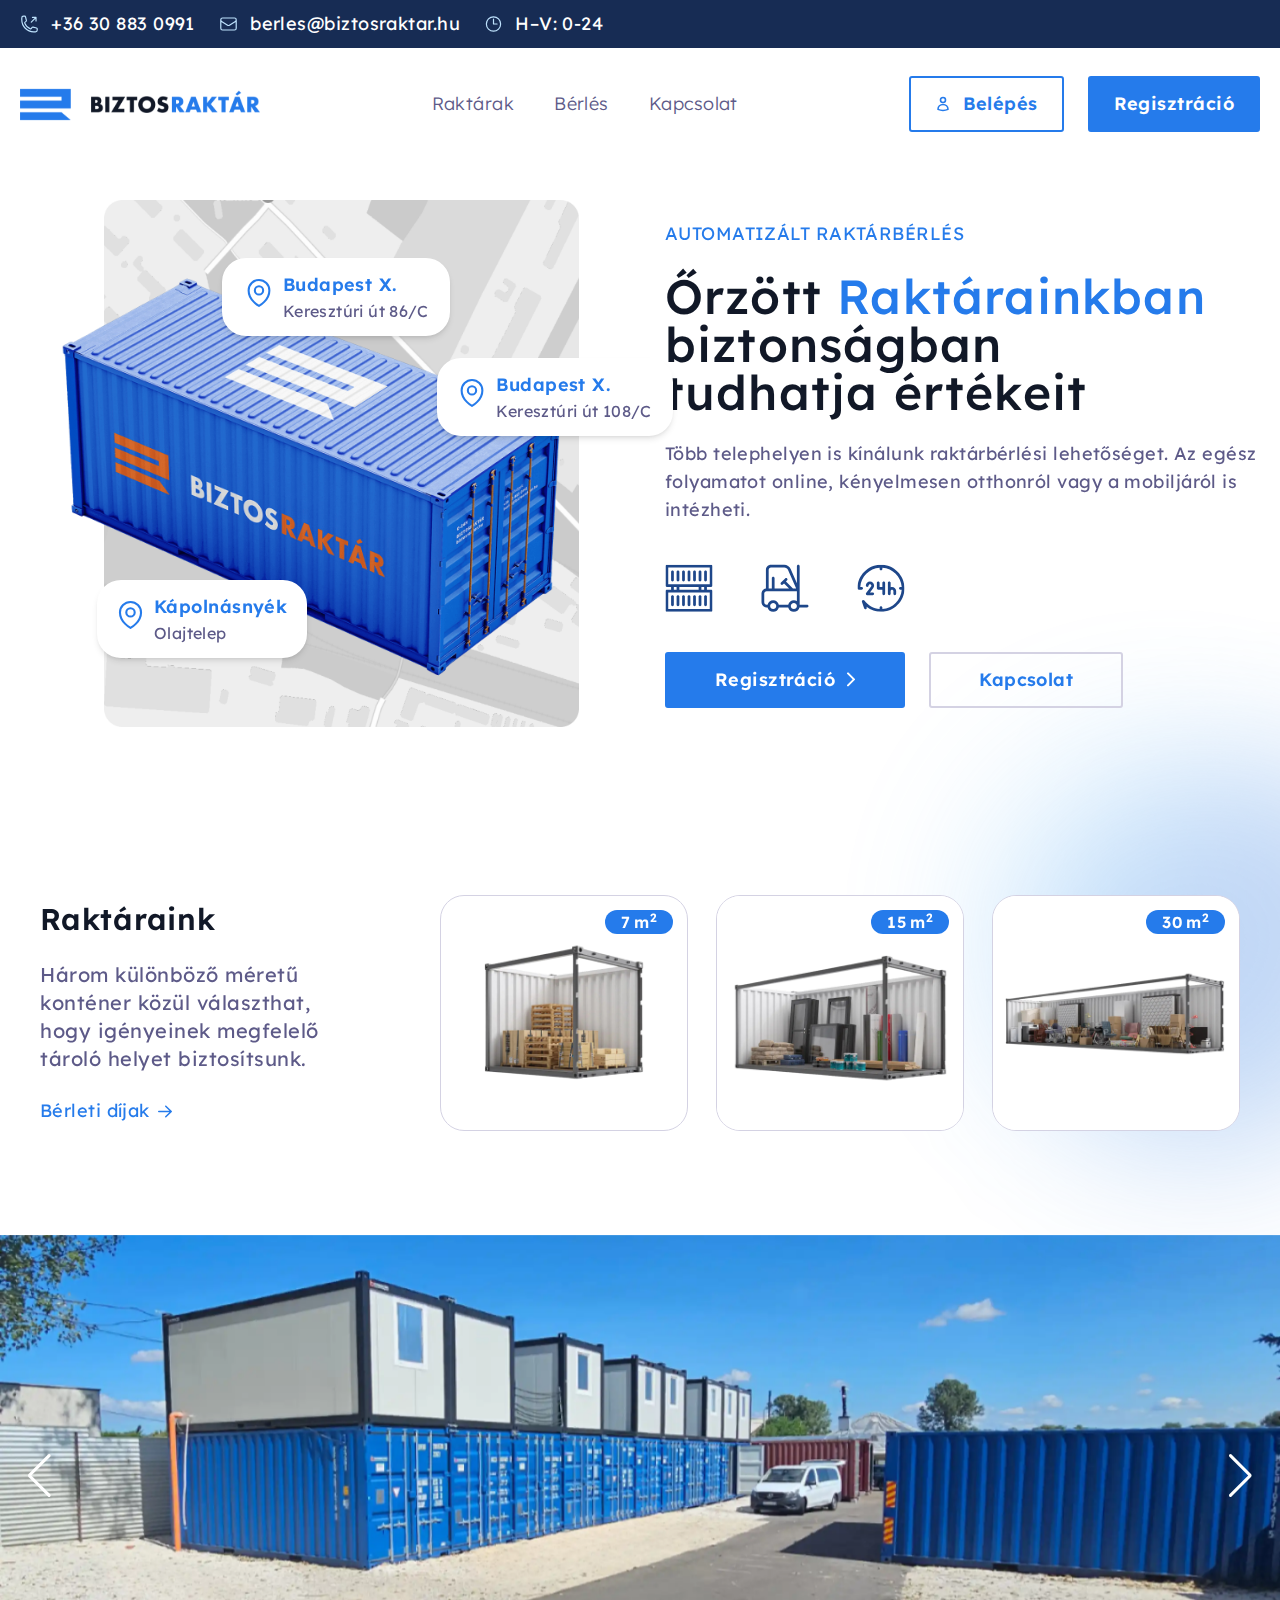
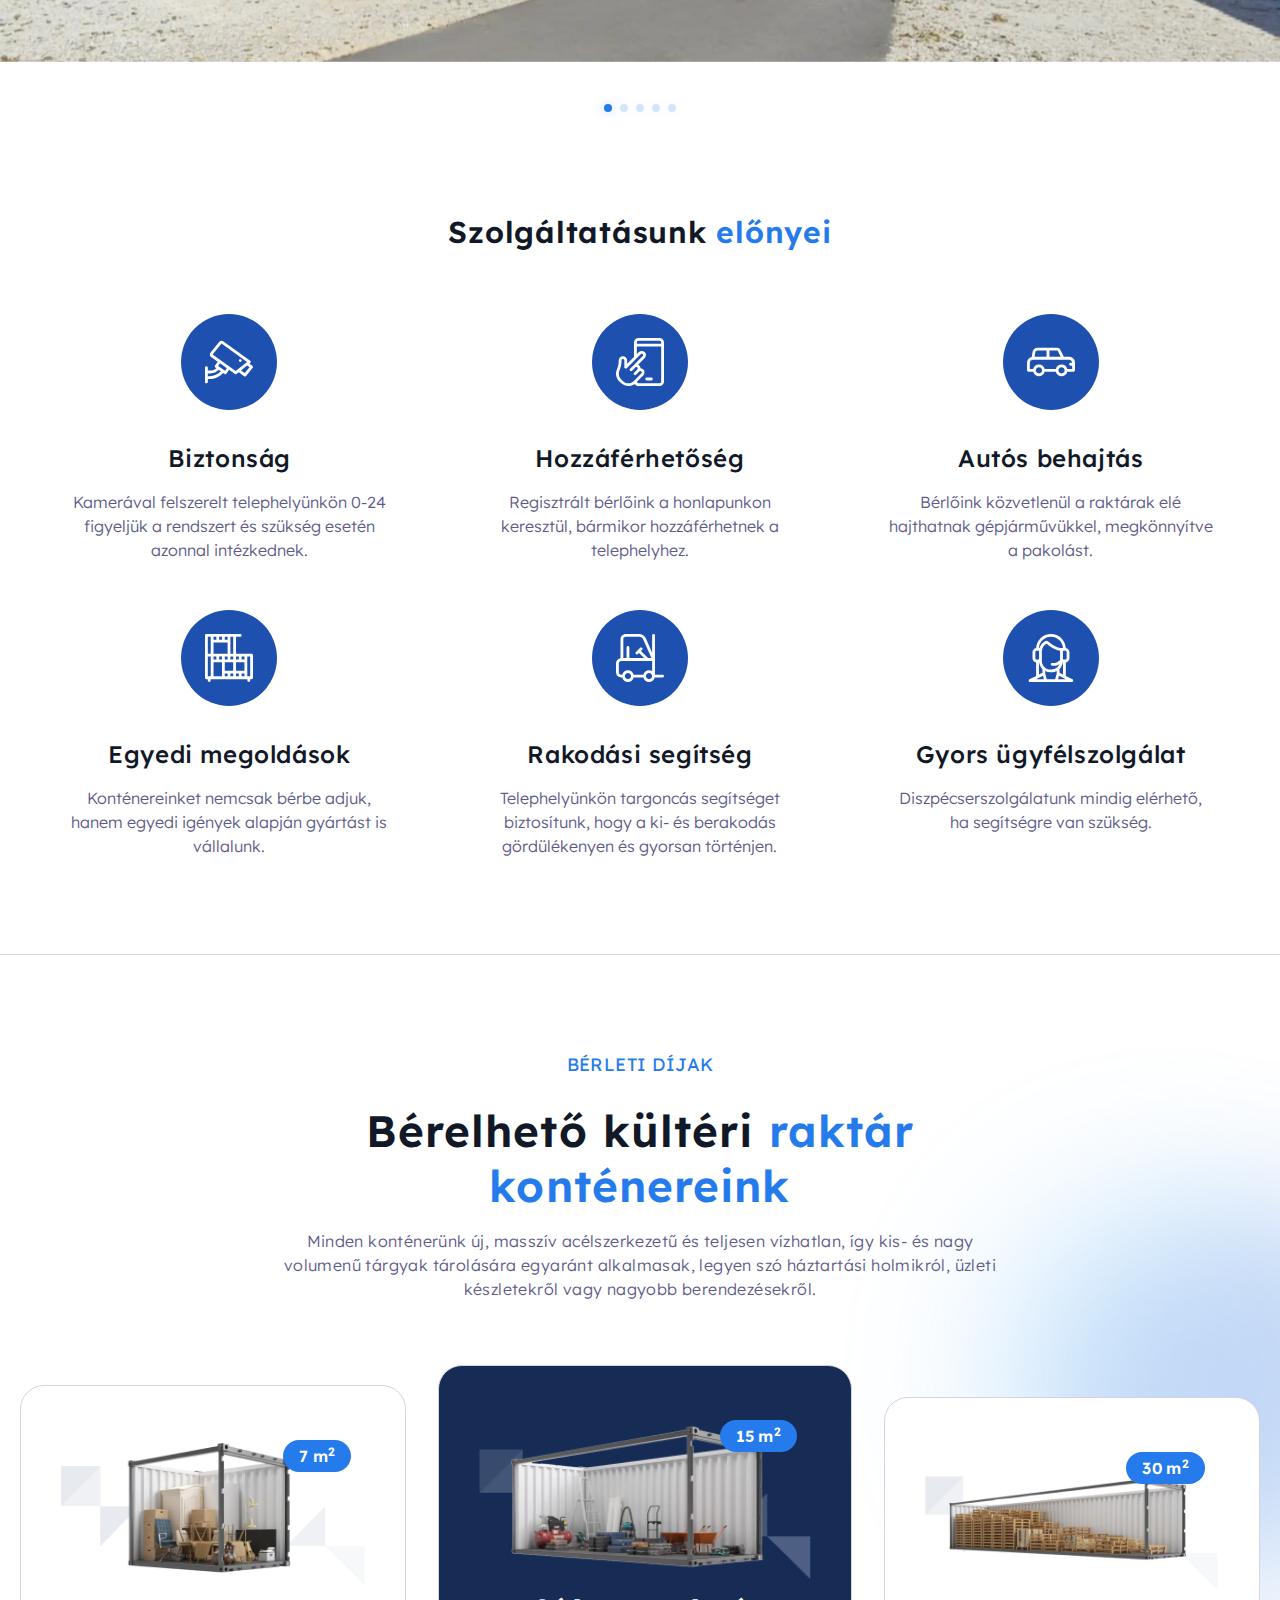
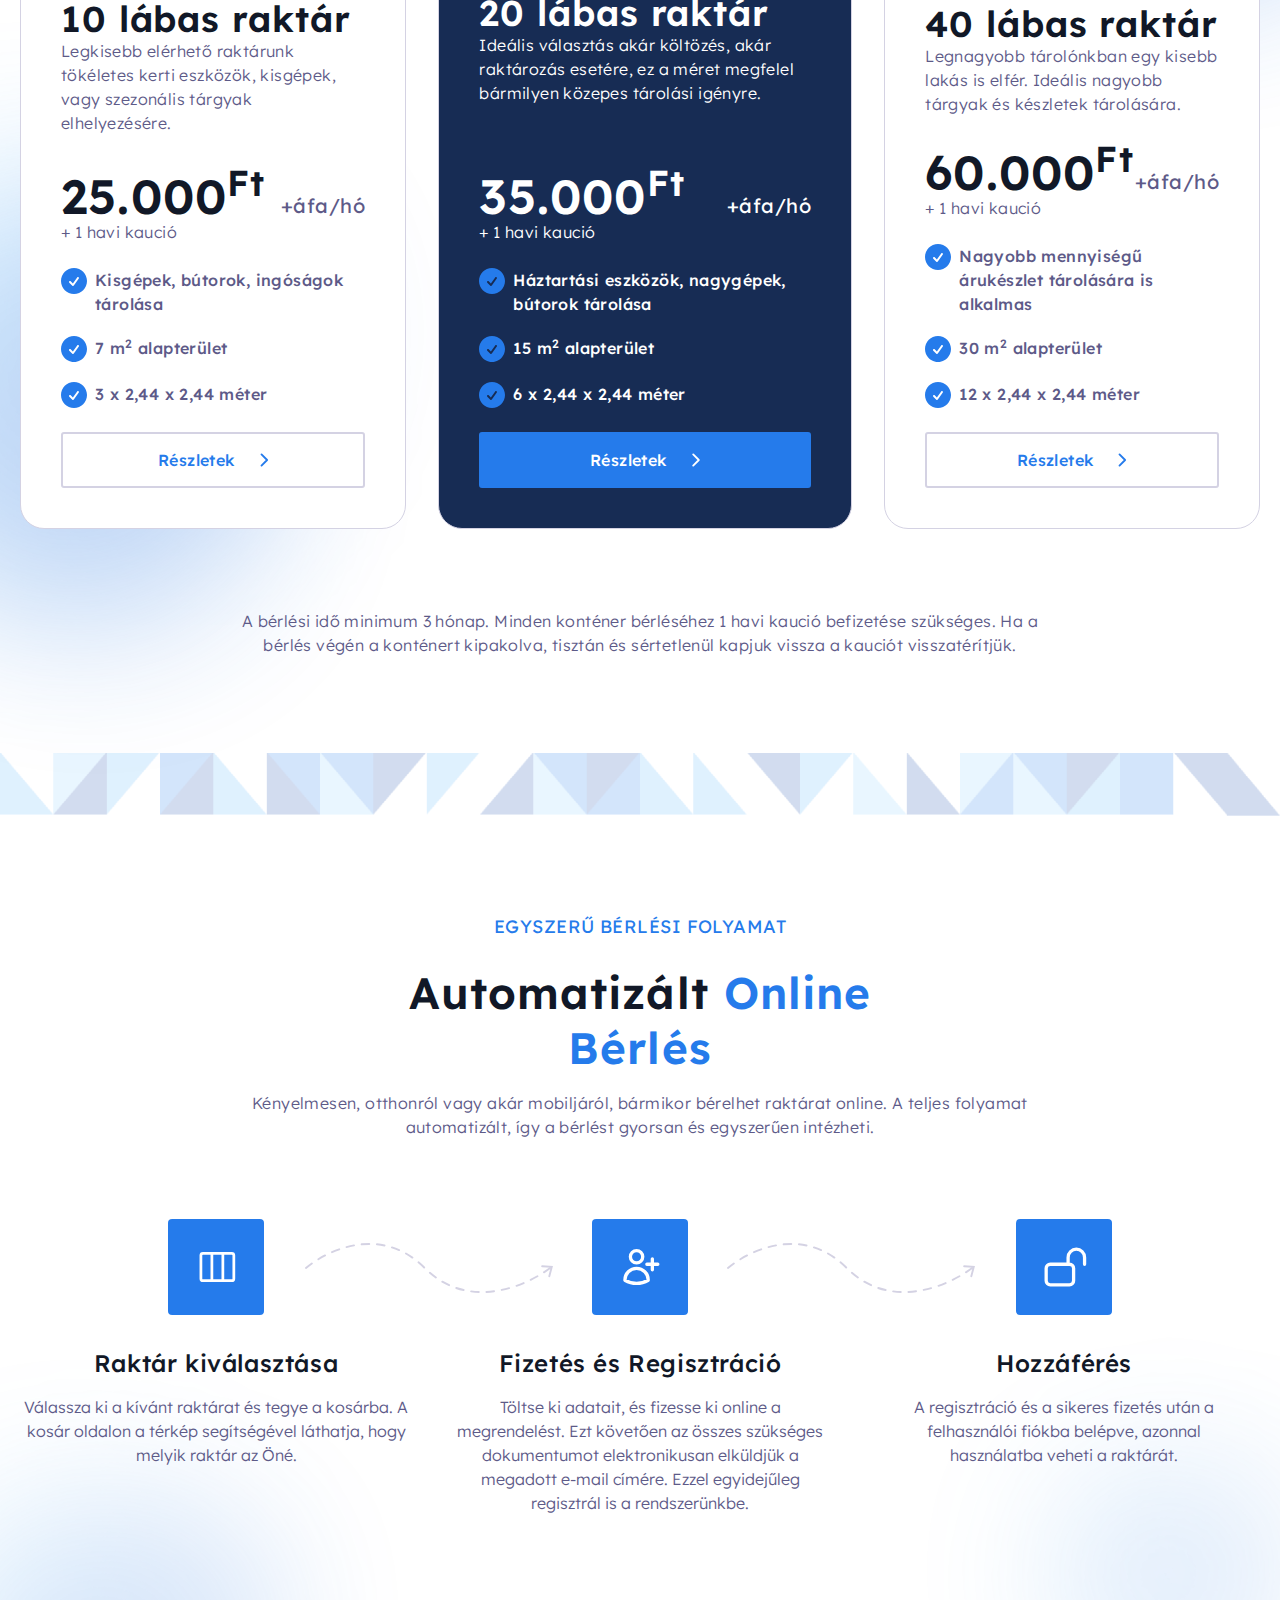
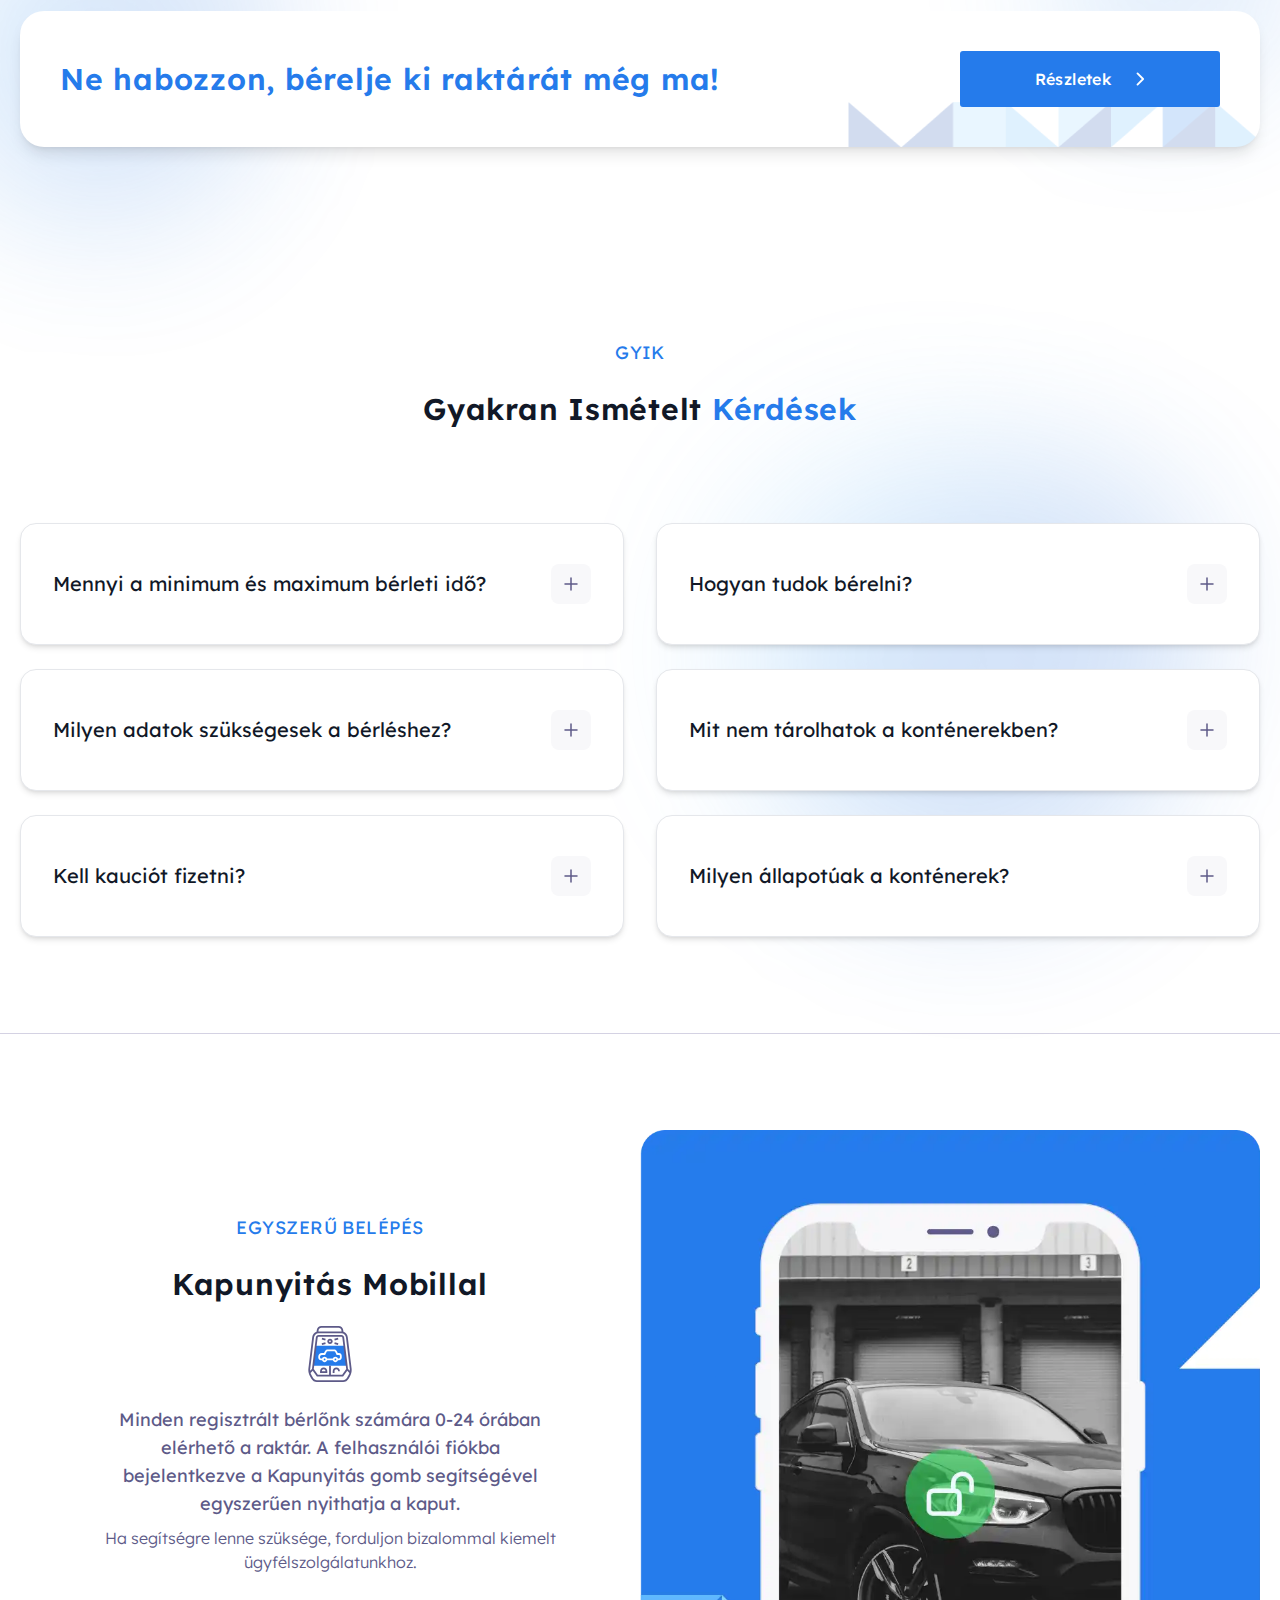
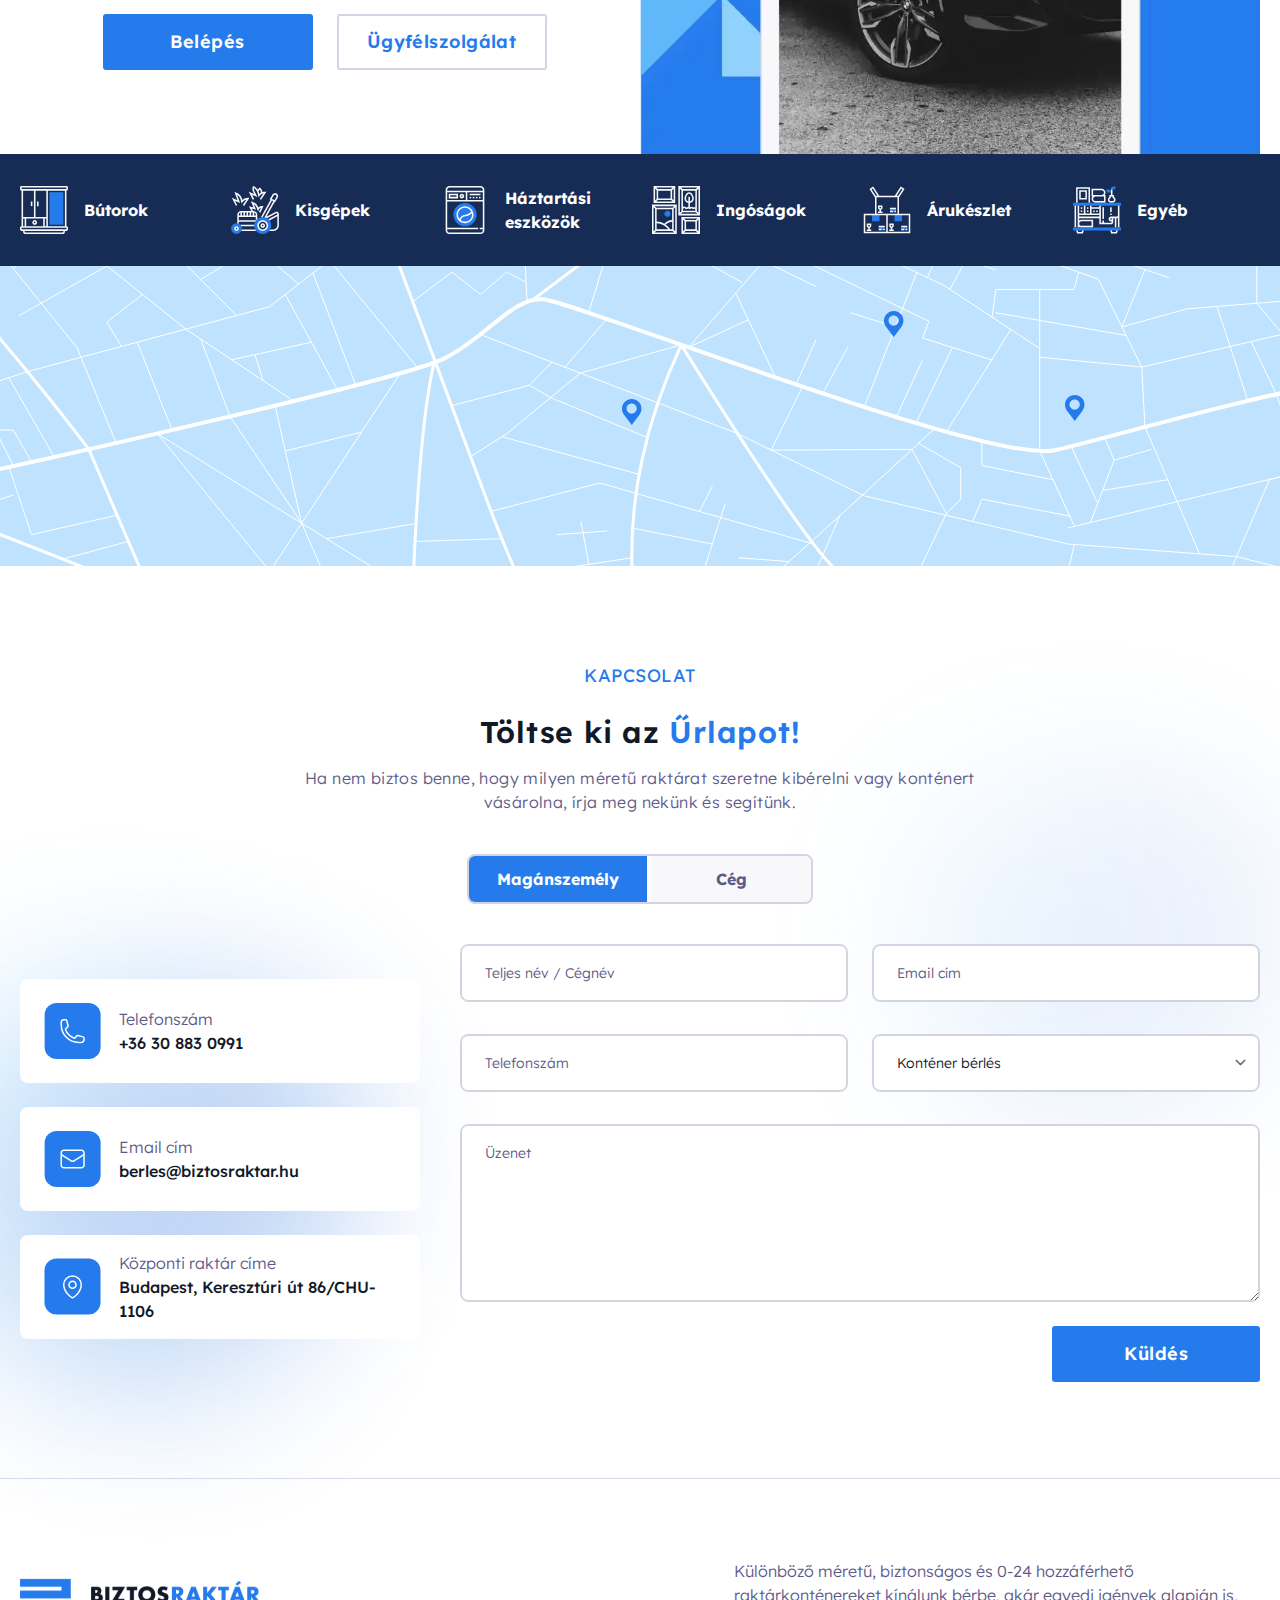
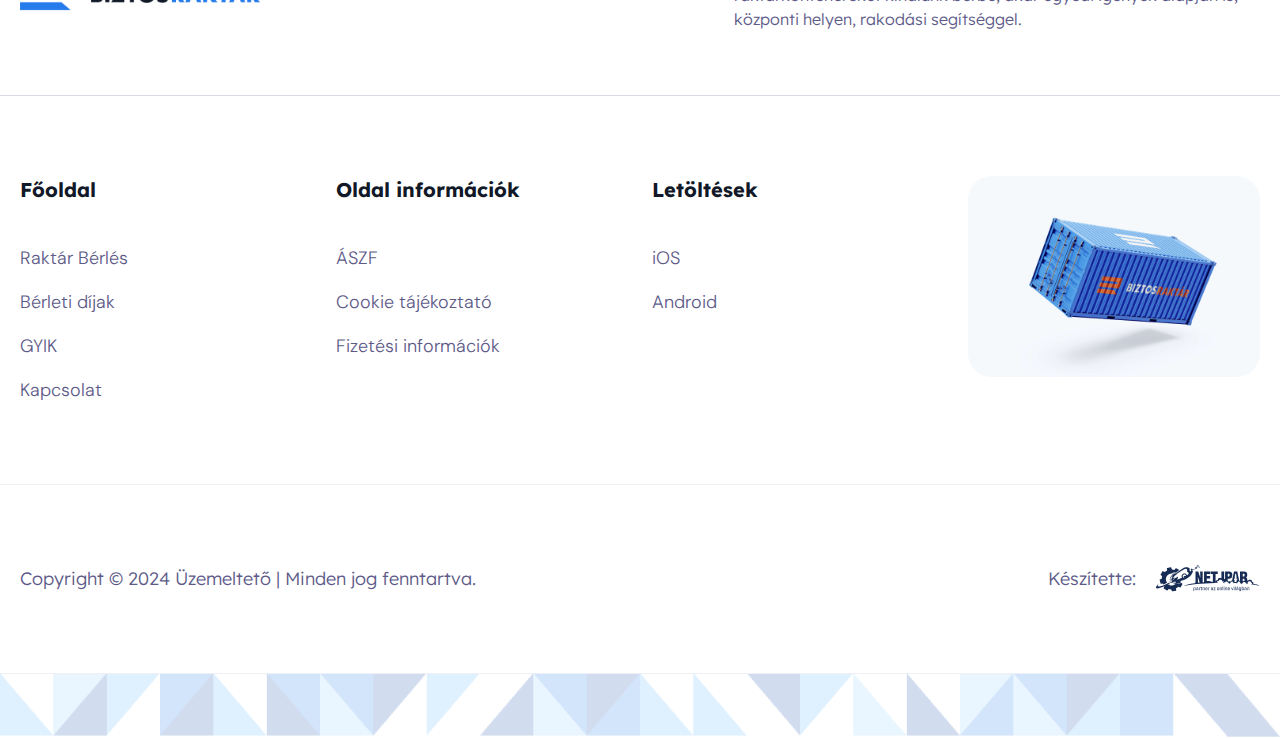
<file: index.html>
<!DOCTYPE html>
<html lang="en">
  <head>
    <meta charset="UTF-8" />
    <meta name="viewport" content="width=device-width, initial-scale=1.0" />
    <title>BIZTOSRAKTAR</title>
    <link
      href="https://fonts.googleapis.com/css2?family=DM+Sans:ital,opsz,wght@0,9..40,100..1000;1,9..40,100..1000&family=Lexend:wght@100..900&display=swap"
      rel="stylesheet"
    />
    <link
      rel="stylesheet"
      href="https://cdn.jsdelivr.net/npm/swiper@10/swiper-bundle.min.css"
    />
    <link rel="stylesheet" href="./css/style.min.css" />
  </head>

  <body class="font-lexend">
    <!-- top header start -->
    <section class="bg-midnightBlue hidden md:block">
      <div
        class="h-12 max-w-[1280px] px-5 mx-auto flex justify-start items-center space-x-6"
      >
        <a
          href="tel:+36308830991"
          class="flex items-center justify-center text-lg text-white leading-6 tracking-wide hover:text-vibrantOrange"
        >
          <img src="./img/phone.svg" alt="" class="max-h-5 max-w-5 mr-3" />+36
          30 883 0991</a
        >
        <a
          href="mailto:berles@biztosraktar.hu"
          class="flex items-center justify-center text-lg text-white leading-6 tracking-wide hover:text-vibrantOrange"
          ><img
            src="./img/envelope.svg"
            alt=""
            class="max-h-5 max-w-5 mr-3"
          />berles@biztosraktar.hu</a
        >
        <a
          href="#"
          class="flex items-center justify-center text-lg text-white leading-6 tracking-wide hover:text-vibrantOrange"
          ><img src="./img/clock.svg" alt="" class="max-h-5 max-w-5 mr-3" />H–V:
          0-24</a
        >
      </div>
    </section>
    <!-- top header end -->
    <!-- header start -->
    <header>
      <div class="max-w-[1280px] px-5 mx-auto">
        <nav class="flex justify-between items-center py-4 lg:py-7">
          <!-- usto -->
          <a href="./index.html" class="logo-container">
            <img
              src="./img/Logo.svg"
              alt="Logo"
              class="default-logo w-[70%] lg:w-[90%] xl:w-full"
            />
            <img
              src="./img/Logo-hover.svg"
              alt="Hover Logo"
              class="hover-logo w-[70%] lg:w-[90%] xl:w-full"
            />
          </a>

          <!-- Hamburger Menu (mobile) -->
          <input type="checkbox" id="menu-toggle" class="hidden" />
          <label for="menu-toggle" class="cursor-pointer block lg:hidden">
            <div class="hamburger">
              <span class="hamburger-line line-1"></span>
              <span class="hamburger-line line-2"></span>
              <span class="hamburger-line line-3"></span>
            </div>
          </label>

          <!-- Menu -->
          <ul
            class="nav-menu absolute lg:relative left-0 top-16 md:top-[110px] lg:top-auto lg:bg-transparent bg-white shadow-lg lg:shadow-none w-full lg:w-auto text-center lg:flex lg:space-x-10 transition-all duration-500 ease-in-out max-h-0 overflow-hidden lg:max-h-full text-lg text-mutedPurple font-light leading-wide tracking-wide z-50"
          >
            <li
              class="pt-6 pb-3 lg:py-0 mx-auto group flex justify-center items-center lg:hover:border-b-4 hover:border-skyBlue"
            >
              <a href="#" class="block md:inline">Raktárak</a>
            </li>
            <li
              class="pt-3 pb-3 lg:py-0 mx-auto group flex justify-center items-center lg:hover:border-b-4 hover:border-skyBlue"
            >
              <a href="#" class="block md:inline">Bérlés</a>
            </li>
            <li
              class="pt-3 pb-3 lg:py-0 mx-auto group flex justify-center items-center lg:hover:border-b-4 hover:border-skyBlue"
            >
              <a href="#" class="block md:inline">Kapcsolat</a>
            </li>

            <li
              class="pt-3 pb-6 lg:py-0 flex md:flex-row flex-col lg:hidden justify-center gap-3 mx-auto px-5"
            >
              <a
                href="#"
                class="px-6 h-11 text-base text-skyBlue hover:text-white hover:bg-midnightBlue hover:border-midnightBlue font-medium leading-6 tracking-wide border-skyBlue border-2 rounded-[3px] flex items-center justify-center"
              >
                <svg
                  class="w-4 h-4 mr-3"
                  viewBox="0 0 16 20"
                  fill="none"
                  xmlns="http://www.w3.org/2000/svg"
                >
                  <path
                    class="stroke-skyBlue group-hover:stroke-white stroke-2 stroke-round"
                    d="M11.1248 4.92542C11.1248 6.6513 9.72568 8.05042 7.99979 8.05042C6.2739 8.05042 4.87479 6.6513 4.87479 4.92542C4.87479 3.19953 6.2739 1.80042 7.99979 1.80042C9.72568 1.80042 11.1248 3.19953 11.1248 4.92542Z"
                    stroke-linecap="round"
                    stroke-linejoin="round"
                  />
                  <path
                    class="stroke-skyBlue group-hover:stroke-white stroke-2 stroke-round"
                    d="M1.75073 16.6906C1.80932 13.2895 4.58468 10.5504 7.99979 10.5504C11.415 10.5504 14.1904 13.2896 14.2488 16.6909C12.3465 17.5638 10.2301 18.0504 8.00005 18.0504C5.76978 18.0504 3.6532 17.5637 1.75073 16.6906Z"
                    stroke-linecap="round"
                    stroke-linejoin="round"
                  />
                </svg>

                Belépés
              </a>
              <a
                href="#"
                class="px-6 h-11 text-base text-white hover:text-white hover:bg-midnightBlue hover:border-midbg-midnightBlue font-medium leading-6 tracking-wide bg-skyBlue border-skyBlue border-2 rounded-[3px] flex items-center justify-center"
              >
                Regisztráció
              </a>
            </li>
          </ul>

          <div class="hidden lg:flex space-x-6">
            <a
              href="#"
              class="px-6 h-14 text-lg text-skyBlue font-semibold leading-6 tracking-wide border-skyBlue border-2 rounded-[3px] flex items-center justify-center hover:text-white hover:bg-midnightBlue hover:border-midnightBlue group"
            >
              <svg
                class="w-4 h-4 mr-3"
                viewBox="0 0 16 20"
                fill="none"
                xmlns="http://www.w3.org/2000/svg"
              >
                <path
                  class="stroke-skyBlue group-hover:stroke-white stroke-2 stroke-round"
                  d="M11.1248 4.92542C11.1248 6.6513 9.72568 8.05042 7.99979 8.05042C6.2739 8.05042 4.87479 6.6513 4.87479 4.92542C4.87479 3.19953 6.2739 1.80042 7.99979 1.80042C9.72568 1.80042 11.1248 3.19953 11.1248 4.92542Z"
                  stroke-linecap="round"
                  stroke-linejoin="round"
                />
                <path
                  class="stroke-skyBlue group-hover:stroke-white stroke-2 stroke-round"
                  d="M1.75073 16.6906C1.80932 13.2895 4.58468 10.5504 7.99979 10.5504C11.415 10.5504 14.1904 13.2896 14.2488 16.6909C12.3465 17.5638 10.2301 18.0504 8.00005 18.0504C5.76978 18.0504 3.6532 17.5637 1.75073 16.6906Z"
                  stroke-linecap="round"
                  stroke-linejoin="round"
                />
              </svg>
              Belépés</a
            >
            <a
              href="#"
              class="px-6 h-14 text-lg text-white font-semibold leading-6 tracking-wide bg-skyBlue border-skyBlue border-2 rounded-[3px] flex items-center justify-center hover:text-white hover:bg-midnightBlue hover:border-midnightBlue"
              >Regisztráció</a
            >
          </div>
        </nav>
      </div>
    </header>
    <!-- header end -->
    <!-- main start -->
    <main>
      <!-- hero start -->
      <section class="pt-7 pb-8 lg:pt-10 lg:pb-16" id="hero">
        <div
          class="px-5 max-w-[1440px] mx-auto flex flex-col lg:flex-row justify-between md:items-center relative z-30"
        >
          <!-- top -->
          <div
            class="w-full lg:w-[48%] xl:w-[48%] 2xl:w-[47%] 3xl:w-[55%] relative 3xl:-ml-[8%] lg:pr-9"
          >
            <div class="relative w-full h-auto flex justify-end">
              <!-- First image (smaller size) -->
              <img
                src="./img/map.png"
                alt=""
                class="w-full lg:w-[80%] xl:w-[85%] 2xl:w-[85%] h-auto"
              />

              <!-- Second image (overlayed larger image) -->
              <img
                src="./img/map-container.png"
                alt=""
                class="absolute -top-[2%] right-0 w-full lg:w-[95%] xl:w-[95%] 2xl:w-[95%] h-full z-10"
              />
            </div>

            <!-- items 1 -->
            <a
              href="#"
              class="p-4 md:p-5 flex justify-start md:justify-center items-center shadow-md w-[188px] md:w-[228px] h-[66px] md:h-[78px] rounded-3xl absolute top-[10%] left-[10%] sm:top-[10%] sm:left-[10%] md:top-[17%] md:left-[34%] lg:top-[8%] lg:left-[32%] xl:top-[11%] xl:left-[34%] bg-white z-30"
            >
              <img
                src="./img/location.svg"
                alt=""
                class="-mt-[14px] md:-mt-[8px] w-5 h-5 md:w-7 md:h-7"
              />
              <div class="ml-[6px] md:ml-[10px]">
                <h3
                  class="text-base lg:text-lg font-semibold text-skyBlue leading-5 tracking-wide"
                >
                  Budapest X.
                </h3>
                <p
                  class="text-sm md:text-base text-mutedPurple leading-6 tracking-wide"
                >
                  Keresztúri út 86/C
                </p>
              </div>
            </a>
            <!-- items 2 -->
            <a
              href="#"
              class="p-4 md:p-5 flex justify-start md:justify-center items-center shadow-md w-[195px] md:w-[236px] h-[66px] md:h-[78px] rounded-3xl absolute top-[35%] left-[38%] md:top-[30%] md:left-[70%] lg:top-[30%] lg:left-[55%] xl:left-[70%] bg-white z-30"
            >
              <img
                src="./img/location.svg"
                alt=""
                class="-mt-[14px] md:-mt-[8px] w-5 h-5 md:w-7 md:h-7"
              />
              <div class="ml-[6px] md:ml-[10px]">
                <h3
                  class="text-base lg:text-lg font-semibold text-skyBlue leading-5 tracking-wide"
                >
                  Budapest X.
                </h3>
                <p
                  class="text-sm md:text-base text-mutedPurple leading-6 tracking-wide"
                >
                  Keresztúri út 108/C
                </p>
              </div>
            </a>
            <!-- items 3 -->
            <a
              href="#"
              class="p-4 md:p-5 flex justify-start md:justify-center items-center shadow-md w-[180px] md:w-[210px] h-[66px] md:h-[78px] rounded-3xl absolute top-[75%] left-[2%] sm:top-[73%] sm:left-[3%] md:top-[73%] md:left-[0%] lg:top-[80%] lg:left-[5%] xl:top-[72%] xl:left-[13%] bg-white z-30"
            >
              <img
                src="./img/location.svg"
                alt=""
                class="-mt-[14px] md:-mt-[8px] w-5 h-5 md:w-7 md:h-7"
              />
              <div class="ml-[6px] md:ml-[10px]">
                <h3
                  class="text-base lg:text-lg font-semibold text-skyBlue leading-5 tracking-wide"
                >
                  Kápolnásnyék
                </h3>
                <p
                  class="text-sm md:text-base text-mutedPurple leading-6 tracking-wide"
                >
                  Olajtelep
                </p>
              </div>
            </a>
          </div>
          <!-- bottom -->
          <div class="w-full lg:w-[48%] pt-10 lg:pt-0">
            <div class="flex flex-col gap-4 md:gap-6">
              <h2
                class="text-base md:text-lg text-skyBlue leading-6 tracking-wide"
              >
                AUTOMATIZÁLT RAKTÁRBÉRLÉS
              </h2>
              <h1
                class="text-2xl lg:text-[2.5rem] xl:text-5xl font-medium text-[#111827] leading-[1.5rem] tracking-wide max-w-full lg:max-w-[550px]"
              >
                Őrzött
                <span class="text-skyBlue">Raktárainkban</span> biztonságban
                tudhatja értékeit
              </h1>
              <p
                class="lg:max-w-[600px] text-base md:text-lg text-mutedPurple leading-6 tracking-wide"
              >
                Több telephelyen is kínálunk raktárbérlési lehetőséget. Az egész
                folyamatot online, kényelmesen otthonról vagy a mobiljáról is
                intézheti.
              </p>
              <div
                class="flex justify-center md:justify-start items-center gap-6 md:gap-12 my-4"
              >
                <img
                  src="./img/container.svg"
                  alt=""
                  class="w-10 h-10 md:w-12 md:h-12"
                />
                <img
                  src="./img/crain.svg"
                  alt=""
                  class="w-10 h-10 md:w-12 md:h-12"
                />
                <img
                  src="./img/time.svg"
                  alt=""
                  class="w-10 h-10 md:w-12 md:h-12"
                />
              </div>
              <div class="flex flex-col md:flex-row gap-3 md:gap-6">
                <a
                  href="#"
                  class="px-12 h-14 text-base md:text-lg text-white font-semibold leading-6 tracking-wide bg-skyBlue border-[#257BEB] border-2 rounded-[3px] flex items-center justify-center hover:text-white hover:bg-[#1E478A] hover:border-[#1E478A]"
                  >Regisztráció<img
                    src="./img/arrow-right.svg"
                    alt=""
                    class="max-w-3 max-h-4 ml-3"
                /></a>
                <a
                  href="#"
                  class="px-12 h-14 text-base md:text-lg text-skyBlue font-semibold leading-6 tracking-wide bg-transparent border-lavenderGray border-2 rounded-[3px] flex items-center justify-center hover:text-white hover:bg-skyBlue"
                  >Kapcsolat</a
                >
              </div>
            </div>
          </div>
        </div>
      </section>
      <!-- hero end -->
      <!-- warehouse start -->
      <section class="py-8 lg:py-[104px] relative z-10" id="warehouse">
        <div
          class="px-5 max-w-[1240px] mx-auto flex flex-col lg:flex-row justify-between items-center relative z-30"
        >
          <!-- top -->
          <div class="w-full lg:w-1/3 flex items-center">
            <div class="space-y-4 lg:space-y-6">
              <h2
                class="text-2xl lg:text-3xl font-semibold text-deepGray tracking-wide"
              >
                Raktáraink
              </h2>
              <p
                class="text-base lg:text-xl font-normal text-mutedPurple tracking-wide max-w-full lg:max-w-[300px]"
              >
                Három különböző méretű konténer közül választhat, hogy
                igényeinek megfelelő tároló helyet biztosítsunk.
              </p>
              <a
                href="#"
                class="text-base lg:text-lg font-normal text-skyBlue hover:text-midnightBlue group tracking-wide flex items-center gap-2 hover:underline-offset-4 hover:underline"
              >
                Bérleti díjak
                <svg
                  class="w-3.5 h-3.25"
                  viewBox="0 0 14 13"
                  fill="none"
                  xmlns="http://www.w3.org/2000/svg"
                >
                  <path
                    class="fill-[#257BEB] group-hover:fill-midnightBlue"
                    fill-rule="evenodd"
                    clip-rule="evenodd"
                    d="M-2.62268e-07 6.5C-2.80374e-07 6.08579 0.335786 5.75 0.75 5.75L11.3879 5.75L7.23017 1.79062C6.93159 1.50353 6.92228 1.02875 7.20937 0.730167C7.49647 0.431589 7.97125 0.422279 8.26983 0.709374L13.7698 5.95937C13.9169 6.10078 14 6.29599 14 6.5C14 6.70401 13.9169 6.89922 13.7698 7.04062L8.26983 12.2906C7.97125 12.5777 7.49647 12.5684 7.20938 12.2698C6.92228 11.9713 6.93159 11.4965 7.23017 11.2094L11.3879 7.25L0.75 7.25C0.335786 7.25 -2.44163e-07 6.91421 -2.62268e-07 6.5Z"
                  />
                </svg>
              </a>
            </div>
          </div>
          <!-- bottom -->
          <div
            class="w-full lg:w-2/3 flex flex-col md:flex-row items-center justify-end gap-6 lg:gap-7 mt-9 lg:mt-0"
          >
            <div
              class="border-[1px] bg-white border-lavenderGray hover:border-skyBlue rounded-3xl flex justify-center items-center relative w-full h-full md:max-w-[263px] md:max-h-[250px]"
            >
              <img
                src="./img/warehouse-01.png"
                alt=""
                class="object-cover w-full h-full"
              />
              <div
                class="absolute top-[14px] right-[14px] flex justify-center items-center text-base font-semibold text-white leading-none tracking-wide bg-skyBlue px-4 py-[4px] rounded-full gap-1"
              >
                <p>7</p>
                <p>m<sup>2</sup></p>
              </div>
            </div>

            <div
              class="border-[1px] bg-white border-lavenderGray hover:border-skyBlue rounded-3xl flex justify-center items-center relative w-full h-full md:max-w-[263px] md:max-h-[250px]"
            >
              <img
                src="./img/warehouse-02.png"
                alt=""
                class="object-cover w-full h-full"
              />
              <div
                class="absolute top-[14px] right-[14px] flex justify-center items-center text-base font-semibold text-white tracking-wide bg-skyBlue px-4 py-[4px] leading-none rounded-full gap-1"
              >
                <p>15</p>
                <p>m<sup>2</sup></p>
              </div>
            </div>

            <div
              class="border-[1px] bg-white border-lavenderGray hover:border-skyBlue rounded-3xl flex justify-center items-center relative w-full h-full md:max-w-[263px] md:max-h-[250px]"
            >
              <img
                src="./img/warehouse-03.png"
                alt=""
                class="object-cover w-full h-full"
              />
              <div
                class="absolute top-[14px] right-[14px] flex justify-center items-center text-base font-semibold text-white leading-none tracking-wide bg-skyBlue px-4 py-[4px] rounded-full gap-1"
              >
                <p>30</p>
                <p>m<sup>2</sup></p>
              </div>
            </div>
          </div>
        </div>
        <div class="absolute right-0 -bottom-20">
          <img src="./img/shadow.svg" alt="" />
        </div>
      </section>
      <!-- warehouse end -->

      <!-- slider start -->
      <section class="z-30">
        <div class="swiper mySwiper min-h-[250px] lg:min-h-[480px] relative">
          <div class="swiper-wrapper pb-14">
            <div class="swiper-slide">
              <img
                src="./img/slider-01.webp"
                alt=""
                class="object-cover w-full"
              />
            </div>
            <div class="swiper-slide">
              <img
                src="./img/slider-02.webp"
                alt=""
                class="object-cover w-full"
              />
            </div>
            <div class="swiper-slide">
              <img
                src="./img/slider-03.webp"
                alt=""
                class="object-cover w-full"
              />
            </div>
            <div class="swiper-slide">
              <img
                src="./img/slider-04.webp"
                alt=""
                class="object-cover w-full"
              />
            </div>
            <div class="swiper-slide">
              <img
                src="./img/slider-05.webp"
                alt=""
                class="object-cover w-full"
              />
            </div>
          </div>
          <div class="swiper-button-next"></div>
          <div class="swiper-button-prev"></div>
          <div class="swiper-pagination"></div>
        </div>
      </section>

      <!-- slider end -->
      <!-- services start -->
      <section class="py-8 lg:py-24" id="services">
        <div class="px-5 max-w-[1240px] mx-auto">
          <h2
            class="text-2xl lg:text-3xl font-semibold text-deepGray tracking-wide text-center mb-12 lg:mb-16"
          >
            Szolgáltatásunk <span class="text-skyBlue">előnyei</span>
          </h2>
          <!-- cards -->
          <div
            class="grid grid-cols-1 md:grid-cols-2 lg:grid-cols-3 md:gap-x-8 md:gap-y-12 md:space-y-0 space-y-8"
          >
            <!-- item 1 -->
            <div class="flex flex-col items-center justify-start gap-2">
              <img
                src="./img/services-01.svg"
                alt=""
                class="w-20 h-20 lg:w-24 lg:h-24"
              />
              <h3
                class="text-xl lg:text-2xl font-medium text-deepGray tracking-wide text-center pt-3 pb-1 md:pt-6 md:pb-2"
              >
                Biztonság
              </h3>
              <p
                class="w-full lg:max-w-[324px] text-base font-light text-center text-mutedPurple"
              >
                Kamerával felszerelt telephelyünkön 0-24 figyeljük a rendszert
                és szükség esetén azonnal intézkednek.
              </p>
            </div>
            <!-- item 2 -->
            <div class="flex flex-col items-center justify-start gap-2">
              <img
                src="./img/services-02.svg"
                alt=""
                class="w-20 h-20 lg:w-24 lg:h-24"
              />
              <h3
                class="text-xl lg:text-2xl font-medium text-deepGray tracking-wide text-center pt-3 pb-1 md:pt-6 md:pb-2"
              >
                Hozzáférhetőség
              </h3>
              <p
                class="w-full lg:max-w-[324px] text-base font-light text-center text-mutedPurple"
              >
                Regisztrált bérlőink a honlapunkon keresztül, bármikor
                hozzáférhetnek a telephelyhez.
              </p>
            </div>
            <!-- item 3 -->
            <div class="flex flex-col items-center justify-start gap-2">
              <img
                src="./img/services-03.svg"
                alt=""
                class="w-20 h-20 lg:w-24 lg:h-24"
              />
              <h3
                class="text-xl lg:text-2xl font-medium text-deepGray tracking-wide text-center pt-3 pb-1 md:pt-6 md:pb-2"
              >
                Autós behajtás
              </h3>
              <p
                class="w-full lg:max-w-[324px] text-base font-light text-center text-mutedPurple"
              >
                Bérlőink közvetlenül a raktárak elé hajthatnak gépjárművükkel,
                megkönnyítve a pakolást.
              </p>
            </div>
            <!-- item 4 -->
            <div class="flex flex-col items-center justify-start gap-2">
              <img
                src="./img/services-04.svg"
                alt=""
                class="w-20 h-20 lg:w-24 lg:h-24"
              />
              <h3
                class="text-xl lg:text-2xl font-medium text-deepGray tracking-wide text-center pt-3 pb-1 md:pt-6 md:pb-2"
              >
                Egyedi megoldások
              </h3>
              <p
                class="w-full lg:max-w-[324px] text-base font-light text-center text-mutedPurple"
              >
                Konténereinket nemcsak bérbe adjuk, hanem egyedi igények alapján
                gyártást is vállalunk.
              </p>
            </div>
            <!-- item 5 -->
            <div class="flex flex-col items-center justify-start gap-2">
              <img
                src="./img/services-05.svg"
                alt=""
                class="w-20 h-20 lg:w-24 lg:h-24"
              />
              <h3
                class="text-xl lg:text-2xl font-medium text-deepGray tracking-wide text-center pt-3 pb-1 md:pt-6 md:pb-2"
              >
                Rakodási segítség
              </h3>
              <p
                class="w-full lg:max-w-[324px] text-base font-light text-center text-mutedPurple"
              >
                Telephelyünkön targoncás segítséget biztosítunk, hogy a ki- és
                berakodás gördülékenyen és gyorsan történjen.
              </p>
            </div>
            <!-- item 6 -->
            <div class="flex flex-col items-center justify-start gap-2">
              <img
                src="./img/services-06.svg"
                alt=""
                class="w-20 h-20 lg:w-24 lg:h-24"
              />
              <h3
                class="text-xl lg:text-2xl font-medium text-deepGray tracking-wide text-center pt-3 pb-1 md:pt-6 md:pb-2"
              >
                Gyors ügyfélszolgálat
              </h3>
              <p
                class="w-full lg:max-w-[324px] text-base font-light text-center text-mutedPurple"
              >
                Diszpécserszolgálatunk mindig elérhető, ha segítségre van
                szükség.
              </p>
            </div>
          </div>
        </div>
      </section>
      <!-- services end -->
      <!-- line start -->
      <div
        class="px-5 max-w-[1280px] mx-auto border-b-[1px] border-lavenderGray"
      ></div>
      <!-- line end -->
      <!-- rent start -->
      <section class="py-8 lg:py-24 relative" id="rent">
        <div
          class="px-5 max-w-[1280px] mx-auto border-b-1 border-lavenderGray z-20"
        >
          <!-- content -->
          <div class="relative z-30">
            <p
              class="text-base lg:text-lg font-normal text-skyBlue leading-normal tracking-wide text-center"
            >
              BÉRLETI DÍJAK
            </p>
            <h2
              class="max-w-[560px] mx-auto text-2xl lg:text-[44px] font-semibold text-deepGray leading-tight tracking-wide text-center pt-3 pb-4 lg:pt-6 lg:pb-4"
            >
              Bérelhető kültéri
              <span class="text-skyBlue">raktár konténereink</span>
            </h2>
            <p
              class="max-w-[730px] mx-auto text-base font-light text-mutedPurple leading-normal tracking-wide text-center"
            >
              Minden konténerünk új, masszív acélszerkezetű és teljesen
              vízhatlan, így kis- és nagy volumenű tárgyak tárolására egyaránt
              alkalmasak, legyen szó háztartási holmikról, üzleti készletekről
              vagy nagyobb berendezésekről.
            </p>
          </div>
          <!-- prices -->
          <div
            class="flex flex-col xl:flex-row gap-8 mt-10 lg:mt-16 relative z-30"
          >
            <!-- card 1 -->
            <div
              class="flex flex-col p-5 lg:p-10 bg-white border-[1px] border-lavenderGray rounded-3xl gap-8 flex-grow mt-0 md:mt-5"
            >
              <!-- top -->
              <div class="flex-grow">
                <!-- img -->
                <div class="mb-2 relative">
                  <img
                    src="./img/price-01.png"
                    alt=""
                    class="w-full object-fill object-center"
                  />
                  <div
                    class="absolute top-[14px] right-[14px] flex justify-center items-center text-sm md:text-base font-semibold text-white tracking-wide bg-skyBlue px-4 py-[4px] rounded-full gap-1"
                  >
                    <p>7</p>
                    <p>m<sup>2</sup></p>
                  </div>
                </div>
                <!-- text -->
                <div>
                  <h3
                    class="text-2xl lg:text-4xl text-deepGray font-semibold leading-snug tracking-wide"
                  >
                    10 lábas raktár
                  </h3>
                  <p
                    class="text-base font-light text-mutedPurple leading-normal tracking-wide"
                  >
                    Legkisebb elérhető raktárunk tökéletes kerti eszközök,
                    kisgépek, vagy szezonális tárgyak elhelyezésére.
                  </p>
                </div>
              </div>
              <!-- bottom -->
              <div>
                <div class="flex justify-between items-end">
                  <h3
                    class="text-3xl lg:text-5xl text-deepGray font-semibold leading-none tracking-wide"
                  >
                    25.000<sup>Ft</sup>
                  </h3>
                  <p
                    class="text-lg lg:text-xl font-normal text-mutedPurple leading-normal tracking-wide"
                  >
                    +áfa/hó
                  </p>
                </div>
                <p
                  class="text-sm lg:text-base font-light text-mutedPurple leading-normal tracking-wide pb-6"
                >
                  + 1 havi kaució
                </p>
                <ul class="space-y-5 pb-6">
                  <li class="flex justify-start items-start gap-2">
                    <img
                      src="./img/check-white.svg"
                      alt=""
                      class="w-[24px] h-[24px] lg:w-[26px] lg:h-[26px]"
                    />
                    <p
                      class="text-base font-medium text-mutedPurple leading-normal tracking-wide"
                    >
                      Kisgépek, bútorok, ingóságok tárolása
                    </p>
                  </li>
                  <li class="flex justify-start items-start gap-2">
                    <img
                      src="./img/check-white.svg"
                      alt=""
                      class="w-[24px] h-[24px] lg:w-[26px] lg:h-[26px]"
                    />
                    <p
                      class="text-base font-medium text-mutedPurple leading-normal tracking-wide"
                    >
                      7 m<sup>2</sup> alapterület
                    </p>
                  </li>
                  <li class="flex justify-start items-start gap-2">
                    <img
                      src="./img/check-white.svg"
                      alt=""
                      class="w-[24px] h-[24px] lg:w-[26px] lg:h-[26px]"
                    />
                    <p
                      class="text-base font-medium text-mutedPurple leading-normal tracking-wide"
                    >
                      3 x 2,44 x 2,44 méter
                    </p>
                  </li>
                </ul>
                <button
                  class="w-full h-12 lg:h-14 flex justify-center items-center border-2 border-lavenderGray rounded-[3px] text-base font-medium text-skyBlue hover:border-midnightBlue hover:text-white hover:bg-midnightBlue leading-normal tracking-wide gap-6 group"
                >
                  Részletek
                  <svg
                    class="w-2.5 h-3.5"
                    viewBox="0 0 9 15"
                    fill="none"
                    xmlns="http://www.w3.org/2000/svg"
                  >
                    <path
                      class="stroke-[#257BEB] group-hover:stroke-white stroke-2 stroke-rounded"
                      d="M1.83325 13.5L7.83325 7.5L1.83325 1.5"
                      stroke-linecap="round"
                      stroke-linejoin="round"
                    />
                  </svg>
                </button>
              </div>
            </div>

            <!-- card 2 (taller) -->
            <div
              class="flex flex-col p-5 lg:p-10 bg-midnightBlue border-[1px] border-lavenderGray rounded-3xl gap-8 flex-grow min-h-[600px]"
            >
              <!-- top -->
              <div class="flex-grow">
                <!-- img -->
                <div class="mb-2 relative">
                  <img
                    src="./img/price-02.png"
                    alt=""
                    class="w-full object-fill object-center"
                  />
                  <div
                    class="absolute top-[14px] right-[14px] flex justify-center items-center text-sm md:text-base font-semibold text-white tracking-wide bg-skyBlue px-4 py-[4px] rounded-full gap-1"
                  >
                    <p>15</p>
                    <p>m<sup>2</sup></p>
                  </div>
                </div>
                <!-- text -->
                <div>
                  <h3
                    class="text-2xl lg:text-4xl text-white font-semibold leading-snug tracking-wide"
                  >
                    20 lábas raktár
                  </h3>
                  <p
                    class="text-base font-light text-white leading-normal tracking-wide"
                  >
                    Ideális választás akár költözés, akár raktározás esetére, ez
                    a méret megfelel bármilyen közepes tárolási igényre.
                  </p>
                </div>
              </div>
              <!-- bottom (aligned) -->
              <div>
                <div class="flex justify-between items-end">
                  <h3
                    class="text-3xl lg:text-5xl text-white font-semibold leading-none tracking-wide"
                  >
                    35.000<sup>Ft</sup>
                  </h3>
                  <p
                    class="text-lg lg:text-xl font-normal text-white leading-normal tracking-wide"
                  >
                    +áfa/hó
                  </p>
                </div>
                <p
                  class="text-sm lg:text-base font-light text-white leading-normal tracking-wide pb-6"
                >
                  + 1 havi kaució
                </p>
                <ul class="space-y-5 pb-6">
                  <li class="flex justify-start items-start gap-2">
                    <img
                      src="./img/check-white.svg"
                      alt=""
                      class="w-[24px] h-[24px] lg:w-[26px] lg:h-[26px]"
                    />
                    <p
                      class="text-base font-medium text-white leading-normal tracking-wide"
                    >
                      Háztartási eszközök, nagygépek, bútorok tárolása
                    </p>
                  </li>
                  <li class="flex justify-start items-start gap-2">
                    <img
                      src="./img/check-white.svg"
                      alt=""
                      class="w-[24px] h-[24px] lg:w-[26px] lg:h-[26px]"
                    />
                    <p
                      class="text-base font-medium text-white leading-normal tracking-wide"
                    >
                      15 m<sup>2</sup> alapterület
                    </p>
                  </li>
                  <li class="flex justify-start items-start gap-2">
                    <img
                      src="./img/check-white.svg"
                      alt=""
                      class="w-[24px] h-[24px] lg:w-[26px] lg:h-[26px]"
                    />
                    <p
                      class="text-base font-medium text-white leading-normal tracking-wide"
                    >
                      6 x 2,44 x 2,44 méter
                    </p>
                  </li>
                </ul>
                <button
                  class="w-full h-12 lg:h-14 flex justify-center items-center border-2 border-skyBlue rounded-[3px] text-base font-medium text-white bg-skyBlue hover:bg-white hover:text-skyBlue hover:border-white leading-normal tracking-wide gap-6 group"
                >
                  Részletek
                  <svg
                    class="w-2.5 h-3.5"
                    viewBox="0 0 9 15"
                    fill="none"
                    xmlns="http://www.w3.org/2000/svg"
                  >
                    <path
                      class="stroke-white group-hover:stroke-skyBlue stroke-2 stroke-rounded"
                      d="M1.5 13.5L7.5 7.5L1.5 1.5"
                      stroke-linecap="round"
                      stroke-linejoin="round"
                    />
                  </svg>
                </button>
              </div>
            </div>

            <!-- card 3 -->
            <div
              class="flex flex-col p-5 lg:p-10 bg-white border-[1px] border-lavenderGray rounded-3xl gap-8 flex-grow mt-0 md:mt-8"
            >
              <!-- top -->
              <div class="flex-grow">
                <!-- img -->
                <div class="mb-2 relative">
                  <img
                    src="./img/price-03.png"
                    alt=""
                    class="w-full object-fill object-center"
                  />
                  <div
                    class="absolute top-[14px] right-[14px] flex justify-center items-center text-sm md:text-base font-semibold text-white tracking-wide bg-skyBlue px-4 py-[4px] rounded-full gap-1"
                  >
                    <p>30</p>
                    <p>m<sup>2</sup></p>
                  </div>
                </div>
                <!-- text -->
                <div>
                  <h3
                    class="text-2xl lg:text-4xl text-deepGray font-semibold leading-snug tracking-wide"
                  >
                    40 lábas raktár
                  </h3>
                  <p
                    class="text-base font-light text-mutedPurple leading-normal tracking-wide"
                  >
                    Legnagyobb tárolónkban egy kisebb lakás is elfér. Ideális
                    nagyobb tárgyak és készletek tárolására.
                  </p>
                </div>
              </div>
              <!-- bottom -->
              <div>
                <div class="flex justify-between items-end">
                  <h3
                    class="text-3xl lg:text-5xl text-deepGray font-semibold leading-none tracking-wide"
                  >
                    60.000<sup>Ft</sup>
                  </h3>
                  <p
                    class="text-lg lg:text-xl font-normal text-mutedPurple leading-normal tracking-wide"
                  >
                    +áfa/hó
                  </p>
                </div>
                <p
                  class="text-sm lg:text-base font-light text-mutedPurple leading-normal tracking-wide pb-6"
                >
                  + 1 havi kaució
                </p>
                <ul class="space-y-5 pb-6">
                  <li class="flex justify-start items-start gap-2">
                    <img
                      src="./img/check-white.svg"
                      alt=""
                      class="w-[24px] h-[24px] lg:w-[26px] lg:h-[26px]"
                    />
                    <p
                      class="text-base font-medium text-mutedPurple leading-normal tracking-wide"
                    >
                      Nagyobb mennyiségű árukészlet tárolására is alkalmas
                    </p>
                  </li>
                  <li class="flex justify-start items-start gap-2">
                    <img
                      src="./img/check-white.svg"
                      alt=""
                      class="w-[24px] h-[24px] lg:w-[26px] lg:h-[26px]"
                    />
                    <p
                      class="text-base font-medium text-mutedPurple leading-normal tracking-wide"
                    >
                      30 m<sup>2</sup> alapterület
                    </p>
                  </li>
                  <li class="flex justify-start items-start gap-2">
                    <img
                      src="./img/check-white.svg"
                      alt=""
                      class="w-[24px] h-[24px] lg:w-[26px] lg:h-[26px]"
                    />
                    <p
                      class="text-base font-medium text-mutedPurple leading-normal tracking-wide"
                    >
                      12 x 2,44 x 2,44 méter
                    </p>
                  </li>
                </ul>
                <button
                  class="w-full h-12 lg:h-14 flex justify-center items-center border-2 border-lavenderGray rounded-[3px] text-base font-medium text-skyBlue hover:border-midnightBlue hover:text-white hover:bg-midnightBlue leading-normal tracking-wide gap-6 group"
                >
                  Részletek
                  <svg
                    class="w-2.5 h-3.5"
                    viewBox="0 0 9 15"
                    fill="none"
                    xmlns="http://www.w3.org/2000/svg"
                  >
                    <path
                      class="stroke-[#257BEB] group-hover:stroke-white stroke-2 stroke-rounded"
                      d="M1.83325 13.5L7.83325 7.5L1.83325 1.5"
                      stroke-linecap="round"
                      stroke-linejoin="round"
                    />
                  </svg>
                </button>
              </div>
            </div>
          </div>
          <!-- content -->
          <div class="relative z-30">
            <p
              class="max-w-[830px] mx-auto text-base font-light text-mutedPurple leading-normal tracking-wide text-center mt-10 lg:mt-20"
            >
              A bérlési idő minimum 3 hónap. Minden konténer bérléséhez 1 havi
              kaució befizetése szükséges. Ha a bérlés végén a konténert
              kipakolva, tisztán és sértetlenül kapjuk vissza a kauciót
              visszatérítjük.
            </p>
          </div>
        </div>
        <div class="absolute right-0 top-20">
          <img src="./img/shadow.svg" alt="" />
        </div>
        <div class="absolute left-0 -bottom-10">
          <img src="./img/glow-left.svg" alt="" />
        </div>
      </section>
      <!-- rent end -->
      <!-- divider start -->
      <img src="./img/divider.png" alt="" class="w-full min-h-8 lg:min-h-16" />
      <!-- divider end -->
      <!-- online start -->
      <section class="py-8 lg:py-24 relative" id="rent">
        <div
          class="px-5 max-w-[1280px] mx-auto border-b-1 border-lavenderGray relative z-30"
        >
          <!-- content -->
          <div>
            <p
              class="text-base lg:text-lg font-normal text-skyBlue leading-normal tracking-wide text-center uppercase"
            >
              egyszerű Bérlési folyamat
            </p>
            <h2
              class="max-w-[560px] mx-auto text-2xl lg:text-[44px] font-semibold text-deepGray leading-tight tracking-wide text-center pt-3 pb-4 lg:pt-6 lg:pb-4"
            >
              Automatizált <span class="text-skyBlue">Online Bérlés</span>
            </h2>
            <p
              class="max-w-[780px] mx-auto text-base font-light text-mutedPurple leading-normal tracking-wide text-center"
            >
              Kényelmesen, otthonról vagy akár mobiljáról, bármikor bérelhet
              raktárat online. A teljes folyamat automatizált, így a bérlést
              gyorsan és egyszerűen intézheti.
            </p>
          </div>
          <!-- cards -->
          <div
            class="grid grid-cols-1 md:grid-cols-2 lg:grid-cols-3 gap-x-8 lg:gap-y-12 gap-y-9 mt-10 lg:mt-20 relative z-20"
          >
            <!-- item 1 -->
            <div class="flex flex-col items-center justify-start gap-2">
              <img
                src="./img/online-01.svg"
                alt=""
                class="w-20 h-20 lg:w-24 lg:h-24"
              />
              <h3
                class="text-xl lg:text-2xl font-medium text-deepGray tracking-wide text-center pt-3 pb-0 lg:pt-6 lg:pb-2"
              >
                Raktár kiválasztása
              </h3>
              <p
                class="w-full lg:max-w-[388px] text-base font-light text-center text-mutedPurple"
              >
                Válassza ki a kívánt raktárat és tegye a kosárba. A kosár
                oldalon a térkép segítségével láthatja, hogy melyik raktár az
                Öné.
              </p>
            </div>
            <!-- item 2 -->
            <div class="flex flex-col items-center justify-start gap-2">
              <img
                src="./img/online-02.svg"
                alt=""
                class="w-20 h-20 lg:w-24 lg:h-24"
              />
              <h3
                class="text-xl lg:text-2xl font-medium text-deepGray tracking-wide text-center pt-3 pb-0 lg:pt-6 lg:pb-2"
              >
                Fizetés és Regisztráció
              </h3>
              <p
                class="w-full lg:max-w-[388px] text-base font-light text-center text-mutedPurple"
              >
                Töltse ki adatait, és fizesse ki online a megrendelést. Ezt
                követően az összes szükséges dokumentumot elektronikusan
                elküldjük a megadott e-mail címére. Ezzel egyidejűleg regisztrál
                is a rendszerünkbe.
              </p>
            </div>
            <!-- item 3 -->
            <div class="flex flex-col items-center justify-start gap-2">
              <img
                src="./img/online-03.svg"
                alt=""
                class="w-20 h-20 lg:w-24 lg:h-24"
              />
              <h3
                class="text-xl lg:text-2xl font-medium text-deepGray tracking-wide text-center pt-3 pb-0 lg:pt-6 lg:pb-2"
              >
                Hozzáférés
              </h3>
              <p
                class="w-full lg:max-w-[324px] text-base font-light text-center text-mutedPurple"
              >
                A regisztráció és a sikeres fizetés után a felhasználói fiókba
                belépve, azonnal használatba veheti a raktárát.
              </p>
            </div>
            <!-- arrow left -->
            <img
              src="./img/directions.svg"
              alt=""
              class="absolute top-[8%] left-[23%] hidden lg:block lg:w-[20%]"
            />
            <!-- arrow right -->
            <img
              src="./img/directions.svg"
              alt=""
              class="absolute top-[8%] right-[23%] hidden lg:block lg:w-[20%]"
            />
          </div>
          <!-- contact today -->
          <div
            class="p-5 lg:p-10 rounded-3xl shadow-lg flex flex-col md:flex-row justify-between items-center mt-10 lg:mt-24 lg:mb-0 bg-cta bg-right-bottom bg-no-repeat relative z-30 bg-white"
          >
            <h3
              class="text-xl lg:text-3xl font-semibold text-skyBlue tracking-wide"
            >
              Ne habozzon, bérelje ki raktárát még ma!
            </h3>
            <button
              class="w-full max-w-[260px] h-10 lg:h-14 flex justify-center items-center border-2 bg-skyBlue border-skyBlue rounded-[3px] text-base font-medium text-white hover:border-midnightBlue hover:text-white hover:bg-midnightBlue leading-normal tracking-wide gap-6 group mt-6 lg:mt-0"
            >
              Részletek
              <svg
                class="w-2.5 h-3.5"
                viewBox="0 0 9 15"
                fill="none"
                xmlns="http://www.w3.org/2000/svg"
              >
                <path
                  class="stroke-white group-hover:stroke-white stroke-2 stroke-rounded"
                  d="M1.83325 13.5L7.83325 7.5L1.83325 1.5"
                  stroke-linecap="round"
                  stroke-linejoin="round"
                />
              </svg>
            </button>
          </div>
        </div>
        <!-- glow images -->
        <div class="absolute left-0 -bottom-36">
          <img src="./img/shadow6.svg" alt="" />
        </div>
        <div class="absolute right-0 bottom-0">
          <img src="./img/showdow7.svg" alt="" />
        </div>
      </section>

      <!-- online end -->
      <!-- faq start -->
      <section class="py-8 lg:py-24 relative" id="faq">
        <div
          class="px-5 max-w-[1280px] mx-auto border-b-1 border-lavenderGray relative z-30"
        >
          <!-- content -->
          <div>
            <p
              class="text-base lg:text-lg font-normal text-skyBlue leading-normal tracking-wide text-center uppercase"
            >
              GYIK
            </p>
            <h2
              class="max-w-[560px] mx-auto text-2xl lg:text-3xl font-semibold text-deepGray tracking-wide text-center pt-3 pb-4 lg:pt-6 lg:pb-4"
            >
              Gyakran Ismételt
              <span class="text-skyBlue">Kérdések</span>
            </h2>
          </div>
          <!-- accordian -->
          <div
            class="flex flex-col lg:flex-row justify-between gap-6 lg:gap-8 mt-10 lg:mt-20"
          >
            <!-- part left -->
            <div class="w-full lg:w-1/2">
              <dl class="flex flex-col gap-y-6">
                <!-- item-01 -->
                <div
                  class="p-5 lg:px-8 lg:py-10 border-[1px] rounded-2xl shadow-md bg-white"
                  id="faq-item"
                >
                  <dt>
                    <!-- Expand/collapse question button -->
                    <button
                      type="button"
                      class="flex w-full items-center justify-between text-left"
                      aria-controls="faq-1"
                      aria-expanded="false"
                    >
                      <span
                        class="text-base lg:text-xl font-normal text-deepGray leading-normal"
                        >Mennyi a minimum és maximum bérleti idő?</span
                      >
                      <span
                        class="ml-6 flex justify-center items-center bg-pearlGray p-2 rounded-lg"
                        id="icon-bg"
                      >
                        <!-- Icon when question is collapsed -->
                        <svg
                          class="h-6 w-6 stroke-mutedPurple"
                          fill="none"
                          viewBox="0 0 24 24"
                          stroke-width="1.5"
                          stroke="currentColor"
                          aria-hidden="true"
                          data-slot="icon"
                        >
                          <path
                            stroke-linecap="round"
                            stroke-linejoin="round"
                            d="M12 6v12m6-6H6"
                          />
                        </svg>
                        <!-- Icon when question is expanded -->
                        <svg
                          class="hidden h-6 w-6"
                          fill="none"
                          viewBox="0 0 24 24"
                          stroke-width="1.5"
                          stroke="currentColor"
                          aria-hidden="true"
                          data-slot="icon"
                        >
                          <path
                            stroke-linecap="round"
                            stroke-linejoin="round"
                            d="M18 12H6"
                          />
                        </svg>
                      </span>
                    </button>
                  </dt>
                  <dd class="mt-6 pr-12" id="faq-1" style="display: none">
                    <p
                      class="text-base lg:text-lg font-light leading-normal text-mutedPurple tracking-wide"
                    >
                      Többféle módon is leadhatod bérlési igényedet:<br />
                      Válaszd ki a megfelelő méretű raktárat, helyezd a kosárba,
                      majd add le a rendelést a webshopon keresztül. Ezt
                      követően rövid időn belül felvesszük veled a kapcsolatot,
                      és egyeztetjük a részleteket. Töltsd ki az oldalon
                      található kapcsolatfelvételi űrlapot, és mi hamarosan
                      jelentkezünk, hogy megbeszéljük a részleteket.
                    </p>
                  </dd>
                </div>
                <!-- item-02 -->
                <div
                  class="p-5 lg:px-8 lg:py-10 border-[1px] rounded-2xl shadow-md bg-white"
                  id="faq-item"
                >
                  <dt>
                    <!-- Expand/collapse question button -->
                    <button
                      type="button"
                      class="flex w-full items-center justify-between text-left"
                      aria-controls="faq-2"
                      aria-expanded="false"
                    >
                      <span
                        class="text-base lg:text-xl font-normal text-deepGray leading-normal"
                        >Milyen adatok szükségesek a bérléshez?</span
                      >
                      <span
                        class="ml-6 flex justify-center items-center bg-pearlGray p-2 rounded-lg"
                        id="icon-bg"
                      >
                        <!-- Icon when question is collapsed -->
                        <svg
                          class="h-6 w-6 stroke-mutedPurple"
                          fill="none"
                          viewBox="0 0 24 24"
                          stroke-width="1.5"
                          stroke="currentColor"
                          aria-hidden="true"
                          data-slot="icon"
                        >
                          <path
                            stroke-linecap="round"
                            stroke-linejoin="round"
                            d="M12 6v12m6-6H6"
                          />
                        </svg>
                        <!-- Icon when question is expanded -->
                        <svg
                          class="hidden h-6 w-6"
                          fill="none"
                          viewBox="0 0 24 24"
                          stroke-width="1.5"
                          stroke="currentColor"
                          aria-hidden="true"
                          data-slot="icon"
                        >
                          <path
                            stroke-linecap="round"
                            stroke-linejoin="round"
                            d="M18 12H6"
                          />
                        </svg>
                      </span>
                    </button>
                  </dt>
                  <dd class="mt-6 pr-12" id="faq-2" style="display: none">
                    <p
                      class="text-base lg:text-lg font-light leading-normal text-mutedPurple tracking-wide"
                    >
                      Többféle módon is leadhatod bérlési igényedet:<br />
                      Válaszd ki a megfelelő méretű raktárat, helyezd a kosárba,
                      majd add le a rendelést a webshopon keresztül. Ezt
                      követően rövid időn belül felvesszük veled a kapcsolatot,
                      és egyeztetjük a részleteket. Töltsd ki az oldalon
                      található kapcsolatfelvételi űrlapot, és mi hamarosan
                      jelentkezünk, hogy megbeszéljük a részleteket.
                    </p>
                  </dd>
                </div>
                <!-- item-03 -->
                <div
                  class="p-5 lg:px-8 lg:py-10 border-[1px] rounded-2xl shadow-md bg-white"
                  id="faq-item"
                >
                  <dt>
                    <!-- Expand/collapse question button -->
                    <button
                      type="button"
                      class="flex w-full items-center justify-between text-left"
                      aria-controls="faq-3"
                      aria-expanded="false"
                    >
                      <span
                        class="text-base lg:text-xl font-normal text-deepGray leading-normal"
                        >Kell kauciót fizetni?</span
                      >
                      <span
                        class="ml-6 flex justify-center items-center bg-pearlGray p-2 rounded-lg"
                        id="icon-bg"
                      >
                        <!-- Icon when question is collapsed -->
                        <svg
                          class="h-6 w-6 stroke-mutedPurple"
                          fill="none"
                          viewBox="0 0 24 24"
                          stroke-width="1.5"
                          stroke="currentColor"
                          aria-hidden="true"
                          data-slot="icon"
                        >
                          <path
                            stroke-linecap="round"
                            stroke-linejoin="round"
                            d="M12 6v12m6-6H6"
                          />
                        </svg>
                        <!-- Icon when question is expanded -->
                        <svg
                          class="hidden h-6 w-6"
                          fill="none"
                          viewBox="0 0 24 24"
                          stroke-width="1.5"
                          stroke="currentColor"
                          aria-hidden="true"
                          data-slot="icon"
                        >
                          <path
                            stroke-linecap="round"
                            stroke-linejoin="round"
                            d="M18 12H6"
                          />
                        </svg>
                      </span>
                    </button>
                  </dt>
                  <dd class="mt-6 pr-12" id="faq-3" style="display: none">
                    <p
                      class="text-base lg:text-lg font-light leading-normal text-mutedPurple tracking-wide"
                    >
                      Többféle módon is leadhatod bérlési igényedet:<br />
                      Válaszd ki a megfelelő méretű raktárat, helyezd a kosárba,
                      majd add le a rendelést a webshopon keresztül. Ezt
                      követően rövid időn belül felvesszük veled a kapcsolatot,
                      és egyeztetjük a részleteket. Töltsd ki az oldalon
                      található kapcsolatfelvételi űrlapot, és mi hamarosan
                      jelentkezünk, hogy megbeszéljük a részleteket.
                    </p>
                  </dd>
                </div>

                <!-- Add more questions as needed -->
              </dl>
            </div>
            <!-- part right -->
            <div class="w-full lg:w-1/2">
              <dl class="flex flex-col gap-y-6">
                <!-- item-04 -->
                <div
                  class="p-5 lg:px-8 lg:py-10 border-[1px] rounded-2xl shadow-md bg-white mt-0"
                  id="faq-item"
                >
                  <dt>
                    <!-- Expand/collapse question button -->
                    <button
                      type="button"
                      class="flex w-full items-center justify-between text-left"
                      aria-controls="faq-5"
                      aria-expanded="false"
                    >
                      <span
                        class="text-base lg:text-xl font-normal text-deepGray leading-normal"
                        >Hogyan tudok bérelni?</span
                      >
                      <span
                        class="ml-6 flex justify-center items-center bg-pearlGray p-2 rounded-lg"
                        id="icon-bg"
                      >
                        <!-- Icon when question is collapsed -->
                        <svg
                          class="h-6 w-6 stroke-mutedPurple"
                          fill="none"
                          viewBox="0 0 24 24"
                          stroke-width="1.5"
                          stroke="currentColor"
                          aria-hidden="true"
                          data-slot="icon"
                        >
                          <path
                            stroke-linecap="round"
                            stroke-linejoin="round"
                            d="M12 6v12m6-6H6"
                          />
                        </svg>
                        <!-- Icon when question is expanded -->
                        <svg
                          class="hidden h-6 w-6"
                          fill="none"
                          viewBox="0 0 24 24"
                          stroke-width="1.5"
                          stroke="currentColor"
                          aria-hidden="true"
                          data-slot="icon"
                        >
                          <path
                            stroke-linecap="round"
                            stroke-linejoin="round"
                            d="M18 12H6"
                          />
                        </svg>
                      </span>
                    </button>
                  </dt>
                  <dd class="mt-6 pr-12" id="faq-5" style="display: none">
                    <p
                      class="text-base lg:text-lg font-light leading-normal text-mutedPurple tracking-wide"
                    >
                      Többféle módon is leadhatod bérlési igényedet:<br />
                      Válaszd ki a megfelelő méretű raktárat, helyezd a kosárba,
                      majd add le a rendelést a webshopon keresztül. Ezt
                      követően rövid időn belül felvesszük veled a kapcsolatot,
                      és egyeztetjük a részleteket. Töltsd ki az oldalon
                      található kapcsolatfelvételi űrlapot, és mi hamarosan
                      jelentkezünk, hogy megbeszéljük a részleteket.
                    </p>
                  </dd>
                </div>
                <!-- item-05 -->
                <div
                  class="p-5 lg:px-8 lg:py-10 border-[1px] rounded-2xl shadow-md bg-white"
                  id="faq-item"
                >
                  <dt>
                    <!-- Expand/collapse question button -->
                    <button
                      type="button"
                      class="flex w-full items-center justify-between text-left"
                      aria-controls="faq-4"
                      aria-expanded="false"
                    >
                      <span
                        class="text-base lg:text-xl font-normal text-deepGray leading-normal"
                        >Mit nem tárolhatok a konténerekben?</span
                      >
                      <span
                        class="ml-6 flex justify-center items-center bg-pearlGray p-2 rounded-lg"
                        id="icon-bg"
                      >
                        <!-- Icon when question is collapsed -->
                        <svg
                          class="h-6 w-6 stroke-mutedPurple"
                          fill="none"
                          viewBox="0 0 24 24"
                          stroke-width="1.5"
                          stroke="currentColor"
                          aria-hidden="true"
                          data-slot="icon"
                        >
                          <path
                            stroke-linecap="round"
                            stroke-linejoin="round"
                            d="M12 6v12m6-6H6"
                          />
                        </svg>
                        <!-- Icon when question is expanded -->
                        <svg
                          class="hidden h-6 w-6"
                          fill="none"
                          viewBox="0 0 24 24"
                          stroke-width="1.5"
                          stroke="currentColor"
                          aria-hidden="true"
                          data-slot="icon"
                        >
                          <path
                            stroke-linecap="round"
                            stroke-linejoin="round"
                            d="M18 12H6"
                          />
                        </svg>
                      </span>
                    </button>
                  </dt>
                  <dd class="mt-6 pr-12" id="faq-4" style="display: none">
                    <p
                      class="text-base lg:text-lg font-light leading-normal text-mutedPurple tracking-wide"
                    >
                      Többféle módon is leadhatod bérlési igényedet:<br />
                      Válaszd ki a megfelelő méretű raktárat, helyezd a kosárba,
                      majd add le a rendelést a webshopon keresztül. Ezt
                      követően rövid időn belül felvesszük veled a kapcsolatot,
                      és egyeztetjük a részleteket. Töltsd ki az oldalon
                      található kapcsolatfelvételi űrlapot, és mi hamarosan
                      jelentkezünk, hogy megbeszéljük a részleteket.
                    </p>
                  </dd>
                </div>
                <!-- item-06 -->
                <div
                  class="p-5 lg:px-8 lg:py-10 border-[1px] rounded-2xl shadow-md bg-white"
                  id="faq-item"
                >
                  <dt>
                    <!-- Expand/collapse question button -->
                    <button
                      type="button"
                      class="flex w-full items-center justify-between text-left"
                      aria-controls="faq-6"
                      aria-expanded="false"
                    >
                      <span
                        class="text-base lg:text-xl font-normal text-deepGray leading-normal"
                        >Milyen állapotúak a konténerek?</span
                      >
                      <span
                        class="ml-6 flex justify-center items-center bg-pearlGray p-2 rounded-lg"
                        id="icon-bg"
                      >
                        <!-- Icon when question is collapsed -->
                        <svg
                          class="h-6 w-6 stroke-mutedPurple"
                          fill="none"
                          viewBox="0 0 24 24"
                          stroke-width="1.5"
                          stroke="currentColor"
                          aria-hidden="true"
                          data-slot="icon"
                        >
                          <path
                            stroke-linecap="round"
                            stroke-linejoin="round"
                            d="M12 6v12m6-6H6"
                          />
                        </svg>
                        <!-- Icon when question is expanded -->
                        <svg
                          class="hidden h-6 w-6"
                          fill="none"
                          viewBox="0 0 24 24"
                          stroke-width="1.5"
                          stroke="currentColor"
                          aria-hidden="true"
                          data-slot="icon"
                        >
                          <path
                            stroke-linecap="round"
                            stroke-linejoin="round"
                            d="M18 12H6"
                          />
                        </svg>
                      </span>
                    </button>
                  </dt>
                  <dd class="mt-6 pr-12" id="faq-6" style="display: none">
                    <p
                      class="text-base lg:text-lg font-light leading-normal text-mutedPurple tracking-wide"
                    >
                      Többféle módon is leadhatod bérlési igényedet:<br />
                      Válaszd ki a megfelelő méretű raktárat, helyezd a kosárba,
                      majd add le a rendelést a webshopon keresztül. Ezt
                      követően rövid időn belül felvesszük veled a kapcsolatot,
                      és egyeztetjük a részleteket. Töltsd ki az oldalon
                      található kapcsolatfelvételi űrlapot, és mi hamarosan
                      jelentkezünk, hogy megbeszéljük a részleteket.
                    </p>
                  </dd>
                </div>

                <!-- Add more questions as needed -->
              </dl>
            </div>
          </div>
        </div>

        <div class="absolute right-0 top-10">
          <img src="./img/shadow4.svg" alt="" />
        </div>
      </section>
      <!-- faq end -->
      <!-- line start -->
      <div
        class="px-5 max-w-[1280px] mx-auto border-b-[1px] border-lavenderGray"
      ></div>
      <!-- line end -->
      <!-- mobile start -->
      <section class="pt-8 lg:pt-24" id="mobile">
        <div
          class="px-5 max-w-[1280px] mx-auto flex flex-col lg:flex-row items-center"
        >
          <!-- top -->
          <div class="w-full lg:w-1/2">
            <div class="max-w-[455px] mx-auto space-y-6">
              <p
                class="text-base lg:text-lg font-normal text-skyBlue leading-normal tracking-wide text-center uppercase"
              >
                egyszerű belépés
              </p>
              <h2
                class="max-w-[560px] mx-auto text-2xl lg:text-3xl font-semibold text-deepGray tracking-wide text-center"
              >
                Kapunyitás Mobillal
              </h2>
              <img src="./img/mobile-icon.svg" alt="" class="mx-auto" />
              <div class="space-y-2">
                <p class="text-lg font-normal text-center text-mutedPurple">
                  Minden regisztrált bérlőnk számára 0-24 órában elérhető a
                  raktár. A felhasználói fiókba bejelentkezve a Kapunyitás gomb
                  segítségével egyszerűen nyithatja a kaput.
                </p>
                <p class="text-base font-light text-center text-mutedPurple">
                  Ha segítségre lenne szüksége, forduljon bizalommal kiemelt
                  ügyfélszolgálatunkhoz.
                </p>
              </div>
              <div class="flex flex-col md:flex-row gap-3 md:gap-6 pt-4">
                <a
                  href="#"
                  class="w-full md:w-[210px] h-14 text-base md:text-lg text-white font-semibold leading-6 tracking-wide bg-skyBlue border-[#257BEB] border-2 rounded-[3px] flex items-center justify-center hover:text-white hover:bg-[#1E478A] hover:border-[#1E478A]"
                  >Belépés</a
                >
                <a
                  href="#"
                  class="w-full md:w-[210px] h-14 text-base md:text-lg text-skyBlue font-semibold leading-6 tracking-wide bg-transparent border-lavenderGray border-2 rounded-[3px] flex items-center justify-center hover:text-white hover:bg-skyBlue"
                  >Ügyfélszolgálat</a
                >
              </div>
            </div>
          </div>

          <!-- bottom -->
          <div class="w-full lg:w-1/2 pt-12 lg:pt-0">
            <img src="./img/mobile.webp" alt="" />
          </div>
        </div>
      </section>
      <!-- mobile end -->
      <!-- house start -->
      <section class="bg-midnightBlue" id="house">
        <div
          class="px-5 max-w-[1280px] mx-auto grid grid-cols-2 lg:grid-cols-6 gap-6 py-8 justify-items-center lg:justify-items-start items-start"
        >
          <!-- item-01 -->
          <div
            class="flex flex-col lg:flex-row justify-center items-center gap-4 max-w-[164px]"
          >
            <img src="./img/house-item-01.svg" alt="Bútorok" />
            <h3
              class="text-base font-bold text-white text-center lg:text-start"
            >
              Bútorok
            </h3>
          </div>
          <!-- item-02 -->
          <div
            class="flex flex-col lg:flex-row justify-center items-center gap-4 max-w-[164px]"
          >
            <img src="./img/house-item-02.svg" alt="Kisgépek" />
            <h3
              class="text-base font-bold text-white text-center lg:text-start"
            >
              Kisgépek
            </h3>
          </div>
          <!-- item-03 -->
          <div
            class="flex flex-col lg:flex-row justify-center items-center gap-4 max-w-[164px]"
          >
            <img src="./img/house-item-03.svg" alt="Háztartási eszközök" />
            <h3
              class="text-base font-bold text-white text-center lg:text-start"
            >
              Háztartási eszközök
            </h3>
          </div>
          <!-- item-04 -->
          <div
            class="flex flex-col lg:flex-row justify-center items-center gap-4 max-w-[164px]"
          >
            <img src="./img/house-item-04.svg" alt="Ingóságok" />
            <h3
              class="text-base font-bold text-white text-center lg:text-start"
            >
              Ingóságok
            </h3>
          </div>
          <!-- item-05 -->
          <div
            class="flex flex-col lg:flex-row justify-center items-center gap-4 max-w-[164px]"
          >
            <img src="./img/house-item-05.svg" alt="Árukészlet" />
            <h3
              class="text-base font-bold text-white text-center lg:text-start"
            >
              Árukészlet
            </h3>
          </div>
          <!-- item-06 -->
          <div
            class="flex flex-col lg:flex-row justify-center items-center gap-4 max-w-[164px]"
          >
            <img src="./img/house-item-06.svg" alt="Egyéb" />
            <h3
              class="text-base font-bold text-white text-center lg:text-start"
            >
              Egyéb
            </h3>
          </div>
        </div>
      </section>
      <!-- house end -->
      <!-- map start -->
      <section class="w-full" id="map">
        <div>
          <img
            src="./img/map-demo.svg"
            alt=""
            class="w-full min-h-[250px] lg:min-h-[300px] object-cover object-center"
          />
        </div>
      </section>
      <!-- map end -->
      <!-- contact start -->
      <section class="py-8 lg:py-24 relative" id="contact">
        <div
          class="px-5 max-w-[1280px] mx-auto border-b-1 border-lavenderGray relative z-20"
        >
          <!-- content -->
          <div>
            <p
              class="text-base lg:text-lg font-normal text-skyBlue leading-normal tracking-wide text-center uppercase"
            >
              Kapcsolat
            </p>
            <h2
              class="max-w-[560px] mx-auto text-2xl lg:text-3xl font-semibold text-deepGray tracking-wide text-center pt-3 pb-4 lg:pt-6 lg:pb-4"
            >
              Töltse ki az
              <span class="text-skyBlue">Űrlapot!</span>
            </h2>
            <p
              class="max-w-[750px] mx-auto text-base font-light text-mutedPurple leading-normal tracking-wide text-center"
            >
              Ha nem biztos benne, hogy milyen méretű raktárat szeretne
              kibérelni vagy konténert vásárolna, írja meg nekünk és segítünk.
            </p>
          </div>
          <!-- Tab Navigation -->
          <div
            class="flex justify-center items-center mt-10"
            id="tab-navigation-1"
          >
            <div class="border-2 border-lavenderGray rounded-lg gap-0">
              <button
                class="text-base text-white bg-skyBlue font-bold text-center border-lavenderGray focus:outline-none transition duration-300 active-tab lg:min-w-[161px] min-h-[40px] lg:min-h-[46px] rounded-l-md px-7"
                data-tab="tab1-content"
              >
                Magánszemély
              </button>
              <button
                class="text-base text-mutedPurple bg-pearlGray font-bold text-center border-lavenderGray focus:outline-none transition duration-300 lg:min-w-[160px] min-h-[40px] lg:min-h-[46px] rounded-r-md px-7"
                data-tab="tab2-content"
              >
                Cég
              </button>
            </div>
          </div>
          <!-- tab content -->
          <div class="mt-8">
            <div id="tab1-content" class="tab-content">
              <div
                class="flex flex-col lg:flex-row justify-between items-center gap-9 lg:gap-10"
              >
                <div class="w-full lg:w-1/3 space-y-4 lg:space-y-6">
                  <!-- item 01 -->
                  <div
                    class="flex justify-start items-center space-x-[18px] bg-white p-3 lg:p-6 rounded-lg max-h-[104px]"
                  >
                    <img src="./img/phone-contact.svg" alt="" />
                    <div class="space-y-1">
                      <h3 class="text-base text-mutedPurple font-light">
                        Telefonszám
                      </h3>
                      <a
                        href="tel:+36308830991"
                        class="text-base text-deepGray hover:text-midnightBlue font-medium"
                        >+36 30 883 0991</a
                      >
                    </div>
                  </div>
                  <!-- item 02 -->
                  <div
                    class="flex justify-start items-center space-x-[18px] bg-white p-3 lg:p-6 rounded-lg max-h-[104px]"
                  >
                    <img src="./img/email.svg" alt="" />
                    <div class="space-y-1">
                      <h3 class="text-base text-mutedPurple font-light">
                        Email cím
                      </h3>
                      <a
                        href="mailto:berles@biztosraktar.hu"
                        class="text-base text-deepGray hover:text-midnightBlue font-medium"
                        >berles@biztosraktar.hu</a
                      >
                    </div>
                  </div>
                  <!-- item 03 -->
                  <div
                    class="flex justify-start items-center space-x-[18px] bg-white p-3 lg:p-6 rounded-lg max-h-[104px]"
                  >
                    <img src="./img/locations.svg" alt="" />
                    <div class="space-y-1">
                      <h3 class="text-base text-mutedPurple font-light">
                        Központi raktár címe
                      </h3>
                      <a
                        href="tel:+36308830991"
                        class="text-base text-deepGray hover:text-midnightBlue font-medium"
                        >Budapest, Keresztúri út 86/CHU-1106</a
                      >
                    </div>
                  </div>
                </div>
                <div class="w-full lg:w-2/3">
                  <form action="">
                    <div
                      class="grid grid-cols-1 gap-4 lg:gap-x-6 lg:gap-y-6 md:grid-cols-6"
                    >
                      <div class="md:col-span-3">
                        <div class="mt-2">
                          <input
                            type="text"
                            name="name"
                            placeholder="Teljes név / Cégnév"
                            id="first-name"
                            autocomplete="given-name"
                            class="block w-full rounded-lg border border-lavenderGray px-6 py-4 text-deepGray ring-1 ring-inset ring-gray-300 placeholder:text-mutedPurple text-base font-light focus:ring-1 focus:ring-inset focus:ring-midnightBlue sm:text-sm sm:leading-6"
                          />
                        </div>
                      </div>

                      <div class="md:col-span-3">
                        <div class="mt-2">
                          <input
                            type="mail"
                            name="email"
                            placeholder="Email cím"
                            id="email"
                            autocomplete="email"
                            class="block w-full rounded-lg border border-lavenderGray px-6 py-4 text-deepGray ring-1 ring-inset ring-gray-300 placeholder:text-mutedPurple text-base font-light focus:ring-1 focus:ring-inset focus:ring-midnightBlue sm:text-sm sm:leading-6"
                          />
                        </div>
                      </div>
                      <div class="md:col-span-3">
                        <div class="mt-2">
                          <input
                            type="tel"
                            name="phone"
                            placeholder="Telefonszám"
                            id="phone"
                            autocomplete="phone"
                            class="block w-full rounded-lg border border-lavenderGray px-6 py-4 text-deepGray ring-1 ring-inset ring-gray-300 placeholder:text-mutedPurple text-base font-light focus:ring-1 focus:ring-inset focus:ring-midnightBlue sm:text-sm sm:leading-6"
                          />
                        </div>
                      </div>
                      <div class="md:col-span-3">
                        <div class="mt-2">
                          <select
                            id="containerRental"
                            name="containerRental"
                            autocomplete="container-rental"
                            aria-placeholder="Konténer bérlés"
                            class="block w-full rounded-lg border border-lavenderGray px-6 py-4 text-deepGray ring-1 ring-inset ring-gray-300 placeholder:text-mutedPurple text-base font-light focus:ring-1 focus:ring-inset focus:ring-midnightBlue sm:text-sm sm:leading-6"
                          >
                            <option>Konténer bérlés</option>
                            <option>Konténer bérlés</option>
                            <option>Konténer bérlés</option>
                          </select>
                        </div>
                      </div>
                      <div class="col-span-full">
                        <div class="mt-2">
                          <textarea
                            id="about"
                            name="about"
                            placeholder="Üzenet"
                            rows="6"
                            class="block w-full rounded-lg border border-lavenderGray px-6 py-4 text-deepGray ring-1 ring-inset ring-gray-300 placeholder:text-mutedPurple text-base font-light focus:ring-1 focus:ring-inset focus:ring-midnightBlue sm:text-sm sm:leading-6"
                          ></textarea>
                        </div>
                      </div>
                      <div class="col-span-full">
                        <button
                          class="w-full md:w-auto px-[72px] h-12 lg:h-14 bg-skyBlue text-white rounded-[3px] text-lg font-semibold leading-normal tracking-wide hover:bg-midnightBlue float-right"
                        >
                          Küldés
                        </button>
                      </div>
                    </div>
                  </form>
                </div>
              </div>
            </div>

            <div id="tab2-content" class="tab-content hidden">
              <div
                class="flex flex-col lg:flex-row justify-between items-center gap-9 lg:gap-10"
              >
                <div class="w-full lg:w-1/3 space-y-4 lg:space-y-6">
                  <!-- item 01 -->
                  <div
                    class="flex justify-start items-center space-x-[18px] bg-white p-3 lg:p-6 rounded-lg max-h-[104px]"
                  >
                    <img src="./img/phone-contact.svg" alt="" />
                    <div class="space-y-1">
                      <h3 class="text-base text-mutedPurple font-light">
                        Telefonszám
                      </h3>
                      <a
                        href="tel:+36308830991"
                        class="text-base text-deepGray hover:text-midnightBlue font-medium"
                        >+36 30 883 0991</a
                      >
                    </div>
                  </div>
                  <!-- item 02 -->
                  <div
                    class="flex justify-start items-center space-x-[18px] bg-white p-3 lg:p-6 rounded-lg max-h-[104px]"
                  >
                    <img src="./img/email.svg" alt="" />
                    <div class="space-y-1">
                      <h3 class="text-base text-mutedPurple font-light">
                        Email cím
                      </h3>
                      <a
                        href="mailto:berles@biztosraktar.hu"
                        class="text-base text-deepGray hover:text-midnightBlue font-medium"
                        >berles@biztosraktar.hu</a
                      >
                    </div>
                  </div>
                  <!-- item 03 -->
                  <div
                    class="flex justify-start items-center space-x-[18px] bg-white p-3 lg:p-6 rounded-lg max-h-[104px]"
                  >
                    <img src="./img/locations.svg" alt="" />
                    <div class="space-y-1">
                      <h3 class="text-base text-mutedPurple font-light">
                        Központi raktár címe
                      </h3>
                      <a
                        href="tel:+36308830991"
                        class="text-base text-deepGray hover:text-midnightBlue font-medium"
                        >Budapest, Keresztúri út 86/CHU-1106</a
                      >
                    </div>
                  </div>
                </div>
                <div class="w-full lg:w-2/3">
                  <form action="">
                    <div
                      class="grid grid-cols-1 gap-4 lg:gap-x-6 lg:gap-y-6 md:grid-cols-6"
                    >
                      <div class="md:col-span-3">
                        <div class="mt-2">
                          <input
                            type="text"
                            name="name"
                            placeholder="Teljes név / Cégnév"
                            id="first-name"
                            autocomplete="given-name"
                            class="block w-full rounded-lg border border-lavenderGray px-6 py-4 text-deepGray ring-1 ring-inset ring-gray-300 placeholder:text-mutedPurple text-base font-light focus:ring-1 focus:ring-inset focus:ring-midnightBlue sm:text-sm sm:leading-6"
                          />
                        </div>
                      </div>

                      <div class="md:col-span-3">
                        <div class="mt-2">
                          <input
                            type="mail"
                            name="email"
                            placeholder="Email cím"
                            id="email"
                            autocomplete="email"
                            class="block w-full rounded-lg border border-lavenderGray px-6 py-4 text-deepGray ring-1 ring-inset ring-gray-300 placeholder:text-mutedPurple text-base font-light focus:ring-1 focus:ring-inset focus:ring-midnightBlue sm:text-sm sm:leading-6"
                          />
                        </div>
                      </div>
                      <div class="md:col-span-3">
                        <div class="mt-2">
                          <input
                            type="tel"
                            name="phone"
                            placeholder="Telefonszám"
                            id="phone"
                            autocomplete="phone"
                            class="block w-full rounded-lg border border-lavenderGray px-6 py-4 text-deepGray ring-1 ring-inset ring-gray-300 placeholder:text-mutedPurple text-base font-light focus:ring-1 focus:ring-inset focus:ring-midnightBlue sm:text-sm sm:leading-6"
                          />
                        </div>
                      </div>
                      <div class="md:col-span-3">
                        <div class="mt-2">
                          <select
                            id="containerRental"
                            name="containerRental"
                            autocomplete="container-rental"
                            aria-placeholder="Konténer bérlés"
                            class="block w-full rounded-lg border border-lavenderGray px-6 py-4 text-deepGray ring-1 ring-inset ring-gray-300 placeholder:text-mutedPurple text-base font-light focus:ring-1 focus:ring-inset focus:ring-midnightBlue sm:text-sm sm:leading-6"
                          >
                            <option>Konténer bérlés</option>
                            <option>Konténer bérlés</option>
                            <option>Konténer bérlés</option>
                          </select>
                        </div>
                      </div>
                      <div class="col-span-full">
                        <div class="mt-2">
                          <textarea
                            id="about"
                            name="about"
                            placeholder="Üzenet"
                            rows="6"
                            class="block w-full rounded-lg border border-lavenderGray px-6 py-4 text-deepGray ring-1 ring-inset ring-gray-300 placeholder:text-mutedPurple text-base font-light focus:ring-1 focus:ring-inset focus:ring-midnightBlue sm:text-sm sm:leading-6"
                          ></textarea>
                        </div>
                      </div>
                      <div class="col-span-full">
                        <button
                          class="w-full md:w-auto px-[72px] h-12 lg:h-14 bg-skyBlue text-white rounded-[3px] text-lg font-semibold leading-normal tracking-wide hover:bg-midnightBlue float-right"
                        >
                          Küldés
                        </button>
                      </div>
                    </div>
                  </form>
                </div>
              </div>
            </div>
          </div>
        </div>
        <div class="absolute left-0 -bottom-20">
          <img src="./img/shadow2.svg" alt="" />
        </div>
        <div class="absolute right-0 top-10">
          <img src="./img/shadow3.svg" alt="" />
        </div>
      </section>
      <!-- contact end -->
        <div class="w-full h-[1px] bg-lightLavender"></div>
      <section class="py-10 lg:pt-20 lg:pb-16" aria-colspan="">
        <div
          class="px-5 max-w-[1280px] mx-auto flex flex-col lg:flex-row justify-between items-center gap-4 lg:gap-0"
        >
          <div class="w-full md:max-w-[240px]">
            <!-- Logo -->
            <a href="./index.html" class="logo-container">
              <img
                src="./img/Logo.svg"
                alt="Logo"
                class="default-logo w-[60%] lg:w-[70%] xl:w-full"
              />
              <img
                src="./img/Logo-hover.svg"
                alt="Hover Logo"
                class="hover-logo w-[60%] lg:w-[70%] xl:w-full"
              />
            </a>
          </div>
          <!-- content -->
          <p
            class="max-w-[526px] text-base font-light text-mutedPurple text-center lg:text-start"
          >
            Különböző méretű, biztonságos és 0-24 hozzáférhető
            raktárkonténereket kínálunk bérbe, akár egyedi igények alapján is,
            központi helyen, rakodási segítséggel.
          </p>
        </div>
      </section>
    </main>
    <!-- main end -->
    <!-- footer start -->
    <footer class="border-t-[1px] border-lightLavender">
      <!-- top -->
      <div
        class="max-w-[1280px] px-5 mx-auto grid grid-cols-1 md:grid-cols-2 lg:grid-cols-4 gap-7 lg:gap-6 py-10 lg:py-20 border-b-[1px] border-softLilac"
      >
        <!-- Column 1 -->
        <ul class="space-y-4">
          <li class="pb-0 lg:pb-6">
            <p class="text-deepGray text-lg lg:text-xl font-bold">Főoldal</p>
          </li>
          <li>
            <a
              href="#"
              class="font-dmSans text-base lg:text-lg text-mutedPurple hover:text-skyBlue inline-block font-light"
              >Raktár Bérlés</a
            >
          </li>
          <li>
            <a
              href="#"
              class="font-dmSans text-base lg:text-lg text-mutedPurple hover:text-skyBlue inline-block font-light"
              >Bérleti díjak</a
            >
          </li>
          <li>
            <a
              href="#"
              class="font-dmSans text-base lg:text-lg text-mutedPurple hover:text-skyBlue inline-block font-light"
              >GYIK</a
            >
          </li>
          <li>
            <a
              href="#"
              class="font-dmSans text-base lg:text-lg text-mutedPurple hover:text-skyBlue inline-block font-light"
              >Kapcsolat</a
            >
          </li>
        </ul>

        <!-- Column 2 -->
        <ul class="space-y-4">
          <li class="pb-0 lg:pb-6">
            <p class="text-deepGray text-lg lg:text-xl font-bold">
              Oldal információk
            </p>
          </li>
          <li>
            <a
              href="#"
              class="font-dmSans text-base lg:text-lg text-mutedPurple hover:text-skyBlue inline-block font-light"
              >ÁSZF</a
            >
          </li>
          <li>
            <a
              href="#"
              class="font-dmSans text-base lg:text-lg text-mutedPurple hover:text-skyBlue inline-block font-light"
              >Cookie tájékoztató</a
            >
          </li>
          <li>
            <a
              href="#"
              class="font-dmSans text-base lg:text-lg text-mutedPurple hover:text-skyBlue inline-block font-light"
              >Fizetési információk</a
            >
          </li>
        </ul>

        <!-- Column 3 -->
        <ul class="space-y-4">
          <li class="pb-0 lg:pb-6">
            <p class="text-deepGray text-lg lg:text-xl font-bold">Letöltések</p>
          </li>
          <li>
            <a
              href="#"
              class="font-dmSans text-base lg:text-lg text-mutedPurple hover:text-skyBlue inline-block font-light"
              >iOS</a
            >
          </li>
          <li>
            <a
              href="#"
              class="font-dmSans text-base lg:text-lg text-mutedPurple hover:text-skyBlue inline-block font-light"
              >Android</a
            >
          </li>
        </ul>

        <!-- Column 4 (Image) -->
        <div class="flex justify-center md:justify-start">
          <a href="#"><img src="./img/footer-container.png" alt="" /></a>
        </div>
      </div>

      <!-- bottom -->
      <div
        class="max-w-[1280px] px-5 mx-auto flex flex-col lg:flex-row lg:justify-between justify-center lg:items-start item-start py-8 lg:py-20 border-b-[1px] border-softLilac gap-4"
      >
        <p
          class="text-mutedPurple text-sm lg:text-lg font-light text-center lg:text-start"
        >
          Copyright © 2024 Üzemeltető |
          <a href="#" class="hover:text-midnightBlue">Minden jog fenntartva.</a>
        </p>
        <p
          class="text-mutedPurple text-sm lg:text-lg font-light flex gap-5 text-center lg:text-end mx-auto lg:mx-0"
        >
          Készítette: <a href="#"><img src="./img/netjpar.svg" alt="" /></a>
        </p>
      </div>
    </footer>
    <!-- footer end -->
    <!-- divider start -->
    <img src="./img/divider.png" alt="" class="w-full min-h-7 lg:min-h-16" />
    <!-- divider end -->

    <!-- js -->
    <script src="https://cdn.jsdelivr.net/npm/swiper@10/swiper-bundle.min.js"></script>
    <script>
      const swiper = new Swiper(".swiper", {
        loop: true,
        pagination: {
          el: ".swiper-pagination",
          clickable: true,
        },
        navigation: {
          nextEl: ".swiper-button-next",
          prevEl: ".swiper-button-prev",
        },
      });
    </script>

    <script src="./js/script.js"></script>
  </body>
</html>
</file>
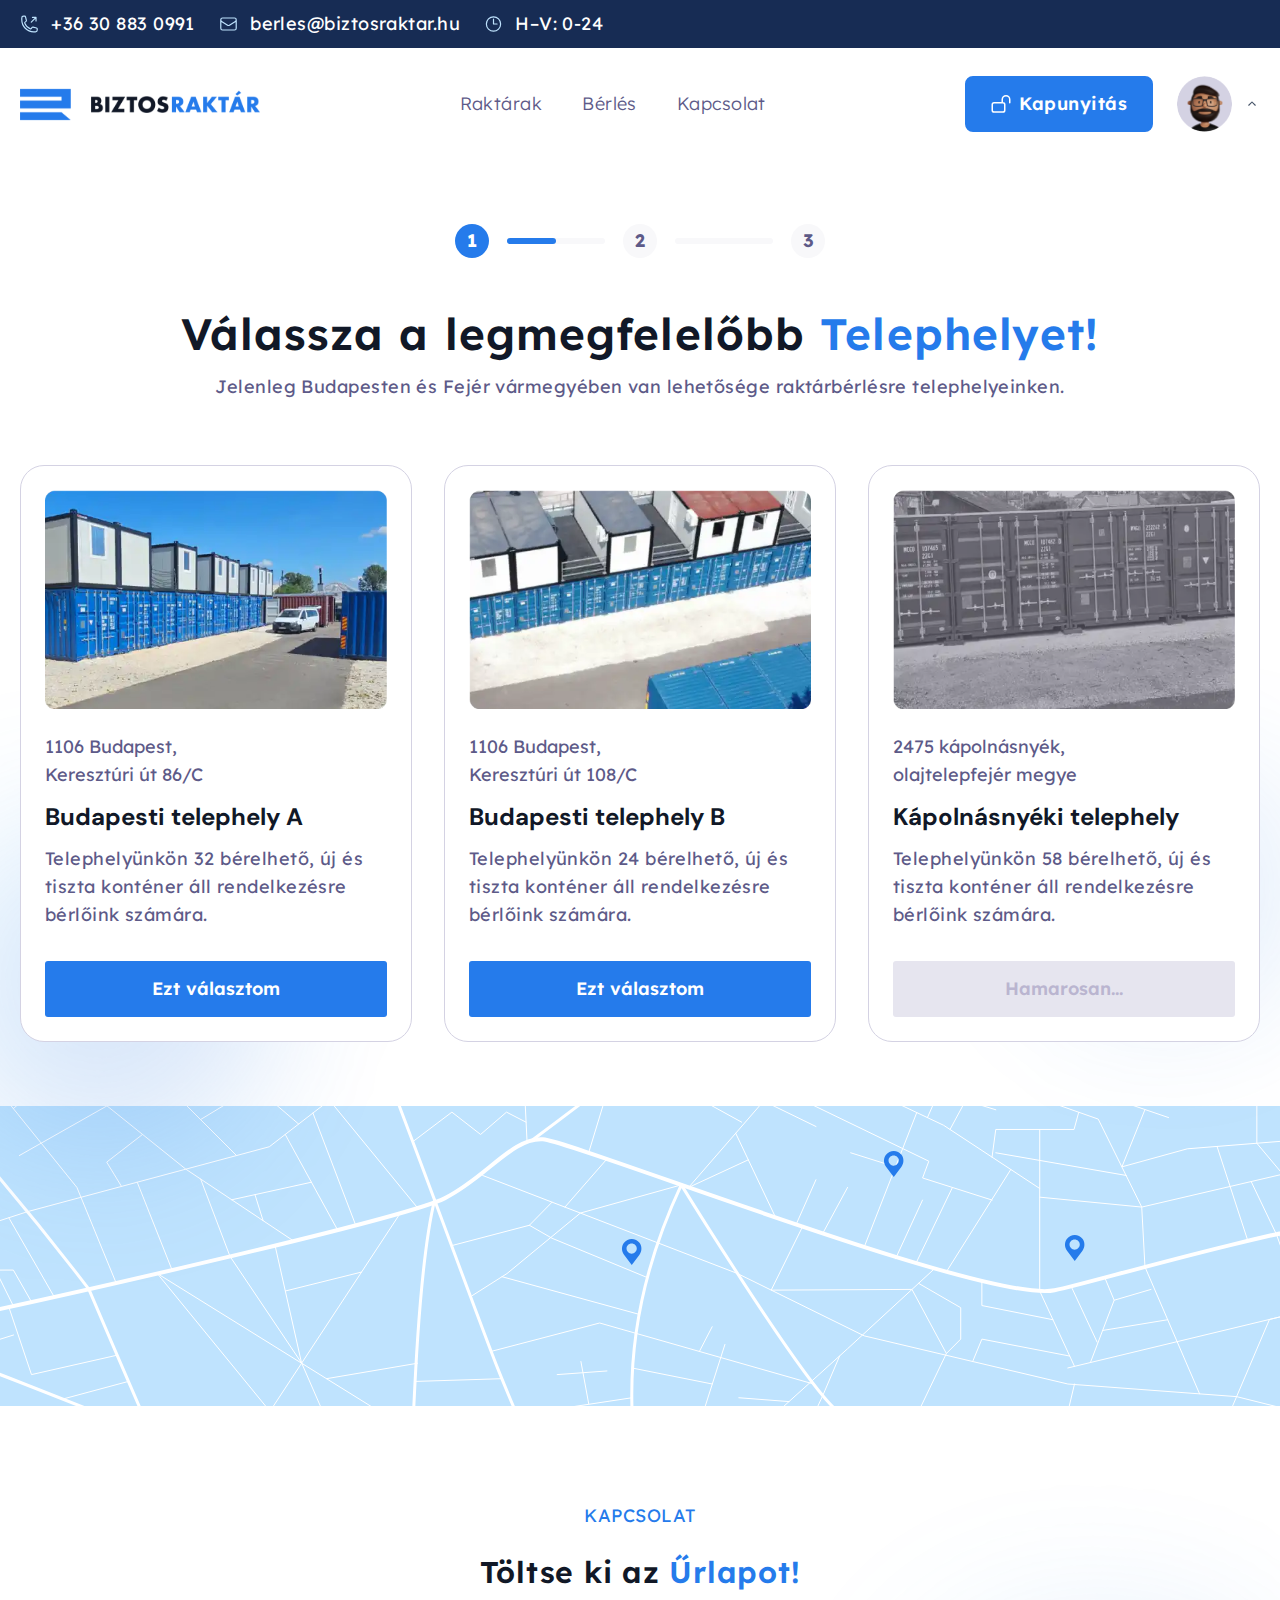
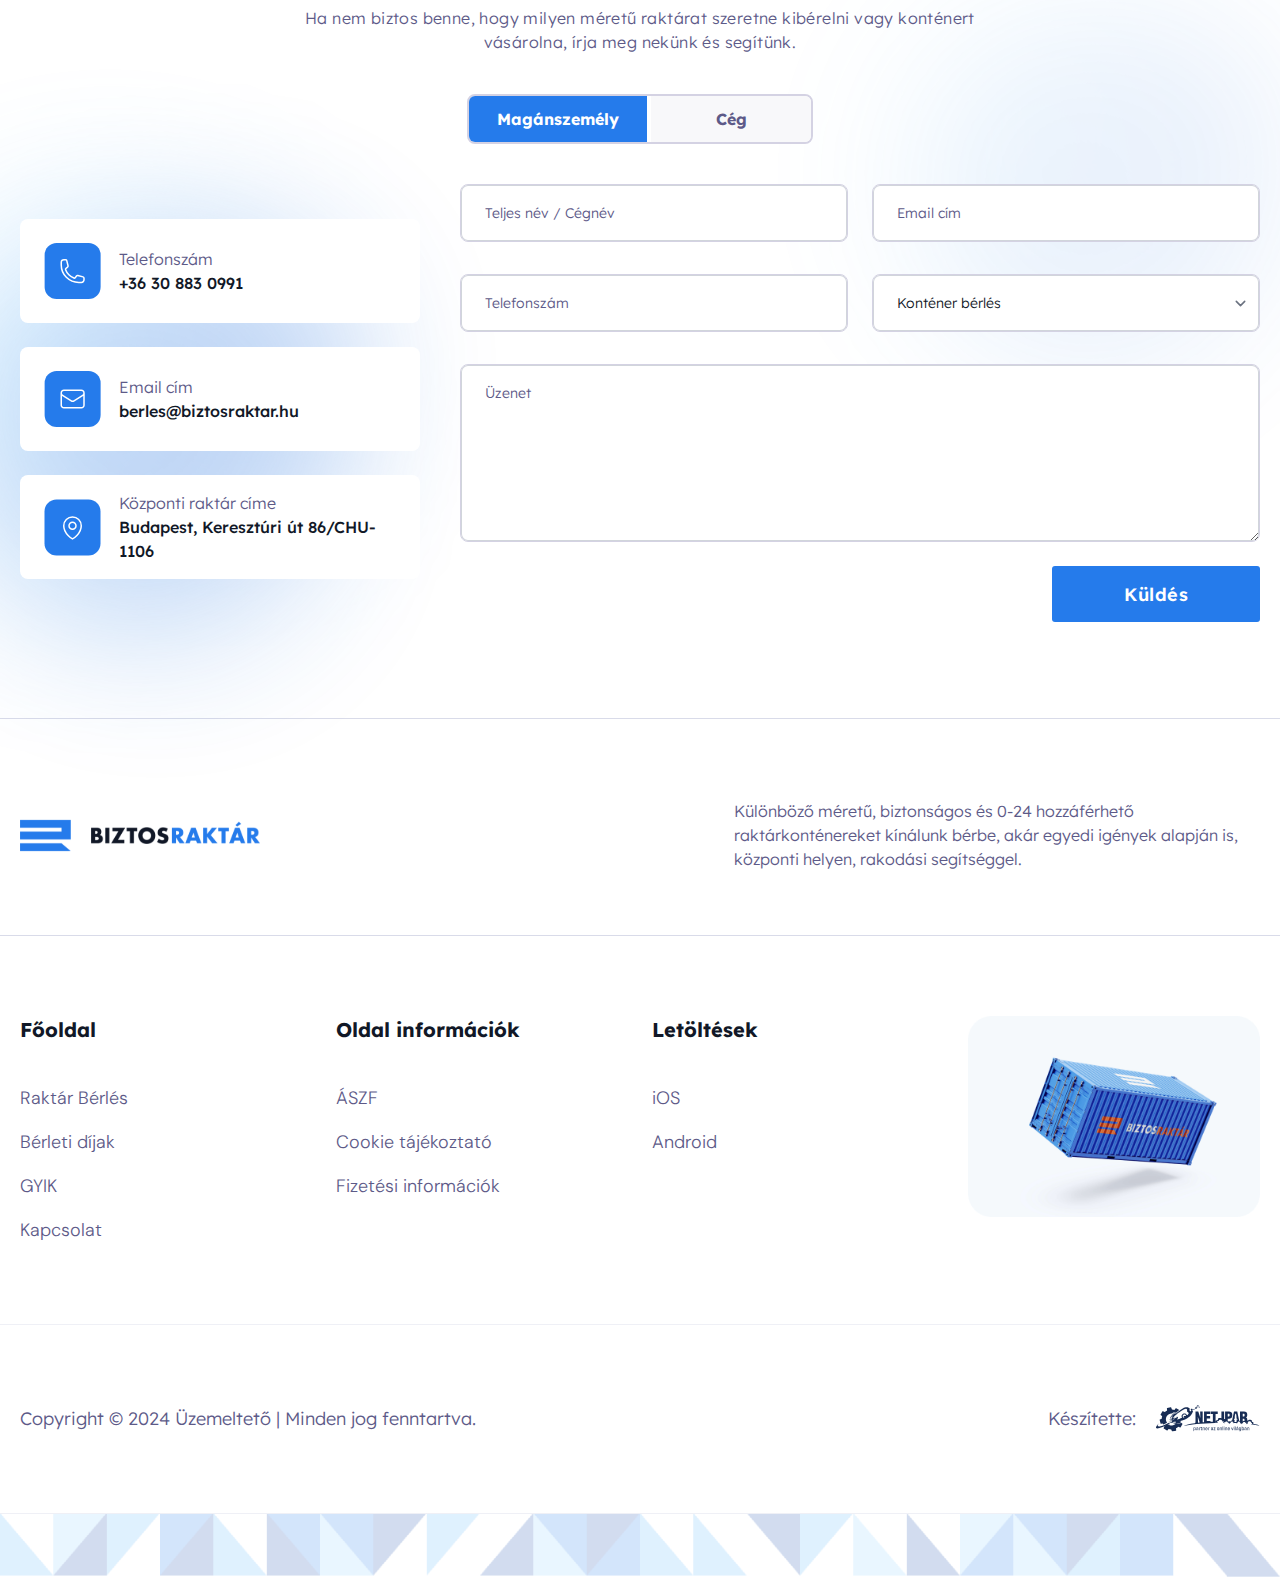
<file: rental-01.html>
<!DOCTYPE html>
<html lang="en">
  <head>
    <meta charset="UTF-8" />
    <meta name="viewport" content="width=device-width, initial-scale=1.0" />
    <title>Bérlés</title>
    <link
      href="https://fonts.googleapis.com/css2?family=DM+Sans:ital,opsz,wght@0,9..40,100..1000;1,9..40,100..1000&family=Lexend:wght@100..900&display=swap"
      rel="stylesheet"
    />
    <link
      rel="stylesheet"
      href="https://cdn.jsdelivr.net/npm/swiper@10/swiper-bundle.min.css"
    />
    <link rel="stylesheet" href="./css/style.min.css" />
  </head>

  <body class="font-lexend">
    <!-- top header start -->
    <section class="bg-midnightBlue hidden md:block">
      <div
        class="h-12 max-w-[1280px] px-5 mx-auto flex justify-start items-center space-x-6"
      >
        <a
          href="tel:+36308830991"
          class="flex items-center justify-center text-lg text-white leading-6 tracking-wide hover:text-vibrantOrange"
        >
          <img src="./img/phone.svg" alt="" class="max-h-5 max-w-5 mr-3" />+36
          30 883 0991</a
        >
        <a
          href="mailto:berles@biztosraktar.hu"
          class="flex items-center justify-center text-lg text-white leading-6 tracking-wide hover:text-vibrantOrange"
          ><img
            src="./img/envelope.svg"
            alt=""
            class="max-h-5 max-w-5 mr-3"
          />berles@biztosraktar.hu</a
        >
        <a
          href="#"
          class="flex items-center justify-center text-lg text-white leading-6 tracking-wide hover:text-vibrantOrange"
          ><img src="./img/clock.svg" alt="" class="max-h-5 max-w-5 mr-3" />H–V:
          0-24</a
        >
      </div>
    </section>
    <!-- top header end -->
    <!-- header start -->
   <header>
      <div class="max-w-[1280px] px-5 mx-auto">
        <nav class="flex justify-between items-center py-4 lg:py-7">
          <!-- Logo -->
          <a href="./index.html" class="logo-container">
            <img
              src="./img/Logo.svg"
              alt="Logo"
              class="default-logo w-[70%] lg:w-[90%] xl:w-full"
            />
            <img
              src="./img/Logo-hover.svg"
              alt="Hover Logo"
              class="hover-logo w-[70%] lg:w-[90%] xl:w-full"
            />
          </a>

          <!-- Hamburger Menu (mobile) -->
          <input type="checkbox" id="menu-toggle" class="hidden" />
          <label for="menu-toggle" class="cursor-pointer block lg:hidden">
            <div class="hamburger">
              <span class="hamburger-line line-1"></span>
              <span class="hamburger-line line-2"></span>
              <span class="hamburger-line line-3"></span>
            </div>
          </label>

          <!-- Menu -->
          <ul
            class="nav-menu absolute lg:relative left-0 top-16 md:top-[110px] lg:top-auto lg:bg-transparent bg-white shadow-lg lg:shadow-none w-full lg:w-auto text-center lg:flex lg:space-x-10 transition-all duration-500 ease-in-out max-h-0 overflow-hidden lg:max-h-full text-lg text-mutedPurple font-light leading-wide tracking-wide z-50"
          >
            <li
              class="pt-6 pb-3 lg:py-0 mx-auto group flex justify-center items-center lg:hover:border-b-4 hover:border-skyBlue"
            >
              <a href="#" class="block md:inline">Raktárak</a>
            </li>
            <li
              class="pt-3 pb-3 lg:py-0 mx-auto group flex justify-center items-center lg:hover:border-b-4 hover:border-skyBlue"
            >
              <a href="#" class="block md:inline">Bérlés</a>
            </li>
            <li
              class="pt-3 pb-3 lg:py-0 mx-auto group flex justify-center items-center lg:hover:border-b-4 hover:border-skyBlue"
            >
              <a href="#" class="block md:inline">Kapcsolat</a>
            </li>

            <li
              class="pt-3 pb-6 lg:py-0 flex md:flex-row flex-col lg:hidden justify-center gap-3 mx-auto px-5"
            >
              <a
                href="#"
                class="px-6 h-11 text-base text-skyBlue hover:text-white hover:bg-midnightBlue hover:border-midnightBlue font-medium leading-6 tracking-wide border-skyBlue border-2 rounded-[3px] flex items-center justify-center"
              >
                <svg
                  class="w-4 h-4 mr-3"
                  viewBox="0 0 16 20"
                  fill="none"
                  xmlns="http://www.w3.org/2000/svg"
                >
                  <path
                    class="stroke-skyBlue group-hover:stroke-white stroke-2 stroke-round"
                    d="M11.1248 4.92542C11.1248 6.6513 9.72568 8.05042 7.99979 8.05042C6.2739 8.05042 4.87479 6.6513 4.87479 4.92542C4.87479 3.19953 6.2739 1.80042 7.99979 1.80042C9.72568 1.80042 11.1248 3.19953 11.1248 4.92542Z"
                    stroke-linecap="round"
                    stroke-linejoin="round"
                  />
                  <path
                    class="stroke-skyBlue group-hover:stroke-white stroke-2 stroke-round"
                    d="M1.75073 16.6906C1.80932 13.2895 4.58468 10.5504 7.99979 10.5504C11.415 10.5504 14.1904 13.2896 14.2488 16.6909C12.3465 17.5638 10.2301 18.0504 8.00005 18.0504C5.76978 18.0504 3.6532 17.5637 1.75073 16.6906Z"
                    stroke-linecap="round"
                    stroke-linejoin="round"
                  />
                </svg>

                Belépés
              </a>
              <a
                href="#"
                class="px-6 h-11 text-base text-white hover:text-white hover:bg-midnightBlue hover:border-midbg-midnightBlue font-medium leading-6 tracking-wide bg-skyBlue border-skyBlue border-2 rounded-[3px] flex items-center justify-center"
              >
                Regisztráció
              </a>
            </li>
          </ul>

          <div class="hidden lg:flex space-x-6">
            <a
              href="#"
              class="px-6 h-14 text-lg text-white font-semibold leading-6 tracking-wide bg-skyBlue border-skyBlue border-2 rounded-lg flex items-center justify-center hover:text-white hover:bg-midnightBlue hover:border-midnightBlue"
              ><img src="./img/lcok.svg" alt="" class="max-h-6 max-w-6 mr-2" />
              Kapunyitás</a
            >
            <div class="relative inline-block text-left">
              <div>
                <a
                  href="#"
                  class="flex items-center justify-center gap-3 rounded-full text-gray-400 hover:text-gray-600"
                  id="menu-button"
                  aria-expanded="false"
                  aria-haspopup="true"
                >
                  <img
                    src="./img/avater.png"
                    alt="Avatar"
                    class="h-14 w-h-14 rounded-full"
                  />
                  <img
                    src="./img/chevron-up.svg"
                    alt="Chevron"
                    class="h-4 w-4 transition-transform duration-200 transform"
                    id="chevron-icon"
                  />
                </a>
              </div>
              <!-- Dropdown menu -->
              <div
                class="hidden absolute right-0 z-50 mt-2 w-56 origin-top-right rounded-md bg-white shadow-lg ring-1 ring-black ring-opacity-5 focus:outline-none"
                role="menu"
                aria-orientation="vertical"
                aria-labelledby="menu-button"
                tabindex="1"
                id="dropdown-menu"
              >
                <div class="py-1" role="none">
                  <a
                    href="#"
                    class="flex justify-center items-center px-4 py-3 text-lg text-deepGray font-regular group hover:text-skyBlue"
                    id="menu-item-0"
                  >
                    <svg
                      class="w-4 h-4 mr-2"
                      viewBox="0 0 18 19"
                      fill="none"
                      xmlns="http://www.w3.org/2000/svg"
                    >
                      <path
                        class="stroke-mutedPurple group-hover:stroke-skyBlue stroke-[1.5] stroke-round"
                        d="M8.51613 12.1411L13.375 17C14.2379 17.8629 15.6371 17.8629 16.5 17C17.3629 16.1371 17.3629 14.7379 16.5 13.875L11.6027 8.97774M8.51613 12.1411L10.5962 9.61529C10.8596 9.29551 11.2118 9.09433 11.6027 8.97774M8.51613 12.1411L4.63693 16.8516C4.23364 17.3413 3.63247 17.625 2.99807 17.625C1.82553 17.625 0.875 16.6745 0.875 15.5019C0.875 14.8675 1.1587 14.2664 1.64842 13.8631L7.34551 9.17134M11.6027 8.97774C12.0606 8.84119 12.5715 8.82067 13.0549 8.86153C13.1604 8.87045 13.2672 8.875 13.375 8.875C15.4461 8.875 17.125 7.19607 17.125 5.125C17.125 4.57478 17.0065 4.05223 16.7936 3.58149L14.0635 6.31164C13.1338 6.09821 12.4019 5.36636 12.1885 4.43664L14.9187 1.70645C14.4479 1.49353 13.9253 1.375 13.375 1.375C11.3039 1.375 9.625 3.05393 9.625 5.125C9.625 5.23282 9.62955 5.33958 9.63847 5.44509C9.71423 6.3413 9.57899 7.33201 8.88471 7.90377L8.79965 7.97382M7.34551 9.17134L3.92417 5.75H2.75L0.875 2.625L2.125 1.375L5.25 3.25V4.42417L8.79965 7.97382M7.34551 9.17134L8.79965 7.97382M14.3125 14.8125L12.125 12.625M3.05603 15.4375H3.06228V15.4438H3.05603V15.4375Z"
                      />
                    </svg>
                    Beállítások
                  </a>
                  <a
                    href="#"
                    class="flex justify-center items-center px-4 py-3 text-lg text-deepGray font-regular hover:text-skyBlue group"
                    id="menu-item-1"
                  >
                    <svg
                      class="w-4 h-4 mr-2"
                      viewBox="0 0 20 17"
                      fill="none"
                      xmlns="http://www.w3.org/2000/svg"
                    >
                      <path
                        class="fill-mutedPurple group-hover:fill-skyBlue"
                        d="M10 0.59375L10.2812 0.709375L19.5312 4.45938L20 4.65V5.15625V15.6563V16.4063H18.5V15.6563V5.6625L10 2.2125L1.5 5.65938V15.6531V16.4031H0V15.6531V5.15313V4.64688L0.46875 4.45625L9.71875 0.709375L10 0.59375ZM3 6.40313H3.75H16.25H17V7.15313V15.6531V16.4031H16.25H3.75H3V15.6531V7.15313V6.40313ZM4.5 14.9031H15.5V13.6531H4.5V14.9031ZM4.5 12.1531H15.5V10.6531H4.5V12.1531ZM4.5 9.15313H15.5V7.90313H4.5V9.15313Z"
                      />
                    </svg>
                    Raktáraim
                  </a>

                  <a
                    href="#"
                    class="flex justify-center items-center px-4 py-3 text-lg text-deepGray font-regular hover:text-skyBlue group"
                    id="menu-item-2"
                  >
                    <svg
                      class="w-4 h-4 mr-2"
                      viewBox="0 0 20 18"
                      fill="none"
                      xmlns="http://www.w3.org/2000/svg"
                    >
                      <path
                        class="stroke-mutedPurple group-hover:stroke-skyBlue stroke-[1.5] stroke-round"
                        d="M11.25 7.67542V4.55042C11.25 2.47935 12.9289 0.800415 15 0.800415C17.0711 0.800415 18.75 2.47935 18.75 4.55042V7.67542M3.125 17.0504H11.875C12.9105 17.0504 13.75 16.2109 13.75 15.1754V9.55042C13.75 8.51488 12.9105 7.67542 11.875 7.67542H3.125C2.08947 7.67542 1.25 8.51488 1.25 9.55042V15.1754C1.25 16.2109 2.08947 17.0504 3.125 17.0504Z"
                      />
                    </svg>
                    Kapunyitás
                  </a>
                  <form
                    method="POST"
                    action="#"
                    role="none"
                    class="border-t-[1px] border-lavenderGray"
                  >
                    <button
                      type="submit"
                      class="flex justify-center items-center px-4 py-3 text-lg hover:text-skyBlue text-deepGray font-regular w-full borde"
                      role="menuitem"
                      id="menu-item-3"
                    >
                      Kijelentkezés
                    </button>
                  </form>
                </div>
              </div>
            </div>
          </div>
        </nav>
      </div>
    </header>
    <!-- header end -->
    <!-- main start -->
    <main>
      <!-- hero choose start -->
      <section class="relative" id="choose">
        <div class="absolute left-0 -bottom-52">
          <img src="./img/rent-1-bellow-shadow.svg" alt="" />
        </div>
        <div class="absolute right-0 top-1/2">
          <img src="./img/shadow9.svg" alt="" />
        </div>
        <div
          class="max-w-[1280px] px-5 mx-auto py-8 lg:py-16 text-center relative z-20"
        >
          <!-- steps -->
          <div
            class="flex flex-row justify-between items-center mx-auto max-w-[370px] gap-[18px]"
          >
            <div
              class="text-lg font-bold min-w-[34px] min-h-[34px] flex justify-center items-center bg-skyBlue text-white rounded-full"
            >
              1
            </div>

            <!-- line -->
            <div class="relative w-full h-[6px] rounded-full bg-pearlGray">
              <div
                class="absolute top-0 left-0 w-1/2 h-full bg-skyBlue rounded-full"
              ></div>
            </div>

            <div
              class="text-lg font-bold min-w-[34px] min-h-[34px] flex justify-center items-center bg-pearlGray text-mutedPurple rounded-full"
            >
              2
            </div>

            <!-- line -->
            <div class="w-full h-[6px] rounded-full bg-pearlGray"></div>

            <div
              class="text-lg font-bold min-w-[34px] min-h-[34px] flex justify-center items-center bg-pearlGray text-mutedPurple rounded-full"
            >
              3
            </div>
          </div>
          <!-- text -->
          <div class="pt-6 pb-8 lg:pt-12 lg:pb-16">
            <h2
              class="mx-auto text-2xl lg:text-[44px] font-semibold text-deepGray leading-tight tracking-wide text-center pb-3"
            >
              Válassza a legmegfelelőbb
              <span class="text-skyBlue">Telephelyet!</span>
            </h2>
            <p
              class="mx-auto text-base lg:text-lg font-normal text-mutedPurple leading-normal tracking-wide text-center"
            >
              Jelenleg Budapesten és Fejér vármegyében van lehetősége
              raktárbérlésre telephelyeinken.
            </p>
          </div>
          <!-- card -->
          <div class="grid grid-cols-1 md:grid-cols-2 lg:grid-cols-3 gap-8">
            <!-- item 01 -->
            <div
              class="border border-lavenderGray bg-white rounded-3xl p-4 lg:p-6 flex flex-col justify-start items-start gap-4 lg:gap-6"
            >
              <img
                src="./img/choose-01.webp"
                alt=""
                class="w-full object-fill object-center"
              />
              <div class="text-start space-y-3">
                <p
                  class="max-w-[200px] text-base lg:text-lg font-normal text-mutedPurple leading-normal"
                >
                  1106 Budapest, Keresztúri út 86/C
                </p>
                <h3
                  class="text-xl lg:text-2xl font-bold font-dmSans text-deepGray"
                >
                  Budapesti telephely A
                </h3>
                <p
                  class="text-base lg:text-lg font-normal text-mutedPurple leading-6 tracking-wide"
                >
                  Telephelyünkön 32 bérelhető, új és tiszta konténer áll
                  rendelkezésre bérlőink számára.
                </p>
              </div>
              <a
                href="#"
                class="w-full h-12 lg:h-14 text-base lg:text-lg font-semibold bg-skyBlue text-white flex justify-center items-center rounded-[3px] hover:bg-midnightBlue mt-2"
                >Ezt választom</a
              >
            </div>
            <!-- item 02 -->
            <div
              class="border border-lavenderGray bg-white rounded-3xl p-4 lg:p-6 flex flex-col justify-start items-start gap-4 lg:gap-6"
            >
              <img
                src="./img/choose-02.webp"
                alt=""
                class="w-full object-fill object-center"
              />
              <div class="text-start space-y-3">
                <p
                  class="max-w-[200px] text-base lg:text-lg font-normal text-mutedPurple leading-normal"
                >
                  1106 Budapest, Keresztúri út 108/C
                </p>
                <h3
                  class="text-xl lg:text-2xl font-bold font-dmSans text-deepGray"
                >
                  Budapesti telephely B
                </h3>
                <p
                  class="text-base lg:text-lg font-normal text-mutedPurple leading-6 tracking-wide"
                >
                  Telephelyünkön 24 bérelhető, új és tiszta konténer áll
                  rendelkezésre bérlőink számára.
                </p>
              </div>
              <a
                href="#"
                class="w-full h-12 lg:h-14 text-base lg:text-lg font-semibold bg-skyBlue text-white flex justify-center items-center rounded-[3px] hover:bg-midnightBlue mt-2"
                >Ezt választom</a
              >
            </div>
            <!-- item 03 -->
            <div
              class="border border-lavenderGray bg-white rounded-3xl p-4 lg:p-6 flex flex-col justify-start items-start gap-4 lg:gap-6"
            >
              <img
                src="./img/choose-03.webp"
                alt=""
                class="w-full object-fill object-center"
              />
              <div class="text-start space-y-3">
                <p
                  class="max-w-[200px] text-base lg:text-lg font-normal text-mutedPurple leading-normal"
                >
                  2475 kápolnásnyék, olajtelepfejér megye
                </p>
                <h3
                  class="text-xl lg:text-2xl font-bold font-dmSans text-deepGray"
                >
                  Kápolnásnyéki telephely
                </h3>
                <p
                  class="text-base lg:text-lg font-normal text-mutedPurple leading-6 tracking-wide"
                >
                  Telephelyünkön 58 bérelhető, új és tiszta konténer áll
                  rendelkezésre bérlőink számára.
                </p>
              </div>
              <a
                class="w-full h-12 lg:h-14 text-base lg:text-lg font-semibold bg-paleLavender text-mutedLavender flex justify-center items-center rounded-[3px] mt-2"
                >Hamarosan...</a
              >
            </div>
          </div>
        </div>
      </section>
      <!-- hero choose end -->
      <!-- map start -->
      <section class="w-full" id="map">
        <div>
          <img
            src="./img/map-demo.svg"
            alt=""
            class="w-full min-h-[250px] lg:min-h-[300px] object-cover object-center"
          />
        </div>
      </section>
      <!-- map end -->
      <!-- contact start -->
      <section class="py-8 lg:py-24 relative" id="contact">
        <div
          class="px-5 max-w-[1280px] mx-auto border-b-1 border-lavenderGray relative z-20"
        >
          <!-- content -->
          <div>
            <p
              class="text-base lg:text-lg font-normal text-skyBlue leading-normal tracking-wide text-center uppercase"
            >
              Kapcsolat
            </p>
            <h2
              class="max-w-[560px] mx-auto text-2xl lg:text-3xl font-semibold text-deepGray tracking-wide text-center pt-3 pb-4 lg:pt-6 lg:pb-4"
            >
              Töltse ki az
              <span class="text-skyBlue">Űrlapot!</span>
            </h2>
            <p
              class="max-w-[750px] mx-auto text-base font-light text-mutedPurple leading-normal tracking-wide text-center"
            >
              Ha nem biztos benne, hogy milyen méretű raktárat szeretne
              kibérelni vagy konténert vásárolna, írja meg nekünk és segítünk.
            </p>
          </div>
          <!-- Tab Navigation -->
          <div
            class="flex justify-center items-center mt-10"
            id="tab-navigation-1"
          >
            <div class="border-2 border-lavenderGray rounded-lg gap-0">
              <button
                class="text-base text-white bg-skyBlue font-bold text-center border-lavenderGray focus:outline-none transition duration-300 active-tab lg:min-w-[161px] min-h-[40px] lg:min-h-[46px] rounded-l-md px-7"
                data-tab="tab1-content"
              >
                Magánszemély
              </button>
              <button
                class="text-base text-mutedPurple bg-pearlGray font-bold text-center border-lavenderGray focus:outline-none transition duration-300 lg:min-w-[160px] min-h-[40px] lg:min-h-[46px] rounded-r-md px-7"
                data-tab="tab2-content"
              >
                Cég
              </button>
            </div>
          </div>
          <!-- tab content -->
          <div class="mt-8">
            <div id="tab1-content" class="tab-content">
              <div
                class="flex flex-col lg:flex-row justify-between items-center gap-9 lg:gap-10"
              >
                <div class="w-full lg:w-1/3 space-y-4 lg:space-y-6">
                  <!-- item 01 -->
                  <div
                    class="flex justify-start items-center space-x-[18px] bg-white p-3 lg:p-6 rounded-lg max-h-[104px]"
                  >
                    <img src="./img/phone-contact.svg" alt="" />
                    <div class="space-y-1">
                      <h3 class="text-base text-mutedPurple font-light">
                        Telefonszám
                      </h3>
                      <a
                        href="tel:+36308830991"
                        class="text-base text-deepGray hover:text-midnightBlue font-medium"
                        >+36 30 883 0991</a
                      >
                    </div>
                  </div>
                  <!-- item 02 -->
                  <div
                    class="flex justify-start items-center space-x-[18px] bg-white p-3 lg:p-6 rounded-lg max-h-[104px]"
                  >
                    <img src="./img/email.svg" alt="" />
                    <div class="space-y-1">
                      <h3 class="text-base text-mutedPurple font-light">
                        Email cím
                      </h3>
                      <a
                        href="mailto:berles@biztosraktar.hu"
                        class="text-base text-deepGray hover:text-midnightBlue font-medium"
                        >berles@biztosraktar.hu</a
                      >
                    </div>
                  </div>
                  <!-- item 03 -->
                  <div
                    class="flex justify-start items-center space-x-[18px] bg-white p-3 lg:p-6 rounded-lg max-h-[104px]"
                  >
                    <img src="./img/locations.svg" alt="" />
                    <div class="space-y-1">
                      <h3 class="text-base text-mutedPurple font-light">
                        Központi raktár címe
                      </h3>
                      <a
                        href="tel:+36308830991"
                        class="text-base text-deepGray hover:text-midnightBlue font-medium"
                        >Budapest, Keresztúri út 86/CHU-1106</a
                      >
                    </div>
                  </div>
                </div>
                <div class="w-full lg:w-2/3">
                  <form action="">
                    <div
                      class="grid grid-cols-1 gap-4 lg:gap-x-6 lg:gap-y-6 md:grid-cols-6"
                    >
                      <div class="md:col-span-3">
                        <div class="mt-2">
                          <input
                            type="text"
                            name="name"
                            placeholder="Teljes név / Cégnév"
                            id="first-name"
                            autocomplete="given-name"
                            class="block w-full rounded-lg border border-lavenderGray px-6 py-4 text-deepGray ring-1 ring-inset ring-gray-300 placeholder:text-mutedPurple text-base font-light focus:ring-1 focus:ring-inset focus:ring-midnightBlue sm:text-sm sm:leading-6"
                          />
                        </div>
                      </div>

                      <div class="md:col-span-3">
                        <div class="mt-2">
                          <input
                            type="mail"
                            name="email"
                            placeholder="Email cím"
                            id="email"
                            autocomplete="email"
                            class="block w-full rounded-lg border border-lavenderGray px-6 py-4 text-deepGray ring-1 ring-inset ring-gray-300 placeholder:text-mutedPurple text-base font-light focus:ring-1 focus:ring-inset focus:ring-midnightBlue sm:text-sm sm:leading-6"
                          />
                        </div>
                      </div>
                      <div class="md:col-span-3">
                        <div class="mt-2">
                          <input
                            type="tel"
                            name="phone"
                            placeholder="Telefonszám"
                            id="phone"
                            autocomplete="phone"
                            class="block w-full rounded-lg border border-lavenderGray px-6 py-4 text-deepGray ring-1 ring-inset ring-gray-300 placeholder:text-mutedPurple text-base font-light focus:ring-1 focus:ring-inset focus:ring-midnightBlue sm:text-sm sm:leading-6"
                          />
                        </div>
                      </div>
                      <div class="md:col-span-3">
                        <div class="mt-2">
                          <select
                            id="containerRental"
                            name="containerRental"
                            autocomplete="container-rental"
                            aria-placeholder="Konténer bérlés"
                            class="block w-full rounded-lg border border-lavenderGray px-6 py-4 text-deepGray ring-1 ring-inset ring-gray-300 placeholder:text-mutedPurple text-base font-light focus:ring-1 focus:ring-inset focus:ring-midnightBlue sm:text-sm sm:leading-6"
                          >
                            <option>Konténer bérlés</option>
                            <option>Konténer bérlés</option>
                            <option>Konténer bérlés</option>
                          </select>
                        </div>
                      </div>
                      <div class="col-span-full">
                        <div class="mt-2">
                          <textarea
                            id="about"
                            name="about"
                            placeholder="Üzenet"
                            rows="6"
                            class="block w-full rounded-lg border border-lavenderGray px-6 py-4 text-deepGray ring-1 ring-inset ring-gray-300 placeholder:text-mutedPurple text-base font-light focus:ring-1 focus:ring-inset focus:ring-midnightBlue sm:text-sm sm:leading-6"
                          ></textarea>
                        </div>
                      </div>
                      <div class="col-span-full">
                        <button
                          class="w-full md:w-auto px-[72px] h-12 lg:h-14 bg-skyBlue text-white rounded-[3px] text-lg font-semibold leading-normal tracking-wide hover:bg-midnightBlue float-right"
                        >
                          Küldés
                        </button>
                      </div>
                    </div>
                  </form>
                </div>
              </div>
            </div>

            <div id="tab2-content" class="tab-content hidden">
              <div
                class="flex flex-col lg:flex-row justify-between items-center gap-9 lg:gap-10"
              >
                <div class="w-full lg:w-1/3 space-y-4 lg:space-y-6">
                  <!-- item 01 -->
                  <div
                    class="flex justify-start items-center space-x-[18px] bg-white p-3 lg:p-6 rounded-lg max-h-[104px]"
                  >
                    <img src="./img/phone-contact.svg" alt="" />
                    <div class="space-y-1">
                      <h3 class="text-base text-mutedPurple font-light">
                        Telefonszám
                      </h3>
                      <a
                        href="tel:+36308830991"
                        class="text-base text-deepGray hover:text-midnightBlue font-medium"
                        >+36 30 883 0991</a
                      >
                    </div>
                  </div>
                  <!-- item 02 -->
                  <div
                    class="flex justify-start items-center space-x-[18px] bg-white p-3 lg:p-6 rounded-lg max-h-[104px]"
                  >
                    <img src="./img/email.svg" alt="" />
                    <div class="space-y-1">
                      <h3 class="text-base text-mutedPurple font-light">
                        Email cím
                      </h3>
                      <a
                        href="mailto:berles@biztosraktar.hu"
                        class="text-base text-deepGray hover:text-midnightBlue font-medium"
                        >berles@biztosraktar.hu</a
                      >
                    </div>
                  </div>
                  <!-- item 03 -->
                  <div
                    class="flex justify-start items-center space-x-[18px] bg-white p-3 lg:p-6 rounded-lg max-h-[104px]"
                  >
                    <img src="./img/locations.svg" alt="" />
                    <div class="space-y-1">
                      <h3 class="text-base text-mutedPurple font-light">
                        Központi raktár címe
                      </h3>
                      <a
                        href="tel:+36308830991"
                        class="text-base text-deepGray hover:text-midnightBlue font-medium"
                        >Budapest, Keresztúri út 86/CHU-1106</a
                      >
                    </div>
                  </div>
                </div>
                <div class="w-full lg:w-2/3">
                  <form action="">
                    <div
                      class="grid grid-cols-1 gap-4 lg:gap-x-6 lg:gap-y-6 md:grid-cols-6"
                    >
                      <div class="md:col-span-3">
                        <div class="mt-2">
                          <input
                            type="text"
                            name="name"
                            placeholder="Teljes név / Cégnév"
                            id="first-name"
                            autocomplete="given-name"
                            class="block w-full rounded-lg border border-lavenderGray px-6 py-4 text-deepGray ring-1 ring-inset ring-gray-300 placeholder:text-mutedPurple text-base font-light focus:ring-1 focus:ring-inset focus:ring-midnightBlue sm:text-sm sm:leading-6"
                          />
                        </div>
                      </div>

                      <div class="md:col-span-3">
                        <div class="mt-2">
                          <input
                            type="mail"
                            name="email"
                            placeholder="Email cím"
                            id="email"
                            autocomplete="email"
                            class="block w-full rounded-lg border border-lavenderGray px-6 py-4 text-deepGray ring-1 ring-inset ring-gray-300 placeholder:text-mutedPurple text-base font-light focus:ring-1 focus:ring-inset focus:ring-midnightBlue sm:text-sm sm:leading-6"
                          />
                        </div>
                      </div>
                      <div class="md:col-span-3">
                        <div class="mt-2">
                          <input
                            type="tel"
                            name="phone"
                            placeholder="Telefonszám"
                            id="phone"
                            autocomplete="phone"
                            class="block w-full rounded-lg border border-lavenderGray px-6 py-4 text-deepGray ring-1 ring-inset ring-gray-300 placeholder:text-mutedPurple text-base font-light focus:ring-1 focus:ring-inset focus:ring-midnightBlue sm:text-sm sm:leading-6"
                          />
                        </div>
                      </div>
                      <div class="md:col-span-3">
                        <div class="mt-2">
                          <select
                            id="containerRental"
                            name="containerRental"
                            autocomplete="container-rental"
                            aria-placeholder="Konténer bérlés"
                            class="block w-full rounded-lg border border-lavenderGray px-6 py-4 text-deepGray ring-1 ring-inset ring-gray-300 placeholder:text-mutedPurple text-base font-light focus:ring-1 focus:ring-inset focus:ring-midnightBlue sm:text-sm sm:leading-6"
                          >
                            <option>Konténer bérlés</option>
                            <option>Konténer bérlés</option>
                            <option>Konténer bérlés</option>
                          </select>
                        </div>
                      </div>
                      <div class="col-span-full">
                        <div class="mt-2">
                          <textarea
                            id="about"
                            name="about"
                            placeholder="Üzenet"
                            rows="6"
                            class="block w-full rounded-lg border border-lavenderGray px-6 py-4 text-deepGray ring-1 ring-inset ring-gray-300 placeholder:text-mutedPurple text-base font-light focus:ring-1 focus:ring-inset focus:ring-midnightBlue sm:text-sm sm:leading-6"
                          ></textarea>
                        </div>
                      </div>
                      <div class="col-span-full">
                        <button
                          class="w-full md:w-auto px-[72px] h-12 lg:h-14 bg-skyBlue text-white rounded-[3px] text-lg font-semibold leading-normal tracking-wide hover:bg-midnightBlue float-right"
                        >
                          Küldés
                        </button>
                      </div>
                    </div>
                  </form>
                </div>
              </div>
            </div>
          </div>
        </div>
        <div class="absolute left-0 -bottom-20">
          <img src="./img/shadow2.svg" alt="" />
        </div>
        <div class="absolute right-0 top-10">
          <img src="./img/shadow3.svg" alt="" />
        </div>
      </section>
      <!-- contact end -->
      <!-- contact end -->
      <div class="w-full h-[1px] bg-lightLavender"></div>
      <section class="py-10 lg:pt-20 lg:pb-16" aria-colspan="">
        <div
          class="px-5 max-w-[1280px] mx-auto flex flex-col lg:flex-row justify-between items-center gap-4 lg:gap-0"
        >
          <div class="w-full md:max-w-[240px]">
            <!-- Logo -->
            <a href="./index.html" class="logo-container">
              <img
                src="./img/Logo.svg"
                alt="Logo"
                class="default-logo w-[60%] lg:w-[70%] xl:w-full"
              />
              <img
                src="./img/Logo-hover.svg"
                alt="Hover Logo"
                class="hover-logo w-[60%] lg:w-[70%] xl:w-full"
              />
            </a>
          </div>
          <!-- content -->
          <p
            class="max-w-[526px] text-base font-light text-mutedPurple text-center lg:text-start"
          >
            Különböző méretű, biztonságos és 0-24 hozzáférhető
            raktárkonténereket kínálunk bérbe, akár egyedi igények alapján is,
            központi helyen, rakodási segítséggel.
          </p>
        </div>
      </section>
    </main>
    <!-- main end -->
    <!-- footer start -->
    <footer class="border-t-[1px] border-lightLavender">
      <!-- top -->
      <div
        class="max-w-[1280px] px-5 mx-auto grid grid-cols-1 md:grid-cols-2 lg:grid-cols-4 gap-7 lg:gap-6 py-10 lg:py-20 border-b-[1px] border-softLilac"
      >
        <!-- Column 1 -->
        <ul class="space-y-4">
          <li class="pb-0 lg:pb-6">
            <p class="text-deepGray text-lg lg:text-xl font-bold">Főoldal</p>
          </li>
          <li>
            <a
              href="#"
              class="font-dmSans text-base lg:text-lg text-mutedPurple hover:text-skyBlue inline-block font-light"
              >Raktár Bérlés</a
            >
          </li>
          <li>
            <a
              href="#"
              class="font-dmSans text-base lg:text-lg text-mutedPurple hover:text-skyBlue inline-block font-light"
              >Bérleti díjak</a
            >
          </li>
          <li>
            <a
              href="#"
              class="font-dmSans text-base lg:text-lg text-mutedPurple hover:text-skyBlue inline-block font-light"
              >GYIK</a
            >
          </li>
          <li>
            <a
              href="#"
              class="font-dmSans text-base lg:text-lg text-mutedPurple hover:text-skyBlue inline-block font-light"
              >Kapcsolat</a
            >
          </li>
        </ul>

        <!-- Column 2 -->
        <ul class="space-y-4">
          <li class="pb-0 lg:pb-6">
            <p class="text-deepGray text-lg lg:text-xl font-bold">
              Oldal információk
            </p>
          </li>
          <li>
            <a
              href="#"
              class="font-dmSans text-base lg:text-lg text-mutedPurple hover:text-skyBlue inline-block font-light"
              >ÁSZF</a
            >
          </li>
          <li>
            <a
              href="#"
              class="font-dmSans text-base lg:text-lg text-mutedPurple hover:text-skyBlue inline-block font-light"
              >Cookie tájékoztató</a
            >
          </li>
          <li>
            <a
              href="#"
              class="font-dmSans text-base lg:text-lg text-mutedPurple hover:text-skyBlue inline-block font-light"
              >Fizetési információk</a
            >
          </li>
        </ul>

        <!-- Column 3 -->
        <ul class="space-y-4">
          <li class="pb-0 lg:pb-6">
            <p class="text-deepGray text-lg lg:text-xl font-bold">Letöltések</p>
          </li>
          <li>
            <a
              href="#"
              class="font-dmSans text-base lg:text-lg text-mutedPurple hover:text-skyBlue inline-block font-light"
              >iOS</a
            >
          </li>
          <li>
            <a
              href="#"
              class="font-dmSans text-base lg:text-lg text-mutedPurple hover:text-skyBlue inline-block font-light"
              >Android</a
            >
          </li>
        </ul>

        <!-- Column 4 (Image) -->
        <div class="flex justify-center md:justify-start">
          <a href="#"><img src="./img/footer-container.png" alt="" /></a>
        </div>
      </div>

      <!-- bottom -->
      <div
        class="max-w-[1280px] px-5 mx-auto flex flex-col lg:flex-row lg:justify-between justify-center lg:items-start item-start py-8 lg:py-20 border-b-[1px] border-softLilac gap-4"
      >
        <p
          class="text-mutedPurple text-sm lg:text-lg font-light text-center lg:text-start"
        >
          Copyright © 2024 Üzemeltető |
          <a href="#" class="hover:text-midnightBlue">Minden jog fenntartva.</a>
        </p>
        <p
          class="text-mutedPurple text-sm lg:text-lg font-light flex gap-5 text-center lg:text-end mx-auto lg:mx-0"
        >
          Készítette: <a href="#"><img src="./img/netjpar.svg" alt="" /></a>
        </p>
      </div>
    </footer>
    <!-- footer end -->
    <!-- divider start -->
    <img src="./img/divider.png" alt="" class="w-full min-h-7 lg:min-h-16" />
    <!-- divider end -->

    <!-- js -->
    <script src="https://cdn.jsdelivr.net/npm/swiper@10/swiper-bundle.min.js"></script>
    <script>
      const swiper = new Swiper(".swiper", {
        loop: true,
        pagination: {
          el: ".swiper-pagination",
          clickable: true,
        },
        navigation: {
          nextEl: ".swiper-button-next",
          prevEl: ".swiper-button-prev",
        },
      });
    </script>

    <script src="./js/script.js"></script>
  </body>
</html>
</file>
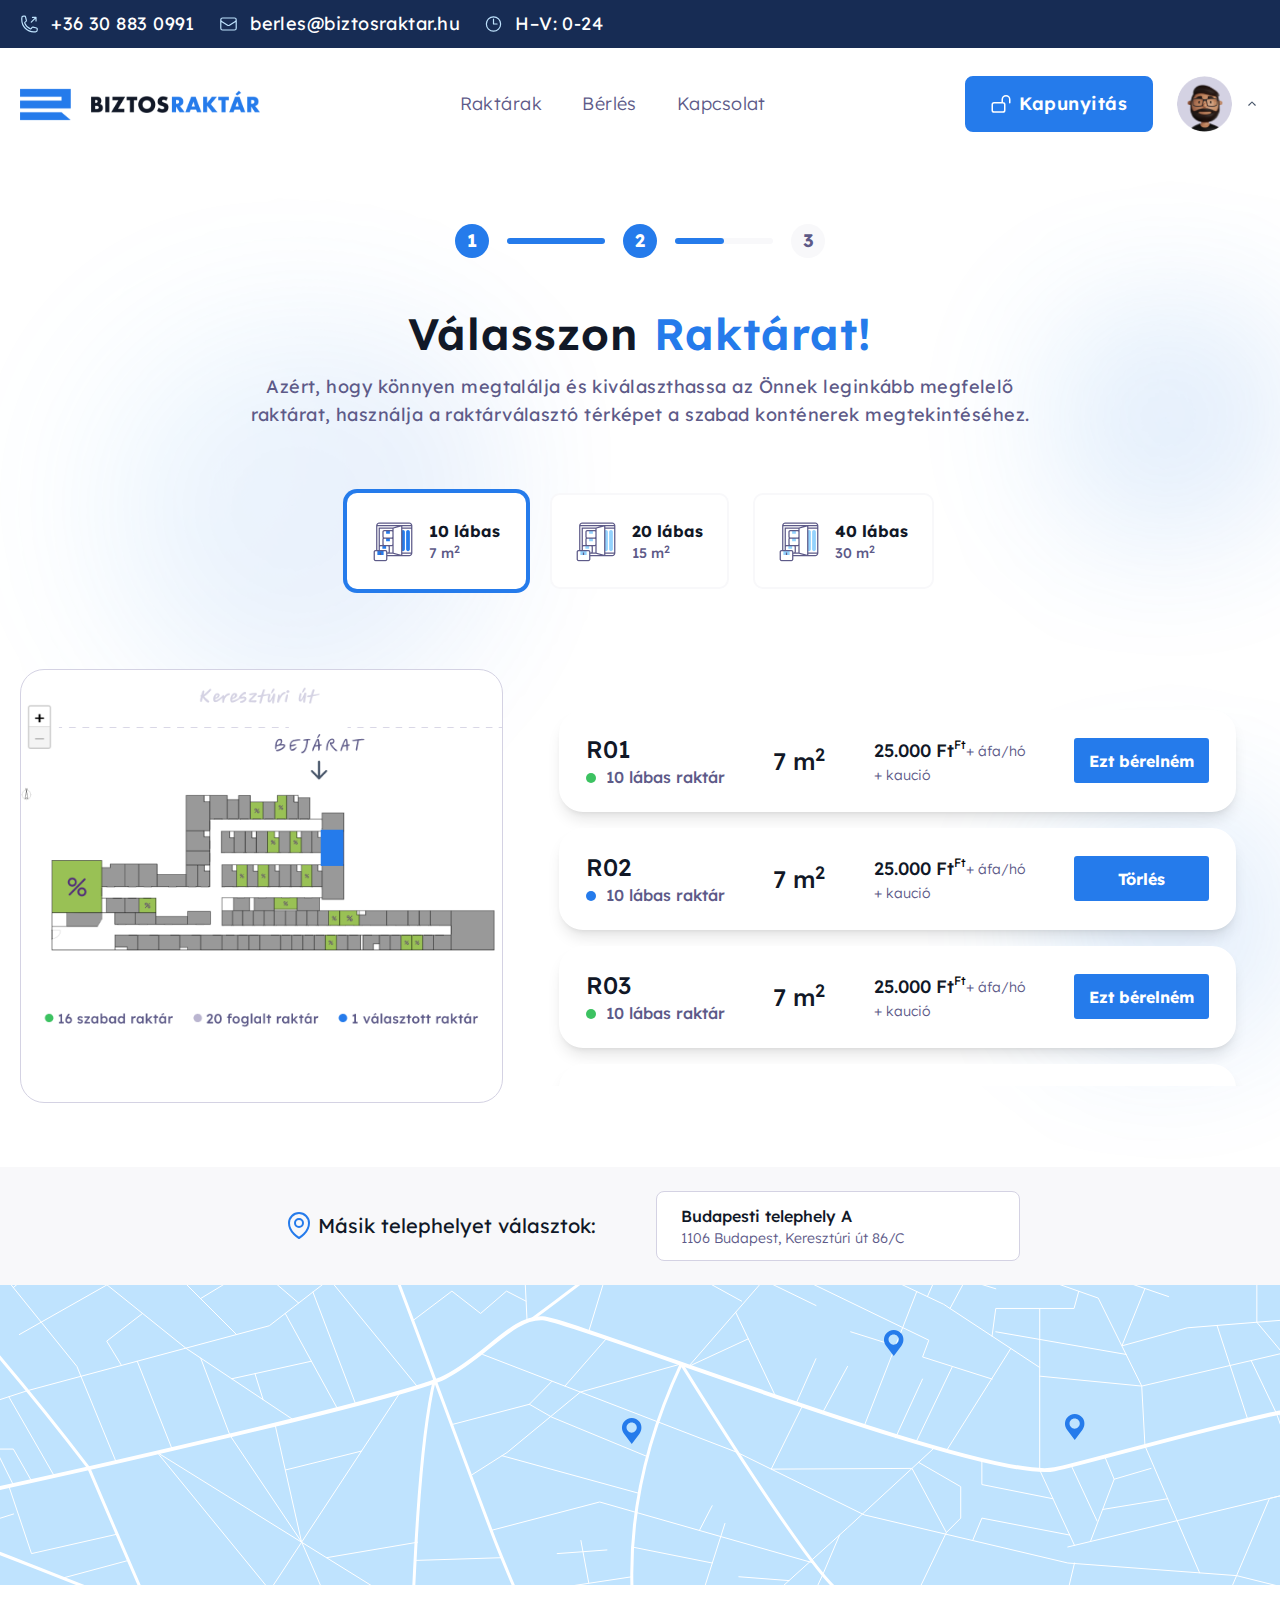
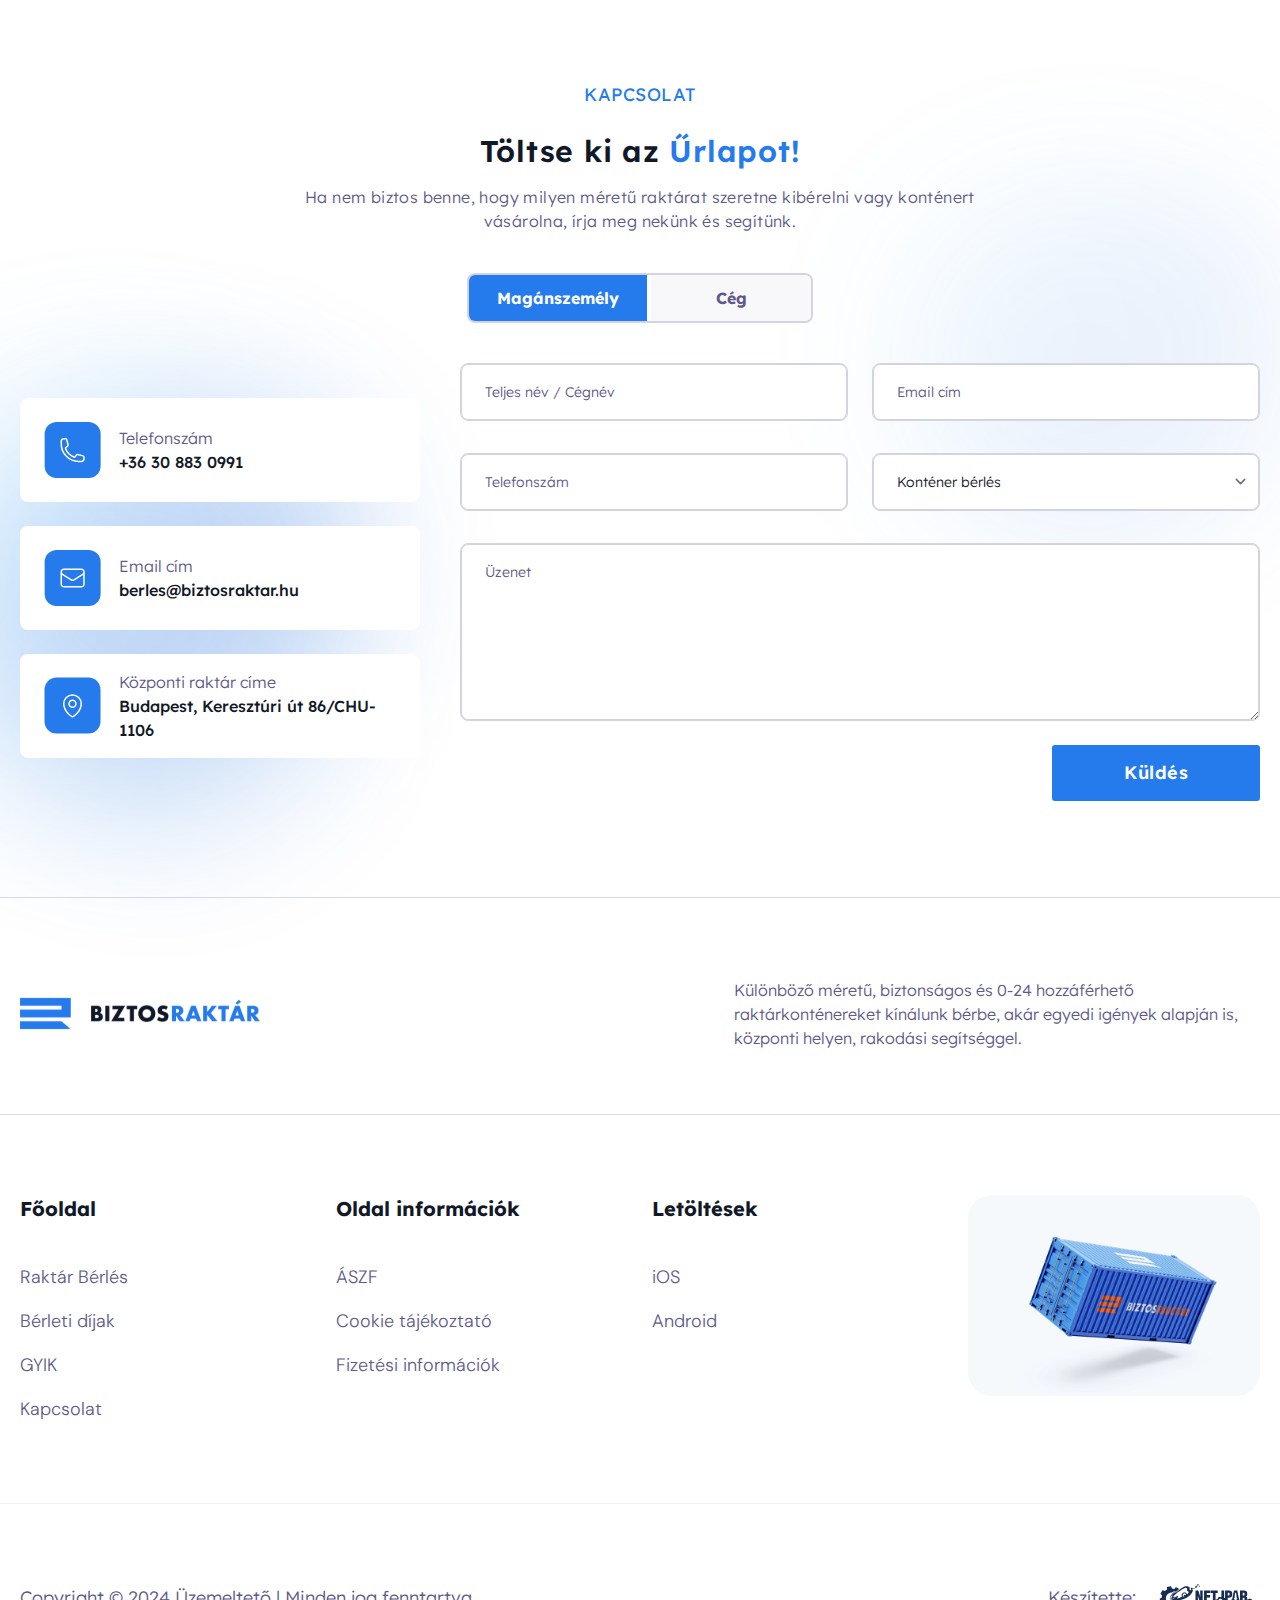
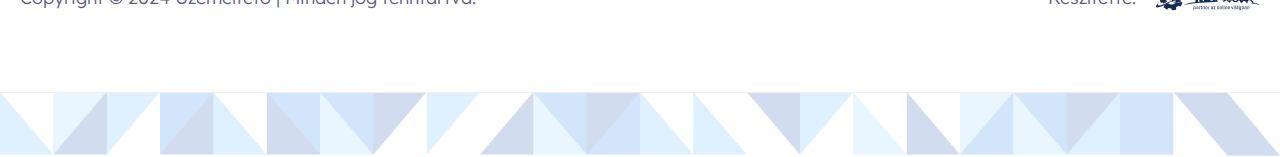
<file: rental-02.html>
<!DOCTYPE html>
<html lang="en">
  <head>
    <meta charset="UTF-8" />
    <meta name="viewport" content="width=device-width, initial-scale=1.0" />
    <title>Bérlés 02</title>
    <link
      href="https://fonts.googleapis.com/css2?family=DM+Sans:ital,opsz,wght@0,9..40,100..1000;1,9..40,100..1000&family=Lexend:wght@100..900&display=swap"
      rel="stylesheet"
    />
    <link
      rel="stylesheet"
      href="https://cdn.jsdelivr.net/npm/swiper@10/swiper-bundle.min.css"
    />
    <link rel="stylesheet" href="./css/style.min.css" />
  </head>

  <body class="font-lexend">
    <!-- top header start -->
    <section class="bg-midnightBlue hidden md:block">
      <div
        class="h-12 max-w-[1280px] px-5 mx-auto flex justify-start items-center space-x-6"
      >
        <a
          href="tel:+36308830991"
          class="flex items-center justify-center text-lg text-white leading-6 tracking-wide hover:text-vibrantOrange"
        >
          <img src="./img/phone.svg" alt="" class="max-h-5 max-w-5 mr-3" />+36
          30 883 0991</a
        >
        <a
          href="mailto:berles@biztosraktar.hu"
          class="flex items-center justify-center text-lg text-white leading-6 tracking-wide hover:text-vibrantOrange"
          ><img
            src="./img/envelope.svg"
            alt=""
            class="max-h-5 max-w-5 mr-3"
          />berles@biztosraktar.hu</a
        >
        <a
          href="#"
          class="flex items-center justify-center text-lg text-white leading-6 tracking-wide hover:text-vibrantOrange"
          ><img src="./img/clock.svg" alt="" class="max-h-5 max-w-5 mr-3" />H–V:
          0-24</a
        >
      </div>
    </section>
    <!-- top header end -->
    <!-- header start -->
    <header>
      <div class="max-w-[1280px] px-5 mx-auto">
        <nav class="flex justify-between items-center py-4 lg:py-7">
          <!-- Logo -->
          <a href="./index.html" class="logo-container">
            <img
              src="./img/Logo.svg"
              alt="Logo"
              class="default-logo w-[70%] lg:w-[90%] xl:w-full"
            />
            <img
              src="./img/Logo-hover.svg"
              alt="Hover Logo"
              class="hover-logo w-[70%] lg:w-[90%] xl:w-full"
            />
          </a>

          <!-- Hamburger Menu (mobile) -->
          <input type="checkbox" id="menu-toggle" class="hidden" />
          <label for="menu-toggle" class="cursor-pointer block lg:hidden">
            <div class="hamburger">
              <span class="hamburger-line line-1"></span>
              <span class="hamburger-line line-2"></span>
              <span class="hamburger-line line-3"></span>
            </div>
          </label>

          <!-- Menu -->
          <ul
            class="nav-menu absolute lg:relative left-0 top-16 md:top-[110px] lg:top-auto lg:bg-transparent bg-white shadow-lg lg:shadow-none w-full lg:w-auto text-center lg:flex lg:space-x-10 transition-all duration-500 ease-in-out max-h-0 overflow-hidden lg:max-h-full text-lg text-mutedPurple font-light leading-wide tracking-wide z-50"
          >
            <li
              class="pt-6 pb-3 lg:py-0 mx-auto group flex justify-center items-center lg:hover:border-b-4 hover:border-skyBlue"
            >
              <a href="#" class="block md:inline">Raktárak</a>
            </li>
            <li
              class="pt-3 pb-3 lg:py-0 mx-auto group flex justify-center items-center lg:hover:border-b-4 hover:border-skyBlue"
            >
              <a href="#" class="block md:inline">Bérlés</a>
            </li>
            <li
              class="pt-3 pb-3 lg:py-0 mx-auto group flex justify-center items-center lg:hover:border-b-4 hover:border-skyBlue"
            >
              <a href="#" class="block md:inline">Kapcsolat</a>
            </li>

            <li
              class="pt-3 pb-6 lg:py-0 flex md:flex-row flex-col lg:hidden justify-center gap-3 mx-auto px-5"
            >
              <a
                href="#"
                class="px-6 h-11 text-base text-skyBlue hover:text-white hover:bg-midnightBlue hover:border-midnightBlue font-medium leading-6 tracking-wide border-skyBlue border-2 rounded-[3px] flex items-center justify-center"
              >
                <svg
                  class="w-4 h-4 mr-3"
                  viewBox="0 0 16 20"
                  fill="none"
                  xmlns="http://www.w3.org/2000/svg"
                >
                  <path
                    class="stroke-skyBlue group-hover:stroke-white stroke-2 stroke-round"
                    d="M11.1248 4.92542C11.1248 6.6513 9.72568 8.05042 7.99979 8.05042C6.2739 8.05042 4.87479 6.6513 4.87479 4.92542C4.87479 3.19953 6.2739 1.80042 7.99979 1.80042C9.72568 1.80042 11.1248 3.19953 11.1248 4.92542Z"
                    stroke-linecap="round"
                    stroke-linejoin="round"
                  />
                  <path
                    class="stroke-skyBlue group-hover:stroke-white stroke-2 stroke-round"
                    d="M1.75073 16.6906C1.80932 13.2895 4.58468 10.5504 7.99979 10.5504C11.415 10.5504 14.1904 13.2896 14.2488 16.6909C12.3465 17.5638 10.2301 18.0504 8.00005 18.0504C5.76978 18.0504 3.6532 17.5637 1.75073 16.6906Z"
                    stroke-linecap="round"
                    stroke-linejoin="round"
                  />
                </svg>

                Belépés
              </a>
              <a
                href="#"
                class="px-6 h-11 text-base text-white hover:text-white hover:bg-midnightBlue hover:border-midbg-midnightBlue font-medium leading-6 tracking-wide bg-skyBlue border-skyBlue border-2 rounded-[3px] flex items-center justify-center"
              >
                Regisztráció
              </a>
            </li>
          </ul>

          <div class="hidden lg:flex space-x-6">
            <a
              href="#"
              class="px-6 h-14 text-lg text-white font-semibold leading-6 tracking-wide bg-skyBlue border-skyBlue border-2 rounded-lg flex items-center justify-center hover:text-white hover:bg-midnightBlue hover:border-midnightBlue"
              ><img src="./img/lcok.svg" alt="" class="max-h-6 max-w-6 mr-2" />
              Kapunyitás</a
            >
            <div class="relative inline-block text-left">
              <div>
                <a
                  href="#"
                  class="flex items-center justify-center gap-3 rounded-full text-gray-400 hover:text-gray-600"
                  id="menu-button"
                  aria-expanded="false"
                  aria-haspopup="true"
                >
                  <img
                    src="./img/avater.png"
                    alt="Avatar"
                    class="h-14 w-h-14 rounded-full"
                  />
                  <img
                    src="./img/chevron-up.svg"
                    alt="Chevron"
                    class="h-4 w-4 transition-transform duration-200 transform"
                    id="chevron-icon"
                  />
                </a>
              </div>
              <!-- Dropdown menu -->
              <div
                class="hidden absolute right-0 z-50 mt-2 w-56 origin-top-right rounded-md bg-white shadow-lg ring-1 ring-black ring-opacity-5 focus:outline-none"
                role="menu"
                aria-orientation="vertical"
                aria-labelledby="menu-button"
                tabindex="1"
                id="dropdown-menu"
              >
                <div class="py-1" role="none">
                  <a
                    href="#"
                    class="flex justify-center items-center px-4 py-3 text-lg text-deepGray font-regular group hover:text-skyBlue"
                    id="menu-item-0"
                  >
                    <svg
                      class="w-4 h-4 mr-2"
                      viewBox="0 0 18 19"
                      fill="none"
                      xmlns="http://www.w3.org/2000/svg"
                    >
                      <path
                        class="stroke-mutedPurple group-hover:stroke-skyBlue stroke-[1.5] stroke-round"
                        d="M8.51613 12.1411L13.375 17C14.2379 17.8629 15.6371 17.8629 16.5 17C17.3629 16.1371 17.3629 14.7379 16.5 13.875L11.6027 8.97774M8.51613 12.1411L10.5962 9.61529C10.8596 9.29551 11.2118 9.09433 11.6027 8.97774M8.51613 12.1411L4.63693 16.8516C4.23364 17.3413 3.63247 17.625 2.99807 17.625C1.82553 17.625 0.875 16.6745 0.875 15.5019C0.875 14.8675 1.1587 14.2664 1.64842 13.8631L7.34551 9.17134M11.6027 8.97774C12.0606 8.84119 12.5715 8.82067 13.0549 8.86153C13.1604 8.87045 13.2672 8.875 13.375 8.875C15.4461 8.875 17.125 7.19607 17.125 5.125C17.125 4.57478 17.0065 4.05223 16.7936 3.58149L14.0635 6.31164C13.1338 6.09821 12.4019 5.36636 12.1885 4.43664L14.9187 1.70645C14.4479 1.49353 13.9253 1.375 13.375 1.375C11.3039 1.375 9.625 3.05393 9.625 5.125C9.625 5.23282 9.62955 5.33958 9.63847 5.44509C9.71423 6.3413 9.57899 7.33201 8.88471 7.90377L8.79965 7.97382M7.34551 9.17134L3.92417 5.75H2.75L0.875 2.625L2.125 1.375L5.25 3.25V4.42417L8.79965 7.97382M7.34551 9.17134L8.79965 7.97382M14.3125 14.8125L12.125 12.625M3.05603 15.4375H3.06228V15.4438H3.05603V15.4375Z"
                      />
                    </svg>
                    Beállítások
                  </a>
                  <a
                    href="#"
                    class="flex justify-center items-center px-4 py-3 text-lg text-deepGray font-regular hover:text-skyBlue group"
                    id="menu-item-1"
                  >
                    <svg
                      class="w-4 h-4 mr-2"
                      viewBox="0 0 20 17"
                      fill="none"
                      xmlns="http://www.w3.org/2000/svg"
                    >
                      <path
                        class="fill-mutedPurple group-hover:fill-skyBlue"
                        d="M10 0.59375L10.2812 0.709375L19.5312 4.45938L20 4.65V5.15625V15.6563V16.4063H18.5V15.6563V5.6625L10 2.2125L1.5 5.65938V15.6531V16.4031H0V15.6531V5.15313V4.64688L0.46875 4.45625L9.71875 0.709375L10 0.59375ZM3 6.40313H3.75H16.25H17V7.15313V15.6531V16.4031H16.25H3.75H3V15.6531V7.15313V6.40313ZM4.5 14.9031H15.5V13.6531H4.5V14.9031ZM4.5 12.1531H15.5V10.6531H4.5V12.1531ZM4.5 9.15313H15.5V7.90313H4.5V9.15313Z"
                      />
                    </svg>
                    Raktáraim
                  </a>

                  <a
                    href="#"
                    class="flex justify-center items-center px-4 py-3 text-lg text-deepGray font-regular hover:text-skyBlue group"
                    id="menu-item-2"
                  >
                    <svg
                      class="w-4 h-4 mr-2"
                      viewBox="0 0 20 18"
                      fill="none"
                      xmlns="http://www.w3.org/2000/svg"
                    >
                      <path
                        class="stroke-mutedPurple group-hover:stroke-skyBlue stroke-[1.5] stroke-round"
                        d="M11.25 7.67542V4.55042C11.25 2.47935 12.9289 0.800415 15 0.800415C17.0711 0.800415 18.75 2.47935 18.75 4.55042V7.67542M3.125 17.0504H11.875C12.9105 17.0504 13.75 16.2109 13.75 15.1754V9.55042C13.75 8.51488 12.9105 7.67542 11.875 7.67542H3.125C2.08947 7.67542 1.25 8.51488 1.25 9.55042V15.1754C1.25 16.2109 2.08947 17.0504 3.125 17.0504Z"
                      />
                    </svg>
                    Kapunyitás
                  </a>
                  <form
                    method="POST"
                    action="#"
                    role="none"
                    class="border-t-[1px] border-lavenderGray"
                  >
                    <button
                      type="submit"
                      class="flex justify-center items-center px-4 py-3 text-lg hover:text-skyBlue text-deepGray font-regular w-full borde"
                      role="menuitem"
                      id="menu-item-3"
                    >
                      Kijelentkezés
                    </button>
                  </form>
                </div>
              </div>
            </div>
          </div>
        </nav>
      </div>
    </header>
    <!-- header end -->
    <!-- main start -->
    <main>
      <!-- choose start -->
      <section class="relative" id="chooseTwo">
        <div class="absolute left-0 top-0">
          <img src="./img/shadow8.svg" alt="" />
        </div>
        <div class="absolute right-0 top-1/2">
          <img src="./img/shadow9.svg" alt="" />
        </div>
        <div class="absolute right-0 -top-30">
          <img src="./img/rent-2-bellow-shadow.svg" alt="" />
        </div>
        <div
          class="max-w-[1280px] px-5 mx-auto py-8 lg:py-16 text-center relative z-20"
        >
          <!-- steps -->
          <div
            class="flex flex-row justify-between items-center mx-auto max-w-[370px] gap-[18px]"
          >
            <div
              class="text-lg font-bold min-w-[34px] min-h-[34px] flex justify-center items-center bg-skyBlue text-white rounded-full"
            >
              1
            </div>

            <!-- line -->
            <div class="w-full h-[6px] rounded-full bg-skyBlue"></div>

            <div
              class="text-lg font-bold min-w-[34px] min-h-[34px] flex justify-center items-center bg-skyBlue text-white rounded-full"
            >
              2
            </div>

            <!-- line -->
            <div class="relative w-full h-[6px] rounded-full bg-pearlGray">
              <div
                class="absolute top-0 left-0 w-1/2 h-full bg-skyBlue rounded-full"
              ></div>
            </div>

            <div
              class="text-lg font-bold min-w-[34px] min-h-[34px] flex justify-center items-center bg-pearlGray text-mutedPurple rounded-full"
            >
              3
            </div>
          </div>
          <!-- text -->
          <div class="pt-6 pb-8 lg:pt-12 lg:pb-16">
            <h2
              class="mx-auto text-2xl lg:text-[44px] font-semibold text-deepGray leading-tight tracking-wide text-center pb-3"
            >
              Válasszon
              <span class="text-skyBlue">Raktárat!</span>
            </h2>
            <p
              class="max-w-[828px] mx-auto text-base lg:text-lg font-normal text-mutedPurple leading-normal tracking-wide text-center"
            >
              Azért, hogy könnyen megtalálja és kiválaszthassa az Önnek
              leginkább megfelelő raktárat, használja a raktárválasztó térképet
              a szabad konténerek megtekintéséhez.
            </p>
          </div>
          <!-- Tab Navigation -->
          <div
            class="flex justify-center items-center gap-2 lg:gap-6"
            id="tab-navigation-2"
          >
            <button
              class="flex flex-col lg:flex-row justify-center items-center p-3 lg:p-6 rounded-[10px] border-[2px] border-transparent shadow-[0_0_0_4px] shadow-skyBlue transition duration-300 gap-4 active-tab bg-white"
              data-tab="tab3-content"
            >
              <img src="./img/cw-01.svg" alt="" />
              <div class="text-center lg:text-start">
                <h3 class="text-base text-deepGray font-bold">10 lábas</h3>
                <p class="text-sm text-mutedPurple font-medium">
                  7 m<sup>2</sup>
                </p>
              </div>
            </button>

            <button
              class="flex flex-col lg:flex-row justify-center items-center p-3 lg:p-6 rounded-[10px] border-[2px] border-pearlGray shadow-none transition duration-300 gap-4 bg-white"
              data-tab="tab4-content"
            >
              <img src="./img/cw-02.svg" alt="" />
              <div class="text-center lg:text-start">
                <h3 class="text-base text-deepGray font-bold">20 lábas</h3>
                <p class="text-sm text-mutedPurple font-medium">
                  15 m<sup>2</sup>
                </p>
              </div>
            </button>

            <button
              class="flex flex-col lg:flex-row justify-center items-center p-3 lg:p-6 rounded-[10px] border-[2px] border-pearlGray shadow-none transition duration-300 gap-4 bg-white"
              data-tab="tab5-content"
            >
              <img src="./img/cw-02.svg" alt="" />
              <div class="text-center lg:text-start">
                <h3 class="text-base text-deepGray font-bold">40 lábas</h3>
                <p class="text-sm text-mutedPurple font-medium">
                  30 m<sup>2</sup>
                </p>
              </div>
            </button>
          </div>
          <!-- tab content -->
          <div class="mt-10 lg:mt-20">
            <div id="tab3-content" class="tab-contentx">
              <div
                class="flex flex-col lg:flex-row justify-between items-center gap-8"
              >
                <div
                  class="w-full xl:w-[40%] bg-white border border-lavenderGray rounded-3xl"
                >
                  <img src="./img/rent-maps.png" alt="" class="w-full h-full" />
                </div>
                <div class="w-full xl:w-[60%]">
                  <ul
                    class="space-y-4 max-h-[400px] overflow-y-auto overflow-x-hidden p-6 main-items"
                  >
                    <!-- item -01 -->
                    <li
                      class="flex flex-col md:flex-row justify-between items-center px-6 py-5 rounded-3xl shadow-lg border-[3px] border-white hover:border-skyBlue bg-white"
                    >
                      <!-- 1 -->
                      <div class="text-start hidden md:inline-block">
                        <h4
                          class="text-xl md:text-2xl text-deepGray font-medium"
                        >
                          R01
                        </h4>
                        <p
                          class="text-sm md:text-base text-mutedPurple font-medium"
                        >
                          <span
                            class="w-[10px] h-[10px] bg-vibrantGreen rounded-full inline-block mr-[5px]"
                          ></span>
                          10 lábas raktár
                        </p>
                      </div>
                      <!-- 2 -->
                      <h4
                        class="text-xl md:text-2xl text-deepGray font-medium hidden md:inline-block"
                      >
                        7 m<sup>2</sup>
                      </h4>
                      <!-- md 1 -->
                      <div
                        class="flex md:hidden flex-row justify-between items-center w-full"
                      >
                        <!-- 1 -->
                        <div class="text-start">
                          <h4
                            class="text-xl md:text-2xl text-deepGray font-medium"
                          >
                            R01
                          </h4>
                          <p
                            class="text-sm md:text-base text-mutedPurple font-medium"
                          >
                            <span
                              class="w-[10px] h-[10px] bg-vibrantGreen rounded-full inline-block mr-[5px]"
                            ></span>
                            10 lábas raktár
                          </p>
                        </div>
                        <!-- 2 -->
                        <h4
                          class="text-xl md:text-2xl text-deepGray font-medium"
                        >
                          7 m<sup>2</sup>
                        </h4>
                      </div>
                      <!-- 3 -->
                      <div class="text-start hidden md:inline-block">
                        <div class="flex flex-row justify-start items-center">
                          <h4
                            class="text-base md:text-lg text-deepGray font-medium"
                          >
                            25.000 Ft
                          </h4>
                          <sup>Ft</sup>
                          <p class="text-sm text-mutedPurple font-light">
                            + áfa/hó
                          </p>
                        </div>
                        <p class="text-sm text-mutedPurple font-light">
                          + kaució
                        </p>
                      </div>
                      <!-- 4 -->
                      <a
                        href="#"
                        class="text-base text-white bg-skyBlue font-bold w-[135px] h-[45px] hidden md:flex justify-center items-center border-[2px] border-skyBlue hover:bg-white hover:text-skyBlue hover:border-lavenderGray rounded-[3px]"
                        >Ezt bérelném</a
                      >
                      <!-- md 2 -->
                      <div class="flex md:hidden flex-col w-full">
                        <!-- 3 -->
                        <div class="text-start inline-block md:hidden py-4">
                          <div class="flex flex-row justify-start items-center">
                            <h4
                              class="text-base md:text-lg text-deepGray font-medium"
                            >
                              25.000 Ft
                            </h4>
                            <sup>Ft</sup>
                            <p class="text-sm text-mutedPurple font-light">
                              + áfa/hó
                            </p>
                          </div>
                          <p class="text-sm text-mutedPurple font-light">
                            + kaució
                          </p>
                        </div>
                        <!-- 4 -->
                        <a
                          href="#"
                          class="text-base text-white bg-skyBlue font-bold w-full md:w-[135px] h-[45px] md:hidden flex justify-center items-center border-[2px] border-skyBlue hover:bg-white hover:text-skyBlue hover:border-lavenderGray rounded-[3px]"
                          >Ezt bérelném</a
                        >
                      </div>
                    </li>
                    <!-- item -02 -->
                    <li
                      class="flex flex-col md:flex-row justify-between items-center px-6 py-5 rounded-3xl shadow-lg border-[3px] border-white hover:border-skyBlue bg-white"
                    >
                      <!-- 1 -->
                      <div class="text-start hidden md:inline-block">
                        <h4
                          class="text-xl md:text-2xl text-deepGray font-medium"
                        >
                          R02
                        </h4>
                        <p
                          class="text-sm md:text-base text-mutedPurple font-medium"
                        >
                          <span
                            class="w-[10px] h-[10px] bg-skyBlue rounded-full inline-block mr-[5px]"
                          ></span>
                          10 lábas raktár
                        </p>
                      </div>
                      <!-- 2 -->
                      <h4
                        class="text-xl md:text-2xl text-deepGray font-medium hidden md:inline-block"
                      >
                        7 m<sup>2</sup>
                      </h4>
                      <!-- md 1 -->
                      <div
                        class="flex md:hidden flex-row justify-between items-center w-full"
                      >
                        <!-- 1 -->
                        <div class="text-start">
                          <h4
                            class="text-xl md:text-2xl text-deepGray font-medium"
                          >
                            R02
                          </h4>
                          <p
                            class="text-sm md:text-base text-mutedPurple font-medium"
                          >
                            <span
                              class="w-[10px] h-[10px] bg-skyBlue rounded-full inline-block mr-[5px]"
                            ></span>
                            10 lábas raktár
                          </p>
                        </div>
                        <!-- 2 -->
                        <h4
                          class="text-xl md:text-2xl text-deepGray font-medium"
                        >
                          7 m<sup>2</sup>
                        </h4>
                      </div>
                      <!-- 3 -->
                      <div class="text-start hidden md:inline-block">
                        <div class="flex flex-row justify-start items-center">
                          <h4
                            class="text-base md:text-lg text-deepGray font-medium"
                          >
                            25.000 Ft
                          </h4>
                          <sup>Ft</sup>
                          <p class="text-sm text-mutedPurple font-light">
                            + áfa/hó
                          </p>
                        </div>
                        <p class="text-sm text-mutedPurple font-light">
                          + kaució
                        </p>
                      </div>
                      <!-- 4 -->
                      <a
                        href="#"
                        class="text-base text-white bg-skyBlue font-bold w-[135px] h-[45px] hidden md:flex justify-center items-center border-[2px] border-skyBlue hover:bg-white hover:text-skyBlue hover:border-lavenderGray rounded-[3px]"
                        >Törlés</a
                      >
                      <!-- md 2 -->
                      <div class="flex md:hidden flex-col w-full">
                        <!-- 3 -->
                        <div class="text-start inline-block md:hidden py-4">
                          <div class="flex flex-row justify-start items-center">
                            <h4
                              class="text-base md:text-lg text-deepGray font-medium"
                            >
                              25.000 Ft
                            </h4>
                            <sup>Ft</sup>
                            <p class="text-sm text-mutedPurple font-light">
                              + áfa/hó
                            </p>
                          </div>
                          <p class="text-sm text-mutedPurple font-light">
                            + kaució
                          </p>
                        </div>
                        <!-- 4 -->
                        <a
                          href="#"
                          class="text-base text-white bg-skyBlue font-bold w-full h-[45px] flex justify-center items-center border-[2px] border-skyBlue hover:bg-white hover:text-skyBlue hover:border-lavenderGray rounded-[3px]"
                          >Törlés</a
                        >
                      </div>
                    </li>
                    <!-- item -03 -->

                    <li
                      class="flex flex-col md:flex-row justify-between items-center px-6 py-5 rounded-3xl shadow-lg border-[3px] border-white hover:border-skyBlue bg-white"
                    >
                      <!-- 1 -->
                      <div class="text-start hidden md:inline-block">
                        <h4
                          class="text-xl md:text-2xl text-deepGray font-medium"
                        >
                          R03
                        </h4>
                        <p
                          class="text-sm md:text-base text-mutedPurple font-medium"
                        >
                          <span
                            class="w-[10px] h-[10px] bg-vibrantGreen rounded-full inline-block mr-[5px]"
                          ></span>
                          10 lábas raktár
                        </p>
                      </div>
                      <!-- 2 -->
                      <h4
                        class="text-xl md:text-2xl text-deepGray font-medium hidden md:inline-block"
                      >
                        7 m<sup>2</sup>
                      </h4>
                      <!-- md 1 -->
                      <div
                        class="flex md:hidden flex-row justify-between items-center w-full"
                      >
                        <!-- 1 -->
                        <div class="text-start">
                          <h4
                            class="text-xl md:text-2xl text-deepGray font-medium"
                          >
                            R03
                          </h4>
                          <p
                            class="text-sm md:text-base text-mutedPurple font-medium"
                          >
                            <span
                              class="w-[10px] h-[10px] bg-vibrantGreen rounded-full inline-block mr-[5px]"
                            ></span>
                            10 lábas raktár
                          </p>
                        </div>
                        <!-- 2 -->
                        <h4
                          class="text-xl md:text-2xl text-deepGray font-medium"
                        >
                          7 m<sup>2</sup>
                        </h4>
                      </div>
                      <!-- 3 -->
                      <div class="text-start hidden md:inline-block">
                        <div class="flex flex-row justify-start items-center">
                          <h4
                            class="text-base md:text-lg text-deepGray font-medium"
                          >
                            25.000 Ft
                          </h4>
                          <sup>Ft</sup>
                          <p class="text-sm text-mutedPurple font-light">
                            + áfa/hó
                          </p>
                        </div>
                        <p class="text-sm text-mutedPurple font-light">
                          + kaució
                        </p>
                      </div>
                      <!-- 4 -->
                      <a
                        href="#"
                        class="text-base text-white bg-skyBlue font-bold w-[135px] h-[45px] hidden md:flex justify-center items-center border-[2px] border-skyBlue hover:bg-white hover:text-skyBlue hover:border-lavenderGray rounded-[3px]"
                        >Ezt bérelném</a
                      >
                      <!-- md 2 -->
                      <div class="flex md:hidden flex-col w-full">
                        <!-- 3 -->
                        <div class="text-start inline-block md:hidden py-4">
                          <div class="flex flex-row justify-start items-center">
                            <h4
                              class="text-base md:text-lg text-deepGray font-medium"
                            >
                              25.000 Ft
                            </h4>
                            <sup>Ft</sup>
                            <p class="text-sm text-mutedPurple font-light">
                              + áfa/hó
                            </p>
                          </div>
                          <p class="text-sm text-mutedPurple font-light">
                            + kaució
                          </p>
                        </div>
                        <!-- 4 -->
                        <a
                          href="#"
                          class="text-base text-white bg-skyBlue font-bold w-full md:w-[135px] h-[45px] md:hidden flex justify-center items-center border-[2px] border-skyBlue hover:bg-white hover:text-skyBlue hover:border-lavenderGray rounded-[3px]"
                          >Ezt bérelném</a
                        >
                      </div>
                    </li>
                    <!-- item -04 -->
                    <li
                      class="flex flex-col md:flex-row justify-between items-center px-6 py-5 rounded-3xl shadow-lg border-[3px] border-white hover:border-skyBlue bg-white"
                    >
                      <!-- 1 -->
                      <div class="text-start hidden md:inline-block">
                        <h4
                          class="text-xl md:text-2xl text-deepGray font-medium"
                        >
                          R04
                        </h4>
                        <p
                          class="text-sm md:text-base text-mutedPurple font-medium"
                        >
                          <span
                            class="w-[10px] h-[10px] bg-mutedLavender rounded-full inline-block mr-[5px]"
                          ></span>
                          10 lábas raktár
                        </p>
                      </div>
                      <!-- 2 -->
                      <h4
                        class="text-xl md:text-2xl text-deepGray font-medium hidden md:inline-block"
                      >
                        7 m<sup>2</sup>
                      </h4>
                      <!-- md 1 -->
                      <div
                        class="flex md:hidden flex-row justify-between items-center w-full"
                      >
                        <!-- 1 -->
                        <div class="text-start">
                          <h4
                            class="text-xl md:text-2xl text-deepGray font-medium"
                          >
                            R04
                          </h4>
                          <p
                            class="text-sm md:text-base text-mutedPurple font-medium"
                          >
                            <span
                              class="w-[10px] h-[10px] bg-mutedLavender rounded-full inline-block mr-[5px]"
                            ></span>
                            10 lábas raktár
                          </p>
                        </div>
                        <!-- 2 -->
                        <h4
                          class="text-xl md:text-2xl text-deepGray font-medium"
                        >
                          7 m<sup>2</sup>
                        </h4>
                      </div>
                      <!-- 3 -->
                      <div class="text-start hidden md:inline-block">
                        <div class="flex flex-row justify-start items-center">
                          <h4
                            class="text-base md:text-lg text-deepGray font-medium"
                          >
                            25.000 Ft
                          </h4>
                          <sup>Ft</sup>
                          <p class="text-sm text-mutedPurple font-light">
                            + áfa/hó
                          </p>
                        </div>
                        <p class="text-sm text-mutedPurple font-light">
                          + kaució
                        </p>
                      </div>
                      <!-- 4 -->
                      <a
                        href="#"
                        class="text-base text-skyBlue bg-white font-bold w-[135px] h-[45px] hidden md:flex justify-center items-center border-[2px] border-lavenderGray hover:bg-skyBlue hover:text-white hover:border-skyBlue rounded-[3px] group"
                        ><svg
                          class="w-5 h-5 mr-2"
                          viewBox="0 0 20 21"
                          fill="none"
                          xmlns="http://www.w3.org/2000/svg"
                        >
                          <path
                            class="fill-[#257BEB] group-hover:fill-white"
                            d="M4.21444 3.57765C4.47824 3.2583 4.43321 2.78557 4.11386 2.52177C3.79452 2.25797 3.32178 2.303 3.05798 2.62234C2.1587 3.71097 1.50992 5.01576 1.20153 6.44786C1.11433 6.85279 1.37191 7.25174 1.77684 7.33894C2.18177 7.42614 2.58072 7.16857 2.66792 6.76364C2.92443 5.57244 3.46427 4.48577 4.21444 3.57765Z"
                          />
                          <path
                            class="fill-[#257BEB] group-hover:fill-white"
                            d="M16.9417 2.62234C16.6779 2.303 16.2051 2.25797 15.8858 2.52177C15.5664 2.78557 15.5214 3.2583 15.7852 3.57765C16.5354 4.48577 17.0752 5.57244 17.3317 6.76364C17.4189 7.16857 17.8179 7.42614 18.2228 7.33894C18.6277 7.25174 18.8853 6.85279 18.7981 6.44786C18.4897 5.01576 17.8409 3.71097 16.9417 2.62234Z"
                          />
                          <path
                            class="fill-[#257BEB] group-hover:fill-white"
                            fill-rule="evenodd"
                            clip-rule="evenodd"
                            d="M9.99997 2.35083C6.68626 2.35083 3.99997 5.03712 3.99997 8.35083C3.99997 10.2375 3.54624 12.0159 2.7426 13.5851C2.63591 13.7935 2.6326 14.0397 2.73365 14.2508C2.83469 14.4619 3.02851 14.6138 3.25769 14.6613C4.32537 14.883 5.41181 15.0531 6.51426 15.1689C6.67494 16.9528 8.17421 18.3508 10 18.3508C11.8258 18.3508 13.3251 16.9528 13.4857 15.1689C14.5882 15.0531 15.6746 14.883 16.7422 14.6613C16.9714 14.6138 17.1652 14.4619 17.2663 14.2508C17.3673 14.0397 17.364 13.7935 17.2573 13.5851C16.4537 12.0159 16 10.2375 16 8.35083C16 5.03712 13.3137 2.35083 9.99997 2.35083ZM10 16.8508C9.04777 16.8508 8.25097 16.1854 8.0493 15.2941C8.69477 15.3317 9.34517 15.3508 9.99997 15.3508C10.6548 15.3508 11.3052 15.3317 11.9507 15.2941C11.749 16.1854 10.9522 16.8508 10 16.8508Z"
                          />
                        </svg>
                        Értesíts</a
                      >
                      <!-- md 2 -->
                      <div class="flex md:hidden flex-col w-full">
                        <!-- 3 -->
                        <div class="text-start inline-block md:hidden py-4">
                          <div class="flex flex-row justify-start items-center">
                            <h4
                              class="text-base md:text-lg text-deepGray font-medium"
                            >
                              25.000 Ft
                            </h4>
                            <sup>Ft</sup>
                            <p class="text-sm text-mutedPurple font-light">
                              + áfa/hó
                            </p>
                          </div>
                          <p class="text-sm text-mutedPurple font-light">
                            + kaució
                          </p>
                        </div>
                        <!-- 4 -->
                        <a
                          href="#"
                          class="text-base text-skyBlue bg-white font-bold w-full h-[45px] flex justify-center items-center border-[2px] border-lavenderGray hover:bg-skyBlue hover:text-white hover:border-skyBlue rounded-[3px] group"
                          ><svg
                            class="w-5 h-5 mr-2"
                            viewBox="0 0 20 21"
                            fill="none"
                            xmlns="http://www.w3.org/2000/svg"
                          >
                            <path
                              class="fill-[#257BEB] group-hover:fill-white"
                              d="M4.21444 3.57765C4.47824 3.2583 4.43321 2.78557 4.11386 2.52177C3.79452 2.25797 3.32178 2.303 3.05798 2.62234C2.1587 3.71097 1.50992 5.01576 1.20153 6.44786C1.11433 6.85279 1.37191 7.25174 1.77684 7.33894C2.18177 7.42614 2.58072 7.16857 2.66792 6.76364C2.92443 5.57244 3.46427 4.48577 4.21444 3.57765Z"
                            />
                            <path
                              class="fill-[#257BEB] group-hover:fill-white"
                              d="M16.9417 2.62234C16.6779 2.303 16.2051 2.25797 15.8858 2.52177C15.5664 2.78557 15.5214 3.2583 15.7852 3.57765C16.5354 4.48577 17.0752 5.57244 17.3317 6.76364C17.4189 7.16857 17.8179 7.42614 18.2228 7.33894C18.6277 7.25174 18.8853 6.85279 18.7981 6.44786C18.4897 5.01576 17.8409 3.71097 16.9417 2.62234Z"
                            />
                            <path
                              class="fill-[#257BEB] group-hover:fill-white"
                              fill-rule="evenodd"
                              clip-rule="evenodd"
                              d="M9.99997 2.35083C6.68626 2.35083 3.99997 5.03712 3.99997 8.35083C3.99997 10.2375 3.54624 12.0159 2.7426 13.5851C2.63591 13.7935 2.6326 14.0397 2.73365 14.2508C2.83469 14.4619 3.02851 14.6138 3.25769 14.6613C4.32537 14.883 5.41181 15.0531 6.51426 15.1689C6.67494 16.9528 8.17421 18.3508 10 18.3508C11.8258 18.3508 13.3251 16.9528 13.4857 15.1689C14.5882 15.0531 15.6746 14.883 16.7422 14.6613C16.9714 14.6138 17.1652 14.4619 17.2663 14.2508C17.3673 14.0397 17.364 13.7935 17.2573 13.5851C16.4537 12.0159 16 10.2375 16 8.35083C16 5.03712 13.3137 2.35083 9.99997 2.35083ZM10 16.8508C9.04777 16.8508 8.25097 16.1854 8.0493 15.2941C8.69477 15.3317 9.34517 15.3508 9.99997 15.3508C10.6548 15.3508 11.3052 15.3317 11.9507 15.2941C11.749 16.1854 10.9522 16.8508 10 16.8508Z"
                            />
                          </svg>
                          Értesíts</a
                        >
                      </div>
                    </li>
                    <!-- item -05 -->
                    <li
                      class="flex flex-col md:flex-row justify-between items-center px-6 py-5 rounded-3xl shadow-lg border-[3px] border-white hover:border-skyBlue bg-white"
                    >
                      <!-- 1 -->
                      <div class="text-start hidden md:inline-block">
                        <h4
                          class="text-xl md:text-2xl text-deepGray font-medium"
                        >
                          R05
                        </h4>
                        <p
                          class="text-sm md:text-base text-mutedPurple font-medium"
                        >
                          <span
                            class="w-[10px] h-[10px] bg-vibrantGreen rounded-full inline-block mr-[5px]"
                          ></span>
                          10 lábas raktár
                        </p>
                      </div>
                      <!-- 2 -->
                      <h4
                        class="text-xl md:text-2xl text-deepGray font-medium hidden md:inline-block"
                      >
                        7 m<sup>2</sup>
                      </h4>
                      <!-- md 1 -->
                      <div
                        class="flex md:hidden flex-row justify-between items-center w-full"
                      >
                        <!-- 1 -->
                        <div class="text-start">
                          <h4
                            class="text-xl md:text-2xl text-deepGray font-medium"
                          >
                            R05
                          </h4>
                          <p
                            class="text-sm md:text-base text-mutedPurple font-medium"
                          >
                            <span
                              class="w-[10px] h-[10px] bg-vibrantGreen rounded-full inline-block mr-[5px]"
                            ></span>
                            10 lábas raktár
                          </p>
                        </div>
                        <!-- 2 -->
                        <h4
                          class="text-xl md:text-2xl text-deepGray font-medium"
                        >
                          7 m<sup>2</sup>
                        </h4>
                      </div>
                      <!-- 3 -->
                      <div class="text-start hidden md:inline-block">
                        <div class="flex flex-row justify-start items-center">
                          <h4
                            class="text-base md:text-lg text-deepGray font-medium"
                          >
                            25.000 Ft
                          </h4>
                          <sup>Ft</sup>
                          <p class="text-sm text-mutedPurple font-light">
                            + áfa/hó
                          </p>
                        </div>
                        <p class="text-sm text-mutedPurple font-light">
                          + kaució
                        </p>
                      </div>
                      <!-- 4 -->
                      <a
                        href="#"
                        class="text-base text-white bg-skyBlue font-bold w-[135px] h-[45px] hidden md:flex justify-center items-center border-[2px] border-skyBlue hover:bg-white hover:text-skyBlue hover:border-lavenderGray rounded-[3px]"
                        >Ezt bérelném</a
                      >
                      <!-- md 2 -->
                      <div class="flex md:hidden flex-col w-full">
                        <!-- 3 -->
                        <div class="text-start inline-block md:hidden py-4">
                          <div class="flex flex-row justify-start items-center">
                            <h4
                              class="text-base md:text-lg text-deepGray font-medium"
                            >
                              25.000 Ft
                            </h4>
                            <sup>Ft</sup>
                            <p class="text-sm text-mutedPurple font-light">
                              + áfa/hó
                            </p>
                          </div>
                          <p class="text-sm text-mutedPurple font-light">
                            + kaució
                          </p>
                        </div>
                        <!-- 4 -->
                        <a
                          href="#"
                          class="text-base text-white bg-skyBlue font-bold w-full md:w-[135px] h-[45px] md:hidden flex justify-center items-center border-[2px] border-skyBlue hover:bg-white hover:text-skyBlue hover:border-lavenderGray rounded-[3px]"
                          >Ezt bérelném</a
                        >
                      </div>
                    </li>
                  </ul>
                </div>
              </div>
            </div>

            <div id="tab4-content" class="tab-contentx hidden">
              <div
                class="flex flex-col lg:flex-row justify-between items-center gap-8"
              >
                <div
                  class="w-full xl:w-[40%] bg-white border border-lavenderGray rounded-3xl"
                >
                  <img src="./img/rent-maps.png" alt="" class="w-full h-full" />
                </div>
                <div class="w-full xl:w-[60%]">
                  <ul
                    class="space-y-4 max-h-[400px] overflow-y-auto overflow-x-hidden p-6 main-items"
                  >
                    <!-- item -01 -->
                    <li
                      class="flex flex-col md:flex-row justify-between items-center px-6 py-5 rounded-3xl shadow-lg border-[3px] border-white hover:border-skyBlue bg-white"
                    >
                      <!-- 1 -->
                      <div class="text-start hidden md:inline-block">
                        <h4
                          class="text-xl md:text-2xl text-deepGray font-medium"
                        >
                          R01
                        </h4>
                        <p
                          class="text-sm md:text-base text-mutedPurple font-medium"
                        >
                          <span
                            class="w-[10px] h-[10px] bg-vibrantGreen rounded-full inline-block mr-[5px]"
                          ></span>
                          20 lábas raktár
                        </p>
                      </div>
                      <!-- 2 -->
                      <h4
                        class="text-xl md:text-2xl text-deepGray font-medium hidden md:inline-block"
                      >
                        15 m<sup>2</sup>
                      </h4>
                      <!-- md 1 -->
                      <div
                        class="flex md:hidden flex-row justify-between items-center w-full"
                      >
                        <!-- 1 -->
                        <div class="text-start">
                          <h4
                            class="text-xl md:text-2xl text-deepGray font-medium"
                          >
                            R01
                          </h4>
                          <p
                            class="text-sm md:text-base text-mutedPurple font-medium"
                          >
                            <span
                              class="w-[10px] h-[10px] bg-vibrantGreen rounded-full inline-block mr-[5px]"
                            ></span>
                            20 lábas raktár
                          </p>
                        </div>
                        <!-- 2 -->
                        <h4
                          class="text-xl md:text-2xl text-deepGray font-medium"
                        >
                          15 m<sup>2</sup>
                        </h4>
                      </div>
                      <!-- 3 -->
                      <div class="text-start hidden md:inline-block">
                        <div class="flex flex-row justify-start items-center">
                          <h4
                            class="text-base md:text-lg text-deepGray font-medium"
                          >
                            25.000 Ft
                          </h4>
                          <sup>Ft</sup>
                          <p class="text-sm text-mutedPurple font-light">
                            + áfa/hó
                          </p>
                        </div>
                        <p class="text-sm text-mutedPurple font-light">
                          + kaució
                        </p>
                      </div>
                      <!-- 4 -->
                      <a
                        href="#"
                        class="text-base text-white bg-skyBlue font-bold w-[135px] h-[45px] hidden md:flex justify-center items-center border-[2px] border-skyBlue hover:bg-white hover:text-skyBlue hover:border-lavenderGray rounded-[3px]"
                        >Ezt bérelném</a
                      >
                      <!-- md 2 -->
                      <div class="flex md:hidden flex-col w-full">
                        <!-- 3 -->
                        <div class="text-start inline-block md:hidden py-4">
                          <div class="flex flex-row justify-start items-center">
                            <h4
                              class="text-base md:text-lg text-deepGray font-medium"
                            >
                              25.000 Ft
                            </h4>
                            <sup>Ft</sup>
                            <p class="text-sm text-mutedPurple font-light">
                              + áfa/hó
                            </p>
                          </div>
                          <p class="text-sm text-mutedPurple font-light">
                            + kaució
                          </p>
                        </div>
                        <!-- 4 -->
                        <a
                          href="#"
                          class="text-base text-white bg-skyBlue font-bold w-full md:w-[135px] h-[45px] md:hidden flex justify-center items-center border-[2px] border-skyBlue hover:bg-white hover:text-skyBlue hover:border-lavenderGray rounded-[3px]"
                          >Ezt bérelném</a
                        >
                      </div>
                    </li>
                    <!-- item -02 -->
                    <li
                      class="flex flex-col md:flex-row justify-between items-center px-6 py-5 rounded-3xl shadow-lg border-[3px] border-white hover:border-skyBlue bg-white"
                    >
                      <!-- 1 -->
                      <div class="text-start hidden md:inline-block">
                        <h4
                          class="text-xl md:text-2xl text-deepGray font-medium"
                        >
                          R02
                        </h4>
                        <p
                          class="text-sm md:text-base text-mutedPurple font-medium"
                        >
                          <span
                            class="w-[10px] h-[10px] bg-skyBlue rounded-full inline-block mr-[5px]"
                          ></span>
                          20 lábas raktár
                        </p>
                      </div>
                      <!-- 2 -->
                      <h4
                        class="text-xl md:text-2xl text-deepGray font-medium hidden md:inline-block"
                      >
                        15 m<sup>2</sup>
                      </h4>
                      <!-- md 1 -->
                      <div
                        class="flex md:hidden flex-row justify-between items-center w-full"
                      >
                        <!-- 1 -->
                        <div class="text-start">
                          <h4
                            class="text-xl md:text-2xl text-deepGray font-medium"
                          >
                            R02
                          </h4>
                          <p
                            class="text-sm md:text-base text-mutedPurple font-medium"
                          >
                            <span
                              class="w-[10px] h-[10px] bg-skyBlue rounded-full inline-block mr-[5px]"
                            ></span>
                            20 lábas raktár
                          </p>
                        </div>
                        <!-- 2 -->
                        <h4
                          class="text-xl md:text-2xl text-deepGray font-medium"
                        >
                          15 m<sup>2</sup>
                        </h4>
                      </div>
                      <!-- 3 -->
                      <div class="text-start hidden md:inline-block">
                        <div class="flex flex-row justify-start items-center">
                          <h4
                            class="text-base md:text-lg text-deepGray font-medium"
                          >
                            25.000 Ft
                          </h4>
                          <sup>Ft</sup>
                          <p class="text-sm text-mutedPurple font-light">
                            + áfa/hó
                          </p>
                        </div>
                        <p class="text-sm text-mutedPurple font-light">
                          + kaució
                        </p>
                      </div>
                      <!-- 4 -->
                      <a
                        href="#"
                        class="text-base text-white bg-skyBlue font-bold w-[135px] h-[45px] hidden md:flex justify-center items-center border-[2px] border-skyBlue hover:bg-white hover:text-skyBlue hover:border-lavenderGray rounded-[3px]"
                        >Törlés</a
                      >
                      <!-- md 2 -->
                      <div class="flex md:hidden flex-col w-full">
                        <!-- 3 -->
                        <div class="text-start inline-block md:hidden py-4">
                          <div class="flex flex-row justify-start items-center">
                            <h4
                              class="text-base md:text-lg text-deepGray font-medium"
                            >
                              25.000 Ft
                            </h4>
                            <sup>Ft</sup>
                            <p class="text-sm text-mutedPurple font-light">
                              + áfa/hó
                            </p>
                          </div>
                          <p class="text-sm text-mutedPurple font-light">
                            + kaució
                          </p>
                        </div>
                        <!-- 4 -->
                        <a
                          href="#"
                          class="text-base text-white bg-skyBlue font-bold w-full h-[45px] flex justify-center items-center border-[2px] border-skyBlue hover:bg-white hover:text-skyBlue hover:border-lavenderGray rounded-[3px]"
                          >Törlés</a
                        >
                      </div>
                    </li>
                    <!-- item -03 -->

                    <li
                      class="flex flex-col md:flex-row justify-between items-center px-6 py-5 rounded-3xl shadow-lg border-[3px] border-white hover:border-skyBlue bg-white"
                    >
                      <!-- 1 -->
                      <div class="text-start hidden md:inline-block">
                        <h4
                          class="text-xl md:text-2xl text-deepGray font-medium"
                        >
                          R03
                        </h4>
                        <p
                          class="text-sm md:text-base text-mutedPurple font-medium"
                        >
                          <span
                            class="w-[10px] h-[10px] bg-vibrantGreen rounded-full inline-block mr-[5px]"
                          ></span>
                          20 lábas raktár
                        </p>
                      </div>
                      <!-- 2 -->
                      <h4
                        class="text-xl md:text-2xl text-deepGray font-medium hidden md:inline-block"
                      >
                        15 m<sup>2</sup>
                      </h4>
                      <!-- md 1 -->
                      <div
                        class="flex md:hidden flex-row justify-between items-center w-full"
                      >
                        <!-- 1 -->
                        <div class="text-start">
                          <h4
                            class="text-xl md:text-2xl text-deepGray font-medium"
                          >
                            R03
                          </h4>
                          <p
                            class="text-sm md:text-base text-mutedPurple font-medium"
                          >
                            <span
                              class="w-[10px] h-[10px] bg-vibrantGreen rounded-full inline-block mr-[5px]"
                            ></span>
                            20 lábas raktár
                          </p>
                        </div>
                        <!-- 2 -->
                        <h4
                          class="text-xl md:text-2xl text-deepGray font-medium"
                        >
                          15 m<sup>2</sup>
                        </h4>
                      </div>
                      <!-- 3 -->
                      <div class="text-start hidden md:inline-block">
                        <div class="flex flex-row justify-start items-center">
                          <h4
                            class="text-base md:text-lg text-deepGray font-medium"
                          >
                            25.000 Ft
                          </h4>
                          <sup>Ft</sup>
                          <p class="text-sm text-mutedPurple font-light">
                            + áfa/hó
                          </p>
                        </div>
                        <p class="text-sm text-mutedPurple font-light">
                          + kaució
                        </p>
                      </div>
                      <!-- 4 -->
                      <a
                        href="#"
                        class="text-base text-white bg-skyBlue font-bold w-[135px] h-[45px] hidden md:flex justify-center items-center border-[2px] border-skyBlue hover:bg-white hover:text-skyBlue hover:border-lavenderGray rounded-[3px]"
                        >Ezt bérelném</a
                      >
                      <!-- md 2 -->
                      <div class="flex md:hidden flex-col w-full">
                        <!-- 3 -->
                        <div class="text-start inline-block md:hidden py-4">
                          <div class="flex flex-row justify-start items-center">
                            <h4
                              class="text-base md:text-lg text-deepGray font-medium"
                            >
                              25.000 Ft
                            </h4>
                            <sup>Ft</sup>
                            <p class="text-sm text-mutedPurple font-light">
                              + áfa/hó
                            </p>
                          </div>
                          <p class="text-sm text-mutedPurple font-light">
                            + kaució
                          </p>
                        </div>
                        <!-- 4 -->
                        <a
                          href="#"
                          class="text-base text-white bg-skyBlue font-bold w-full md:w-[135px] h-[45px] md:hidden flex justify-center items-center border-[2px] border-skyBlue hover:bg-white hover:text-skyBlue hover:border-lavenderGray rounded-[3px]"
                          >Ezt bérelném</a
                        >
                      </div>
                    </li>
                    <!-- item -04 -->
                    <li
                      class="flex flex-col md:flex-row justify-between items-center px-6 py-5 rounded-3xl shadow-lg border-[3px] border-white hover:border-skyBlue bg-white"
                    >
                      <!-- 1 -->
                      <div class="text-start hidden md:inline-block">
                        <h4
                          class="text-xl md:text-2xl text-deepGray font-medium"
                        >
                          R04
                        </h4>
                        <p
                          class="text-sm md:text-base text-mutedPurple font-medium"
                        >
                          <span
                            class="w-[10px] h-[10px] bg-mutedLavender rounded-full inline-block mr-[5px]"
                          ></span>
                          20 lábas raktár
                        </p>
                      </div>
                      <!-- 2 -->
                      <h4
                        class="text-xl md:text-2xl text-deepGray font-medium hidden md:inline-block"
                      >
                        15 m<sup>2</sup>
                      </h4>
                      <!-- md 1 -->
                      <div
                        class="flex md:hidden flex-row justify-between items-center w-full"
                      >
                        <!-- 1 -->
                        <div class="text-start">
                          <h4
                            class="text-xl md:text-2xl text-deepGray font-medium"
                          >
                            R04
                          </h4>
                          <p
                            class="text-sm md:text-base text-mutedPurple font-medium"
                          >
                            <span
                              class="w-[10px] h-[10px] bg-mutedLavender rounded-full inline-block mr-[5px]"
                            ></span>
                            20 lábas raktár
                          </p>
                        </div>
                        <!-- 2 -->
                        <h4
                          class="text-xl md:text-2xl text-deepGray font-medium"
                        >
                          15 m<sup>2</sup>
                        </h4>
                      </div>
                      <!-- 3 -->
                      <div class="text-start hidden md:inline-block">
                        <div class="flex flex-row justify-start items-center">
                          <h4
                            class="text-base md:text-lg text-deepGray font-medium"
                          >
                            25.000 Ft
                          </h4>
                          <sup>Ft</sup>
                          <p class="text-sm text-mutedPurple font-light">
                            + áfa/hó
                          </p>
                        </div>
                        <p class="text-sm text-mutedPurple font-light">
                          + kaució
                        </p>
                      </div>
                      <!-- 4 -->
                      <a
                        href="#"
                        class="text-base text-skyBlue bg-white font-bold w-[135px] h-[45px] hidden md:flex justify-center items-center border-[2px] border-lavenderGray hover:bg-skyBlue hover:text-white hover:border-skyBlue rounded-[3px] group"
                        ><svg
                          class="w-5 h-5 mr-2"
                          viewBox="0 0 20 21"
                          fill="none"
                          xmlns="http://www.w3.org/2000/svg"
                        >
                          <path
                            class="fill-[#257BEB] group-hover:fill-white"
                            d="M4.21444 3.57765C4.47824 3.2583 4.43321 2.78557 4.11386 2.52177C3.79452 2.25797 3.32178 2.303 3.05798 2.62234C2.1587 3.71097 1.50992 5.01576 1.20153 6.44786C1.11433 6.85279 1.37191 7.25174 1.77684 7.33894C2.18177 7.42614 2.58072 7.16857 2.66792 6.76364C2.92443 5.57244 3.46427 4.48577 4.21444 3.57765Z"
                          />
                          <path
                            class="fill-[#257BEB] group-hover:fill-white"
                            d="M16.9417 2.62234C16.6779 2.303 16.2051 2.25797 15.8858 2.52177C15.5664 2.78557 15.5214 3.2583 15.7852 3.57765C16.5354 4.48577 17.0752 5.57244 17.3317 6.76364C17.4189 7.16857 17.8179 7.42614 18.2228 7.33894C18.6277 7.25174 18.8853 6.85279 18.7981 6.44786C18.4897 5.01576 17.8409 3.71097 16.9417 2.62234Z"
                          />
                          <path
                            class="fill-[#257BEB] group-hover:fill-white"
                            fill-rule="evenodd"
                            clip-rule="evenodd"
                            d="M9.99997 2.35083C6.68626 2.35083 3.99997 5.03712 3.99997 8.35083C3.99997 10.2375 3.54624 12.0159 2.7426 13.5851C2.63591 13.7935 2.6326 14.0397 2.73365 14.2508C2.83469 14.4619 3.02851 14.6138 3.25769 14.6613C4.32537 14.883 5.41181 15.0531 6.51426 15.1689C6.67494 16.9528 8.17421 18.3508 10 18.3508C11.8258 18.3508 13.3251 16.9528 13.4857 15.1689C14.5882 15.0531 15.6746 14.883 16.7422 14.6613C16.9714 14.6138 17.1652 14.4619 17.2663 14.2508C17.3673 14.0397 17.364 13.7935 17.2573 13.5851C16.4537 12.0159 16 10.2375 16 8.35083C16 5.03712 13.3137 2.35083 9.99997 2.35083ZM10 16.8508C9.04777 16.8508 8.25097 16.1854 8.0493 15.2941C8.69477 15.3317 9.34517 15.3508 9.99997 15.3508C10.6548 15.3508 11.3052 15.3317 11.9507 15.2941C11.749 16.1854 10.9522 16.8508 10 16.8508Z"
                          />
                        </svg>
                        Értesíts</a
                      >
                      <!-- md 2 -->
                      <div class="flex md:hidden flex-col w-full">
                        <!-- 3 -->
                        <div class="text-start inline-block md:hidden py-4">
                          <div class="flex flex-row justify-start items-center">
                            <h4
                              class="text-base md:text-lg text-deepGray font-medium"
                            >
                              25.000 Ft
                            </h4>
                            <sup>Ft</sup>
                            <p class="text-sm text-mutedPurple font-light">
                              + áfa/hó
                            </p>
                          </div>
                          <p class="text-sm text-mutedPurple font-light">
                            + kaució
                          </p>
                        </div>
                        <!-- 4 -->
                        <a
                          href="#"
                          class="text-base text-skyBlue bg-white font-bold w-full h-[45px] flex justify-center items-center border-[2px] border-lavenderGray hover:bg-skyBlue hover:text-white hover:border-skyBlue rounded-[3px] group"
                          ><svg
                            class="w-5 h-5 mr-2"
                            viewBox="0 0 20 21"
                            fill="none"
                            xmlns="http://www.w3.org/2000/svg"
                          >
                            <path
                              class="fill-[#257BEB] group-hover:fill-white"
                              d="M4.21444 3.57765C4.47824 3.2583 4.43321 2.78557 4.11386 2.52177C3.79452 2.25797 3.32178 2.303 3.05798 2.62234C2.1587 3.71097 1.50992 5.01576 1.20153 6.44786C1.11433 6.85279 1.37191 7.25174 1.77684 7.33894C2.18177 7.42614 2.58072 7.16857 2.66792 6.76364C2.92443 5.57244 3.46427 4.48577 4.21444 3.57765Z"
                            />
                            <path
                              class="fill-[#257BEB] group-hover:fill-white"
                              d="M16.9417 2.62234C16.6779 2.303 16.2051 2.25797 15.8858 2.52177C15.5664 2.78557 15.5214 3.2583 15.7852 3.57765C16.5354 4.48577 17.0752 5.57244 17.3317 6.76364C17.4189 7.16857 17.8179 7.42614 18.2228 7.33894C18.6277 7.25174 18.8853 6.85279 18.7981 6.44786C18.4897 5.01576 17.8409 3.71097 16.9417 2.62234Z"
                            />
                            <path
                              class="fill-[#257BEB] group-hover:fill-white"
                              fill-rule="evenodd"
                              clip-rule="evenodd"
                              d="M9.99997 2.35083C6.68626 2.35083 3.99997 5.03712 3.99997 8.35083C3.99997 10.2375 3.54624 12.0159 2.7426 13.5851C2.63591 13.7935 2.6326 14.0397 2.73365 14.2508C2.83469 14.4619 3.02851 14.6138 3.25769 14.6613C4.32537 14.883 5.41181 15.0531 6.51426 15.1689C6.67494 16.9528 8.17421 18.3508 10 18.3508C11.8258 18.3508 13.3251 16.9528 13.4857 15.1689C14.5882 15.0531 15.6746 14.883 16.7422 14.6613C16.9714 14.6138 17.1652 14.4619 17.2663 14.2508C17.3673 14.0397 17.364 13.7935 17.2573 13.5851C16.4537 12.0159 16 10.2375 16 8.35083C16 5.03712 13.3137 2.35083 9.99997 2.35083ZM10 16.8508C9.04777 16.8508 8.25097 16.1854 8.0493 15.2941C8.69477 15.3317 9.34517 15.3508 9.99997 15.3508C10.6548 15.3508 11.3052 15.3317 11.9507 15.2941C11.749 16.1854 10.9522 16.8508 10 16.8508Z"
                            />
                          </svg>
                          Értesíts</a
                        >
                      </div>
                    </li>
                    <!-- item -05 -->
                    <li
                      class="flex flex-col md:flex-row justify-between items-center px-6 py-5 rounded-3xl shadow-lg border-[3px] border-white hover:border-skyBlue bg-white"
                    >
                      <!-- 1 -->
                      <div class="text-start hidden md:inline-block">
                        <h4
                          class="text-xl md:text-2xl text-deepGray font-medium"
                        >
                          R05
                        </h4>
                        <p
                          class="text-sm md:text-base text-mutedPurple font-medium"
                        >
                          <span
                            class="w-[10px] h-[10px] bg-vibrantGreen rounded-full inline-block mr-[5px]"
                          ></span>
                          20 lábas raktár
                        </p>
                      </div>
                      <!-- 2 -->
                      <h4
                        class="text-xl md:text-2xl text-deepGray font-medium hidden md:inline-block"
                      >
                        15 m<sup>2</sup>
                      </h4>
                      <!-- md 1 -->
                      <div
                        class="flex md:hidden flex-row justify-between items-center w-full"
                      >
                        <!-- 1 -->
                        <div class="text-start">
                          <h4
                            class="text-xl md:text-2xl text-deepGray font-medium"
                          >
                            R05
                          </h4>
                          <p
                            class="text-sm md:text-base text-mutedPurple font-medium"
                          >
                            <span
                              class="w-[10px] h-[10px] bg-vibrantGreen rounded-full inline-block mr-[5px]"
                            ></span>
                            20 lábas raktár
                          </p>
                        </div>
                        <!-- 2 -->
                        <h4
                          class="text-xl md:text-2xl text-deepGray font-medium"
                        >
                          15 m<sup>2</sup>
                        </h4>
                      </div>
                      <!-- 3 -->
                      <div class="text-start hidden md:inline-block">
                        <div class="flex flex-row justify-start items-center">
                          <h4
                            class="text-base md:text-lg text-deepGray font-medium"
                          >
                            25.000 Ft
                          </h4>
                          <sup>Ft</sup>
                          <p class="text-sm text-mutedPurple font-light">
                            + áfa/hó
                          </p>
                        </div>
                        <p class="text-sm text-mutedPurple font-light">
                          + kaució
                        </p>
                      </div>
                      <!-- 4 -->
                      <a
                        href="#"
                        class="text-base text-white bg-skyBlue font-bold w-[135px] h-[45px] hidden md:flex justify-center items-center border-[2px] border-skyBlue hover:bg-white hover:text-skyBlue hover:border-lavenderGray rounded-[3px]"
                        >Ezt bérelném</a
                      >
                      <!-- md 2 -->
                      <div class="flex md:hidden flex-col w-full">
                        <!-- 3 -->
                        <div class="text-start inline-block md:hidden py-4">
                          <div class="flex flex-row justify-start items-center">
                            <h4
                              class="text-base md:text-lg text-deepGray font-medium"
                            >
                              25.000 Ft
                            </h4>
                            <sup>Ft</sup>
                            <p class="text-sm text-mutedPurple font-light">
                              + áfa/hó
                            </p>
                          </div>
                          <p class="text-sm text-mutedPurple font-light">
                            + kaució
                          </p>
                        </div>
                        <!-- 4 -->
                        <a
                          href="#"
                          class="text-base text-white bg-skyBlue font-bold w-full md:w-[135px] h-[45px] md:hidden flex justify-center items-center border-[2px] border-skyBlue hover:bg-white hover:text-skyBlue hover:border-lavenderGray rounded-[3px]"
                          >Ezt bérelném</a
                        >
                      </div>
                    </li>
                  </ul>
                </div>
              </div>
            </div>
            <div id="tab5-content" class="tab-contentx hidden">
              <div
                class="flex flex-col lg:flex-row justify-between items-center gap-8"
              >
                <div
                  class="w-full xl:w-[40%] bg-white border border-lavenderGray rounded-3xl"
                >
                  <img src="./img/rent-maps.png" alt="" class="w-full h-full" />
                </div>
                <div class="w-full xl:w-[60%]">
                  <ul
                    class="space-y-4 max-h-[400px] overflow-y-auto overflow-x-hidden p-6 main-items"
                  >
                    <!-- item -01 -->
                    <li
                      class="flex flex-col md:flex-row justify-between items-center px-6 py-5 rounded-3xl shadow-lg border-[3px] border-white hover:border-skyBlue bg-white"
                    >
                      <!-- 1 -->
                      <div class="text-start hidden md:inline-block">
                        <h4
                          class="text-xl md:text-2xl text-deepGray font-medium"
                        >
                          R01
                        </h4>
                        <p
                          class="text-sm md:text-base text-mutedPurple font-medium"
                        >
                          <span
                            class="w-[10px] h-[10px] bg-vibrantGreen rounded-full inline-block mr-[5px]"
                          ></span>
                          40 lábas raktár
                        </p>
                      </div>
                      <!-- 2 -->
                      <h4
                        class="text-xl md:text-2xl text-deepGray font-medium hidden md:inline-block"
                      >
                        30 m<sup>2</sup>
                      </h4>
                      <!-- md 1 -->
                      <div
                        class="flex md:hidden flex-row justify-between items-center w-full"
                      >
                        <!-- 1 -->
                        <div class="text-start">
                          <h4
                            class="text-xl md:text-2xl text-deepGray font-medium"
                          >
                            R01
                          </h4>
                          <p
                            class="text-sm md:text-base text-mutedPurple font-medium"
                          >
                            <span
                              class="w-[10px] h-[10px] bg-vibrantGreen rounded-full inline-block mr-[5px]"
                            ></span>
                            40 lábas raktár
                          </p>
                        </div>
                        <!-- 2 -->
                        <h4
                          class="text-xl md:text-2xl text-deepGray font-medium"
                        >
                          30 m<sup>2</sup>
                        </h4>
                      </div>
                      <!-- 3 -->
                      <div class="text-start hidden md:inline-block">
                        <div class="flex flex-row justify-start items-center">
                          <h4
                            class="text-base md:text-lg text-deepGray font-medium"
                          >
                            25.000 Ft
                          </h4>
                          <sup>Ft</sup>
                          <p class="text-sm text-mutedPurple font-light">
                            + áfa/hó
                          </p>
                        </div>
                        <p class="text-sm text-mutedPurple font-light">
                          + kaució
                        </p>
                      </div>
                      <!-- 4 -->
                      <a
                        href="#"
                        class="text-base text-white bg-skyBlue font-bold w-[135px] h-[45px] hidden md:flex justify-center items-center border-[2px] border-skyBlue hover:bg-white hover:text-skyBlue hover:border-lavenderGray rounded-[3px]"
                        >Ezt bérelném</a
                      >
                      <!-- md 2 -->
                      <div class="flex md:hidden flex-col w-full">
                        <!-- 3 -->
                        <div class="text-start inline-block md:hidden py-4">
                          <div class="flex flex-row justify-start items-center">
                            <h4
                              class="text-base md:text-lg text-deepGray font-medium"
                            >
                              25.000 Ft
                            </h4>
                            <sup>Ft</sup>
                            <p class="text-sm text-mutedPurple font-light">
                              + áfa/hó
                            </p>
                          </div>
                          <p class="text-sm text-mutedPurple font-light">
                            + kaució
                          </p>
                        </div>
                        <!-- 4 -->
                        <a
                          href="#"
                          class="text-base text-white bg-skyBlue font-bold w-full md:w-[135px] h-[45px] md:hidden flex justify-center items-center border-[2px] border-skyBlue hover:bg-white hover:text-skyBlue hover:border-lavenderGray rounded-[3px]"
                          >Ezt bérelném</a
                        >
                      </div>
                    </li>
                    <!-- item -02 -->
                    <li
                      class="flex flex-col md:flex-row justify-between items-center px-6 py-5 rounded-3xl shadow-lg border-[3px] border-white hover:border-skyBlue bg-white"
                    >
                      <!-- 1 -->
                      <div class="text-start hidden md:inline-block">
                        <h4
                          class="text-xl md:text-2xl text-deepGray font-medium"
                        >
                          R02
                        </h4>
                        <p
                          class="text-sm md:text-base text-mutedPurple font-medium"
                        >
                          <span
                            class="w-[10px] h-[10px] bg-skyBlue rounded-full inline-block mr-[5px]"
                          ></span>
                          40 lábas raktár
                        </p>
                      </div>
                      <!-- 2 -->
                      <h4
                        class="text-xl md:text-2xl text-deepGray font-medium hidden md:inline-block"
                      >
                        30 m<sup>2</sup>
                      </h4>
                      <!-- md 1 -->
                      <div
                        class="flex md:hidden flex-row justify-between items-center w-full"
                      >
                        <!-- 1 -->
                        <div class="text-start">
                          <h4
                            class="text-xl md:text-2xl text-deepGray font-medium"
                          >
                            R02
                          </h4>
                          <p
                            class="text-sm md:text-base text-mutedPurple font-medium"
                          >
                            <span
                              class="w-[10px] h-[10px] bg-skyBlue rounded-full inline-block mr-[5px]"
                            ></span>
                            40 lábas raktár
                          </p>
                        </div>
                        <!-- 2 -->
                        <h4
                          class="text-xl md:text-2xl text-deepGray font-medium"
                        >
                          30 m<sup>2</sup>
                        </h4>
                      </div>
                      <!-- 3 -->
                      <div class="text-start hidden md:inline-block">
                        <div class="flex flex-row justify-start items-center">
                          <h4
                            class="text-base md:text-lg text-deepGray font-medium"
                          >
                            25.000 Ft
                          </h4>
                          <sup>Ft</sup>
                          <p class="text-sm text-mutedPurple font-light">
                            + áfa/hó
                          </p>
                        </div>
                        <p class="text-sm text-mutedPurple font-light">
                          + kaució
                        </p>
                      </div>
                      <!-- 4 -->
                      <a
                        href="#"
                        class="text-base text-white bg-skyBlue font-bold w-[135px] h-[45px] hidden md:flex justify-center items-center border-[2px] border-skyBlue hover:bg-white hover:text-skyBlue hover:border-lavenderGray rounded-[3px]"
                        >Törlés</a
                      >
                      <!-- md 2 -->
                      <div class="flex md:hidden flex-col w-full">
                        <!-- 3 -->
                        <div class="text-start inline-block md:hidden py-4">
                          <div class="flex flex-row justify-start items-center">
                            <h4
                              class="text-base md:text-lg text-deepGray font-medium"
                            >
                              25.000 Ft
                            </h4>
                            <sup>Ft</sup>
                            <p class="text-sm text-mutedPurple font-light">
                              + áfa/hó
                            </p>
                          </div>
                          <p class="text-sm text-mutedPurple font-light">
                            + kaució
                          </p>
                        </div>
                        <!-- 4 -->
                        <a
                          href="#"
                          class="text-base text-white bg-skyBlue font-bold w-full h-[45px] flex justify-center items-center border-[2px] border-skyBlue hover:bg-white hover:text-skyBlue hover:border-lavenderGray rounded-[3px]"
                          >Törlés</a
                        >
                      </div>
                    </li>
                    <!-- item -03 -->

                    <li
                      class="flex flex-col md:flex-row justify-between items-center px-6 py-5 rounded-3xl shadow-lg border-[3px] border-white hover:border-skyBlue bg-white"
                    >
                      <!-- 1 -->
                      <div class="text-start hidden md:inline-block">
                        <h4
                          class="text-xl md:text-2xl text-deepGray font-medium"
                        >
                          R03
                        </h4>
                        <p
                          class="text-sm md:text-base text-mutedPurple font-medium"
                        >
                          <span
                            class="w-[10px] h-[10px] bg-vibrantGreen rounded-full inline-block mr-[5px]"
                          ></span>
                          40 lábas raktár
                        </p>
                      </div>
                      <!-- 2 -->
                      <h4
                        class="text-xl md:text-2xl text-deepGray font-medium hidden md:inline-block"
                      >
                        30 m<sup>2</sup>
                      </h4>
                      <!-- md 1 -->
                      <div
                        class="flex md:hidden flex-row justify-between items-center w-full"
                      >
                        <!-- 1 -->
                        <div class="text-start">
                          <h4
                            class="text-xl md:text-2xl text-deepGray font-medium"
                          >
                            R03
                          </h4>
                          <p
                            class="text-sm md:text-base text-mutedPurple font-medium"
                          >
                            <span
                              class="w-[10px] h-[10px] bg-vibrantGreen rounded-full inline-block mr-[5px]"
                            ></span>
                            40 lábas raktár
                          </p>
                        </div>
                        <!-- 2 -->
                        <h4
                          class="text-xl md:text-2xl text-deepGray font-medium"
                        >
                          30 m<sup>2</sup>
                        </h4>
                      </div>
                      <!-- 3 -->
                      <div class="text-start hidden md:inline-block">
                        <div class="flex flex-row justify-start items-center">
                          <h4
                            class="text-base md:text-lg text-deepGray font-medium"
                          >
                            25.000 Ft
                          </h4>
                          <sup>Ft</sup>
                          <p class="text-sm text-mutedPurple font-light">
                            + áfa/hó
                          </p>
                        </div>
                        <p class="text-sm text-mutedPurple font-light">
                          + kaució
                        </p>
                      </div>
                      <!-- 4 -->
                      <a
                        href="#"
                        class="text-base text-white bg-skyBlue font-bold w-[135px] h-[45px] hidden md:flex justify-center items-center border-[2px] border-skyBlue hover:bg-white hover:text-skyBlue hover:border-lavenderGray rounded-[3px]"
                        >Ezt bérelném</a
                      >
                      <!-- md 2 -->
                      <div class="flex md:hidden flex-col w-full">
                        <!-- 3 -->
                        <div class="text-start inline-block md:hidden py-4">
                          <div class="flex flex-row justify-start items-center">
                            <h4
                              class="text-base md:text-lg text-deepGray font-medium"
                            >
                              25.000 Ft
                            </h4>
                            <sup>Ft</sup>
                            <p class="text-sm text-mutedPurple font-light">
                              + áfa/hó
                            </p>
                          </div>
                          <p class="text-sm text-mutedPurple font-light">
                            + kaució
                          </p>
                        </div>
                        <!-- 4 -->
                        <a
                          href="#"
                          class="text-base text-white bg-skyBlue font-bold w-full md:w-[135px] h-[45px] md:hidden flex justify-center items-center border-[2px] border-skyBlue hover:bg-white hover:text-skyBlue hover:border-lavenderGray rounded-[3px]"
                          >Ezt bérelném</a
                        >
                      </div>
                    </li>
                    <!-- item -04 -->
                    <li
                      class="flex flex-col md:flex-row justify-between items-center px-6 py-5 rounded-3xl shadow-lg border-[3px] border-white hover:border-skyBlue bg-white"
                    >
                      <!-- 1 -->
                      <div class="text-start hidden md:inline-block">
                        <h4
                          class="text-xl md:text-2xl text-deepGray font-medium"
                        >
                          R04
                        </h4>
                        <p
                          class="text-sm md:text-base text-mutedPurple font-medium"
                        >
                          <span
                            class="w-[10px] h-[10px] bg-mutedLavender rounded-full inline-block mr-[5px]"
                          ></span>
                          40 lábas raktár
                        </p>
                      </div>
                      <!-- 2 -->
                      <h4
                        class="text-xl md:text-2xl text-deepGray font-medium hidden md:inline-block"
                      >
                        30 m<sup>2</sup>
                      </h4>
                      <!-- md 1 -->
                      <div
                        class="flex md:hidden flex-row justify-between items-center w-full"
                      >
                        <!-- 1 -->
                        <div class="text-start">
                          <h4
                            class="text-xl md:text-2xl text-deepGray font-medium"
                          >
                            R04
                          </h4>
                          <p
                            class="text-sm md:text-base text-mutedPurple font-medium"
                          >
                            <span
                              class="w-[10px] h-[10px] bg-mutedLavender rounded-full inline-block mr-[5px]"
                            ></span>
                            40 lábas raktár
                          </p>
                        </div>
                        <!-- 2 -->
                        <h4
                          class="text-xl md:text-2xl text-deepGray font-medium"
                        >
                          30 m<sup>2</sup>
                        </h4>
                      </div>
                      <!-- 3 -->
                      <div class="text-start hidden md:inline-block">
                        <div class="flex flex-row justify-start items-center">
                          <h4
                            class="text-base md:text-lg text-deepGray font-medium"
                          >
                            25.000 Ft
                          </h4>
                          <sup>Ft</sup>
                          <p class="text-sm text-mutedPurple font-light">
                            + áfa/hó
                          </p>
                        </div>
                        <p class="text-sm text-mutedPurple font-light">
                          + kaució
                        </p>
                      </div>
                      <!-- 4 -->
                      <a
                        href="#"
                        class="text-base text-skyBlue bg-white font-bold w-[135px] h-[45px] hidden md:flex justify-center items-center border-[2px] border-lavenderGray hover:bg-skyBlue hover:text-white hover:border-skyBlue rounded-[3px] group"
                        ><svg
                          class="w-5 h-5 mr-2"
                          viewBox="0 0 20 21"
                          fill="none"
                          xmlns="http://www.w3.org/2000/svg"
                        >
                          <path
                            class="fill-[#257BEB] group-hover:fill-white"
                            d="M4.21444 3.57765C4.47824 3.2583 4.43321 2.78557 4.11386 2.52177C3.79452 2.25797 3.32178 2.303 3.05798 2.62234C2.1587 3.71097 1.50992 5.01576 1.20153 6.44786C1.11433 6.85279 1.37191 7.25174 1.77684 7.33894C2.18177 7.42614 2.58072 7.16857 2.66792 6.76364C2.92443 5.57244 3.46427 4.48577 4.21444 3.57765Z"
                          />
                          <path
                            class="fill-[#257BEB] group-hover:fill-white"
                            d="M16.9417 2.62234C16.6779 2.303 16.2051 2.25797 15.8858 2.52177C15.5664 2.78557 15.5214 3.2583 15.7852 3.57765C16.5354 4.48577 17.0752 5.57244 17.3317 6.76364C17.4189 7.16857 17.8179 7.42614 18.2228 7.33894C18.6277 7.25174 18.8853 6.85279 18.7981 6.44786C18.4897 5.01576 17.8409 3.71097 16.9417 2.62234Z"
                          />
                          <path
                            class="fill-[#257BEB] group-hover:fill-white"
                            fill-rule="evenodd"
                            clip-rule="evenodd"
                            d="M9.99997 2.35083C6.68626 2.35083 3.99997 5.03712 3.99997 8.35083C3.99997 10.2375 3.54624 12.0159 2.7426 13.5851C2.63591 13.7935 2.6326 14.0397 2.73365 14.2508C2.83469 14.4619 3.02851 14.6138 3.25769 14.6613C4.32537 14.883 5.41181 15.0531 6.51426 15.1689C6.67494 16.9528 8.17421 18.3508 10 18.3508C11.8258 18.3508 13.3251 16.9528 13.4857 15.1689C14.5882 15.0531 15.6746 14.883 16.7422 14.6613C16.9714 14.6138 17.1652 14.4619 17.2663 14.2508C17.3673 14.0397 17.364 13.7935 17.2573 13.5851C16.4537 12.0159 16 10.2375 16 8.35083C16 5.03712 13.3137 2.35083 9.99997 2.35083ZM10 16.8508C9.04777 16.8508 8.25097 16.1854 8.0493 15.2941C8.69477 15.3317 9.34517 15.3508 9.99997 15.3508C10.6548 15.3508 11.3052 15.3317 11.9507 15.2941C11.749 16.1854 10.9522 16.8508 10 16.8508Z"
                          />
                        </svg>
                        Értesíts</a
                      >
                      <!-- md 2 -->
                      <div class="flex md:hidden flex-col w-full">
                        <!-- 3 -->
                        <div class="text-start inline-block md:hidden py-4">
                          <div class="flex flex-row justify-start items-center">
                            <h4
                              class="text-base md:text-lg text-deepGray font-medium"
                            >
                              25.000 Ft
                            </h4>
                            <sup>Ft</sup>
                            <p class="text-sm text-mutedPurple font-light">
                              + áfa/hó
                            </p>
                          </div>
                          <p class="text-sm text-mutedPurple font-light">
                            + kaució
                          </p>
                        </div>
                        <!-- 4 -->
                        <a
                          href="#"
                          class="text-base text-skyBlue bg-white font-bold w-full h-[45px] flex justify-center items-center border-[2px] border-lavenderGray hover:bg-skyBlue hover:text-white hover:border-skyBlue rounded-[3px] group"
                          ><svg
                            class="w-5 h-5 mr-2"
                            viewBox="0 0 20 21"
                            fill="none"
                            xmlns="http://www.w3.org/2000/svg"
                          >
                            <path
                              class="fill-[#257BEB] group-hover:fill-white"
                              d="M4.21444 3.57765C4.47824 3.2583 4.43321 2.78557 4.11386 2.52177C3.79452 2.25797 3.32178 2.303 3.05798 2.62234C2.1587 3.71097 1.50992 5.01576 1.20153 6.44786C1.11433 6.85279 1.37191 7.25174 1.77684 7.33894C2.18177 7.42614 2.58072 7.16857 2.66792 6.76364C2.92443 5.57244 3.46427 4.48577 4.21444 3.57765Z"
                            />
                            <path
                              class="fill-[#257BEB] group-hover:fill-white"
                              d="M16.9417 2.62234C16.6779 2.303 16.2051 2.25797 15.8858 2.52177C15.5664 2.78557 15.5214 3.2583 15.7852 3.57765C16.5354 4.48577 17.0752 5.57244 17.3317 6.76364C17.4189 7.16857 17.8179 7.42614 18.2228 7.33894C18.6277 7.25174 18.8853 6.85279 18.7981 6.44786C18.4897 5.01576 17.8409 3.71097 16.9417 2.62234Z"
                            />
                            <path
                              class="fill-[#257BEB] group-hover:fill-white"
                              fill-rule="evenodd"
                              clip-rule="evenodd"
                              d="M9.99997 2.35083C6.68626 2.35083 3.99997 5.03712 3.99997 8.35083C3.99997 10.2375 3.54624 12.0159 2.7426 13.5851C2.63591 13.7935 2.6326 14.0397 2.73365 14.2508C2.83469 14.4619 3.02851 14.6138 3.25769 14.6613C4.32537 14.883 5.41181 15.0531 6.51426 15.1689C6.67494 16.9528 8.17421 18.3508 10 18.3508C11.8258 18.3508 13.3251 16.9528 13.4857 15.1689C14.5882 15.0531 15.6746 14.883 16.7422 14.6613C16.9714 14.6138 17.1652 14.4619 17.2663 14.2508C17.3673 14.0397 17.364 13.7935 17.2573 13.5851C16.4537 12.0159 16 10.2375 16 8.35083C16 5.03712 13.3137 2.35083 9.99997 2.35083ZM10 16.8508C9.04777 16.8508 8.25097 16.1854 8.0493 15.2941C8.69477 15.3317 9.34517 15.3508 9.99997 15.3508C10.6548 15.3508 11.3052 15.3317 11.9507 15.2941C11.749 16.1854 10.9522 16.8508 10 16.8508Z"
                            />
                          </svg>
                          Értesíts</a
                        >
                      </div>
                    </li>
                    <!-- item -05 -->
                    <li
                      class="flex flex-col md:flex-row justify-between items-center px-6 py-5 rounded-3xl shadow-lg border-[3px] border-white hover:border-skyBlue bg-white"
                    >
                      <!-- 1 -->
                      <div class="text-start hidden md:inline-block">
                        <h4
                          class="text-xl md:text-2xl text-deepGray font-medium"
                        >
                          R05
                        </h4>
                        <p
                          class="text-sm md:text-base text-mutedPurple font-medium"
                        >
                          <span
                            class="w-[10px] h-[10px] bg-vibrantGreen rounded-full inline-block mr-[5px]"
                          ></span>
                          40 lábas raktár
                        </p>
                      </div>
                      <!-- 2 -->
                      <h4
                        class="text-xl md:text-2xl text-deepGray font-medium hidden md:inline-block"
                      >
                        30 m<sup>2</sup>
                      </h4>
                      <!-- md 1 -->
                      <div
                        class="flex md:hidden flex-row justify-between items-center w-full"
                      >
                        <!-- 1 -->
                        <div class="text-start">
                          <h4
                            class="text-xl md:text-2xl text-deepGray font-medium"
                          >
                            R05
                          </h4>
                          <p
                            class="text-sm md:text-base text-mutedPurple font-medium"
                          >
                            <span
                              class="w-[10px] h-[10px] bg-vibrantGreen rounded-full inline-block mr-[5px]"
                            ></span>
                            40 lábas raktár
                          </p>
                        </div>
                        <!-- 2 -->
                        <h4
                          class="text-xl md:text-2xl text-deepGray font-medium"
                        >
                          30 m<sup>2</sup>
                        </h4>
                      </div>
                      <!-- 3 -->
                      <div class="text-start hidden md:inline-block">
                        <div class="flex flex-row justify-start items-center">
                          <h4
                            class="text-base md:text-lg text-deepGray font-medium"
                          >
                            25.000 Ft
                          </h4>
                          <sup>Ft</sup>
                          <p class="text-sm text-mutedPurple font-light">
                            + áfa/hó
                          </p>
                        </div>
                        <p class="text-sm text-mutedPurple font-light">
                          + kaució
                        </p>
                      </div>
                      <!-- 4 -->
                      <a
                        href="#"
                        class="text-base text-white bg-skyBlue font-bold w-[135px] h-[45px] hidden md:flex justify-center items-center border-[2px] border-skyBlue hover:bg-white hover:text-skyBlue hover:border-lavenderGray rounded-[3px]"
                        >Ezt bérelném</a
                      >
                      <!-- md 2 -->
                      <div class="flex md:hidden flex-col w-full">
                        <!-- 3 -->
                        <div class="text-start inline-block md:hidden py-4">
                          <div class="flex flex-row justify-start items-center">
                            <h4
                              class="text-base md:text-lg text-deepGray font-medium"
                            >
                              25.000 Ft
                            </h4>
                            <sup>Ft</sup>
                            <p class="text-sm text-mutedPurple font-light">
                              + áfa/hó
                            </p>
                          </div>
                          <p class="text-sm text-mutedPurple font-light">
                            + kaució
                          </p>
                        </div>
                        <!-- 4 -->
                        <a
                          href="#"
                          class="text-base text-white bg-skyBlue font-bold w-full md:w-[135px] h-[45px] md:hidden flex justify-center items-center border-[2px] border-skyBlue hover:bg-white hover:text-skyBlue hover:border-lavenderGray rounded-[3px]"
                          >Ezt bérelném</a
                        >
                      </div>
                    </li>
                  </ul>
                </div>
              </div>
            </div>
          </div>
        </div>
      </section>
      <!-- choose end -->
      <!-- location start -->
      <section class="bg-pearlGray py-6">
        <div
          class="max-w-[800px] px-5 mx-auto flex flex-col lg:flex-row justify-between items-center gap-5 lg:gap-8"
        >
          <!-- item-01 -->
          <div class="w-full lg:w-1/2">
            <h3
              class="text-xl text-deepGray font-normal flex justify-center items-center"
            >
              <img src="./img/location.svg" alt="" class="mr-2" />Másik
              telephelyet választok:
            </h3>
          </div>
          <!-- item-02 -->
          <div class="w-full lg:w-1/2">
            <button
              class="w-full bg-white rounded-lg py-3 px-6 text-start border border-lavenderGray"
            >
              <h3 class="text-base text-deepGray font-medium">
                Budapesti telephely A
              </h3>
              <p class="text-sm text-mutedPurple font-light">
                1106 Budapest, Keresztúri út 86/C
              </p>
            </button>
          </div>
        </div>
      </section>
      <!-- location end -->
      <!-- map start -->
      <section class="w-full" id="map">
        <div>
          <img
            src="./img/map-demo.svg"
            alt=""
            class="w-full min-h-[250px] lg:min-h-[300px] object-cover object-center"
          />
        </div>
      </section>
      <!-- map end -->
      <!-- contact start -->
      <section class="py-8 lg:py-24 relative" id="contact">
        <div
          class="px-5 max-w-[1280px] mx-auto border-b-1 border-lavenderGray relative z-20"
        >
          <!-- content -->
          <div>
            <p
              class="text-base lg:text-lg font-normal text-skyBlue leading-normal tracking-wide text-center uppercase"
            >
              Kapcsolat
            </p>
            <h2
              class="max-w-[560px] mx-auto text-2xl lg:text-3xl font-semibold text-deepGray tracking-wide text-center pt-3 pb-4 lg:pt-6 lg:pb-4"
            >
              Töltse ki az
              <span class="text-skyBlue">Űrlapot!</span>
            </h2>
            <p
              class="max-w-[750px] mx-auto text-base font-light text-mutedPurple leading-normal tracking-wide text-center"
            >
              Ha nem biztos benne, hogy milyen méretű raktárat szeretne
              kibérelni vagy konténert vásárolna, írja meg nekünk és segítünk.
            </p>
          </div>
          <!-- Tab Navigation -->
          <div
            class="flex justify-center items-center mt-10"
            id="tab-navigation-1"
          >
            <div class="border-2 border-lavenderGray rounded-lg gap-0">
              <button
                class="text-base text-white bg-skyBlue font-bold text-center border-lavenderGray focus:outline-none transition duration-300 active-tab lg:min-w-[161px] min-h-[40px] lg:min-h-[46px] rounded-l-md px-7"
                data-tab="tab1-content"
              >
                Magánszemély
              </button>
              <button
                class="text-base text-mutedPurple bg-pearlGray font-bold text-center border-lavenderGray focus:outline-none transition duration-300 lg:min-w-[160px] min-h-[40px] lg:min-h-[46px] rounded-r-md px-7"
                data-tab="tab2-content"
              >
                Cég
              </button>
            </div>
          </div>
          <!-- tab content -->
          <div class="mt-8">
            <div id="tab1-content" class="tab-content">
              <div
                class="flex flex-col lg:flex-row justify-between items-center gap-9 lg:gap-10"
              >
                <div class="w-full lg:w-1/3 space-y-4 lg:space-y-6">
                  <!-- item 01 -->
                  <div
                    class="flex justify-start items-center space-x-[18px] bg-white p-3 lg:p-6 rounded-lg max-h-[104px]"
                  >
                    <img src="./img/phone-contact.svg" alt="" />
                    <div class="space-y-1">
                      <h3 class="text-base text-mutedPurple font-light">
                        Telefonszám
                      </h3>
                      <a
                        href="tel:+36308830991"
                        class="text-base text-deepGray hover:text-midnightBlue font-medium"
                        >+36 30 883 0991</a
                      >
                    </div>
                  </div>
                  <!-- item 02 -->
                  <div
                    class="flex justify-start items-center space-x-[18px] bg-white p-3 lg:p-6 rounded-lg max-h-[104px]"
                  >
                    <img src="./img/email.svg" alt="" />
                    <div class="space-y-1">
                      <h3 class="text-base text-mutedPurple font-light">
                        Email cím
                      </h3>
                      <a
                        href="mailto:berles@biztosraktar.hu"
                        class="text-base text-deepGray hover:text-midnightBlue font-medium"
                        >berles@biztosraktar.hu</a
                      >
                    </div>
                  </div>
                  <!-- item 03 -->
                  <div
                    class="flex justify-start items-center space-x-[18px] bg-white p-3 lg:p-6 rounded-lg max-h-[104px]"
                  >
                    <img src="./img/locations.svg" alt="" />
                    <div class="space-y-1">
                      <h3 class="text-base text-mutedPurple font-light">
                        Központi raktár címe
                      </h3>
                      <a
                        href="tel:+36308830991"
                        class="text-base text-deepGray hover:text-midnightBlue font-medium"
                        >Budapest, Keresztúri út 86/CHU-1106</a
                      >
                    </div>
                  </div>
                </div>
                <div class="w-full lg:w-2/3">
                  <form action="">
                    <div
                      class="grid grid-cols-1 gap-4 lg:gap-x-6 lg:gap-y-6 md:grid-cols-6"
                    >
                      <div class="md:col-span-3">
                        <div class="mt-2">
                          <input
                            type="text"
                            name="name"
                            placeholder="Teljes név / Cégnév"
                            id="first-name"
                            autocomplete="given-name"
                            class="block w-full rounded-lg border border-lavenderGray px-6 py-4 text-deepGray ring-1 ring-inset ring-gray-300 placeholder:text-mutedPurple text-base font-light focus:ring-1 focus:ring-inset focus:ring-midnightBlue sm:text-sm sm:leading-6"
                          />
                        </div>
                      </div>

                      <div class="md:col-span-3">
                        <div class="mt-2">
                          <input
                            type="mail"
                            name="email"
                            placeholder="Email cím"
                            id="email"
                            autocomplete="email"
                            class="block w-full rounded-lg border border-lavenderGray px-6 py-4 text-deepGray ring-1 ring-inset ring-gray-300 placeholder:text-mutedPurple text-base font-light focus:ring-1 focus:ring-inset focus:ring-midnightBlue sm:text-sm sm:leading-6"
                          />
                        </div>
                      </div>
                      <div class="md:col-span-3">
                        <div class="mt-2">
                          <input
                            type="tel"
                            name="phone"
                            placeholder="Telefonszám"
                            id="phone"
                            autocomplete="phone"
                            class="block w-full rounded-lg border border-lavenderGray px-6 py-4 text-deepGray ring-1 ring-inset ring-gray-300 placeholder:text-mutedPurple text-base font-light focus:ring-1 focus:ring-inset focus:ring-midnightBlue sm:text-sm sm:leading-6"
                          />
                        </div>
                      </div>
                      <div class="md:col-span-3">
                        <div class="mt-2">
                          <select
                            id="containerRental"
                            name="containerRental"
                            autocomplete="container-rental"
                            aria-placeholder="Konténer bérlés"
                            class="block w-full rounded-lg border border-lavenderGray px-6 py-4 text-deepGray ring-1 ring-inset ring-gray-300 placeholder:text-mutedPurple text-base font-light focus:ring-1 focus:ring-inset focus:ring-midnightBlue sm:text-sm sm:leading-6"
                          >
                            <option>Konténer bérlés</option>
                            <option>Konténer bérlés</option>
                            <option>Konténer bérlés</option>
                          </select>
                        </div>
                      </div>
                      <div class="col-span-full">
                        <div class="mt-2">
                          <textarea
                            id="about"
                            name="about"
                            placeholder="Üzenet"
                            rows="6"
                            class="block w-full rounded-lg border border-lavenderGray px-6 py-4 text-deepGray ring-1 ring-inset ring-gray-300 placeholder:text-mutedPurple text-base font-light focus:ring-1 focus:ring-inset focus:ring-midnightBlue sm:text-sm sm:leading-6"
                          ></textarea>
                        </div>
                      </div>
                      <div class="col-span-full">
                        <button
                          class="w-full md:w-auto px-[72px] h-12 lg:h-14 bg-skyBlue text-white rounded-[3px] text-lg font-semibold leading-normal tracking-wide hover:bg-midnightBlue float-right"
                        >
                          Küldés
                        </button>
                      </div>
                    </div>
                  </form>
                </div>
              </div>
            </div>

            <div id="tab2-content" class="tab-content hidden">
              <div
                class="flex flex-col lg:flex-row justify-between items-center gap-9 lg:gap-10"
              >
                <div class="w-full lg:w-1/3 space-y-4 lg:space-y-6">
                  <!-- item 01 -->
                  <div
                    class="flex justify-start items-center space-x-[18px] bg-white p-3 lg:p-6 rounded-lg max-h-[104px]"
                  >
                    <img src="./img/phone-contact.svg" alt="" />
                    <div class="space-y-1">
                      <h3 class="text-base text-mutedPurple font-light">
                        Telefonszám
                      </h3>
                      <a
                        href="tel:+36308830991"
                        class="text-base text-deepGray hover:text-midnightBlue font-medium"
                        >+36 30 883 0991</a
                      >
                    </div>
                  </div>
                  <!-- item 02 -->
                  <div
                    class="flex justify-start items-center space-x-[18px] bg-white p-3 lg:p-6 rounded-lg max-h-[104px]"
                  >
                    <img src="./img/email.svg" alt="" />
                    <div class="space-y-1">
                      <h3 class="text-base text-mutedPurple font-light">
                        Email cím
                      </h3>
                      <a
                        href="mailto:berles@biztosraktar.hu"
                        class="text-base text-deepGray hover:text-midnightBlue font-medium"
                        >berles@biztosraktar.hu</a
                      >
                    </div>
                  </div>
                  <!-- item 03 -->
                  <div
                    class="flex justify-start items-center space-x-[18px] bg-white p-3 lg:p-6 rounded-lg max-h-[104px]"
                  >
                    <img src="./img/locations.svg" alt="" />
                    <div class="space-y-1">
                      <h3 class="text-base text-mutedPurple font-light">
                        Központi raktár címe
                      </h3>
                      <a
                        href="tel:+36308830991"
                        class="text-base text-deepGray hover:text-midnightBlue font-medium"
                        >Budapest, Keresztúri út 86/CHU-1106</a
                      >
                    </div>
                  </div>
                </div>
                <div class="w-full lg:w-2/3">
                  <form action="">
                    <div
                      class="grid grid-cols-1 gap-4 lg:gap-x-6 lg:gap-y-6 md:grid-cols-6"
                    >
                      <div class="md:col-span-3">
                        <div class="mt-2">
                          <input
                            type="text"
                            name="name"
                            placeholder="Teljes név / Cégnév"
                            id="first-name"
                            autocomplete="given-name"
                            class="block w-full rounded-lg border border-lavenderGray px-6 py-4 text-deepGray ring-1 ring-inset ring-gray-300 placeholder:text-mutedPurple text-base font-light focus:ring-1 focus:ring-inset focus:ring-midnightBlue sm:text-sm sm:leading-6"
                          />
                        </div>
                      </div>

                      <div class="md:col-span-3">
                        <div class="mt-2">
                          <input
                            type="mail"
                            name="email"
                            placeholder="Email cím"
                            id="email"
                            autocomplete="email"
                            class="block w-full rounded-lg border border-lavenderGray px-6 py-4 text-deepGray ring-1 ring-inset ring-gray-300 placeholder:text-mutedPurple text-base font-light focus:ring-1 focus:ring-inset focus:ring-midnightBlue sm:text-sm sm:leading-6"
                          />
                        </div>
                      </div>
                      <div class="md:col-span-3">
                        <div class="mt-2">
                          <input
                            type="tel"
                            name="phone"
                            placeholder="Telefonszám"
                            id="phone"
                            autocomplete="phone"
                            class="block w-full rounded-lg border border-lavenderGray px-6 py-4 text-deepGray ring-1 ring-inset ring-gray-300 placeholder:text-mutedPurple text-base font-light focus:ring-1 focus:ring-inset focus:ring-midnightBlue sm:text-sm sm:leading-6"
                          />
                        </div>
                      </div>
                      <div class="md:col-span-3">
                        <div class="mt-2">
                          <select
                            id="containerRental"
                            name="containerRental"
                            autocomplete="container-rental"
                            aria-placeholder="Konténer bérlés"
                            class="block w-full rounded-lg border border-lavenderGray px-6 py-4 text-deepGray ring-1 ring-inset ring-gray-300 placeholder:text-mutedPurple text-base font-light focus:ring-1 focus:ring-inset focus:ring-midnightBlue sm:text-sm sm:leading-6"
                          >
                            <option>Konténer bérlés</option>
                            <option>Konténer bérlés</option>
                            <option>Konténer bérlés</option>
                          </select>
                        </div>
                      </div>
                      <div class="col-span-full">
                        <div class="mt-2">
                          <textarea
                            id="about"
                            name="about"
                            placeholder="Üzenet"
                            rows="6"
                            class="block w-full rounded-lg border border-lavenderGray px-6 py-4 text-deepGray ring-1 ring-inset ring-gray-300 placeholder:text-mutedPurple text-base font-light focus:ring-1 focus:ring-inset focus:ring-midnightBlue sm:text-sm sm:leading-6"
                          ></textarea>
                        </div>
                      </div>
                      <div class="col-span-full">
                        <button
                          class="w-full md:w-auto px-[72px] h-12 lg:h-14 bg-skyBlue text-white rounded-[3px] text-lg font-semibold leading-normal tracking-wide hover:bg-midnightBlue float-right"
                        >
                          Küldés
                        </button>
                      </div>
                    </div>
                  </form>
                </div>
              </div>
            </div>
          </div>
        </div>
        <div class="absolute left-0 -bottom-20">
          <img src="./img/shadow2.svg" alt="" />
        </div>
        <div class="absolute right-0 top-10">
          <img src="./img/shadow3.svg" alt="" />
        </div>
      </section>
      <!-- contact end -->
      <div class="w-full h-[1px] bg-lightLavender"></div>
      <section class="py-10 lg:pt-20 lg:pb-16" aria-colspan="">
        <div
          class="px-5 max-w-[1280px] mx-auto flex flex-col lg:flex-row justify-between items-center gap-4 lg:gap-0"
        >
          <div class="w-full md:max-w-[240px]">
            <!-- Logo -->
            <a href="./index.html" class="logo-container">
              <img
                src="./img/Logo.svg"
                alt="Logo"
                class="default-logo w-[60%] lg:w-[70%] xl:w-full"
              />
              <img
                src="./img/Logo-hover.svg"
                alt="Hover Logo"
                class="hover-logo w-[60%] lg:w-[70%] xl:w-full"
              />
            </a>
          </div>
          <!-- content -->
          <p
            class="max-w-[526px] text-base font-light text-mutedPurple text-center lg:text-start"
          >
            Különböző méretű, biztonságos és 0-24 hozzáférhető
            raktárkonténereket kínálunk bérbe, akár egyedi igények alapján is,
            központi helyen, rakodási segítséggel.
          </p>
        </div>
      </section>
    </main>
    <!-- main end -->
    <!-- footer start -->
    <footer class="border-t-[1px] border-lightLavender">
      <!-- top -->
      <div
        class="max-w-[1280px] px-5 mx-auto grid grid-cols-1 md:grid-cols-2 lg:grid-cols-4 gap-7 lg:gap-6 py-10 lg:py-20 border-b-[1px] border-softLilac"
      >
        <!-- Column 1 -->
        <ul class="space-y-4">
          <li class="pb-0 lg:pb-6">
            <p class="text-deepGray text-lg lg:text-xl font-bold">Főoldal</p>
          </li>
          <li>
            <a
              href="#"
              class="font-dmSans text-base lg:text-lg text-mutedPurple hover:text-skyBlue inline-block font-light"
              >Raktár Bérlés</a
            >
          </li>
          <li>
            <a
              href="#"
              class="font-dmSans text-base lg:text-lg text-mutedPurple hover:text-skyBlue inline-block font-light"
              >Bérleti díjak</a
            >
          </li>
          <li>
            <a
              href="#"
              class="font-dmSans text-base lg:text-lg text-mutedPurple hover:text-skyBlue inline-block font-light"
              >GYIK</a
            >
          </li>
          <li>
            <a
              href="#"
              class="font-dmSans text-base lg:text-lg text-mutedPurple hover:text-skyBlue inline-block font-light"
              >Kapcsolat</a
            >
          </li>
        </ul>

        <!-- Column 2 -->
        <ul class="space-y-4">
          <li class="pb-0 lg:pb-6">
            <p class="text-deepGray text-lg lg:text-xl font-bold">
              Oldal információk
            </p>
          </li>
          <li>
            <a
              href="#"
              class="font-dmSans text-base lg:text-lg text-mutedPurple hover:text-skyBlue inline-block font-light"
              >ÁSZF</a
            >
          </li>
          <li>
            <a
              href="#"
              class="font-dmSans text-base lg:text-lg text-mutedPurple hover:text-skyBlue inline-block font-light"
              >Cookie tájékoztató</a
            >
          </li>
          <li>
            <a
              href="#"
              class="font-dmSans text-base lg:text-lg text-mutedPurple hover:text-skyBlue inline-block font-light"
              >Fizetési információk</a
            >
          </li>
        </ul>

        <!-- Column 3 -->
        <ul class="space-y-4">
          <li class="pb-0 lg:pb-6">
            <p class="text-deepGray text-lg lg:text-xl font-bold">Letöltések</p>
          </li>
          <li>
            <a
              href="#"
              class="font-dmSans text-base lg:text-lg text-mutedPurple hover:text-skyBlue inline-block font-light"
              >iOS</a
            >
          </li>
          <li>
            <a
              href="#"
              class="font-dmSans text-base lg:text-lg text-mutedPurple hover:text-skyBlue inline-block font-light"
              >Android</a
            >
          </li>
        </ul>

        <!-- Column 4 (Image) -->
        <div class="flex justify-center md:justify-start">
          <a href="#"><img src="./img/footer-container.png" alt="" /></a>
        </div>
      </div>

      <!-- bottom -->
      <div
        class="max-w-[1280px] px-5 mx-auto flex flex-col lg:flex-row lg:justify-between justify-center lg:items-start item-start py-8 lg:py-20 border-b-[1px] border-softLilac gap-4"
      >
        <p
          class="text-mutedPurple text-sm lg:text-lg font-light text-center lg:text-start"
        >
          Copyright © 2024 Üzemeltető |
          <a href="#" class="hover:text-midnightBlue">Minden jog fenntartva.</a>
        </p>
        <p
          class="text-mutedPurple text-sm lg:text-lg font-light flex gap-5 text-center lg:text-end mx-auto lg:mx-0"
        >
          Készítette: <a href="#"><img src="./img/netjpar.svg" alt="" /></a>
        </p>
      </div>
    </footer>
    <!-- footer end -->
    <!-- divider start -->
    <img src="./img/divider.png" alt="" class="w-full min-h-7 lg:min-h-16" />
    <!-- divider end -->

    <!-- js -->
    <script src="https://cdn.jsdelivr.net/npm/swiper@10/swiper-bundle.min.js"></script>
    <script>
      const swiper = new Swiper(".swiper", {
        loop: true,
        pagination: {
          el: ".swiper-pagination",
          clickable: true,
        },
        navigation: {
          nextEl: ".swiper-button-next",
          prevEl: ".swiper-button-prev",
        },
      });
    </script>

    <script src="./js/script.js"></script>
  </body>
</html>
</file>
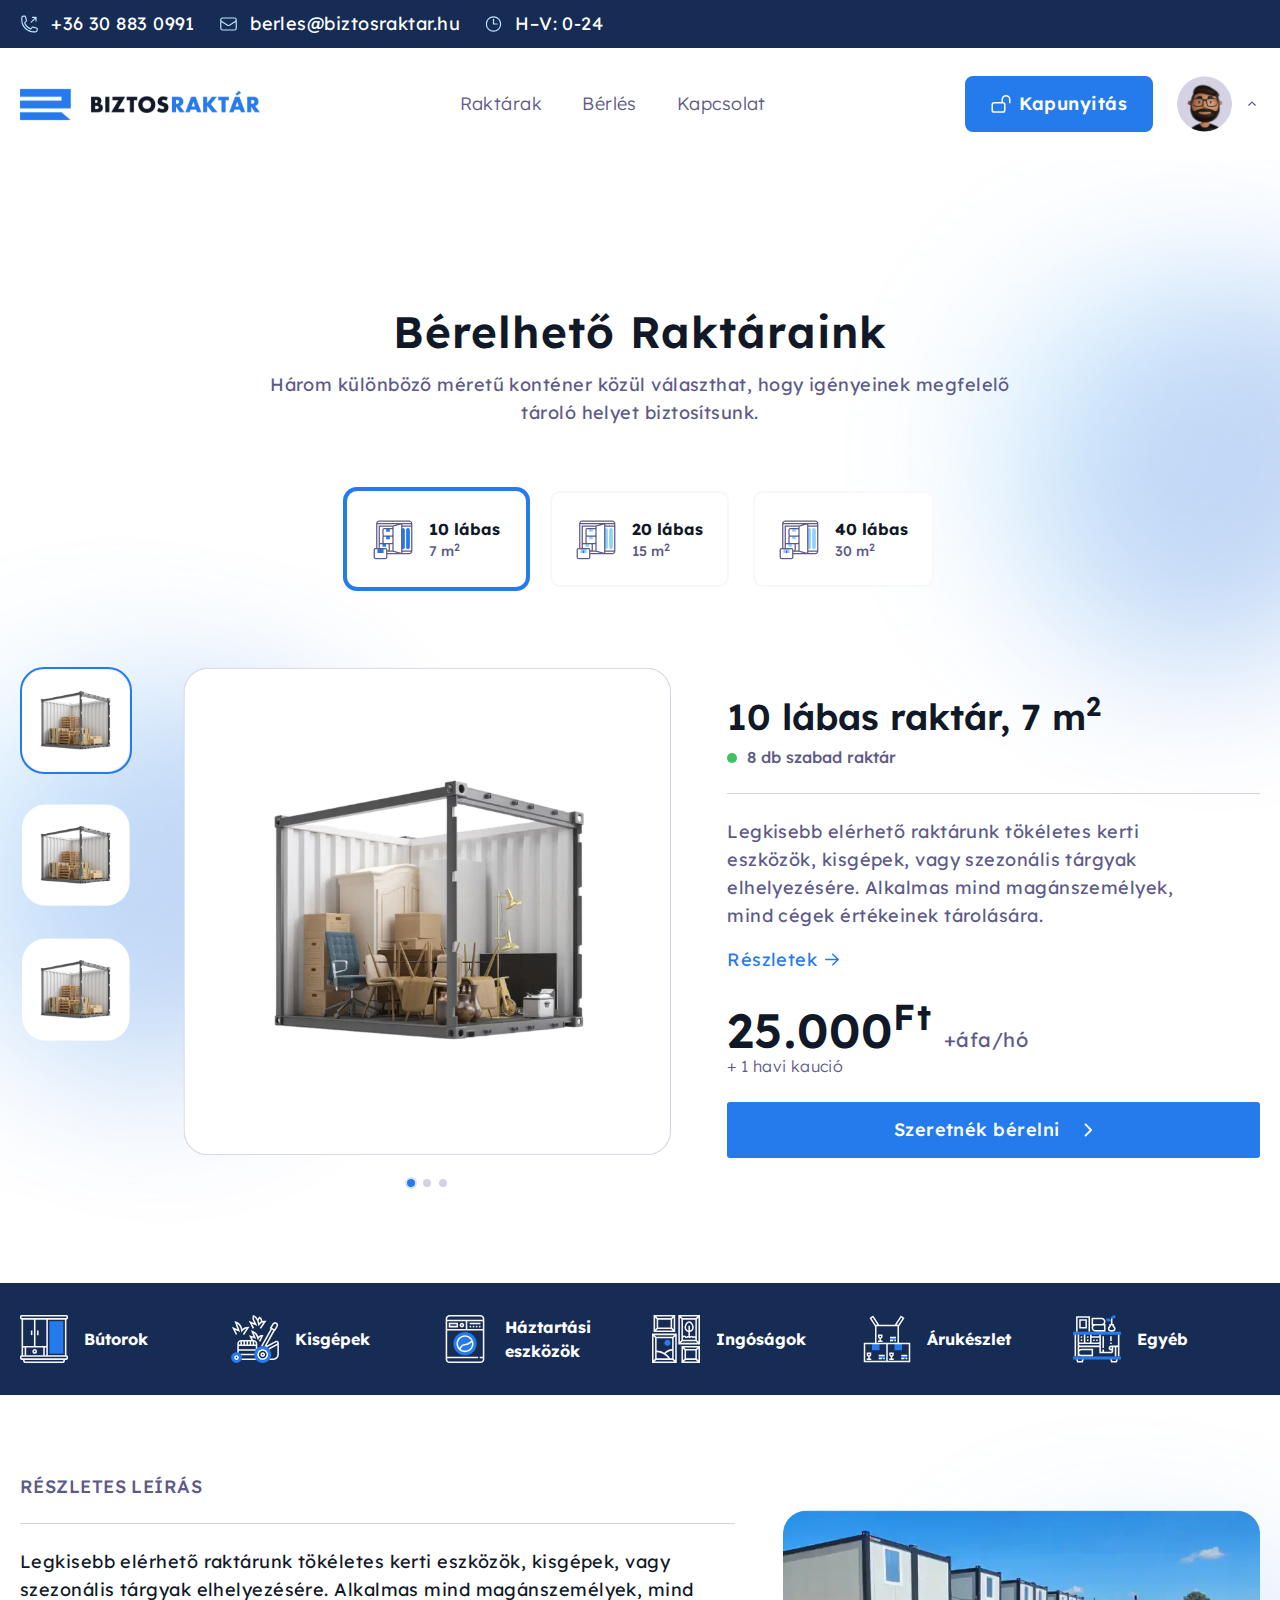
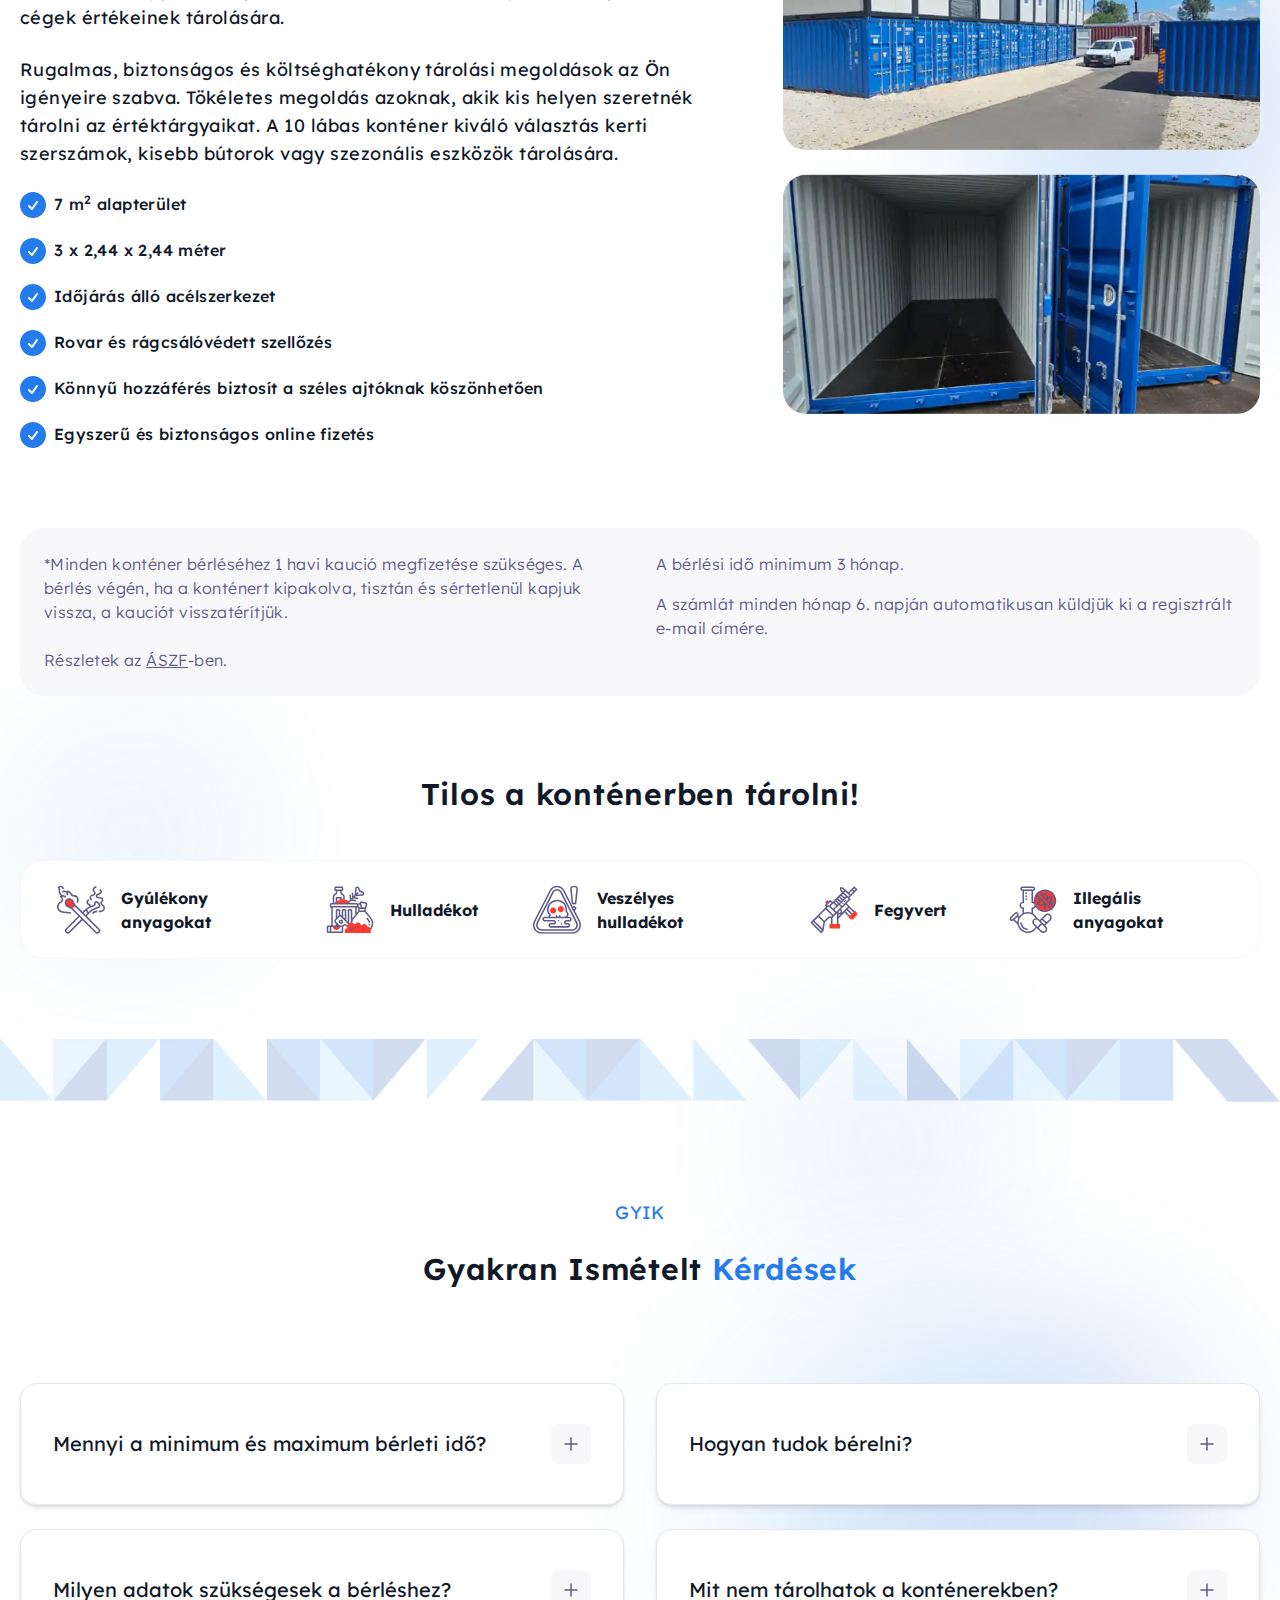
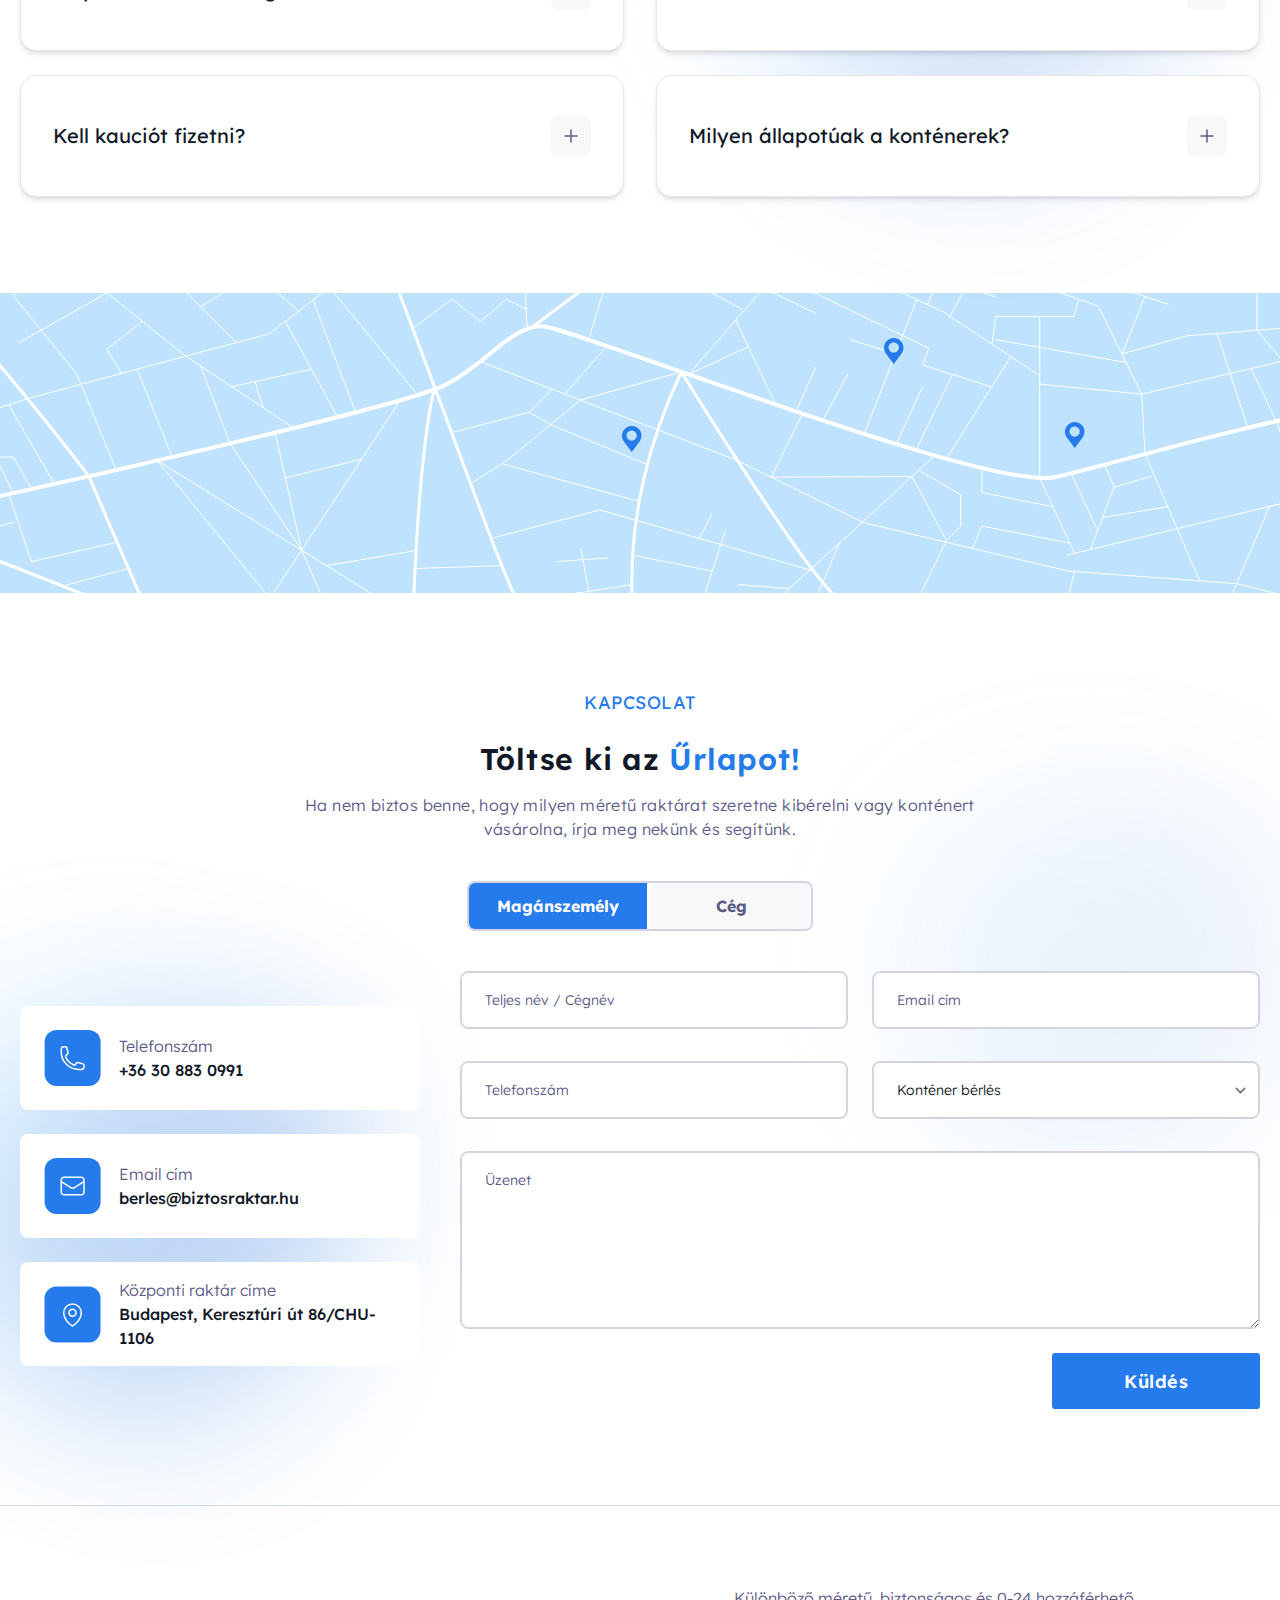
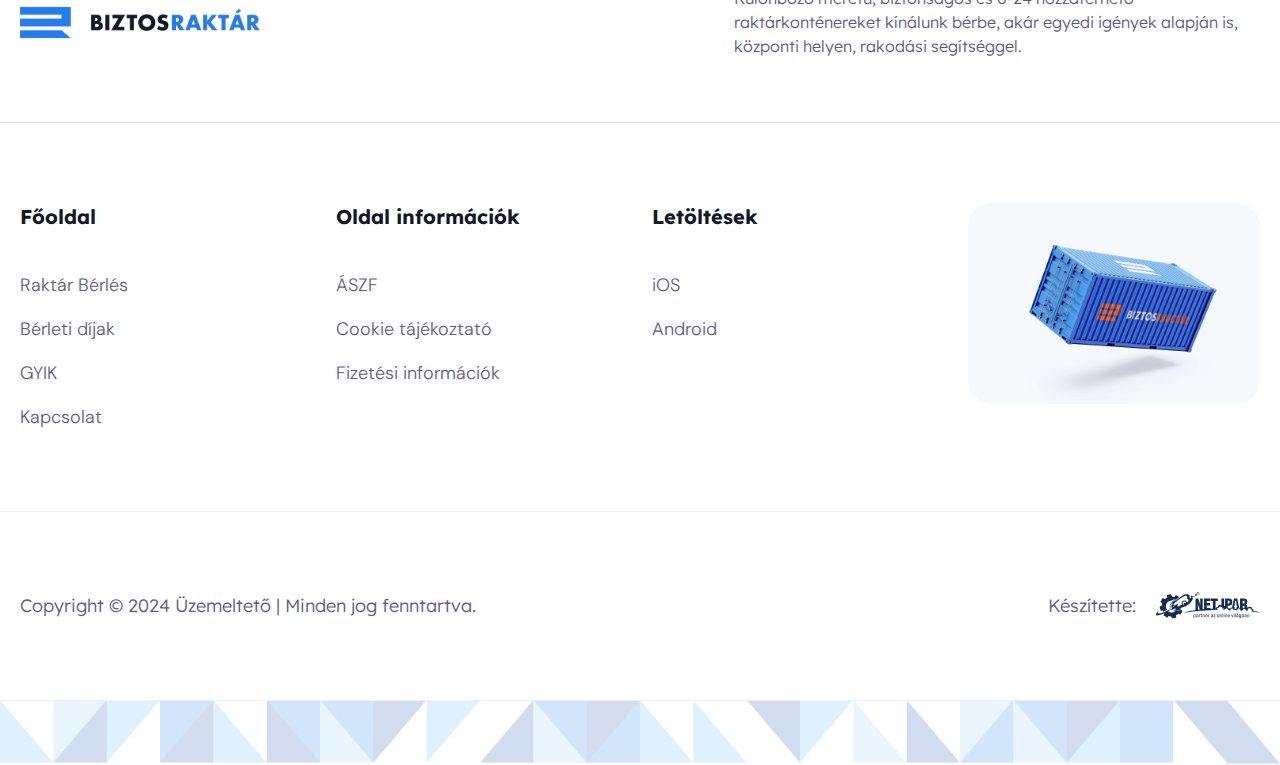
<file: warehouse.html>
<!DOCTYPE html>
<html lang="en">
  <head>
    <meta charset="UTF-8" />
    <meta name="viewport" content="width=device-width, initial-scale=1.0" />
    <title>RAKTARAK</title>
    <link
      href="https://fonts.googleapis.com/css2?family=DM+Sans:ital,opsz,wght@0,9..40,100..1000;1,9..40,100..1000&family=Lexend:wght@100..900&display=swap"
      rel="stylesheet"
    />
    <link
      rel="stylesheet"
      href="https://cdn.jsdelivr.net/npm/swiper@10/swiper-bundle.min.css"
    />
    <link rel="stylesheet" href="./css/style.min.css" />
  </head>

  <body class="font-lexend">
    <!-- top header start -->
    <section class="bg-midnightBlue hidden md:block">
      <div
        class="h-12 max-w-[1280px] px-5 mx-auto flex justify-start items-center space-x-6"
      >
        <a
          href="tel:+36308830991"
          class="flex items-center justify-center text-lg text-white leading-6 tracking-wide hover:text-vibrantOrange"
        >
          <img src="./img/phone.svg" alt="" class="max-h-5 max-w-5 mr-3" />+36
          30 883 0991</a
        >
        <a
          href="mailto:berles@biztosraktar.hu"
          class="flex items-center justify-center text-lg text-white leading-6 tracking-wide hover:text-vibrantOrange"
          ><img
            src="./img/envelope.svg"
            alt=""
            class="max-h-5 max-w-5 mr-3"
          />berles@biztosraktar.hu</a
        >
        <a
          href="#"
          class="flex items-center justify-center text-lg text-white leading-6 tracking-wide hover:text-vibrantOrange"
          ><img src="./img/clock.svg" alt="" class="max-h-5 max-w-5 mr-3" />H–V:
          0-24</a
        >
      </div>
    </section>
    <!-- top header end -->
    <!-- header start -->
    <header>
      <div class="max-w-[1280px] px-5 mx-auto">
        <nav class="flex justify-between items-center py-4 lg:py-7">
          <!-- Logo -->
          <a href="./index.html" class="logo-container">
            <img
              src="./img/Logo.svg"
              alt="Logo"
              class="default-logo w-[70%] lg:w-[90%] xl:w-full"
            />
            <img
              src="./img/Logo-hover.svg"
              alt="Hover Logo"
              class="hover-logo w-[70%] lg:w-[90%] xl:w-full"
            />
          </a>

          <!-- Hamburger Menu (mobile) -->
          <input type="checkbox" id="menu-toggle" class="hidden" />
          <label for="menu-toggle" class="cursor-pointer block lg:hidden">
            <div class="hamburger">
              <span class="hamburger-line line-1"></span>
              <span class="hamburger-line line-2"></span>
              <span class="hamburger-line line-3"></span>
            </div>
          </label>

          <!-- Menu -->
          <ul
            class="nav-menu absolute lg:relative left-0 top-16 md:top-[110px] lg:top-auto lg:bg-transparent bg-white shadow-lg lg:shadow-none w-full lg:w-auto text-center lg:flex lg:space-x-10 transition-all duration-500 ease-in-out max-h-0 overflow-hidden lg:max-h-full text-lg text-mutedPurple font-light leading-wide tracking-wide z-50"
          >
            <li
              class="pt-6 pb-3 lg:py-0 mx-auto group flex justify-center items-center lg:hover:border-b-4 hover:border-skyBlue"
            >
              <a href="#" class="block md:inline">Raktárak</a>
            </li>
            <li
              class="pt-3 pb-3 lg:py-0 mx-auto group flex justify-center items-center lg:hover:border-b-4 hover:border-skyBlue"
            >
              <a href="#" class="block md:inline">Bérlés</a>
            </li>
            <li
              class="pt-3 pb-3 lg:py-0 mx-auto group flex justify-center items-center lg:hover:border-b-4 hover:border-skyBlue"
            >
              <a href="#" class="block md:inline">Kapcsolat</a>
            </li>

            <li
              class="pt-3 pb-6 lg:py-0 flex md:flex-row flex-col lg:hidden justify-center gap-3 mx-auto px-5"
            >
              <a
                href="#"
                class="px-6 h-11 text-base text-skyBlue hover:text-white hover:bg-midnightBlue hover:border-midnightBlue font-medium leading-6 tracking-wide border-skyBlue border-2 rounded-[3px] flex items-center justify-center"
              >
                <svg
                  class="w-4 h-4 mr-3"
                  viewBox="0 0 16 20"
                  fill="none"
                  xmlns="http://www.w3.org/2000/svg"
                >
                  <path
                    class="stroke-skyBlue group-hover:stroke-white stroke-2 stroke-round"
                    d="M11.1248 4.92542C11.1248 6.6513 9.72568 8.05042 7.99979 8.05042C6.2739 8.05042 4.87479 6.6513 4.87479 4.92542C4.87479 3.19953 6.2739 1.80042 7.99979 1.80042C9.72568 1.80042 11.1248 3.19953 11.1248 4.92542Z"
                    stroke-linecap="round"
                    stroke-linejoin="round"
                  />
                  <path
                    class="stroke-skyBlue group-hover:stroke-white stroke-2 stroke-round"
                    d="M1.75073 16.6906C1.80932 13.2895 4.58468 10.5504 7.99979 10.5504C11.415 10.5504 14.1904 13.2896 14.2488 16.6909C12.3465 17.5638 10.2301 18.0504 8.00005 18.0504C5.76978 18.0504 3.6532 17.5637 1.75073 16.6906Z"
                    stroke-linecap="round"
                    stroke-linejoin="round"
                  />
                </svg>

                Belépés
              </a>
              <a
                href="#"
                class="px-6 h-11 text-base text-white hover:text-white hover:bg-midnightBlue hover:border-midbg-midnightBlue font-medium leading-6 tracking-wide bg-skyBlue border-skyBlue border-2 rounded-[3px] flex items-center justify-center"
              >
                Regisztráció
              </a>
            </li>
          </ul>

          <div class="hidden lg:flex space-x-6">
            <a
              href="#"
              class="px-6 h-14 text-lg text-white font-semibold leading-6 tracking-wide bg-skyBlue border-skyBlue border-2 rounded-lg flex items-center justify-center hover:text-white hover:bg-midnightBlue hover:border-midnightBlue"
              ><img src="./img/lcok.svg" alt="" class="max-h-6 max-w-6 mr-2" />
              Kapunyitás</a
            >
            <div class="relative inline-block text-left">
              <div>
                <a
                  href="#"
                  class="flex items-center justify-center gap-3 rounded-full text-gray-400 hover:text-gray-600"
                  id="menu-button"
                  aria-expanded="false"
                  aria-haspopup="true"
                >
                  <img
                    src="./img/avater.png"
                    alt="Avatar"
                    class="h-14 w-h-14 rounded-full"
                  />
                  <img
                    src="./img/chevron-up.svg"
                    alt="Chevron"
                    class="h-4 w-4 transition-transform duration-200 transform"
                    id="chevron-icon"
                  />
                </a>
              </div>
              <!-- Dropdown menu -->
              <div
                class="hidden absolute right-0 z-50 mt-2 w-56 origin-top-right rounded-md bg-white shadow-lg ring-1 ring-black ring-opacity-5 focus:outline-none"
                role="menu"
                aria-orientation="vertical"
                aria-labelledby="menu-button"
                tabindex="1"
                id="dropdown-menu"
              >
                <div class="py-1" role="none">
                  <a
                    href="#"
                    class="flex justify-center items-center px-4 py-3 text-lg text-deepGray font-regular group hover:text-skyBlue"
                    id="menu-item-0"
                  >
                    <svg
                      class="w-4 h-4 mr-2"
                      viewBox="0 0 18 19"
                      fill="none"
                      xmlns="http://www.w3.org/2000/svg"
                    >
                      <path
                        class="stroke-mutedPurple group-hover:stroke-skyBlue stroke-[1.5] stroke-round"
                        d="M8.51613 12.1411L13.375 17C14.2379 17.8629 15.6371 17.8629 16.5 17C17.3629 16.1371 17.3629 14.7379 16.5 13.875L11.6027 8.97774M8.51613 12.1411L10.5962 9.61529C10.8596 9.29551 11.2118 9.09433 11.6027 8.97774M8.51613 12.1411L4.63693 16.8516C4.23364 17.3413 3.63247 17.625 2.99807 17.625C1.82553 17.625 0.875 16.6745 0.875 15.5019C0.875 14.8675 1.1587 14.2664 1.64842 13.8631L7.34551 9.17134M11.6027 8.97774C12.0606 8.84119 12.5715 8.82067 13.0549 8.86153C13.1604 8.87045 13.2672 8.875 13.375 8.875C15.4461 8.875 17.125 7.19607 17.125 5.125C17.125 4.57478 17.0065 4.05223 16.7936 3.58149L14.0635 6.31164C13.1338 6.09821 12.4019 5.36636 12.1885 4.43664L14.9187 1.70645C14.4479 1.49353 13.9253 1.375 13.375 1.375C11.3039 1.375 9.625 3.05393 9.625 5.125C9.625 5.23282 9.62955 5.33958 9.63847 5.44509C9.71423 6.3413 9.57899 7.33201 8.88471 7.90377L8.79965 7.97382M7.34551 9.17134L3.92417 5.75H2.75L0.875 2.625L2.125 1.375L5.25 3.25V4.42417L8.79965 7.97382M7.34551 9.17134L8.79965 7.97382M14.3125 14.8125L12.125 12.625M3.05603 15.4375H3.06228V15.4438H3.05603V15.4375Z"
                      />
                    </svg>
                    Beállítások
                  </a>
                  <a
                    href="#"
                    class="flex justify-center items-center px-4 py-3 text-lg text-deepGray font-regular hover:text-skyBlue group"
                    id="menu-item-1"
                  >
                    <svg
                      class="w-4 h-4 mr-2"
                      viewBox="0 0 20 17"
                      fill="none"
                      xmlns="http://www.w3.org/2000/svg"
                    >
                      <path
                        class="fill-mutedPurple group-hover:fill-skyBlue"
                        d="M10 0.59375L10.2812 0.709375L19.5312 4.45938L20 4.65V5.15625V15.6563V16.4063H18.5V15.6563V5.6625L10 2.2125L1.5 5.65938V15.6531V16.4031H0V15.6531V5.15313V4.64688L0.46875 4.45625L9.71875 0.709375L10 0.59375ZM3 6.40313H3.75H16.25H17V7.15313V15.6531V16.4031H16.25H3.75H3V15.6531V7.15313V6.40313ZM4.5 14.9031H15.5V13.6531H4.5V14.9031ZM4.5 12.1531H15.5V10.6531H4.5V12.1531ZM4.5 9.15313H15.5V7.90313H4.5V9.15313Z"
                      />
                    </svg>
                    Raktáraim
                  </a>

                  <a
                    href="#"
                    class="flex justify-center items-center px-4 py-3 text-lg text-deepGray font-regular hover:text-skyBlue group"
                    id="menu-item-2"
                  >
                    <svg
                      class="w-4 h-4 mr-2"
                      viewBox="0 0 20 18"
                      fill="none"
                      xmlns="http://www.w3.org/2000/svg"
                    >
                      <path
                        class="stroke-mutedPurple group-hover:stroke-skyBlue stroke-[1.5] stroke-round"
                        d="M11.25 7.67542V4.55042C11.25 2.47935 12.9289 0.800415 15 0.800415C17.0711 0.800415 18.75 2.47935 18.75 4.55042V7.67542M3.125 17.0504H11.875C12.9105 17.0504 13.75 16.2109 13.75 15.1754V9.55042C13.75 8.51488 12.9105 7.67542 11.875 7.67542H3.125C2.08947 7.67542 1.25 8.51488 1.25 9.55042V15.1754C1.25 16.2109 2.08947 17.0504 3.125 17.0504Z"
                      />
                    </svg>
                    Kapunyitás
                  </a>
                  <form
                    method="POST"
                    action="#"
                    role="none"
                    class="border-t-[1px] border-lavenderGray"
                  >
                    <button
                      type="submit"
                      class="flex justify-center items-center px-4 py-3 text-lg hover:text-skyBlue text-deepGray font-regular w-full borde"
                      role="menuitem"
                      id="menu-item-3"
                    >
                      Kijelentkezés
                    </button>
                  </form>
                </div>
              </div>
            </div>
          </div>
        </nav>
      </div>
    </header>
    <!-- header end -->
    <!-- main start -->
    <main>
      <!-- banner start -->
      <section class="relative" id="bannerWarehouse">
        <div class="absolute left-0 bottom-10">
          <img src="./img/warehouse-blur-left.svg" alt="" />
        </div>
        <div class="absolute right-0 top-0">
          <img src="./img/warehouse-blur-right.svg" alt="" />
        </div>
        <!-- content -->
        <div
          class="max-w-[1280px] px-5 mx-auto py-12 lg:py-24 text-center relative z-20"
        >
          <!-- text -->
          <div class="pt-6 pb-8 lg:pt-12 lg:pb-16">
            <h2
              class="mx-auto text-2xl lg:text-[44px] font-semibold text-deepGray leading-tight tracking-wide text-center pb-3"
            >
              Bérelhető Raktáraink
            </h2>
            <p
              class="max-w-[780px] mx-auto text-base lg:text-lg font-normal text-mutedPurple leading-normal tracking-wide text-center"
            >
              Három különböző méretű konténer közül választhat, hogy igényeinek
              megfelelő tároló helyet biztosítsunk.
            </p>
          </div>
          <!-- Tab Navigation -->
          <div
            class="flex justify-center items-center gap-2 lg:gap-6"
            id="tab-navigation-2"
          >
            <button
              class="flex flex-col lg:flex-row justify-center items-center p-3 lg:p-6 rounded-[10px] border-[2px] border-transparent shadow-[0_0_0_4px] shadow-skyBlue transition duration-300 gap-4 active-tab bg-white"
              data-tab="tab3-content"
            >
              <img src="./img/cw-01.svg" alt="" />
              <div class="text-center lg:text-start">
                <h3 class="text-base text-deepGray font-bold">10 lábas</h3>
                <p class="text-sm text-mutedPurple font-medium">
                  7 m<sup>2</sup>
                </p>
              </div>
            </button>

            <button
              class="flex flex-col lg:flex-row justify-center items-center p-3 lg:p-6 rounded-[10px] border-[2px] border-pearlGray shadow-none transition duration-300 gap-4 bg-white"
              data-tab="tab4-content"
            >
              <img src="./img/cw-02.svg" alt="" />
              <div class="text-center lg:text-start">
                <h3 class="text-base text-deepGray font-bold">20 lábas</h3>
                <p class="text-sm text-mutedPurple font-medium">
                  15 m<sup>2</sup>
                </p>
              </div>
            </button>

            <button
              class="flex flex-col lg:flex-row justify-center items-center p-3 lg:p-6 rounded-[10px] border-[2px] border-pearlGray shadow-none transition duration-300 gap-4 bg-white"
              data-tab="tab5-content"
            >
              <img src="./img/cw-02.svg" alt="" />
              <div class="text-center lg:text-start">
                <h3 class="text-base text-deepGray font-bold">40 lábas</h3>
                <p class="text-sm text-mutedPurple font-medium">
                  30 m<sup>2</sup>
                </p>
              </div>
            </button>
          </div>
          <!-- tab content -->
          <div class="mt-10 lg:mt-20">
            <div id="tab3-content" class="tab-contentx">
              <div
                class="flex flex-col lg:flex-row justify-center items-center gap-14"
              >
                <!-- top -->
                <div
                  class="w-full lg:w-[55%] flex flex-col lg:flex-row items-start"
                >
                  <!-- item-01 -->
                  <div
                    class="w-full lg:w-[25%] flex flex-row lg:flex-col gap-4 lg:gap-7 justify-center lg:justify-start order-2 lg:order-1 mt-6 lg:mt-0"
                  >
                    <a
                      href="#"
                      class="border-[2px] border-skyBlue rounded-3xl lg:max-w-28"
                      ><img
                        src="./img/min-waehouse.png"
                        alt=""
                        class="object-fill object-center"
                    /></a>
                    <a
                      href="#"
                      class="border-[2px] border-transparent rounded-3xl lg:max-w-28"
                      ><img
                        src="./img/min-waehouse.png"
                        alt=""
                        class="object-fill object-center"
                    /></a>
                    <a
                      href="#"
                      class="border-[2px] border-transparent rounded-3xl lg:max-w-28"
                      ><img
                        src="./img/min-waehouse.png"
                        alt=""
                        class="object-fill object-center"
                    /></a>
                  </div>
                  <!-- item-02 -->
                  <div
                    class="w-full lg:w-[75%] flex flex-col justify-center items-center order-1 lg:order-2"
                  >
                    <img src="./img/max-warehouse.png" alt="" />
                    <div class="flex gap-2 mt-6">
                      <span
                        class="w-2 h-2 rounded-full bg-skyBlue outline outline-offset-0 outline-2 outline-skyBlue/20"
                      ></span>
                      <span class="w-2 h-2 rounded-full bg-lavenderGray"></span>
                      <span class="w-2 h-2 rounded-full bg-lavenderGray"></span>
                    </div>
                  </div>
                </div>
                <!-- bottom -->
                <div class="w-full lg:w-[45%] flex flex-col items-start">
                  <div class="text-start">
                    <h3
                      class="text-2xl lg:text-4xl text-deepGray font-semibold"
                    >
                      10 lábas raktár, 7 m<sup>2</sup>
                    </h3>
                    <p
                      class="text-sm md:text-base text-mutedPurple font-medium mt-2"
                    >
                      <span
                        class="w-[10px] h-[10px] bg-vibrantGreen rounded-full inline-block mr-[5px]"
                      ></span>
                      8 db szabad raktár
                    </p>
                  </div>
                  <div
                    class="w-full border-b-[1px] border-lavenderGray my-4 md:my-6"
                  ></div>
                  <div class="flex flex-col justify-start text-start gap-4">
                    <p
                      class="text-base lg:text-lg font-normal text-mutedPurple tracking-wide max-w-full lg:max-w-[482px]"
                    >
                      Legkisebb elérhető raktárunk tökéletes kerti eszközök,
                      kisgépek, vagy szezonális tárgyak elhelyezésére. Alkalmas
                      mind magánszemélyek, mind cégek értékeinek tárolására.
                    </p>
                    <a
                      href="#"
                      class="text-base lg:text-lg font-normal text-skyBlue hover:text-midnightBlue group tracking-wide flex items-center gap-2 hover:underline-offset-4 hover:underline"
                      >Részletek
                      <svg
                        class="w-3.5 h-3.25"
                        viewBox="0 0 14 13"
                        fill="none"
                        xmlns="http://www.w3.org/2000/svg"
                      >
                        <path
                          class="fill-[#257BEB] group-hover:fill-midnightBlue"
                          fill-rule="evenodd"
                          clip-rule="evenodd"
                          d="M-2.62268e-07 6.5C-2.80374e-07 6.08579 0.335786 5.75 0.75 5.75L11.3879 5.75L7.23017 1.79062C6.93159 1.50353 6.92228 1.02875 7.20937 0.730167C7.49647 0.431589 7.97125 0.422279 8.26983 0.709374L13.7698 5.95937C13.9169 6.10078 14 6.29599 14 6.5C14 6.70401 13.9169 6.89922 13.7698 7.04062L8.26983 12.2906C7.97125 12.5777 7.49647 12.5684 7.20938 12.2698C6.92228 11.9713 6.93159 11.4965 7.23017 11.2094L11.3879 7.25L0.75 7.25C0.335786 7.25 -2.44163e-07 6.91421 -2.62268e-07 6.5Z"
                        />
                      </svg>
                    </a>
                  </div>
                  <div class="text-start mt-6 md:mt-8">
                    <div
                      class="flex justify-between items-end text-start gap-3"
                    >
                      <h3
                        class="text-3xl lg:text-5xl text-deepGray font-semibold leading-none tracking-wide"
                      >
                        25.000<sup>Ft</sup>
                      </h3>
                      <p
                        class="text-lg lg:text-xl font-normal text-mutedPurple leading-normal tracking-wide"
                      >
                        +áfa/hó
                      </p>
                    </div>
                    <p
                      class="text-sm lg:text-base font-light text-mutedPurple leading-normal tracking-wide pb-6"
                    >
                      + 1 havi kaució
                    </p>
                  </div>
                  <button
                    class="w-full h-12 lg:h-14 flex justify-center items-center border-2 bg-skyBlue border-skyBlue rounded-[3px] text-base lg:text-lg font-medium text-white hover:border-midnightBlue hover:text-white hover:bg-midnightBlue leading-normal tracking-wide gap-6 group"
                  >
                    Szeretnék bérelni
                    <svg
                      class="w-2.5 h-3.5"
                      viewBox="0 0 9 15"
                      fill="none"
                      xmlns="http://www.w3.org/2000/svg"
                    >
                      <path
                        class="stroke-white group-hover:stroke-white stroke-2 stroke-rounded"
                        d="M1.83325 13.5L7.83325 7.5L1.83325 1.5"
                        stroke-linecap="round"
                        stroke-linejoin="round"
                      />
                    </svg>
                  </button>
                </div>
              </div>
            </div>

            <div id="tab4-content" class="tab-contentx hidden">
              <div
                class="flex flex-col lg:flex-row justify-center items-center gap-14"
              >
                <!-- top -->
                <div
                  class="w-full lg:w-[55%] flex flex-col lg:flex-row items-start"
                >
                  <!-- item-01 -->
                  <div
                    class="w-full lg:w-[25%] flex flex-row lg:flex-col gap-4 lg:gap-7 justify-center lg:justify-start order-2 lg:order-1 mt-6 lg:mt-0"
                  >
                    <a
                      href="#"
                      class="border-[2px] border-skyBlue rounded-3xl lg:max-w-28"
                      ><img
                        src="./img/min-waehouse.png"
                        alt=""
                        class="object-fill object-center"
                    /></a>
                    <a
                      href="#"
                      class="border-[2px] border-transparent rounded-3xl lg:max-w-28"
                      ><img
                        src="./img/min-waehouse.png"
                        alt=""
                        class="object-fill object-center"
                    /></a>
                    <a
                      href="#"
                      class="border-[2px] border-transparent rounded-3xl lg:max-w-28"
                      ><img
                        src="./img/min-waehouse.png"
                        alt=""
                        class="object-fill object-center"
                    /></a>
                  </div>
                  <!-- item-02 -->
                  <div
                    class="w-full lg:w-[75%] flex flex-col justify-center items-center order-1 lg:order-2"
                  >
                    <img src="./img/max-warehouse.png" alt="" />
                    <div class="flex gap-2 mt-6">
                      <span
                        class="w-2 h-2 rounded-full bg-skyBlue outline outline-offset-0 outline-2 outline-skyBlue/20"
                      ></span>
                      <span class="w-2 h-2 rounded-full bg-lavenderGray"></span>
                      <span class="w-2 h-2 rounded-full bg-lavenderGray"></span>
                    </div>
                  </div>
                </div>
                <!-- bottom -->
                <div class="w-full lg:w-[45%] flex flex-col items-start">
                  <div class="text-start">
                    <h3
                      class="text-2xl lg:text-4xl text-deepGray font-semibold"
                    >
                      20 lábas raktár, 15 m<sup>2</sup>
                    </h3>
                    <p
                      class="text-sm md:text-base text-mutedPurple font-medium mt-2"
                    >
                      <span
                        class="w-[10px] h-[10px] bg-vibrantGreen rounded-full inline-block mr-[5px]"
                      ></span>
                      8 db szabad raktár
                    </p>
                  </div>
                  <div
                    class="w-full border-b-[1px] border-lavenderGray my-4 md:my-6"
                  ></div>
                  <div class="flex flex-col justify-start text-start gap-4">
                    <p
                      class="text-base lg:text-lg font-normal text-mutedPurple tracking-wide max-w-full lg:max-w-[482px]"
                    >
                      Legkisebb elérhető raktárunk tökéletes kerti eszközök,
                      kisgépek, vagy szezonális tárgyak elhelyezésére. Alkalmas
                      mind magánszemélyek, mind cégek értékeinek tárolására.
                    </p>
                    <a
                      href="#"
                      class="text-base lg:text-lg font-normal text-skyBlue hover:text-midnightBlue group tracking-wide flex items-center gap-2 hover:underline-offset-4 hover:underline"
                      >Részletek
                      <svg
                        class="w-3.5 h-3.25"
                        viewBox="0 0 14 13"
                        fill="none"
                        xmlns="http://www.w3.org/2000/svg"
                      >
                        <path
                          class="fill-[#257BEB] group-hover:fill-midnightBlue"
                          fill-rule="evenodd"
                          clip-rule="evenodd"
                          d="M-2.62268e-07 6.5C-2.80374e-07 6.08579 0.335786 5.75 0.75 5.75L11.3879 5.75L7.23017 1.79062C6.93159 1.50353 6.92228 1.02875 7.20937 0.730167C7.49647 0.431589 7.97125 0.422279 8.26983 0.709374L13.7698 5.95937C13.9169 6.10078 14 6.29599 14 6.5C14 6.70401 13.9169 6.89922 13.7698 7.04062L8.26983 12.2906C7.97125 12.5777 7.49647 12.5684 7.20938 12.2698C6.92228 11.9713 6.93159 11.4965 7.23017 11.2094L11.3879 7.25L0.75 7.25C0.335786 7.25 -2.44163e-07 6.91421 -2.62268e-07 6.5Z"
                        />
                      </svg>
                    </a>
                  </div>
                  <div class="text-start mt-6 md:mt-8">
                    <div
                      class="flex justify-between items-end text-start gap-3"
                    >
                      <h3
                        class="text-3xl lg:text-5xl text-deepGray font-semibold leading-none tracking-wide"
                      >
                        35.000<sup>Ft</sup>
                      </h3>
                      <p
                        class="text-lg lg:text-xl font-normal text-mutedPurple leading-normal tracking-wide"
                      >
                        +áfa/hó
                      </p>
                    </div>
                    <p
                      class="text-sm lg:text-base font-light text-mutedPurple leading-normal tracking-wide pb-6"
                    >
                      + 1 havi kaució
                    </p>
                  </div>
                  <button
                    class="w-full h-12 lg:h-14 flex justify-center items-center border-2 bg-skyBlue border-skyBlue rounded-[3px] text-base lg:text-lg font-medium text-white hover:border-midnightBlue hover:text-white hover:bg-midnightBlue leading-normal tracking-wide gap-6 group"
                  >
                    Szeretnék bérelni
                    <svg
                      class="w-2.5 h-3.5"
                      viewBox="0 0 9 15"
                      fill="none"
                      xmlns="http://www.w3.org/2000/svg"
                    >
                      <path
                        class="stroke-white group-hover:stroke-white stroke-2 stroke-rounded"
                        d="M1.83325 13.5L7.83325 7.5L1.83325 1.5"
                        stroke-linecap="round"
                        stroke-linejoin="round"
                      />
                    </svg>
                  </button>
                </div>
              </div>
            </div>
            <div id="tab5-content" class="tab-contentx hidden">
              <div
                class="flex flex-col lg:flex-row justify-center items-center gap-14"
              >
                <!-- top -->
                <div
                  class="w-full lg:w-[55%] flex flex-col lg:flex-row items-start"
                >
                  <!-- item-01 -->
                  <div
                    class="w-full lg:w-[25%] flex flex-row lg:flex-col gap-4 lg:gap-7 justify-center lg:justify-start order-2 lg:order-1 mt-6 lg:mt-0"
                  >
                    <a
                      href="#"
                      class="border-[2px] border-skyBlue rounded-3xl lg:max-w-28"
                      ><img
                        src="./img/min-waehouse.png"
                        alt=""
                        class="object-fill object-center"
                    /></a>
                    <a
                      href="#"
                      class="border-[2px] border-transparent rounded-3xl lg:max-w-28"
                      ><img
                        src="./img/min-waehouse.png"
                        alt=""
                        class="object-fill object-center"
                    /></a>
                    <a
                      href="#"
                      class="border-[2px] border-transparent rounded-3xl lg:max-w-28"
                      ><img
                        src="./img/min-waehouse.png"
                        alt=""
                        class="object-fill object-center"
                    /></a>
                  </div>
                  <!-- item-02 -->
                  <div
                    class="w-full lg:w-[75%] flex flex-col justify-center items-center order-1 lg:order-2"
                  >
                    <img src="./img/max-warehouse.png" alt="" />
                    <div class="flex gap-2 mt-6">
                      <span
                        class="w-2 h-2 rounded-full bg-skyBlue outline outline-offset-0 outline-2 outline-skyBlue/20"
                      ></span>
                      <span class="w-2 h-2 rounded-full bg-lavenderGray"></span>
                      <span class="w-2 h-2 rounded-full bg-lavenderGray"></span>
                    </div>
                  </div>
                </div>
                <!-- bottom -->
                <div class="w-full lg:w-[45%] flex flex-col items-start">
                  <div class="text-start">
                    <h3
                      class="text-2xl lg:text-4xl text-deepGray font-semibold"
                    >
                      40 lábas raktár, 30 m<sup>2</sup>
                    </h3>
                    <p
                      class="text-sm md:text-base text-mutedPurple font-medium mt-2"
                    >
                      <span
                        class="w-[10px] h-[10px] bg-vibrantGreen rounded-full inline-block mr-[5px]"
                      ></span>
                      8 db szabad raktár
                    </p>
                  </div>
                  <div
                    class="w-full border-b-[1px] border-lavenderGray my-4 md:my-6"
                  ></div>
                  <div class="flex flex-col justify-start text-start gap-4">
                    <p
                      class="text-base lg:text-lg font-normal text-mutedPurple tracking-wide max-w-full lg:max-w-[482px]"
                    >
                      Legkisebb elérhető raktárunk tökéletes kerti eszközök,
                      kisgépek, vagy szezonális tárgyak elhelyezésére. Alkalmas
                      mind magánszemélyek, mind cégek értékeinek tárolására.
                    </p>
                    <a
                      href="#"
                      class="text-base lg:text-lg font-normal text-skyBlue hover:text-midnightBlue group tracking-wide flex items-center gap-2 hover:underline-offset-4 hover:underline"
                      >Részletek
                      <svg
                        class="w-3.5 h-3.25"
                        viewBox="0 0 14 13"
                        fill="none"
                        xmlns="http://www.w3.org/2000/svg"
                      >
                        <path
                          class="fill-[#257BEB] group-hover:fill-midnightBlue"
                          fill-rule="evenodd"
                          clip-rule="evenodd"
                          d="M-2.62268e-07 6.5C-2.80374e-07 6.08579 0.335786 5.75 0.75 5.75L11.3879 5.75L7.23017 1.79062C6.93159 1.50353 6.92228 1.02875 7.20937 0.730167C7.49647 0.431589 7.97125 0.422279 8.26983 0.709374L13.7698 5.95937C13.9169 6.10078 14 6.29599 14 6.5C14 6.70401 13.9169 6.89922 13.7698 7.04062L8.26983 12.2906C7.97125 12.5777 7.49647 12.5684 7.20938 12.2698C6.92228 11.9713 6.93159 11.4965 7.23017 11.2094L11.3879 7.25L0.75 7.25C0.335786 7.25 -2.44163e-07 6.91421 -2.62268e-07 6.5Z"
                        />
                      </svg>
                    </a>
                  </div>
                  <div class="text-start mt-6 md:mt-8">
                    <div
                      class="flex justify-between items-end text-start gap-3"
                    >
                      <h3
                        class="text-3xl lg:text-5xl text-deepGray font-semibold leading-none tracking-wide"
                      >
                        60.000<sup>Ft</sup>
                      </h3>
                      <p
                        class="text-lg lg:text-xl font-normal text-mutedPurple leading-normal tracking-wide"
                      >
                        +áfa/hó
                      </p>
                    </div>
                    <p
                      class="text-sm lg:text-base font-light text-mutedPurple leading-normal tracking-wide pb-6"
                    >
                      + 1 havi kaució
                    </p>
                  </div>
                  <button
                    class="w-full h-12 lg:h-14 flex justify-center items-center border-2 bg-skyBlue border-skyBlue rounded-[3px] text-base lg:text-lg font-medium text-white hover:border-midnightBlue hover:text-white hover:bg-midnightBlue leading-normal tracking-wide gap-6 group"
                  >
                    Szeretnék bérelni
                    <svg
                      class="w-2.5 h-3.5"
                      viewBox="0 0 9 15"
                      fill="none"
                      xmlns="http://www.w3.org/2000/svg"
                    >
                      <path
                        class="stroke-white group-hover:stroke-white stroke-2 stroke-rounded"
                        d="M1.83325 13.5L7.83325 7.5L1.83325 1.5"
                        stroke-linecap="round"
                        stroke-linejoin="round"
                      />
                    </svg>
                  </button>
                </div>
              </div>
            </div>
          </div>
          <!-- test -->
        </div>
      </section>
      <!-- banner end -->
      <!-- house start -->
      <section class="bg-midnightBlue" id="house">
        <div
          class="px-5 max-w-[1280px] mx-auto grid grid-cols-2 lg:grid-cols-6 gap-6 py-8 justify-items-center lg:justify-items-start items-start"
        >
          <!-- item-01 -->
          <div
            class="flex flex-col lg:flex-row justify-center items-center gap-4 max-w-[164px]"
          >
            <img src="./img/house-item-01.svg" alt="Bútorok" />
            <h3
              class="text-base font-bold text-white text-center lg:text-start"
            >
              Bútorok
            </h3>
          </div>
          <!-- item-02 -->
          <div
            class="flex flex-col lg:flex-row justify-center items-center gap-4 max-w-[164px]"
          >
            <img src="./img/house-item-02.svg" alt="Kisgépek" />
            <h3
              class="text-base font-bold text-white text-center lg:text-start"
            >
              Kisgépek
            </h3>
          </div>
          <!-- item-03 -->
          <div
            class="flex flex-col lg:flex-row justify-center items-center gap-4 max-w-[164px]"
          >
            <img src="./img/house-item-03.svg" alt="Háztartási eszközök" />
            <h3
              class="text-base font-bold text-white text-center lg:text-start"
            >
              Háztartási eszközök
            </h3>
          </div>
          <!-- item-04 -->
          <div
            class="flex flex-col lg:flex-row justify-center items-center gap-4 max-w-[164px]"
          >
            <img src="./img/house-item-04.svg" alt="Ingóságok" />
            <h3
              class="text-base font-bold text-white text-center lg:text-start"
            >
              Ingóságok
            </h3>
          </div>
          <!-- item-05 -->
          <div
            class="flex flex-col lg:flex-row justify-center items-center gap-4 max-w-[164px]"
          >
            <img src="./img/house-item-05.svg" alt="Árukészlet" />
            <h3
              class="text-base font-bold text-white text-center lg:text-start"
            >
              Árukészlet
            </h3>
          </div>
          <!-- item-06 -->
          <div
            class="flex flex-col lg:flex-row justify-center items-center gap-4 max-w-[164px]"
          >
            <img src="./img/house-item-06.svg" alt="Egyéb" />
            <h3
              class="text-base font-bold text-white text-center lg:text-start"
            >
              Egyéb
            </h3>
          </div>
        </div>
      </section>
      <!-- house end -->
      <!-- details start -->
      <section class="relative">
        <div class="absolute right-0 top-0">
          <img src="./img/details-blur.svg " alt="" />
        </div>
        <!-- top -->
        <div
          class="max-w-[1280px] px-5 mx-auto flex flex-col lg:flex-row justify-between items-center gap-12 py-10 lg:py-20 relative z-20"
        >
          <!-- top -->
          <div class="w-full lg:w-[60%] flex flex-col gap-6">
            <h2
              class="text-lg text-mutedPurple font-medium leading-6 tracking-wide uppercase"
            >
              Részletes leírás
            </h2>
            <!-- line start -->
            <div class="w-full border-b-[1px] border-lavenderGray"></div>
            <!-- line end -->
            <p
              class="text-base md:text-lg font-normal text-deepGray leading-6 tracking-wide"
            >
              Legkisebb elérhető raktárunk tökéletes kerti eszközök, kisgépek,
              vagy szezonális tárgyak elhelyezésére. Alkalmas mind
              magánszemélyek, mind cégek értékeinek tárolására.
            </p>
            <p
              class="text-base md:text-lg font-normal text-deepGray leading-6 tracking-wide"
            >
              Rugalmas, biztonságos és költséghatékony tárolási megoldások az Ön
              igényeire szabva. Tökéletes megoldás azoknak, akik kis helyen
              szeretnék tárolni az értéktárgyaikat. A 10 lábas konténer kiváló
              választás kerti szerszámok, kisebb bútorok vagy szezonális
              eszközök tárolására.
            </p>
            <ul class="flex flex-col gap-y-5">
              <li class="flex justify-start items-start gap-2">
                <img
                  src="./img/check-white.svg"
                  alt=""
                  class="w-[24px] h-[24px] lg:w-[26px] lg:h-[26px]"
                />
                <p
                  class="text-base font-medium text-deepGray leading-normal tracking-wide"
                >
                  7 m<sup>2</sup> alapterület
                </p>
              </li>
              <li class="flex justify-start items-start gap-2">
                <img
                  src="./img/check-white.svg"
                  alt=""
                  class="w-[24px] h-[24px] lg:w-[26px] lg:h-[26px]"
                />
                <p
                  class="text-base font-medium text-deepGray leading-normal tracking-wide"
                >
                  3 x 2,44 x 2,44 méter
                </p>
              </li>
              <li class="flex justify-start items-start gap-2">
                <img
                  src="./img/check-white.svg"
                  alt=""
                  class="w-[24px] h-[24px] lg:w-[26px] lg:h-[26px]"
                />
                <p
                  class="text-base font-medium text-deepGray leading-normal tracking-wide"
                >
                  Időjárás álló acélszerkezet
                </p>
              </li>
              <li class="flex justify-start items-start gap-2">
                <img
                  src="./img/check-white.svg"
                  alt=""
                  class="w-[24px] h-[24px] lg:w-[26px] lg:h-[26px]"
                />
                <p
                  class="text-base font-medium text-deepGray leading-normal tracking-wide"
                >
                  Rovar és rágcsálóvédett szellőzés
                </p>
              </li>
              <li class="flex justify-start items-start gap-2">
                <img
                  src="./img/check-white.svg"
                  alt=""
                  class="w-[24px] h-[24px] lg:w-[26px] lg:h-[26px]"
                />
                <p
                  class="text-base font-medium text-deepGray leading-normal tracking-wide"
                >
                  Könnyű hozzáférés biztosít a széles ajtóknak köszönhetően
                </p>
              </li>
              <li class="flex justify-start items-start gap-2">
                <img
                  src="./img/check-white.svg"
                  alt=""
                  class="w-[24px] h-[24px] lg:w-[26px] lg:h-[26px]"
                />
                <p
                  class="text-base font-medium text-deepGray leading-normal tracking-wide"
                >
                  Egyszerű és biztonságos online fizetés
                </p>
              </li>
            </ul>
          </div>
          <!-- bottom -->
          <div class="w-full lg:w-[40%] flex flex-col gap-6">
            <img src="./img/details-01.webp" alt="" />
            <img src="./img/details-02.webp" alt="" />
          </div>
        </div>
        <div class="max-w-[1280px] px-5 mx-auto relative z-20">
          <div
            class="flex flex-col lg:flex-row justify-between items-start p-4 lg:p-6 mb-10 lg:mb-20 gap-8 bg-pearlGray rounded-3xl"
          >
            <!-- top -->
            <div class="w-full lg:w-1/2 space-y-6">
              <p
                class="text-base font-light text-mutedPurple leading-normal tracking-wide"
              >
                *Minden konténer bérléséhez 1 havi kaució megfizetése szükséges.
                A bérlés végén, ha a konténert kipakolva, tisztán és sértetlenül
                kapjuk vissza, a kauciót visszatérítjük.
              </p>
              <p
                class="text-base font-light text-mutedPurple leading-normal tracking-wide"
              >
                Részletek az
                <a href="#" target="_blank" class="underline">ÁSZF</a>-ben.
              </p>
            </div>
            <!-- bottom -->
            <div class="w-full lg:w-1/2 space-y-4">
              <p
                class="text-base font-light text-mutedPurple leading-normal tracking-wide"
              >
                A bérlési idő minimum 3 hónap.
              </p>
              <p
                class="text-base font-light text-mutedPurple leading-normal tracking-wide"
              >
                A számlát minden hónap 6. napján automatikusan küldjük ki a
                regisztrált e-mail címére.
              </p>
            </div>
          </div>
        </div>
      </section>
      <!-- details end -->
      <!-- warning start -->
      <section class="pb-10 lg:pb-20 relative" id="house">
        <div class="absolute left-0 -bottom-10">
          <img src="./img/warning-left.svg" alt="" />
        </div>
        <div class="absolute right-40 top-1/2">
          <img src="./img/warning-right.svg" alt="" />
        </div>
        <div class="px-5 max-w-[1280px] mx-auto relative z-20">
          <h2
            class="max-w-[560px] mx-auto text-2xl lg:text-3xl font-semibold text-deepGray tracking-wide text-center mb-12"
          >
            Tilos a konténerben tárolni!
          </h2>
          <div
            class="grid grid-cols-2 lg:grid-cols-5 gap-6 px-9 py-6 justify-items-center lg:justify-items-center items-center border border-pearlGray rounded-3xl bg-white"
          >
            <!-- item-01 -->
            <div
              class="flex flex-col lg:flex-row justify-center items-center gap-4 w-full"
            >
              <img src="./img/warning-01.svg" alt="Bútorok" />
              <h3
                class="text-base font-bold text-deepGray text-center lg:text-start"
              >
                Gyúlékony anyagokat
              </h3>
            </div>

            <!-- item-02 -->
            <div
              class="flex flex-col lg:flex-row justify-center items-center gap-4 w-full"
            >
              <img src="./img/warning-02.svg" alt="Kisgépek" />
              <h3
                class="text-base font-bold text-deepGray text-center lg:text-start"
              >
                Hulladékot
              </h3>
            </div>

            <!-- item-03 -->
            <div
              class="flex flex-col lg:flex-row justify-center items-center gap-4 w-full"
            >
              <img src="./img/warning-03.svg" alt="Háztartási eszközök" />
              <h3
                class="text-base font-bold text-deepGray text-center lg:text-start"
              >
                Veszélyes hulladékot
              </h3>
            </div>

            <!-- item-04 -->
            <div
              class="flex flex-col lg:flex-row justify-center items-center gap-4 w-full"
            >
              <img src="./img/warning-04.svg" alt="Ingóságok" />
              <h3
                class="text-base font-bold text-deepGray text-center lg:text-start"
              >
                Fegyvert
              </h3>
            </div>

            <!-- item-05 -->
            <div
              class="flex flex-col lg:flex-row justify-center items-center gap-4 w-full"
            >
              <img src="./img/warning-05.svg" alt="Árukészlet" />
              <h3
                class="text-base font-bold text-deepGray text-center lg:text-start"
              >
                Illegális anyagokat
              </h3>
            </div>
          </div>
        </div>
      </section>
      <!-- warning end -->
      <!-- divider start -->
      <img src="./img/divider.png" alt="" class="w-full min-h-7 lg:min-h-16" />
      <!-- divider end -->
      <!-- faq start -->
      <section class="py-8 lg:py-24 relative" id="faq">
        <div
          class="px-5 max-w-[1280px] mx-auto border-b-1 border-lavenderGray relative z-30"
        >
          <!-- content -->
          <div>
            <p
              class="text-base lg:text-lg font-normal text-skyBlue leading-normal tracking-wide text-center uppercase"
            >
              GYIK
            </p>
            <h2
              class="max-w-[560px] mx-auto text-2xl lg:text-3xl font-semibold text-deepGray tracking-wide text-center pt-3 pb-4 lg:pt-6 lg:pb-4"
            >
              Gyakran Ismételt
              <span class="text-skyBlue">Kérdések</span>
            </h2>
          </div>
          <!-- accordian -->
          <div
            class="flex flex-col lg:flex-row justify-between gap-6 lg:gap-8 mt-10 lg:mt-20"
          >
            <!-- part left -->
            <div class="w-full lg:w-1/2">
              <dl class="flex flex-col gap-y-6">
                <!-- item-01 -->
                <div
                  class="p-5 lg:px-8 lg:py-10 border-[1px] rounded-2xl shadow-md bg-white"
                  id="faq-item"
                >
                  <dt>
                    <!-- Expand/collapse question button -->
                    <button
                      type="button"
                      class="flex w-full items-center justify-between text-left"
                      aria-controls="faq-1"
                      aria-expanded="false"
                    >
                      <span
                        class="text-base lg:text-xl font-normal text-deepGray leading-normal"
                        >Mennyi a minimum és maximum bérleti idő?</span
                      >
                      <span
                        class="ml-6 flex justify-center items-center bg-pearlGray p-2 rounded-lg"
                        id="icon-bg"
                      >
                        <!-- Icon when question is collapsed -->
                        <svg
                          class="h-6 w-6 stroke-mutedPurple"
                          fill="none"
                          viewBox="0 0 24 24"
                          stroke-width="1.5"
                          stroke="currentColor"
                          aria-hidden="true"
                          data-slot="icon"
                        >
                          <path
                            stroke-linecap="round"
                            stroke-linejoin="round"
                            d="M12 6v12m6-6H6"
                          />
                        </svg>
                        <!-- Icon when question is expanded -->
                        <svg
                          class="hidden h-6 w-6"
                          fill="none"
                          viewBox="0 0 24 24"
                          stroke-width="1.5"
                          stroke="currentColor"
                          aria-hidden="true"
                          data-slot="icon"
                        >
                          <path
                            stroke-linecap="round"
                            stroke-linejoin="round"
                            d="M18 12H6"
                          />
                        </svg>
                      </span>
                    </button>
                  </dt>
                  <dd class="mt-6 pr-12" id="faq-1" style="display: none">
                    <p
                      class="text-base lg:text-lg font-light leading-normal text-mutedPurple tracking-wide"
                    >
                      Többféle módon is leadhatod bérlési igényedet:<br />
                      Válaszd ki a megfelelő méretű raktárat, helyezd a kosárba,
                      majd add le a rendelést a webshopon keresztül. Ezt
                      követően rövid időn belül felvesszük veled a kapcsolatot,
                      és egyeztetjük a részleteket. Töltsd ki az oldalon
                      található kapcsolatfelvételi űrlapot, és mi hamarosan
                      jelentkezünk, hogy megbeszéljük a részleteket.
                    </p>
                  </dd>
                </div>
                <!-- item-02 -->
                <div
                  class="p-5 lg:px-8 lg:py-10 border-[1px] rounded-2xl shadow-md bg-white"
                  id="faq-item"
                >
                  <dt>
                    <!-- Expand/collapse question button -->
                    <button
                      type="button"
                      class="flex w-full items-center justify-between text-left"
                      aria-controls="faq-2"
                      aria-expanded="false"
                    >
                      <span
                        class="text-base lg:text-xl font-normal text-deepGray leading-normal"
                        >Milyen adatok szükségesek a bérléshez?</span
                      >
                      <span
                        class="ml-6 flex justify-center items-center bg-pearlGray p-2 rounded-lg"
                        id="icon-bg"
                      >
                        <!-- Icon when question is collapsed -->
                        <svg
                          class="h-6 w-6 stroke-mutedPurple"
                          fill="none"
                          viewBox="0 0 24 24"
                          stroke-width="1.5"
                          stroke="currentColor"
                          aria-hidden="true"
                          data-slot="icon"
                        >
                          <path
                            stroke-linecap="round"
                            stroke-linejoin="round"
                            d="M12 6v12m6-6H6"
                          />
                        </svg>
                        <!-- Icon when question is expanded -->
                        <svg
                          class="hidden h-6 w-6"
                          fill="none"
                          viewBox="0 0 24 24"
                          stroke-width="1.5"
                          stroke="currentColor"
                          aria-hidden="true"
                          data-slot="icon"
                        >
                          <path
                            stroke-linecap="round"
                            stroke-linejoin="round"
                            d="M18 12H6"
                          />
                        </svg>
                      </span>
                    </button>
                  </dt>
                  <dd class="mt-6 pr-12" id="faq-2" style="display: none">
                    <p
                      class="text-base lg:text-lg font-light leading-normal text-mutedPurple tracking-wide"
                    >
                      Többféle módon is leadhatod bérlési igényedet:<br />
                      Válaszd ki a megfelelő méretű raktárat, helyezd a kosárba,
                      majd add le a rendelést a webshopon keresztül. Ezt
                      követően rövid időn belül felvesszük veled a kapcsolatot,
                      és egyeztetjük a részleteket. Töltsd ki az oldalon
                      található kapcsolatfelvételi űrlapot, és mi hamarosan
                      jelentkezünk, hogy megbeszéljük a részleteket.
                    </p>
                  </dd>
                </div>
                <!-- item-03 -->
                <div
                  class="p-5 lg:px-8 lg:py-10 border-[1px] rounded-2xl shadow-md bg-white"
                  id="faq-item"
                >
                  <dt>
                    <!-- Expand/collapse question button -->
                    <button
                      type="button"
                      class="flex w-full items-center justify-between text-left"
                      aria-controls="faq-3"
                      aria-expanded="false"
                    >
                      <span
                        class="text-base lg:text-xl font-normal text-deepGray leading-normal"
                        >Kell kauciót fizetni?</span
                      >
                      <span
                        class="ml-6 flex justify-center items-center bg-pearlGray p-2 rounded-lg"
                        id="icon-bg"
                      >
                        <!-- Icon when question is collapsed -->
                        <svg
                          class="h-6 w-6 stroke-mutedPurple"
                          fill="none"
                          viewBox="0 0 24 24"
                          stroke-width="1.5"
                          stroke="currentColor"
                          aria-hidden="true"
                          data-slot="icon"
                        >
                          <path
                            stroke-linecap="round"
                            stroke-linejoin="round"
                            d="M12 6v12m6-6H6"
                          />
                        </svg>
                        <!-- Icon when question is expanded -->
                        <svg
                          class="hidden h-6 w-6"
                          fill="none"
                          viewBox="0 0 24 24"
                          stroke-width="1.5"
                          stroke="currentColor"
                          aria-hidden="true"
                          data-slot="icon"
                        >
                          <path
                            stroke-linecap="round"
                            stroke-linejoin="round"
                            d="M18 12H6"
                          />
                        </svg>
                      </span>
                    </button>
                  </dt>
                  <dd class="mt-6 pr-12" id="faq-3" style="display: none">
                    <p
                      class="text-base lg:text-lg font-light leading-normal text-mutedPurple tracking-wide"
                    >
                      Többféle módon is leadhatod bérlési igényedet:<br />
                      Válaszd ki a megfelelő méretű raktárat, helyezd a kosárba,
                      majd add le a rendelést a webshopon keresztül. Ezt
                      követően rövid időn belül felvesszük veled a kapcsolatot,
                      és egyeztetjük a részleteket. Töltsd ki az oldalon
                      található kapcsolatfelvételi űrlapot, és mi hamarosan
                      jelentkezünk, hogy megbeszéljük a részleteket.
                    </p>
                  </dd>
                </div>

                <!-- Add more questions as needed -->
              </dl>
            </div>
            <!-- part right -->
            <div class="w-full lg:w-1/2">
              <dl class="flex flex-col gap-y-6">
                <!-- item-04 -->
                <div
                  class="p-5 lg:px-8 lg:py-10 border-[1px] rounded-2xl shadow-md bg-white mt-0"
                  id="faq-item"
                >
                  <dt>
                    <!-- Expand/collapse question button -->
                    <button
                      type="button"
                      class="flex w-full items-center justify-between text-left"
                      aria-controls="faq-5"
                      aria-expanded="false"
                    >
                      <span
                        class="text-base lg:text-xl font-normal text-deepGray leading-normal"
                        >Hogyan tudok bérelni?</span
                      >
                      <span
                        class="ml-6 flex justify-center items-center bg-pearlGray p-2 rounded-lg"
                        id="icon-bg"
                      >
                        <!-- Icon when question is collapsed -->
                        <svg
                          class="h-6 w-6 stroke-mutedPurple"
                          fill="none"
                          viewBox="0 0 24 24"
                          stroke-width="1.5"
                          stroke="currentColor"
                          aria-hidden="true"
                          data-slot="icon"
                        >
                          <path
                            stroke-linecap="round"
                            stroke-linejoin="round"
                            d="M12 6v12m6-6H6"
                          />
                        </svg>
                        <!-- Icon when question is expanded -->
                        <svg
                          class="hidden h-6 w-6"
                          fill="none"
                          viewBox="0 0 24 24"
                          stroke-width="1.5"
                          stroke="currentColor"
                          aria-hidden="true"
                          data-slot="icon"
                        >
                          <path
                            stroke-linecap="round"
                            stroke-linejoin="round"
                            d="M18 12H6"
                          />
                        </svg>
                      </span>
                    </button>
                  </dt>
                  <dd class="mt-6 pr-12" id="faq-5" style="display: none">
                    <p
                      class="text-base lg:text-lg font-light leading-normal text-mutedPurple tracking-wide"
                    >
                      Többféle módon is leadhatod bérlési igényedet:<br />
                      Válaszd ki a megfelelő méretű raktárat, helyezd a kosárba,
                      majd add le a rendelést a webshopon keresztül. Ezt
                      követően rövid időn belül felvesszük veled a kapcsolatot,
                      és egyeztetjük a részleteket. Töltsd ki az oldalon
                      található kapcsolatfelvételi űrlapot, és mi hamarosan
                      jelentkezünk, hogy megbeszéljük a részleteket.
                    </p>
                  </dd>
                </div>
                <!-- item-05 -->
                <div
                  class="p-5 lg:px-8 lg:py-10 border-[1px] rounded-2xl shadow-md bg-white"
                  id="faq-item"
                >
                  <dt>
                    <!-- Expand/collapse question button -->
                    <button
                      type="button"
                      class="flex w-full items-center justify-between text-left"
                      aria-controls="faq-4"
                      aria-expanded="false"
                    >
                      <span
                        class="text-base lg:text-xl font-normal text-deepGray leading-normal"
                        >Mit nem tárolhatok a konténerekben?</span
                      >
                      <span
                        class="ml-6 flex justify-center items-center bg-pearlGray p-2 rounded-lg"
                        id="icon-bg"
                      >
                        <!-- Icon when question is collapsed -->
                        <svg
                          class="h-6 w-6 stroke-mutedPurple"
                          fill="none"
                          viewBox="0 0 24 24"
                          stroke-width="1.5"
                          stroke="currentColor"
                          aria-hidden="true"
                          data-slot="icon"
                        >
                          <path
                            stroke-linecap="round"
                            stroke-linejoin="round"
                            d="M12 6v12m6-6H6"
                          />
                        </svg>
                        <!-- Icon when question is expanded -->
                        <svg
                          class="hidden h-6 w-6"
                          fill="none"
                          viewBox="0 0 24 24"
                          stroke-width="1.5"
                          stroke="currentColor"
                          aria-hidden="true"
                          data-slot="icon"
                        >
                          <path
                            stroke-linecap="round"
                            stroke-linejoin="round"
                            d="M18 12H6"
                          />
                        </svg>
                      </span>
                    </button>
                  </dt>
                  <dd class="mt-6 pr-12" id="faq-4" style="display: none">
                    <p
                      class="text-base lg:text-lg font-light leading-normal text-mutedPurple tracking-wide"
                    >
                      Többféle módon is leadhatod bérlési igényedet:<br />
                      Válaszd ki a megfelelő méretű raktárat, helyezd a kosárba,
                      majd add le a rendelést a webshopon keresztül. Ezt
                      követően rövid időn belül felvesszük veled a kapcsolatot,
                      és egyeztetjük a részleteket. Töltsd ki az oldalon
                      található kapcsolatfelvételi űrlapot, és mi hamarosan
                      jelentkezünk, hogy megbeszéljük a részleteket.
                    </p>
                  </dd>
                </div>
                <!-- item-06 -->
                <div
                  class="p-5 lg:px-8 lg:py-10 border-[1px] rounded-2xl shadow-md bg-white"
                  id="faq-item"
                >
                  <dt>
                    <!-- Expand/collapse question button -->
                    <button
                      type="button"
                      class="flex w-full items-center justify-between text-left"
                      aria-controls="faq-6"
                      aria-expanded="false"
                    >
                      <span
                        class="text-base lg:text-xl font-normal text-deepGray leading-normal"
                        >Milyen állapotúak a konténerek?</span
                      >
                      <span
                        class="ml-6 flex justify-center items-center bg-pearlGray p-2 rounded-lg"
                        id="icon-bg"
                      >
                        <!-- Icon when question is collapsed -->
                        <svg
                          class="h-6 w-6 stroke-mutedPurple"
                          fill="none"
                          viewBox="0 0 24 24"
                          stroke-width="1.5"
                          stroke="currentColor"
                          aria-hidden="true"
                          data-slot="icon"
                        >
                          <path
                            stroke-linecap="round"
                            stroke-linejoin="round"
                            d="M12 6v12m6-6H6"
                          />
                        </svg>
                        <!-- Icon when question is expanded -->
                        <svg
                          class="hidden h-6 w-6"
                          fill="none"
                          viewBox="0 0 24 24"
                          stroke-width="1.5"
                          stroke="currentColor"
                          aria-hidden="true"
                          data-slot="icon"
                        >
                          <path
                            stroke-linecap="round"
                            stroke-linejoin="round"
                            d="M18 12H6"
                          />
                        </svg>
                      </span>
                    </button>
                  </dt>
                  <dd class="mt-6 pr-12" id="faq-6" style="display: none">
                    <p
                      class="text-base lg:text-lg font-light leading-normal text-mutedPurple tracking-wide"
                    >
                      Többféle módon is leadhatod bérlési igényedet:<br />
                      Válaszd ki a megfelelő méretű raktárat, helyezd a kosárba,
                      majd add le a rendelést a webshopon keresztül. Ezt
                      követően rövid időn belül felvesszük veled a kapcsolatot,
                      és egyeztetjük a részleteket. Töltsd ki az oldalon
                      található kapcsolatfelvételi űrlapot, és mi hamarosan
                      jelentkezünk, hogy megbeszéljük a részleteket.
                    </p>
                  </dd>
                </div>

                <!-- Add more questions as needed -->
              </dl>
            </div>
          </div>
        </div>

        <div class="absolute right-0 top-10">
          <img src="./img/shadow4.svg" alt="" />
        </div>
      </section>
      <!-- faq end -->
      <!-- map start -->
      <section class="w-full" id="map">
        <div>
          <img
            src="./img/map-demo.svg"
            alt=""
            class="w-full min-h-[250px] lg:min-h-[300px] object-cover object-center"
          />
        </div>
      </section>
      <!-- map end -->
      <!-- contact start -->
      <section class="py-8 lg:py-24 relative" id="contact">
        <div
          class="px-5 max-w-[1280px] mx-auto border-b-1 border-lavenderGray relative z-20"
        >
          <!-- content -->
          <div>
            <p
              class="text-base lg:text-lg font-normal text-skyBlue leading-normal tracking-wide text-center uppercase"
            >
              Kapcsolat
            </p>
            <h2
              class="max-w-[560px] mx-auto text-2xl lg:text-3xl font-semibold text-deepGray tracking-wide text-center pt-3 pb-4 lg:pt-6 lg:pb-4"
            >
              Töltse ki az
              <span class="text-skyBlue">Űrlapot!</span>
            </h2>
            <p
              class="max-w-[750px] mx-auto text-base font-light text-mutedPurple leading-normal tracking-wide text-center"
            >
              Ha nem biztos benne, hogy milyen méretű raktárat szeretne
              kibérelni vagy konténert vásárolna, írja meg nekünk és segítünk.
            </p>
          </div>
          <!-- Tab Navigation -->
          <div
            class="flex justify-center items-center mt-10"
            id="tab-navigation-1"
          >
            <div class="border-2 border-lavenderGray rounded-lg gap-0">
              <button
                class="text-base text-white bg-skyBlue font-bold text-center border-lavenderGray focus:outline-none transition duration-300 active-tab lg:min-w-[161px] min-h-[40px] lg:min-h-[46px] rounded-l-md px-7"
                data-tab="tab1-content"
              >
                Magánszemély
              </button>
              <button
                class="text-base text-mutedPurple bg-pearlGray font-bold text-center border-lavenderGray focus:outline-none transition duration-300 lg:min-w-[160px] min-h-[40px] lg:min-h-[46px] rounded-r-md px-7"
                data-tab="tab2-content"
              >
                Cég
              </button>
            </div>
          </div>
          <!-- tab content -->
          <div class="mt-8">
            <div id="tab1-content" class="tab-content">
              <div
                class="flex flex-col lg:flex-row justify-between items-center gap-9 lg:gap-10"
              >
                <div class="w-full lg:w-1/3 space-y-4 lg:space-y-6">
                  <!-- item 01 -->
                  <div
                    class="flex justify-start items-center space-x-[18px] bg-white p-3 lg:p-6 rounded-lg max-h-[104px]"
                  >
                    <img src="./img/phone-contact.svg" alt="" />
                    <div class="space-y-1">
                      <h3 class="text-base text-mutedPurple font-light">
                        Telefonszám
                      </h3>
                      <a
                        href="tel:+36308830991"
                        class="text-base text-deepGray hover:text-midnightBlue font-medium"
                        >+36 30 883 0991</a
                      >
                    </div>
                  </div>
                  <!-- item 02 -->
                  <div
                    class="flex justify-start items-center space-x-[18px] bg-white p-3 lg:p-6 rounded-lg max-h-[104px]"
                  >
                    <img src="./img/email.svg" alt="" />
                    <div class="space-y-1">
                      <h3 class="text-base text-mutedPurple font-light">
                        Email cím
                      </h3>
                      <a
                        href="mailto:berles@biztosraktar.hu"
                        class="text-base text-deepGray hover:text-midnightBlue font-medium"
                        >berles@biztosraktar.hu</a
                      >
                    </div>
                  </div>
                  <!-- item 03 -->
                  <div
                    class="flex justify-start items-center space-x-[18px] bg-white p-3 lg:p-6 rounded-lg max-h-[104px]"
                  >
                    <img src="./img/locations.svg" alt="" />
                    <div class="space-y-1">
                      <h3 class="text-base text-mutedPurple font-light">
                        Központi raktár címe
                      </h3>
                      <a
                        href="tel:+36308830991"
                        class="text-base text-deepGray hover:text-midnightBlue font-medium"
                        >Budapest, Keresztúri út 86/CHU-1106</a
                      >
                    </div>
                  </div>
                </div>
                <div class="w-full lg:w-2/3">
                  <form action="">
                    <div
                      class="grid grid-cols-1 gap-4 lg:gap-x-6 lg:gap-y-6 md:grid-cols-6"
                    >
                      <div class="md:col-span-3">
                        <div class="mt-2">
                          <input
                            type="text"
                            name="name"
                            placeholder="Teljes név / Cégnév"
                            id="first-name"
                            autocomplete="given-name"
                            class="block w-full rounded-lg border border-lavenderGray px-6 py-4 text-deepGray ring-1 ring-inset ring-gray-300 placeholder:text-mutedPurple text-base font-light focus:ring-1 focus:ring-inset focus:ring-midnightBlue sm:text-sm sm:leading-6"
                          />
                        </div>
                      </div>

                      <div class="md:col-span-3">
                        <div class="mt-2">
                          <input
                            type="mail"
                            name="email"
                            placeholder="Email cím"
                            id="email"
                            autocomplete="email"
                            class="block w-full rounded-lg border border-lavenderGray px-6 py-4 text-deepGray ring-1 ring-inset ring-gray-300 placeholder:text-mutedPurple text-base font-light focus:ring-1 focus:ring-inset focus:ring-midnightBlue sm:text-sm sm:leading-6"
                          />
                        </div>
                      </div>
                      <div class="md:col-span-3">
                        <div class="mt-2">
                          <input
                            type="tel"
                            name="phone"
                            placeholder="Telefonszám"
                            id="phone"
                            autocomplete="phone"
                            class="block w-full rounded-lg border border-lavenderGray px-6 py-4 text-deepGray ring-1 ring-inset ring-gray-300 placeholder:text-mutedPurple text-base font-light focus:ring-1 focus:ring-inset focus:ring-midnightBlue sm:text-sm sm:leading-6"
                          />
                        </div>
                      </div>
                      <div class="md:col-span-3">
                        <div class="mt-2">
                          <select
                            id="containerRental"
                            name="containerRental"
                            autocomplete="container-rental"
                            aria-placeholder="Konténer bérlés"
                            class="block w-full rounded-lg border border-lavenderGray px-6 py-4 text-deepGray ring-1 ring-inset ring-gray-300 placeholder:text-mutedPurple text-base font-light focus:ring-1 focus:ring-inset focus:ring-midnightBlue sm:text-sm sm:leading-6"
                          >
                            <option>Konténer bérlés</option>
                            <option>Konténer bérlés</option>
                            <option>Konténer bérlés</option>
                          </select>
                        </div>
                      </div>
                      <div class="col-span-full">
                        <div class="mt-2">
                          <textarea
                            id="about"
                            name="about"
                            placeholder="Üzenet"
                            rows="6"
                            class="block w-full rounded-lg border border-lavenderGray px-6 py-4 text-deepGray ring-1 ring-inset ring-gray-300 placeholder:text-mutedPurple text-base font-light focus:ring-1 focus:ring-inset focus:ring-midnightBlue sm:text-sm sm:leading-6"
                          ></textarea>
                        </div>
                      </div>
                      <div class="col-span-full">
                        <button
                          class="w-full md:w-auto px-[72px] h-12 lg:h-14 bg-skyBlue text-white rounded-[3px] text-lg font-semibold leading-normal tracking-wide hover:bg-midnightBlue float-right"
                        >
                          Küldés
                        </button>
                      </div>
                    </div>
                  </form>
                </div>
              </div>
            </div>

            <div id="tab2-content" class="tab-content hidden">
              <div
                class="flex flex-col lg:flex-row justify-between items-center gap-9 lg:gap-10"
              >
                <div class="w-full lg:w-1/3 space-y-4 lg:space-y-6">
                  <!-- item 01 -->
                  <div
                    class="flex justify-start items-center space-x-[18px] bg-white p-3 lg:p-6 rounded-lg max-h-[104px]"
                  >
                    <img src="./img/phone-contact.svg" alt="" />
                    <div class="space-y-1">
                      <h3 class="text-base text-mutedPurple font-light">
                        Telefonszám
                      </h3>
                      <a
                        href="tel:+36308830991"
                        class="text-base text-deepGray hover:text-midnightBlue font-medium"
                        >+36 30 883 0991</a
                      >
                    </div>
                  </div>
                  <!-- item 02 -->
                  <div
                    class="flex justify-start items-center space-x-[18px] bg-white p-3 lg:p-6 rounded-lg max-h-[104px]"
                  >
                    <img src="./img/email.svg" alt="" />
                    <div class="space-y-1">
                      <h3 class="text-base text-mutedPurple font-light">
                        Email cím
                      </h3>
                      <a
                        href="mailto:berles@biztosraktar.hu"
                        class="text-base text-deepGray hover:text-midnightBlue font-medium"
                        >berles@biztosraktar.hu</a
                      >
                    </div>
                  </div>
                  <!-- item 03 -->
                  <div
                    class="flex justify-start items-center space-x-[18px] bg-white p-3 lg:p-6 rounded-lg max-h-[104px]"
                  >
                    <img src="./img/locations.svg" alt="" />
                    <div class="space-y-1">
                      <h3 class="text-base text-mutedPurple font-light">
                        Központi raktár címe
                      </h3>
                      <a
                        href="tel:+36308830991"
                        class="text-base text-deepGray hover:text-midnightBlue font-medium"
                        >Budapest, Keresztúri út 86/CHU-1106</a
                      >
                    </div>
                  </div>
                </div>
                <div class="w-full lg:w-2/3">
                  <form action="">
                    <div
                      class="grid grid-cols-1 gap-4 lg:gap-x-6 lg:gap-y-6 md:grid-cols-6"
                    >
                      <div class="md:col-span-3">
                        <div class="mt-2">
                          <input
                            type="text"
                            name="name"
                            placeholder="Teljes név / Cégnév"
                            id="first-name"
                            autocomplete="given-name"
                            class="block w-full rounded-lg border border-lavenderGray px-6 py-4 text-deepGray ring-1 ring-inset ring-gray-300 placeholder:text-mutedPurple text-base font-light focus:ring-1 focus:ring-inset focus:ring-midnightBlue sm:text-sm sm:leading-6"
                          />
                        </div>
                      </div>

                      <div class="md:col-span-3">
                        <div class="mt-2">
                          <input
                            type="mail"
                            name="email"
                            placeholder="Email cím"
                            id="email"
                            autocomplete="email"
                            class="block w-full rounded-lg border border-lavenderGray px-6 py-4 text-deepGray ring-1 ring-inset ring-gray-300 placeholder:text-mutedPurple text-base font-light focus:ring-1 focus:ring-inset focus:ring-midnightBlue sm:text-sm sm:leading-6"
                          />
                        </div>
                      </div>
                      <div class="md:col-span-3">
                        <div class="mt-2">
                          <input
                            type="tel"
                            name="phone"
                            placeholder="Telefonszám"
                            id="phone"
                            autocomplete="phone"
                            class="block w-full rounded-lg border border-lavenderGray px-6 py-4 text-deepGray ring-1 ring-inset ring-gray-300 placeholder:text-mutedPurple text-base font-light focus:ring-1 focus:ring-inset focus:ring-midnightBlue sm:text-sm sm:leading-6"
                          />
                        </div>
                      </div>
                      <div class="md:col-span-3">
                        <div class="mt-2">
                          <select
                            id="containerRental"
                            name="containerRental"
                            autocomplete="container-rental"
                            aria-placeholder="Konténer bérlés"
                            class="block w-full rounded-lg border border-lavenderGray px-6 py-4 text-deepGray ring-1 ring-inset ring-gray-300 placeholder:text-mutedPurple text-base font-light focus:ring-1 focus:ring-inset focus:ring-midnightBlue sm:text-sm sm:leading-6"
                          >
                            <option>Konténer bérlés</option>
                            <option>Konténer bérlés</option>
                            <option>Konténer bérlés</option>
                          </select>
                        </div>
                      </div>
                      <div class="col-span-full">
                        <div class="mt-2">
                          <textarea
                            id="about"
                            name="about"
                            placeholder="Üzenet"
                            rows="6"
                            class="block w-full rounded-lg border border-lavenderGray px-6 py-4 text-deepGray ring-1 ring-inset ring-gray-300 placeholder:text-mutedPurple text-base font-light focus:ring-1 focus:ring-inset focus:ring-midnightBlue sm:text-sm sm:leading-6"
                          ></textarea>
                        </div>
                      </div>
                      <div class="col-span-full">
                        <button
                          class="w-full md:w-auto px-[72px] h-12 lg:h-14 bg-skyBlue text-white rounded-[3px] text-lg font-semibold leading-normal tracking-wide hover:bg-midnightBlue float-right"
                        >
                          Küldés
                        </button>
                      </div>
                    </div>
                  </form>
                </div>
              </div>
            </div>
          </div>
        </div>
        <div class="absolute left-0 -bottom-20">
          <img src="./img/shadow2.svg" alt="" />
        </div>
        <div class="absolute right-0 top-10">
          <img src="./img/shadow3.svg" alt="" />
        </div>
      </section>
      <!-- contact end -->
      <div class="w-full h-[1px] bg-lightLavender"></div>
      <section class="py-10 lg:pt-20 lg:pb-16" aria-colspan="">
        <div
          class="px-5 max-w-[1280px] mx-auto flex flex-col lg:flex-row justify-between items-center gap-4 lg:gap-0"
        >
          <div class="w-full md:max-w-[240px]">
            <!-- Logo -->
            <a href="./index.html" class="logo-container">
              <img
                src="./img/Logo.svg"
                alt="Logo"
                class="default-logo w-[60%] lg:w-[70%] xl:w-full"
              />
              <img
                src="./img/Logo-hover.svg"
                alt="Hover Logo"
                class="hover-logo w-[60%] lg:w-[70%] xl:w-full"
              />
            </a>
          </div>
          <!-- content -->
          <p
            class="max-w-[526px] text-base font-light text-mutedPurple text-center lg:text-start"
          >
            Különböző méretű, biztonságos és 0-24 hozzáférhető
            raktárkonténereket kínálunk bérbe, akár egyedi igények alapján is,
            központi helyen, rakodási segítséggel.
          </p>
        </div>
      </section>
    </main>
    <!-- main end -->
    <!-- footer start -->
    <footer class="border-t-[1px] border-lightLavender">
      <!-- top -->
      <div
        class="max-w-[1280px] px-5 mx-auto grid grid-cols-1 md:grid-cols-2 lg:grid-cols-4 gap-7 lg:gap-6 py-10 lg:py-20 border-b-[1px] border-softLilac"
      >
        <!-- Column 1 -->
        <ul class="space-y-4">
          <li class="pb-0 lg:pb-6">
            <p class="text-deepGray text-lg lg:text-xl font-bold">Főoldal</p>
          </li>
          <li>
            <a
              href="#"
              class="font-dmSans text-base lg:text-lg text-mutedPurple hover:text-skyBlue inline-block font-light"
              >Raktár Bérlés</a
            >
          </li>
          <li>
            <a
              href="#"
              class="font-dmSans text-base lg:text-lg text-mutedPurple hover:text-skyBlue inline-block font-light"
              >Bérleti díjak</a
            >
          </li>
          <li>
            <a
              href="#"
              class="font-dmSans text-base lg:text-lg text-mutedPurple hover:text-skyBlue inline-block font-light"
              >GYIK</a
            >
          </li>
          <li>
            <a
              href="#"
              class="font-dmSans text-base lg:text-lg text-mutedPurple hover:text-skyBlue inline-block font-light"
              >Kapcsolat</a
            >
          </li>
        </ul>

        <!-- Column 2 -->
        <ul class="space-y-4">
          <li class="pb-0 lg:pb-6">
            <p class="text-deepGray text-lg lg:text-xl font-bold">
              Oldal információk
            </p>
          </li>
          <li>
            <a
              href="#"
              class="font-dmSans text-base lg:text-lg text-mutedPurple hover:text-skyBlue inline-block font-light"
              >ÁSZF</a
            >
          </li>
          <li>
            <a
              href="#"
              class="font-dmSans text-base lg:text-lg text-mutedPurple hover:text-skyBlue inline-block font-light"
              >Cookie tájékoztató</a
            >
          </li>
          <li>
            <a
              href="#"
              class="font-dmSans text-base lg:text-lg text-mutedPurple hover:text-skyBlue inline-block font-light"
              >Fizetési információk</a
            >
          </li>
        </ul>

        <!-- Column 3 -->
        <ul class="space-y-4">
          <li class="pb-0 lg:pb-6">
            <p class="text-deepGray text-lg lg:text-xl font-bold">Letöltések</p>
          </li>
          <li>
            <a
              href="#"
              class="font-dmSans text-base lg:text-lg text-mutedPurple hover:text-skyBlue inline-block font-light"
              >iOS</a
            >
          </li>
          <li>
            <a
              href="#"
              class="font-dmSans text-base lg:text-lg text-mutedPurple hover:text-skyBlue inline-block font-light"
              >Android</a
            >
          </li>
        </ul>

        <!-- Column 4 (Image) -->
        <div class="flex justify-center md:justify-start">
          <a href="#"><img src="./img/footer-container.png" alt="" /></a>
        </div>
      </div>

      <!-- bottom -->
      <div
        class="max-w-[1280px] px-5 mx-auto flex flex-col lg:flex-row lg:justify-between justify-center lg:items-start item-start py-8 lg:py-20 border-b-[1px] border-softLilac gap-4"
      >
        <p
          class="text-mutedPurple text-sm lg:text-lg font-light text-center lg:text-start"
        >
          Copyright © 2024 Üzemeltető |
          <a href="#" class="hover:text-midnightBlue">Minden jog fenntartva.</a>
        </p>
        <p
          class="text-mutedPurple text-sm lg:text-lg font-light flex gap-5 text-center lg:text-end mx-auto lg:mx-0"
        >
          Készítette: <a href="#"><img src="./img/netjpar.svg" alt="" /></a>
        </p>
      </div>
    </footer>
    <!-- footer end -->
    <!-- divider start -->
    <img src="./img/divider.png" alt="" class="w-full min-h-7 lg:min-h-16" />
    <!-- divider end -->

    <!-- js -->
    <script src="https://cdn.jsdelivr.net/npm/swiper@10/swiper-bundle.min.js"></script>
    <script>
      const swiper = new Swiper(".swiper", {
        loop: true,
        pagination: {
          el: ".swiper-pagination",
          clickable: true,
        },
        navigation: {
          nextEl: ".swiper-button-next",
          prevEl: ".swiper-button-prev",
        },
      });
    </script>

    <script src="./js/script.js"></script>
  </body>
</html>
</file>
<file: css/style.min.css>
*,:after,:before{--tw-border-spacing-x:0;--tw-border-spacing-y:0;--tw-translate-x:0;--tw-translate-y:0;--tw-rotate:0;--tw-skew-x:0;--tw-skew-y:0;--tw-scale-x:1;--tw-scale-y:1;--tw-pan-x: ;--tw-pan-y: ;--tw-pinch-zoom: ;--tw-scroll-snap-strictness:proximity;--tw-gradient-from-position: ;--tw-gradient-via-position: ;--tw-gradient-to-position: ;--tw-ordinal: ;--tw-slashed-zero: ;--tw-numeric-figure: ;--tw-numeric-spacing: ;--tw-numeric-fraction: ;--tw-ring-inset: ;--tw-ring-offset-width:0px;--tw-ring-offset-color:#fff;--tw-ring-color:rgba(59,130,246,.5);--tw-ring-offset-shadow:0 0 #0000;--tw-ring-shadow:0 0 #0000;--tw-shadow:0 0 #0000;--tw-shadow-colored:0 0 #0000;--tw-blur: ;--tw-brightness: ;--tw-contrast: ;--tw-grayscale: ;--tw-hue-rotate: ;--tw-invert: ;--tw-saturate: ;--tw-sepia: ;--tw-drop-shadow: ;--tw-backdrop-blur: ;--tw-backdrop-brightness: ;--tw-backdrop-contrast: ;--tw-backdrop-grayscale: ;--tw-backdrop-hue-rotate: ;--tw-backdrop-invert: ;--tw-backdrop-opacity: ;--tw-backdrop-saturate: ;--tw-backdrop-sepia: ;--tw-contain-size: ;--tw-contain-layout: ;--tw-contain-paint: ;--tw-contain-style: }::backdrop{--tw-border-spacing-x:0;--tw-border-spacing-y:0;--tw-translate-x:0;--tw-translate-y:0;--tw-rotate:0;--tw-skew-x:0;--tw-skew-y:0;--tw-scale-x:1;--tw-scale-y:1;--tw-pan-x: ;--tw-pan-y: ;--tw-pinch-zoom: ;--tw-scroll-snap-strictness:proximity;--tw-gradient-from-position: ;--tw-gradient-via-position: ;--tw-gradient-to-position: ;--tw-ordinal: ;--tw-slashed-zero: ;--tw-numeric-figure: ;--tw-numeric-spacing: ;--tw-numeric-fraction: ;--tw-ring-inset: ;--tw-ring-offset-width:0px;--tw-ring-offset-color:#fff;--tw-ring-color:rgba(59,130,246,.5);--tw-ring-offset-shadow:0 0 #0000;--tw-ring-shadow:0 0 #0000;--tw-shadow:0 0 #0000;--tw-shadow-colored:0 0 #0000;--tw-blur: ;--tw-brightness: ;--tw-contrast: ;--tw-grayscale: ;--tw-hue-rotate: ;--tw-invert: ;--tw-saturate: ;--tw-sepia: ;--tw-drop-shadow: ;--tw-backdrop-blur: ;--tw-backdrop-brightness: ;--tw-backdrop-contrast: ;--tw-backdrop-grayscale: ;--tw-backdrop-hue-rotate: ;--tw-backdrop-invert: ;--tw-backdrop-opacity: ;--tw-backdrop-saturate: ;--tw-backdrop-sepia: ;--tw-contain-size: ;--tw-contain-layout: ;--tw-contain-paint: ;--tw-contain-style: }/*! tailwindcss v3.4.14 | MIT License | https://tailwindcss.com*/*,:after,:before{box-sizing:border-box;border:0 solid #e5e7eb}:after,:before{--tw-content:""}:host,html{line-height:1.5;-webkit-text-size-adjust:100%;-moz-tab-size:4;-o-tab-size:4;tab-size:4;font-family:ui-sans-serif,system-ui,sans-serif,Apple Color Emoji,Segoe UI Emoji,Segoe UI Symbol,Noto Color Emoji;font-feature-settings:normal;font-variation-settings:normal;-webkit-tap-highlight-color:transparent}body{margin:0;line-height:inherit}hr{height:0;color:inherit;border-top-width:1px}abbr:where([title]){-webkit-text-decoration:underline dotted;text-decoration:underline dotted}h1,h2,h3,h4,h5,h6{font-size:inherit;font-weight:inherit}a{color:inherit;text-decoration:inherit}b,strong{font-weight:bolder}code,kbd,pre,samp{font-family:ui-monospace,SFMono-Regular,Menlo,Monaco,Consolas,Liberation Mono,Courier New,monospace;font-feature-settings:normal;font-variation-settings:normal;font-size:1em}small{font-size:80%}sub,sup{font-size:75%;line-height:0;position:relative;vertical-align:baseline}sub{bottom:-.25em}sup{top:-.5em}table{text-indent:0;border-color:inherit;border-collapse:collapse}button,input,optgroup,select,textarea{font-family:inherit;font-feature-settings:inherit;font-variation-settings:inherit;font-size:100%;font-weight:inherit;line-height:inherit;letter-spacing:inherit;color:inherit;margin:0;padding:0}button,select{text-transform:none}button,input:where([type=button]),input:where([type=reset]),input:where([type=submit]){-webkit-appearance:button;background-color:transparent;background-image:none}:-moz-focusring{outline:auto}:-moz-ui-invalid{box-shadow:none}progress{vertical-align:baseline}::-webkit-inner-spin-button,::-webkit-outer-spin-button{height:auto}[type=search]{-webkit-appearance:textfield;outline-offset:-2px}::-webkit-search-decoration{-webkit-appearance:none}::-webkit-file-upload-button{-webkit-appearance:button;font:inherit}summary{display:list-item}blockquote,dd,dl,figure,h1,h2,h3,h4,h5,h6,hr,p,pre{margin:0}fieldset{margin:0}fieldset,legend{padding:0}menu,ol,ul{list-style:none;margin:0;padding:0}dialog{padding:0}textarea{resize:vertical}input::-moz-placeholder,textarea::-moz-placeholder{opacity:1;color:#9ca3af}input::placeholder,textarea::placeholder{opacity:1;color:#9ca3af}[role=button],button{cursor:pointer}:disabled{cursor:default}audio,canvas,embed,iframe,img,object,svg,video{display:block;vertical-align:middle}img,video{max-width:100%;height:auto}[hidden]:where(:not([hidden=until-found])){display:none}[multiple],[type=date],[type=datetime-local],[type=email],[type=month],[type=number],[type=password],[type=search],[type=tel],[type=text],[type=time],[type=url],[type=week],input:where(:not([type])),select,textarea{-webkit-appearance:none;-moz-appearance:none;appearance:none;background-color:#fff;border-color:#6b7280;border-width:1px;border-radius:0;padding:.5rem .75rem;font-size:1rem;line-height:1.5rem;--tw-shadow:0 0 #0000}[multiple]:focus,[type=date]:focus,[type=datetime-local]:focus,[type=email]:focus,[type=month]:focus,[type=number]:focus,[type=password]:focus,[type=search]:focus,[type=tel]:focus,[type=text]:focus,[type=time]:focus,[type=url]:focus,[type=week]:focus,input:where(:not([type])):focus,select:focus,textarea:focus{outline:2px solid transparent;outline-offset:2px;--tw-ring-inset:var(--tw-empty,/*!*/ /*!*/);--tw-ring-offset-width:0px;--tw-ring-offset-color:#fff;--tw-ring-color:#2563eb;--tw-ring-offset-shadow:var(--tw-ring-inset) 0 0 0 var(--tw-ring-offset-width) var(--tw-ring-offset-color);--tw-ring-shadow:var(--tw-ring-inset) 0 0 0 calc(1px + var(--tw-ring-offset-width)) var(--tw-ring-color);box-shadow:var(--tw-ring-offset-shadow),var(--tw-ring-shadow),var(--tw-shadow);border-color:#2563eb}input::-moz-placeholder,textarea::-moz-placeholder{color:#6b7280;opacity:1}input::placeholder,textarea::placeholder{color:#6b7280;opacity:1}::-webkit-datetime-edit-fields-wrapper{padding:0}::-webkit-date-and-time-value{min-height:1.5em;text-align:inherit}::-webkit-datetime-edit{display:inline-flex}::-webkit-datetime-edit,::-webkit-datetime-edit-day-field,::-webkit-datetime-edit-hour-field,::-webkit-datetime-edit-meridiem-field,::-webkit-datetime-edit-millisecond-field,::-webkit-datetime-edit-minute-field,::-webkit-datetime-edit-month-field,::-webkit-datetime-edit-second-field,::-webkit-datetime-edit-year-field{padding-top:0;padding-bottom:0}select{background-image:url("data:image/svg+xml;charset=utf-8,%3Csvg xmlns='http://www.w3.org/2000/svg' fill='none' viewBox='0 0 20 20'%3E%3Cpath stroke='%236b7280' stroke-linecap='round' stroke-linejoin='round' stroke-width='1.5' d='m6 8 4 4 4-4'/%3E%3C/svg%3E");background-position:right .5rem center;background-repeat:no-repeat;background-size:1.5em 1.5em;padding-right:2.5rem;-webkit-print-color-adjust:exact;print-color-adjust:exact}[multiple],[size]:where(select:not([size="1"])){background-image:none;background-position:0 0;background-repeat:unset;background-size:initial;padding-right:.75rem;-webkit-print-color-adjust:unset;print-color-adjust:unset}[type=checkbox],[type=radio]{-webkit-appearance:none;-moz-appearance:none;appearance:none;padding:0;-webkit-print-color-adjust:exact;print-color-adjust:exact;display:inline-block;vertical-align:middle;background-origin:border-box;-webkit-user-select:none;-moz-user-select:none;user-select:none;flex-shrink:0;height:1rem;width:1rem;color:#2563eb;background-color:#fff;border-color:#6b7280;border-width:1px;--tw-shadow:0 0 #0000}[type=checkbox]{border-radius:0}[type=radio]{border-radius:100%}[type=checkbox]:focus,[type=radio]:focus{outline:2px solid transparent;outline-offset:2px;--tw-ring-inset:var(--tw-empty,/*!*/ /*!*/);--tw-ring-offset-width:2px;--tw-ring-offset-color:#fff;--tw-ring-color:#2563eb;--tw-ring-offset-shadow:var(--tw-ring-inset) 0 0 0 var(--tw-ring-offset-width) var(--tw-ring-offset-color);--tw-ring-shadow:var(--tw-ring-inset) 0 0 0 calc(2px + var(--tw-ring-offset-width)) var(--tw-ring-color);box-shadow:var(--tw-ring-offset-shadow),var(--tw-ring-shadow),var(--tw-shadow)}[type=checkbox]:checked,[type=radio]:checked{border-color:transparent;background-color:currentColor;background-size:100% 100%;background-position:50%;background-repeat:no-repeat}[type=checkbox]:checked{background-image:url("data:image/svg+xml;charset=utf-8,%3Csvg xmlns='http://www.w3.org/2000/svg' fill='%23fff' viewBox='0 0 16 16'%3E%3Cpath d='M12.207 4.793a1 1 0 0 1 0 1.414l-5 5a1 1 0 0 1-1.414 0l-2-2a1 1 0 0 1 1.414-1.414L6.5 9.086l4.293-4.293a1 1 0 0 1 1.414 0'/%3E%3C/svg%3E")}@media (forced-colors:active) {[type=checkbox]:checked{-webkit-appearance:auto;-moz-appearance:auto;appearance:auto}}[type=radio]:checked{background-image:url("data:image/svg+xml;charset=utf-8,%3Csvg xmlns='http://www.w3.org/2000/svg' fill='%23fff' viewBox='0 0 16 16'%3E%3Ccircle cx='8' cy='8' r='3'/%3E%3C/svg%3E")}@media (forced-colors:active) {[type=radio]:checked{-webkit-appearance:auto;-moz-appearance:auto;appearance:auto}}[type=checkbox]:checked:focus,[type=checkbox]:checked:hover,[type=radio]:checked:focus,[type=radio]:checked:hover{border-color:transparent;background-color:currentColor}[type=checkbox]:indeterminate{background-image:url("data:image/svg+xml;charset=utf-8,%3Csvg xmlns='http://www.w3.org/2000/svg' fill='none' viewBox='0 0 16 16'%3E%3Cpath stroke='%23fff' stroke-linecap='round' stroke-linejoin='round' stroke-width='2' d='M4 8h8'/%3E%3C/svg%3E");border-color:transparent;background-color:currentColor;background-size:100% 100%;background-position:50%;background-repeat:no-repeat}@media (forced-colors:active) {[type=checkbox]:indeterminate{-webkit-appearance:auto;-moz-appearance:auto;appearance:auto}}[type=checkbox]:indeterminate:focus,[type=checkbox]:indeterminate:hover{border-color:transparent;background-color:currentColor}[type=file]{background:unset;border-color:inherit;border-width:0;border-radius:0;padding:0;font-size:unset;line-height:inherit}[type=file]:focus{outline:1px solid ButtonText;outline:1px auto -webkit-focus-ring-color}.hamburger-line{margin-top:.25rem;margin-bottom:.25rem;display:block;height:2px;width:1.5rem;border-radius:9999px;--tw-bg-opacity:1;background-color:rgb(37 123 235/var(--tw-bg-opacity));transition-property:all;transition-duration:.3s;transition-timing-function:cubic-bezier(.4,0,.2,1)}input:checked~.hamburger .line-1{--tw-translate-y:0.5rem;--tw-rotate:45deg;transform:translate(var(--tw-translate-x),var(--tw-translate-y)) rotate(var(--tw-rotate)) skewX(var(--tw-skew-x)) skewY(var(--tw-skew-y)) scaleX(var(--tw-scale-x)) scaleY(var(--tw-scale-y))}input:checked~.hamburger .line-2{opacity:0}input:checked~.hamburger .line-3{--tw-translate-y:-0.5rem;--tw-rotate:-45deg;transform:translate(var(--tw-translate-x),var(--tw-translate-y)) rotate(var(--tw-rotate)) skewX(var(--tw-skew-x)) skewY(var(--tw-skew-y)) scaleX(var(--tw-scale-x)) scaleY(var(--tw-scale-y))}input:checked~.nav-menu{max-height:100vh}.absolute{position:absolute}.relative{position:relative}.-bottom-10{bottom:-2.5rem}.-bottom-20{bottom:-5rem}.-bottom-36{bottom:-9rem}.-bottom-52{bottom:-13rem}.-top-\[2\%\]{top:-2%}.bottom-0{bottom:0}.bottom-10{bottom:2.5rem}.left-0{left:0}.left-\[10\%\]{left:10%}.left-\[2\%\]{left:2%}.left-\[23\%\]{left:23%}.left-\[38\%\]{left:38%}.right-0{right:0}.right-40{right:10rem}.right-\[14px\]{right:14px}.right-\[23\%\]{right:23%}.top-0{top:0}.top-1\/2{top:50%}.top-10{top:2.5rem}.top-16{top:4rem}.top-20{top:5rem}.top-\[10\%\]{top:10%}.top-\[14px\]{top:14px}.top-\[35\%\]{top:35%}.top-\[75\%\]{top:75%}.top-\[8\%\]{top:8%}.z-10{z-index:10}.z-20{z-index:20}.z-30{z-index:30}.z-50{z-index:50}.order-1{order:1}.order-2{order:2}.col-span-full{grid-column:1/-1}.float-right{float:right}.mx-auto{margin-left:auto;margin-right:auto}.my-4{margin-top:1rem;margin-bottom:1rem}.-mt-\[14px\]{margin-top:-14px}.mb-10{margin-bottom:2.5rem}.mb-12{margin-bottom:3rem}.mb-2{margin-bottom:.5rem}.ml-3{margin-left:.75rem}.ml-6{margin-left:1.5rem}.ml-\[6px\]{margin-left:6px}.mr-2{margin-right:.5rem}.mr-3{margin-right:.75rem}.mr-\[5px\]{margin-right:5px}.mt-0{margin-top:0}.mt-10{margin-top:2.5rem}.mt-2{margin-top:.5rem}.mt-6{margin-top:1.5rem}.mt-8{margin-top:2rem}.mt-9{margin-top:2.25rem}.block{display:block}.inline-block{display:inline-block}.flex{display:flex}.grid{display:grid}.hidden{display:none}.h-10{height:2.5rem}.h-11{height:2.75rem}.h-12{height:3rem}.h-14{height:3.5rem}.h-2{height:.5rem}.h-20{height:5rem}.h-3\.5{height:.875rem}.h-4{height:1rem}.h-5{height:1.25rem}.h-6{height:1.5rem}.h-\[10px\]{height:10px}.h-\[1px\]{height:1px}.h-\[24px\]{height:24px}.h-\[45px\]{height:45px}.h-\[66px\]{height:66px}.h-\[6px\]{height:6px}.h-auto{height:auto}.h-full{height:100%}.max-h-0{max-height:0}.max-h-4{max-height:1rem}.max-h-5{max-height:1.25rem}.max-h-6{max-height:1.5rem}.max-h-\[104px\]{max-height:104px}.max-h-\[400px\]{max-height:400px}.min-h-7{min-height:1.75rem}.min-h-8{min-height:2rem}.min-h-\[250px\]{min-height:250px}.min-h-\[34px\]{min-height:34px}.min-h-\[40px\]{min-height:40px}.min-h-\[600px\]{min-height:600px}.w-1\/2{width:50%}.w-10{width:2.5rem}.w-2{width:.5rem}.w-2\.5{width:.625rem}.w-20{width:5rem}.w-3\.5{width:.875rem}.w-4{width:1rem}.w-5{width:1.25rem}.w-56{width:14rem}.w-6{width:1.5rem}.w-\[10px\]{width:10px}.w-\[135px\]{width:135px}.w-\[180px\]{width:180px}.w-\[188px\]{width:188px}.w-\[195px\]{width:195px}.w-\[24px\]{width:24px}.w-\[60\%\]{width:60%}.w-\[70\%\]{width:70%}.w-full{width:100%}.min-w-\[34px\]{min-width:34px}.max-w-3{max-width:.75rem}.max-w-5{max-width:1.25rem}.max-w-6{max-width:1.5rem}.max-w-\[1240px\]{max-width:1240px}.max-w-\[1280px\]{max-width:1280px}.max-w-\[1440px\]{max-width:1440px}.max-w-\[164px\]{max-width:164px}.max-w-\[200px\]{max-width:200px}.max-w-\[260px\]{max-width:260px}.max-w-\[370px\]{max-width:370px}.max-w-\[455px\]{max-width:455px}.max-w-\[526px\]{max-width:526px}.max-w-\[560px\]{max-width:560px}.max-w-\[730px\]{max-width:730px}.max-w-\[750px\]{max-width:750px}.max-w-\[780px\]{max-width:780px}.max-w-\[800px\]{max-width:800px}.max-w-\[828px\]{max-width:828px}.max-w-\[830px\]{max-width:830px}.max-w-full{max-width:100%}.flex-grow{flex-grow:1}.origin-top-right{transform-origin:top right}.transform{transform:translate(var(--tw-translate-x),var(--tw-translate-y)) rotate(var(--tw-rotate)) skewX(var(--tw-skew-x)) skewY(var(--tw-skew-y)) scaleX(var(--tw-scale-x)) scaleY(var(--tw-scale-y))}.cursor-pointer{cursor:pointer}.grid-cols-1{grid-template-columns:repeat(1,minmax(0,1fr))}.grid-cols-2{grid-template-columns:repeat(2,minmax(0,1fr))}.flex-row{flex-direction:row}.flex-col{flex-direction:column}.items-start{align-items:flex-start}.items-end{align-items:flex-end}.items-center{align-items:center}.justify-start{justify-content:flex-start}.justify-end{justify-content:flex-end}.justify-center{justify-content:center}.justify-between{justify-content:space-between}.justify-items-center{justify-items:center}.gap-0{gap:0}.gap-1{gap:.25rem}.gap-12{gap:3rem}.gap-14{gap:3.5rem}.gap-2{gap:.5rem}.gap-3{gap:.75rem}.gap-4{gap:1rem}.gap-5{gap:1.25rem}.gap-6{gap:1.5rem}.gap-7{gap:1.75rem}.gap-8{gap:2rem}.gap-9{gap:2.25rem}.gap-\[18px\]{gap:18px}.gap-x-8{-moz-column-gap:2rem;column-gap:2rem}.gap-y-5{row-gap:1.25rem}.gap-y-6{row-gap:1.5rem}.gap-y-9{row-gap:2.25rem}.space-x-6>:not([hidden])~:not([hidden]){--tw-space-x-reverse:0;margin-right:calc(1.5rem*var(--tw-space-x-reverse));margin-left:calc(1.5rem*(1 - var(--tw-space-x-reverse)))}.space-x-\[18px\]>:not([hidden])~:not([hidden]){--tw-space-x-reverse:0;margin-right:calc(18px*var(--tw-space-x-reverse));margin-left:calc(18px*(1 - var(--tw-space-x-reverse)))}.space-y-1>:not([hidden])~:not([hidden]){--tw-space-y-reverse:0;margin-top:calc(.25rem*(1 - var(--tw-space-y-reverse)));margin-bottom:calc(.25rem*var(--tw-space-y-reverse))}.space-y-2>:not([hidden])~:not([hidden]){--tw-space-y-reverse:0;margin-top:calc(.5rem*(1 - var(--tw-space-y-reverse)));margin-bottom:calc(.5rem*var(--tw-space-y-reverse))}.space-y-3>:not([hidden])~:not([hidden]){--tw-space-y-reverse:0;margin-top:calc(.75rem*(1 - var(--tw-space-y-reverse)));margin-bottom:calc(.75rem*var(--tw-space-y-reverse))}.space-y-4>:not([hidden])~:not([hidden]){--tw-space-y-reverse:0;margin-top:calc(1rem*(1 - var(--tw-space-y-reverse)));margin-bottom:calc(1rem*var(--tw-space-y-reverse))}.space-y-5>:not([hidden])~:not([hidden]){--tw-space-y-reverse:0;margin-top:calc(1.25rem*(1 - var(--tw-space-y-reverse)));margin-bottom:calc(1.25rem*var(--tw-space-y-reverse))}.space-y-6>:not([hidden])~:not([hidden]){--tw-space-y-reverse:0;margin-top:calc(1.5rem*(1 - var(--tw-space-y-reverse)));margin-bottom:calc(1.5rem*var(--tw-space-y-reverse))}.space-y-8>:not([hidden])~:not([hidden]){--tw-space-y-reverse:0;margin-top:calc(2rem*(1 - var(--tw-space-y-reverse)));margin-bottom:calc(2rem*var(--tw-space-y-reverse))}.overflow-hidden{overflow:hidden}.overflow-y-auto{overflow-y:auto}.overflow-x-hidden{overflow-x:hidden}.rounded-2xl{border-radius:1rem}.rounded-3xl{border-radius:1.5rem}.rounded-\[10px\]{border-radius:10px}.rounded-\[3px\]{border-radius:3px}.rounded-full{border-radius:9999px}.rounded-lg{border-radius:.5rem}.rounded-md{border-radius:.375rem}.rounded-l-md{border-top-left-radius:.375rem;border-bottom-left-radius:.375rem}.rounded-r-md{border-top-right-radius:.375rem;border-bottom-right-radius:.375rem}.border{border-width:1px}.border-2{border-width:2px}.border-\[1px\]{border-width:1px}.border-\[2px\]{border-width:2px}.border-\[3px\]{border-width:3px}.border-b-\[1px\]{border-bottom-width:1px}.border-t-\[1px\]{border-top-width:1px}.border-\[\#257BEB\]{--tw-border-opacity:1;border-color:rgb(37 123 235/var(--tw-border-opacity))}.border-lavenderGray{--tw-border-opacity:1;border-color:rgb(212 210 227/var(--tw-border-opacity))}.border-lightLavender{--tw-border-opacity:1;border-color:rgb(217 219 233/var(--tw-border-opacity))}.border-pearlGray{--tw-border-opacity:1;border-color:rgb(248 248 250/var(--tw-border-opacity))}.border-skyBlue{--tw-border-opacity:1;border-color:rgb(37 123 235/var(--tw-border-opacity))}.border-softLilac{--tw-border-opacity:1;border-color:rgb(239 240 246/var(--tw-border-opacity))}.border-transparent{border-color:transparent}.border-white{--tw-border-opacity:1;border-color:rgb(255 255 255/var(--tw-border-opacity))}.bg-lavenderGray{--tw-bg-opacity:1;background-color:rgb(212 210 227/var(--tw-bg-opacity))}.bg-lightLavender{--tw-bg-opacity:1;background-color:rgb(217 219 233/var(--tw-bg-opacity))}.bg-midnightBlue{--tw-bg-opacity:1;background-color:rgb(23 44 84/var(--tw-bg-opacity))}.bg-mutedLavender{--tw-bg-opacity:1;background-color:rgb(186 181 208/var(--tw-bg-opacity))}.bg-paleLavender{--tw-bg-opacity:1;background-color:rgb(230 229 239/var(--tw-bg-opacity))}.bg-pearlGray{--tw-bg-opacity:1;background-color:rgb(248 248 250/var(--tw-bg-opacity))}.bg-skyBlue{--tw-bg-opacity:1;background-color:rgb(37 123 235/var(--tw-bg-opacity))}.bg-transparent{background-color:transparent}.bg-vibrantGreen{--tw-bg-opacity:1;background-color:rgb(60 194 97/var(--tw-bg-opacity))}.bg-white{--tw-bg-opacity:1;background-color:rgb(255 255 255/var(--tw-bg-opacity))}.bg-cta{background-image:url(../img/cta.png)}.bg-right-bottom{background-position:100% 100%}.bg-no-repeat{background-repeat:no-repeat}.fill-\[\#257BEB\]{fill:#257beb}.fill-mutedPurple{fill:#5d5a88}.stroke-\[\#257BEB\]{stroke:#257beb}.stroke-mutedPurple{stroke:#5d5a88}.stroke-skyBlue{stroke:#257beb}.stroke-white{stroke:#fff}.stroke-2{stroke-width:2}.stroke-\[1\.5\]{stroke-width:1.5}.object-cover{-o-object-fit:cover;object-fit:cover}.object-fill{-o-object-fit:fill;object-fit:fill}.object-center{-o-object-position:center;object-position:center}.p-2{padding:.5rem}.p-3{padding:.75rem}.p-4{padding:1rem}.p-5{padding:1.25rem}.p-6{padding:1.5rem}.px-12{padding-left:3rem;padding-right:3rem}.px-4{padding-left:1rem;padding-right:1rem}.px-5{padding-left:1.25rem;padding-right:1.25rem}.px-6{padding-left:1.5rem;padding-right:1.5rem}.px-7{padding-left:1.75rem;padding-right:1.75rem}.px-9{padding-left:2.25rem;padding-right:2.25rem}.px-\[72px\]{padding-left:72px;padding-right:72px}.py-1{padding-top:.25rem;padding-bottom:.25rem}.py-10{padding-top:2.5rem;padding-bottom:2.5rem}.py-12{padding-top:3rem;padding-bottom:3rem}.py-3{padding-top:.75rem;padding-bottom:.75rem}.py-4{padding-top:1rem;padding-bottom:1rem}.py-5{padding-top:1.25rem;padding-bottom:1.25rem}.py-6{padding-top:1.5rem;padding-bottom:1.5rem}.py-8{padding-top:2rem;padding-bottom:2rem}.py-\[4px\]{padding-top:4px;padding-bottom:4px}.pb-0{padding-bottom:0}.pb-1{padding-bottom:.25rem}.pb-10{padding-bottom:2.5rem}.pb-14{padding-bottom:3.5rem}.pb-3{padding-bottom:.75rem}.pb-4{padding-bottom:1rem}.pb-6{padding-bottom:1.5rem}.pb-8{padding-bottom:2rem}.pr-12{padding-right:3rem}.pt-10{padding-top:2.5rem}.pt-12{padding-top:3rem}.pt-3{padding-top:.75rem}.pt-4{padding-top:1rem}.pt-6{padding-top:1.5rem}.pt-7{padding-top:1.75rem}.pt-8{padding-top:2rem}.text-left{text-align:left}.text-center{text-align:center}.text-start{text-align:start}.font-dmSans{font-family:DM Sans,sans-serif}.font-lexend{font-family:Lexend,sans-serif}.text-2xl{font-size:1.5rem;line-height:2rem}.text-3xl{font-size:1.875rem;line-height:2.25rem}.text-base{font-size:1rem;line-height:1.5rem}.text-lg{font-size:1.125rem;line-height:1.75rem}.text-sm{font-size:.875rem;line-height:1.25rem}.text-xl{font-size:1.25rem;line-height:1.75rem}.font-bold{font-weight:700}.font-light{font-weight:300}.font-medium{font-weight:500}.font-normal{font-weight:400}.font-semibold{font-weight:600}.uppercase{text-transform:uppercase}.leading-5{line-height:1.25rem}.leading-6,.leading-\[1\.5rem\]{line-height:1.5rem}.leading-none{line-height:1}.leading-normal{line-height:1.5}.leading-snug{line-height:1.375}.leading-tight{line-height:1.25}.tracking-wide{letter-spacing:.025em}.text-\[\#111827\],.text-deepGray{--tw-text-opacity:1;color:rgb(17 24 39/var(--tw-text-opacity))}.text-gray-400{--tw-text-opacity:1;color:rgb(156 163 175/var(--tw-text-opacity))}.text-mutedLavender{--tw-text-opacity:1;color:rgb(186 181 208/var(--tw-text-opacity))}.text-mutedPurple{--tw-text-opacity:1;color:rgb(93 90 136/var(--tw-text-opacity))}.text-skyBlue{--tw-text-opacity:1;color:rgb(37 123 235/var(--tw-text-opacity))}.text-white{--tw-text-opacity:1;color:rgb(255 255 255/var(--tw-text-opacity))}.underline{text-decoration-line:underline}.shadow-\[0_0_0_4px\]{--tw-shadow:0 0 0 4px;--tw-shadow-colored:0 0 0 4px var(--tw-shadow-color)}.shadow-\[0_0_0_4px\],.shadow-lg{box-shadow:var(--tw-ring-offset-shadow,0 0 #0000),var(--tw-ring-shadow,0 0 #0000),var(--tw-shadow)}.shadow-lg{--tw-shadow:0 10px 15px -3px rgba(0,0,0,.1),0 4px 6px -4px rgba(0,0,0,.1);--tw-shadow-colored:0 10px 15px -3px var(--tw-shadow-color),0 4px 6px -4px var(--tw-shadow-color)}.shadow-md{--tw-shadow:0 4px 6px -1px rgba(0,0,0,.1),0 2px 4px -2px rgba(0,0,0,.1);--tw-shadow-colored:0 4px 6px -1px var(--tw-shadow-color),0 2px 4px -2px var(--tw-shadow-color)}.shadow-md,.shadow-none{box-shadow:var(--tw-ring-offset-shadow,0 0 #0000),var(--tw-ring-shadow,0 0 #0000),var(--tw-shadow)}.shadow-none{--tw-shadow:0 0 #0000;--tw-shadow-colored:0 0 #0000}.shadow-skyBlue{--tw-shadow-color:#257beb;--tw-shadow:var(--tw-shadow-colored)}.outline{outline-style:solid}.outline-2{outline-width:2px}.outline-offset-0{outline-offset:0}.outline-skyBlue\/20{outline-color:rgba(37,123,235,.2)}.ring-1{--tw-ring-offset-shadow:var(--tw-ring-inset) 0 0 0 var(--tw-ring-offset-width) var(--tw-ring-offset-color);--tw-ring-shadow:var(--tw-ring-inset) 0 0 0 calc(1px + var(--tw-ring-offset-width)) var(--tw-ring-color);box-shadow:var(--tw-ring-offset-shadow),var(--tw-ring-shadow),var(--tw-shadow,0 0 #0000)}.ring-inset{--tw-ring-inset:inset}.ring-black{--tw-ring-opacity:1;--tw-ring-color:rgb(0 0 0/var(--tw-ring-opacity))}.ring-gray-300{--tw-ring-opacity:1;--tw-ring-color:rgb(209 213 219/var(--tw-ring-opacity))}.ring-opacity-5{--tw-ring-opacity:0.05}.transition{transition-property:color,background-color,border-color,text-decoration-color,fill,stroke,opacity,box-shadow,transform,filter,-webkit-backdrop-filter;transition-property:color,background-color,border-color,text-decoration-color,fill,stroke,opacity,box-shadow,transform,filter,backdrop-filter;transition-property:color,background-color,border-color,text-decoration-color,fill,stroke,opacity,box-shadow,transform,filter,backdrop-filter,-webkit-backdrop-filter;transition-timing-function:cubic-bezier(.4,0,.2,1);transition-duration:.15s}.transition-all{transition-property:all;transition-timing-function:cubic-bezier(.4,0,.2,1);transition-duration:.15s}.transition-transform{transition-property:transform;transition-timing-function:cubic-bezier(.4,0,.2,1);transition-duration:.15s}.duration-200{transition-duration:.2s}.duration-300{transition-duration:.3s}.duration-500{transition-duration:.5s}.ease-in-out{transition-timing-function:cubic-bezier(.4,0,.2,1)}.logo-container .hover-logo,.logo-container:hover .default-logo{display:none}.logo-container:hover .hover-logo{display:inline}.swiper-button-next,.swiper-button-prev{color:#fff}.swiper-pagination{bottom:0!important;z-index:99!important}.swiper-pagination-bullet{background:#257beb;box-shadow:0 0 10px rgba(109,168,255,.5);border:2px solid #257beb2a}.swiper-button-next,.swiper-button-prev{width:calc(var(--swiper-navigation-size)/20*27)}.main-items::-webkit-scrollbar{width:6px;border-radius:100px}.main-items::-webkit-scrollbar-track{background:#d4d2e3;border-radius:100px}.main-items::-webkit-scrollbar-thumb{background:#257beb;border-radius:100px}.main-items::-webkit-scrollbar-thumb:hover{background:#172c54}.placeholder\:text-mutedPurple::-moz-placeholder{--tw-text-opacity:1;color:rgb(93 90 136/var(--tw-text-opacity))}.placeholder\:text-mutedPurple::placeholder{--tw-text-opacity:1;color:rgb(93 90 136/var(--tw-text-opacity))}.hover\:border-\[\#1E478A\]:hover{--tw-border-opacity:1;border-color:rgb(30 71 138/var(--tw-border-opacity))}.hover\:border-lavenderGray:hover{--tw-border-opacity:1;border-color:rgb(212 210 227/var(--tw-border-opacity))}.hover\:border-midnightBlue:hover{--tw-border-opacity:1;border-color:rgb(23 44 84/var(--tw-border-opacity))}.hover\:border-skyBlue:hover{--tw-border-opacity:1;border-color:rgb(37 123 235/var(--tw-border-opacity))}.hover\:border-white:hover{--tw-border-opacity:1;border-color:rgb(255 255 255/var(--tw-border-opacity))}.hover\:bg-\[\#1E478A\]:hover{--tw-bg-opacity:1;background-color:rgb(30 71 138/var(--tw-bg-opacity))}.hover\:bg-midnightBlue:hover{--tw-bg-opacity:1;background-color:rgb(23 44 84/var(--tw-bg-opacity))}.hover\:bg-skyBlue:hover{--tw-bg-opacity:1;background-color:rgb(37 123 235/var(--tw-bg-opacity))}.hover\:bg-white:hover{--tw-bg-opacity:1;background-color:rgb(255 255 255/var(--tw-bg-opacity))}.hover\:text-gray-600:hover{--tw-text-opacity:1;color:rgb(75 85 99/var(--tw-text-opacity))}.hover\:text-midnightBlue:hover{--tw-text-opacity:1;color:rgb(23 44 84/var(--tw-text-opacity))}.hover\:text-skyBlue:hover{--tw-text-opacity:1;color:rgb(37 123 235/var(--tw-text-opacity))}.hover\:text-vibrantOrange:hover{--tw-text-opacity:1;color:rgb(239 124 0/var(--tw-text-opacity))}.hover\:text-white:hover{--tw-text-opacity:1;color:rgb(255 255 255/var(--tw-text-opacity))}.hover\:underline:hover{text-decoration-line:underline}.hover\:underline-offset-4:hover{text-underline-offset:4px}.focus\:outline-none:focus{outline:2px solid transparent;outline-offset:2px}.focus\:ring-1:focus{--tw-ring-offset-shadow:var(--tw-ring-inset) 0 0 0 var(--tw-ring-offset-width) var(--tw-ring-offset-color);--tw-ring-shadow:var(--tw-ring-inset) 0 0 0 calc(1px + var(--tw-ring-offset-width)) var(--tw-ring-color);box-shadow:var(--tw-ring-offset-shadow),var(--tw-ring-shadow),var(--tw-shadow,0 0 #0000)}.focus\:ring-inset:focus{--tw-ring-inset:inset}.focus\:ring-midnightBlue:focus{--tw-ring-opacity:1;--tw-ring-color:rgb(23 44 84/var(--tw-ring-opacity))}.group:hover .group-hover\:fill-midnightBlue{fill:#172c54}.group:hover .group-hover\:fill-skyBlue{fill:#257beb}.group:hover .group-hover\:fill-white{fill:#fff}.group:hover .group-hover\:stroke-skyBlue{stroke:#257beb}.group:hover .group-hover\:stroke-white{stroke:#fff}@media (min-width:640px){.sm\:left-\[10\%\]{left:10%}.sm\:left-\[3\%\]{left:3%}.sm\:top-\[10\%\]{top:10%}.sm\:top-\[73\%\]{top:73%}.sm\:text-sm{font-size:.875rem;line-height:1.25rem}.sm\:leading-6{line-height:1.5rem}}@media (min-width:768px){.md\:left-\[0\%\]{left:0}.md\:left-\[34\%\]{left:34%}.md\:left-\[70\%\]{left:70%}.md\:top-\[110px\]{top:110px}.md\:top-\[17\%\]{top:17%}.md\:top-\[30\%\]{top:30%}.md\:top-\[73\%\]{top:73%}.md\:col-span-3{grid-column:span 3/span 3}.md\:my-6{margin-top:1.5rem;margin-bottom:1.5rem}.md\:-mt-\[8px\]{margin-top:-8px}.md\:ml-\[10px\]{margin-left:10px}.md\:mt-5{margin-top:1.25rem}.md\:mt-8{margin-top:2rem}.md\:block{display:block}.md\:inline-block{display:inline-block}.md\:inline{display:inline}.md\:flex{display:flex}.md\:hidden{display:none}.md\:h-12{height:3rem}.md\:h-7{height:1.75rem}.md\:h-\[78px\]{height:78px}.md\:max-h-\[250px\]{max-height:250px}.md\:w-12{width:3rem}.md\:w-7{width:1.75rem}.md\:w-\[135px\]{width:135px}.md\:w-\[210px\]{width:210px}.md\:w-\[228px\]{width:228px}.md\:w-\[236px\]{width:236px}.md\:w-auto{width:auto}.md\:max-w-\[240px\]{max-width:240px}.md\:max-w-\[263px\]{max-width:263px}.md\:grid-cols-2{grid-template-columns:repeat(2,minmax(0,1fr))}.md\:grid-cols-6{grid-template-columns:repeat(6,minmax(0,1fr))}.md\:flex-row{flex-direction:row}.md\:items-center{align-items:center}.md\:justify-start{justify-content:flex-start}.md\:justify-center{justify-content:center}.md\:gap-12{gap:3rem}.md\:gap-6{gap:1.5rem}.md\:gap-x-8{-moz-column-gap:2rem;column-gap:2rem}.md\:gap-y-12{row-gap:3rem}.md\:space-y-0>:not([hidden])~:not([hidden]){--tw-space-y-reverse:0;margin-top:calc(0px*(1 - var(--tw-space-y-reverse)));margin-bottom:calc(0px*var(--tw-space-y-reverse))}.md\:p-5{padding:1.25rem}.md\:pb-2{padding-bottom:.5rem}.md\:pt-6{padding-top:1.5rem}.md\:text-2xl{font-size:1.5rem;line-height:2rem}.md\:text-base{font-size:1rem;line-height:1.5rem}.md\:text-lg{font-size:1.125rem;line-height:1.75rem}}@media (min-width:1024px){.lg\:relative{position:relative}.lg\:left-\[32\%\]{left:32%}.lg\:left-\[5\%\]{left:5%}.lg\:left-\[55\%\]{left:55%}.lg\:top-\[30\%\]{top:30%}.lg\:top-\[8\%\]{top:8%}.lg\:top-\[80\%\]{top:80%}.lg\:top-auto{top:auto}.lg\:order-1{order:1}.lg\:order-2{order:2}.lg\:mx-0{margin-left:0;margin-right:0}.lg\:mb-0{margin-bottom:0}.lg\:mb-16{margin-bottom:4rem}.lg\:mb-20{margin-bottom:5rem}.lg\:mt-0{margin-top:0}.lg\:mt-16{margin-top:4rem}.lg\:mt-20{margin-top:5rem}.lg\:mt-24{margin-top:6rem}.lg\:block{display:block}.lg\:flex{display:flex}.lg\:hidden{display:none}.lg\:h-14{height:3.5rem}.lg\:h-24{height:6rem}.lg\:h-\[26px\]{height:26px}.lg\:max-h-full{max-height:100%}.lg\:min-h-16{min-height:4rem}.lg\:min-h-\[300px\]{min-height:300px}.lg\:min-h-\[46px\]{min-height:46px}.lg\:min-h-\[480px\]{min-height:480px}.lg\:w-1\/2{width:50%}.lg\:w-1\/3{width:33.333333%}.lg\:w-2\/3{width:66.666667%}.lg\:w-24{width:6rem}.lg\:w-\[20\%\]{width:20%}.lg\:w-\[25\%\]{width:25%}.lg\:w-\[26px\]{width:26px}.lg\:w-\[40\%\]{width:40%}.lg\:w-\[45\%\]{width:45%}.lg\:w-\[48\%\]{width:48%}.lg\:w-\[55\%\]{width:55%}.lg\:w-\[60\%\]{width:60%}.lg\:w-\[70\%\]{width:70%}.lg\:w-\[75\%\]{width:75%}.lg\:w-\[80\%\]{width:80%}.lg\:w-\[90\%\]{width:90%}.lg\:w-\[95\%\]{width:95%}.lg\:w-auto{width:auto}.lg\:min-w-\[160px\]{min-width:160px}.lg\:min-w-\[161px\]{min-width:161px}.lg\:max-w-28{max-width:7rem}.lg\:max-w-\[300px\]{max-width:300px}.lg\:max-w-\[324px\]{max-width:324px}.lg\:max-w-\[388px\]{max-width:388px}.lg\:max-w-\[482px\]{max-width:482px}.lg\:max-w-\[550px\]{max-width:550px}.lg\:max-w-\[600px\]{max-width:600px}.lg\:grid-cols-3{grid-template-columns:repeat(3,minmax(0,1fr))}.lg\:grid-cols-4{grid-template-columns:repeat(4,minmax(0,1fr))}.lg\:grid-cols-5{grid-template-columns:repeat(5,minmax(0,1fr))}.lg\:grid-cols-6{grid-template-columns:repeat(6,minmax(0,1fr))}.lg\:flex-row{flex-direction:row}.lg\:flex-col{flex-direction:column}.lg\:items-start{align-items:flex-start}.lg\:justify-start{justify-content:flex-start}.lg\:justify-between{justify-content:space-between}.lg\:justify-items-start{justify-items:start}.lg\:justify-items-center{justify-items:center}.lg\:gap-0{gap:0}.lg\:gap-10{gap:2.5rem}.lg\:gap-6{gap:1.5rem}.lg\:gap-7{gap:1.75rem}.lg\:gap-8{gap:2rem}.lg\:gap-x-6{-moz-column-gap:1.5rem;column-gap:1.5rem}.lg\:gap-y-12{row-gap:3rem}.lg\:gap-y-6{row-gap:1.5rem}.lg\:space-x-10>:not([hidden])~:not([hidden]){--tw-space-x-reverse:0;margin-right:calc(2.5rem*var(--tw-space-x-reverse));margin-left:calc(2.5rem*(1 - var(--tw-space-x-reverse)))}.lg\:space-y-6>:not([hidden])~:not([hidden]){--tw-space-y-reverse:0;margin-top:calc(1.5rem*(1 - var(--tw-space-y-reverse)));margin-bottom:calc(1.5rem*var(--tw-space-y-reverse))}.lg\:bg-transparent{background-color:transparent}.lg\:p-10{padding:2.5rem}.lg\:p-6{padding:1.5rem}.lg\:px-8{padding-left:2rem;padding-right:2rem}.lg\:py-0{padding-top:0;padding-bottom:0}.lg\:py-10{padding-top:2.5rem;padding-bottom:2.5rem}.lg\:py-16{padding-top:4rem;padding-bottom:4rem}.lg\:py-20{padding-top:5rem;padding-bottom:5rem}.lg\:py-24{padding-top:6rem;padding-bottom:6rem}.lg\:py-7{padding-top:1.75rem;padding-bottom:1.75rem}.lg\:py-\[104px\]{padding-top:104px;padding-bottom:104px}.lg\:pb-16{padding-bottom:4rem}.lg\:pb-2{padding-bottom:.5rem}.lg\:pb-20{padding-bottom:5rem}.lg\:pb-4{padding-bottom:1rem}.lg\:pb-6{padding-bottom:1.5rem}.lg\:pr-9{padding-right:2.25rem}.lg\:pt-0{padding-top:0}.lg\:pt-10{padding-top:2.5rem}.lg\:pt-12{padding-top:3rem}.lg\:pt-20{padding-top:5rem}.lg\:pt-24{padding-top:6rem}.lg\:pt-6{padding-top:1.5rem}.lg\:text-start{text-align:start}.lg\:text-end{text-align:end}.lg\:text-2xl{font-size:1.5rem;line-height:2rem}.lg\:text-3xl{font-size:1.875rem;line-height:2.25rem}.lg\:text-4xl{font-size:2.25rem;line-height:2.5rem}.lg\:text-5xl{font-size:3rem;line-height:1}.lg\:text-\[2\.5rem\]{font-size:2.5rem}.lg\:text-\[44px\]{font-size:44px}.lg\:text-base{font-size:1rem;line-height:1.5rem}.lg\:text-lg{font-size:1.125rem;line-height:1.75rem}.lg\:text-xl{font-size:1.25rem;line-height:1.75rem}.lg\:shadow-none{--tw-shadow:0 0 #0000;--tw-shadow-colored:0 0 #0000;box-shadow:var(--tw-ring-offset-shadow,0 0 #0000),var(--tw-ring-shadow,0 0 #0000),var(--tw-shadow)}.lg\:hover\:border-b-4:hover{border-bottom-width:4px}}@media (min-width:1280px){.xl\:left-\[13\%\]{left:13%}.xl\:left-\[34\%\]{left:34%}.xl\:left-\[70\%\]{left:70%}.xl\:top-\[11\%\]{top:11%}.xl\:top-\[72\%\]{top:72%}.xl\:w-\[40\%\]{width:40%}.xl\:w-\[48\%\]{width:48%}.xl\:w-\[60\%\]{width:60%}.xl\:w-\[85\%\]{width:85%}.xl\:w-\[95\%\]{width:95%}.xl\:w-full{width:100%}.xl\:flex-row{flex-direction:row}.xl\:text-5xl{font-size:3rem;line-height:1}}@media (min-width:1440px){.\32xl\:w-\[47\%\]{width:47%}.\32xl\:w-\[85\%\]{width:85%}.\32xl\:w-\[95\%\]{width:95%}}@media (min-width:1600px){.\33xl\:-ml-\[8\%\]{margin-left:-8%}.\33xl\:w-\[55\%\]{width:55%}}
</file>
